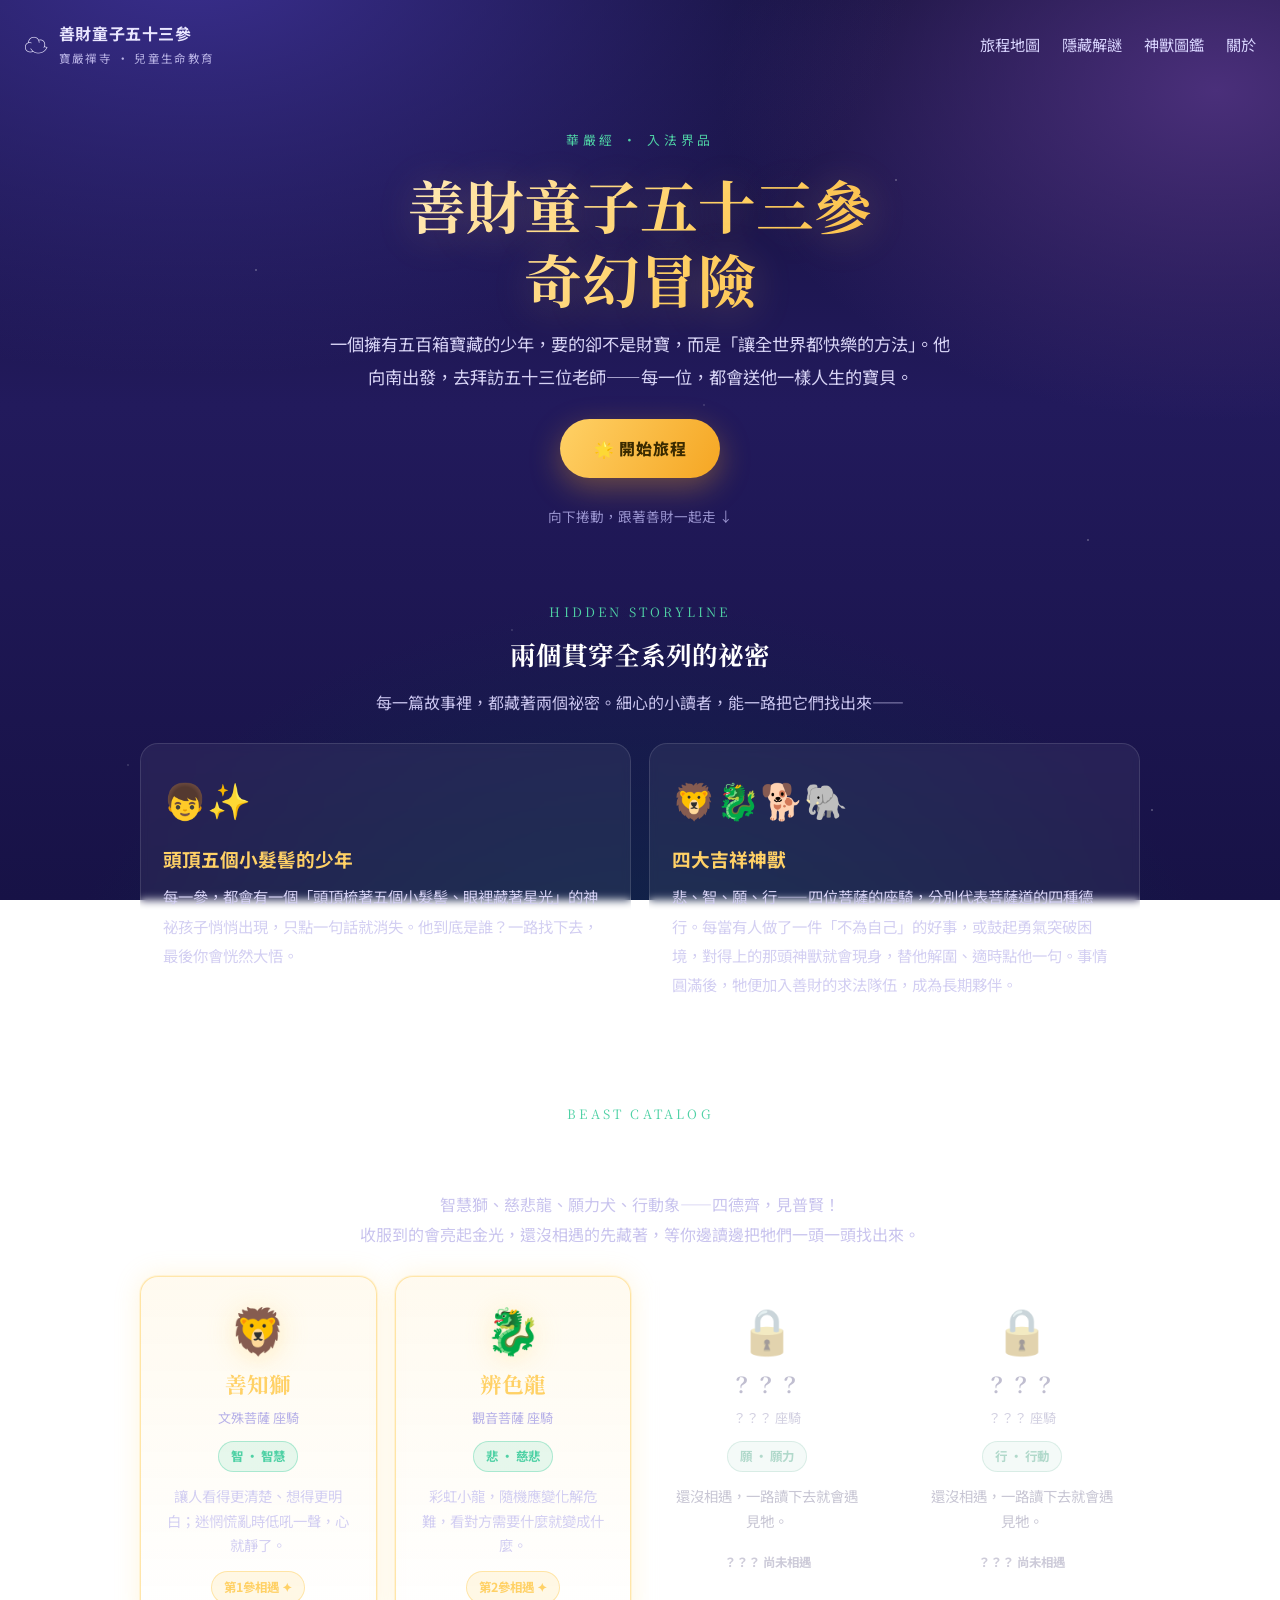
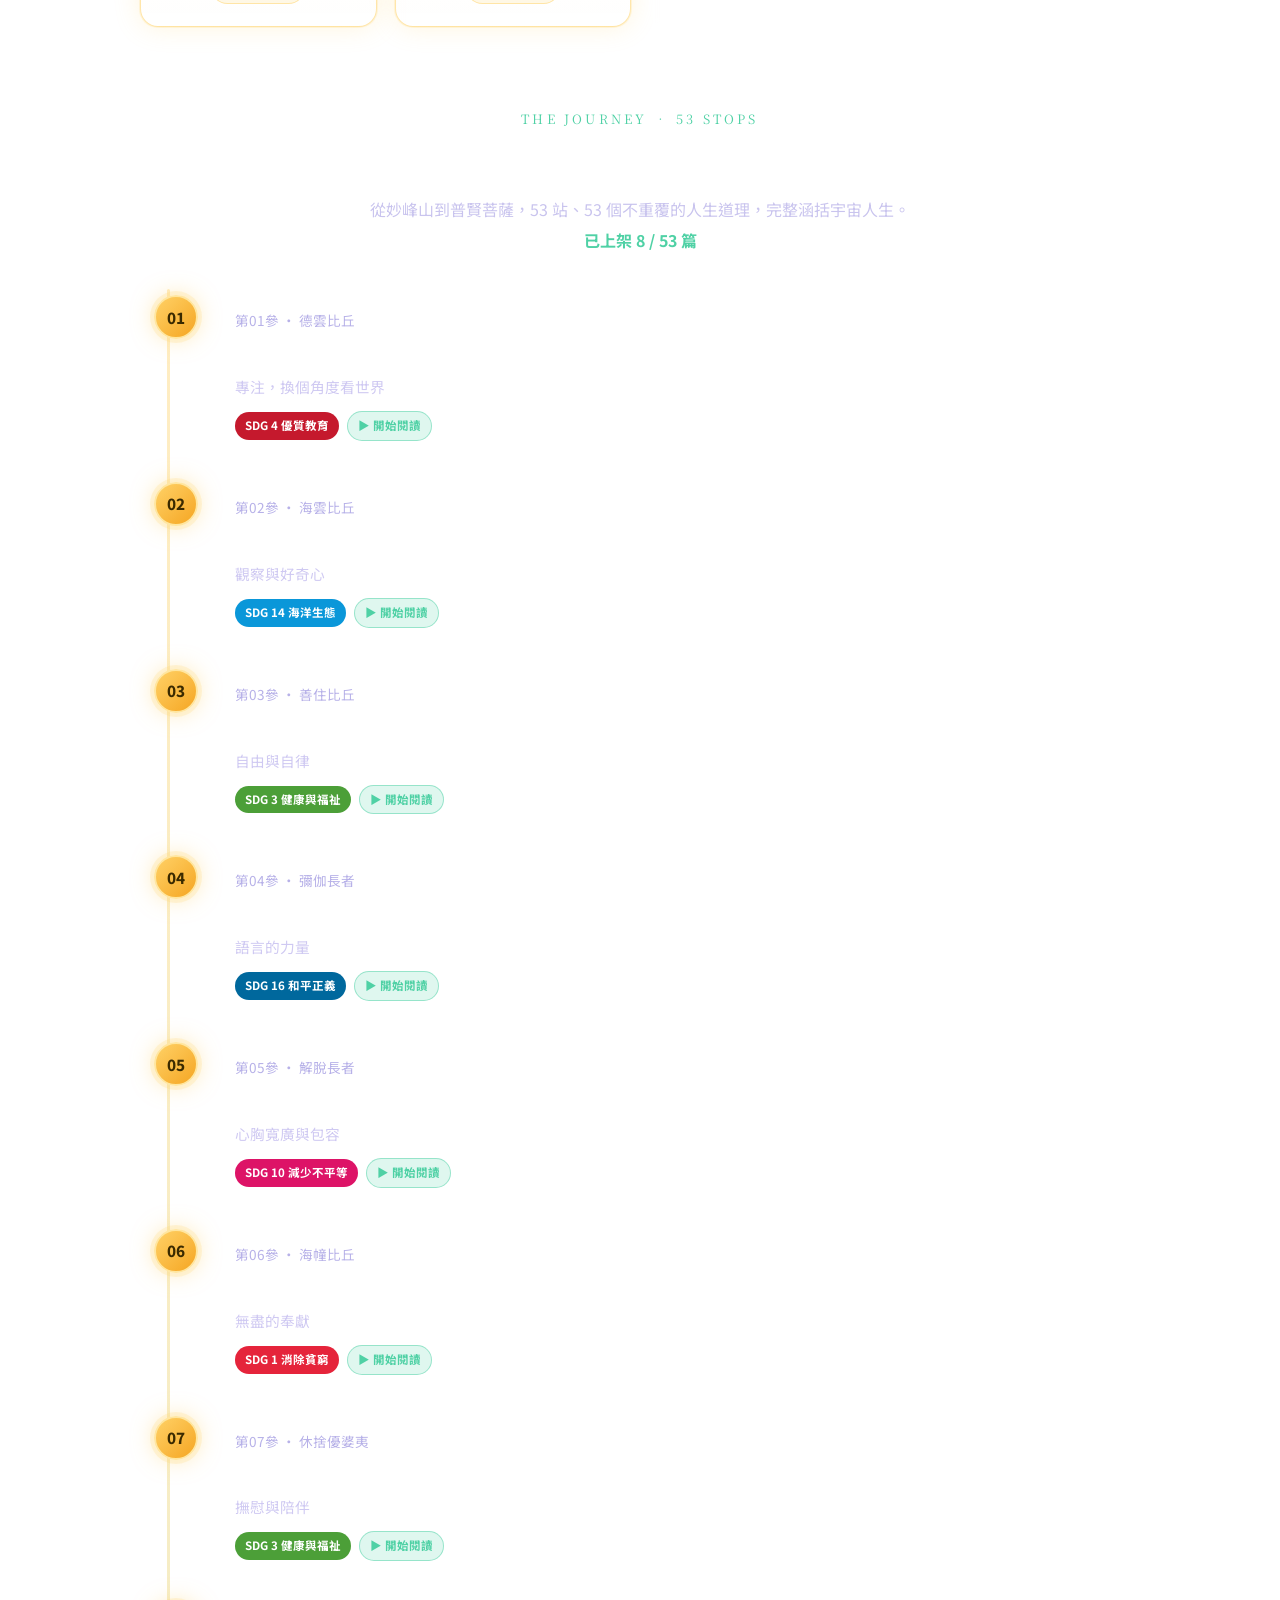
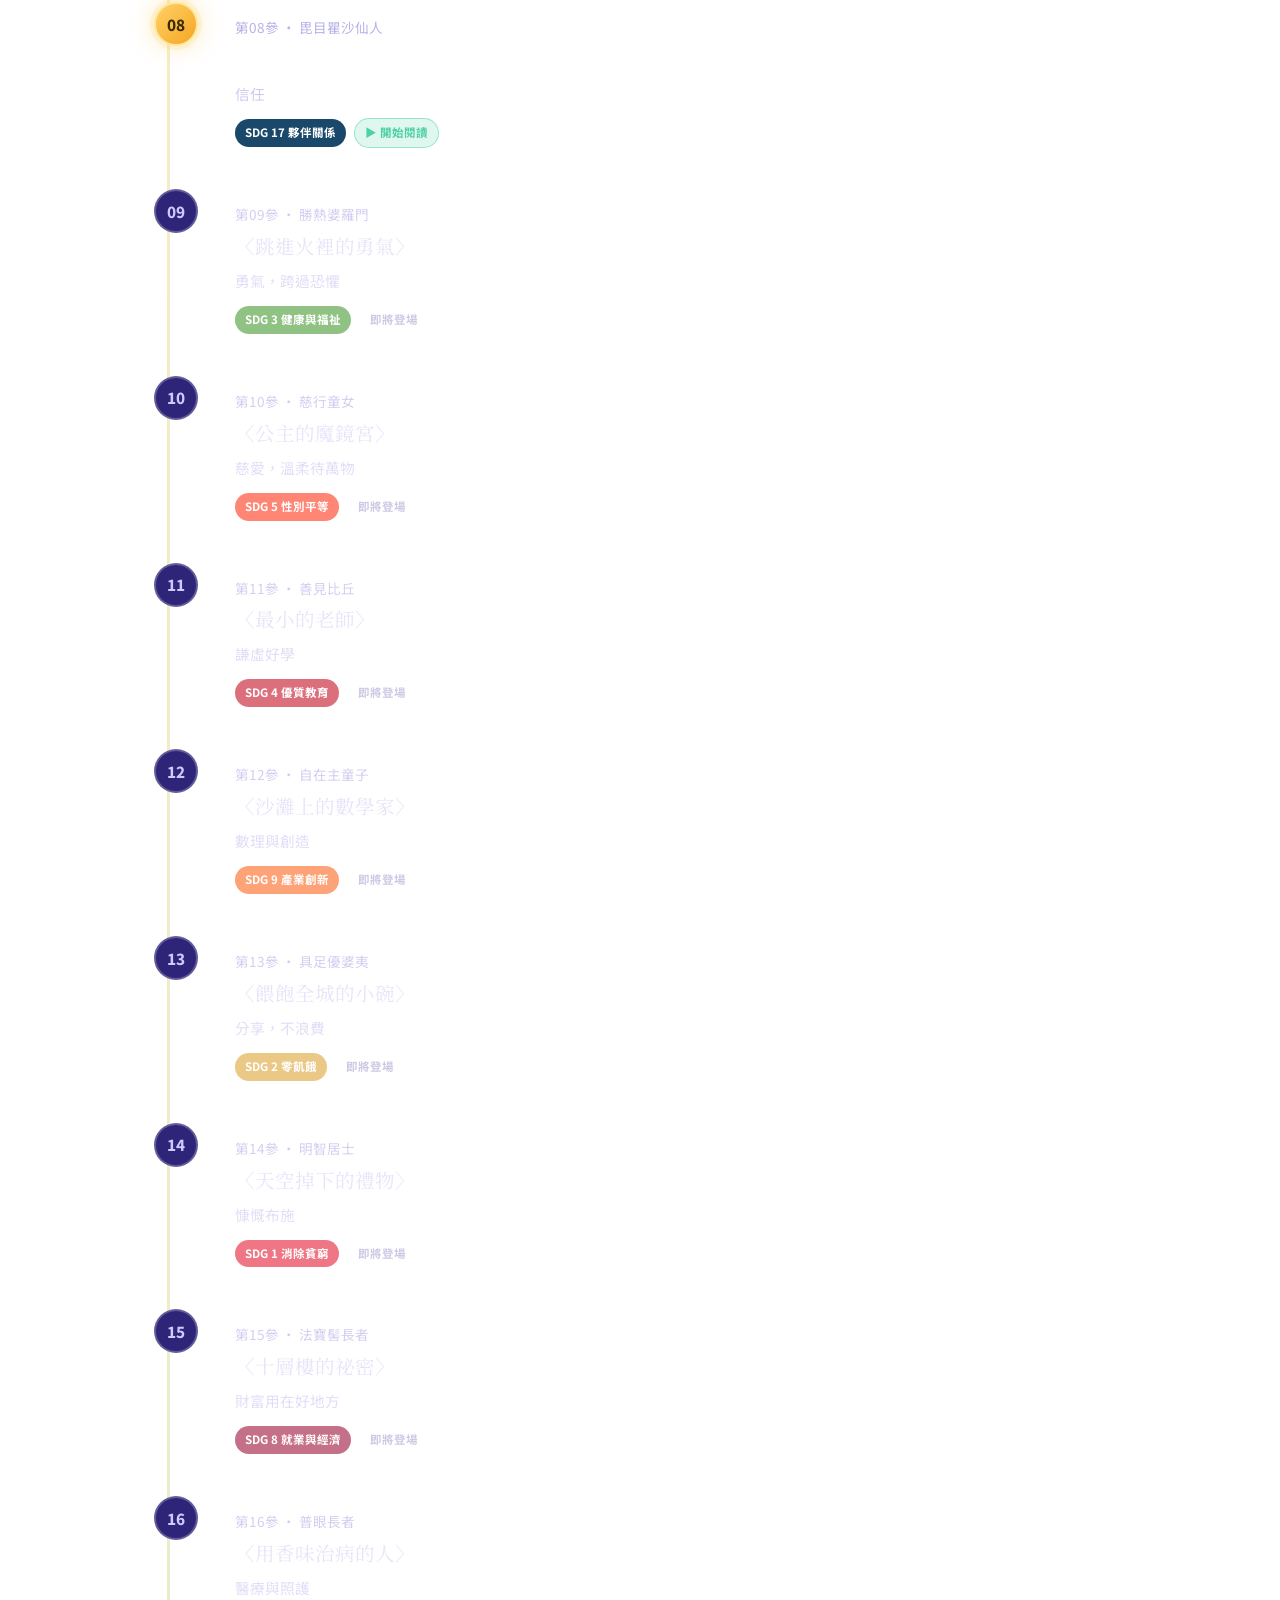
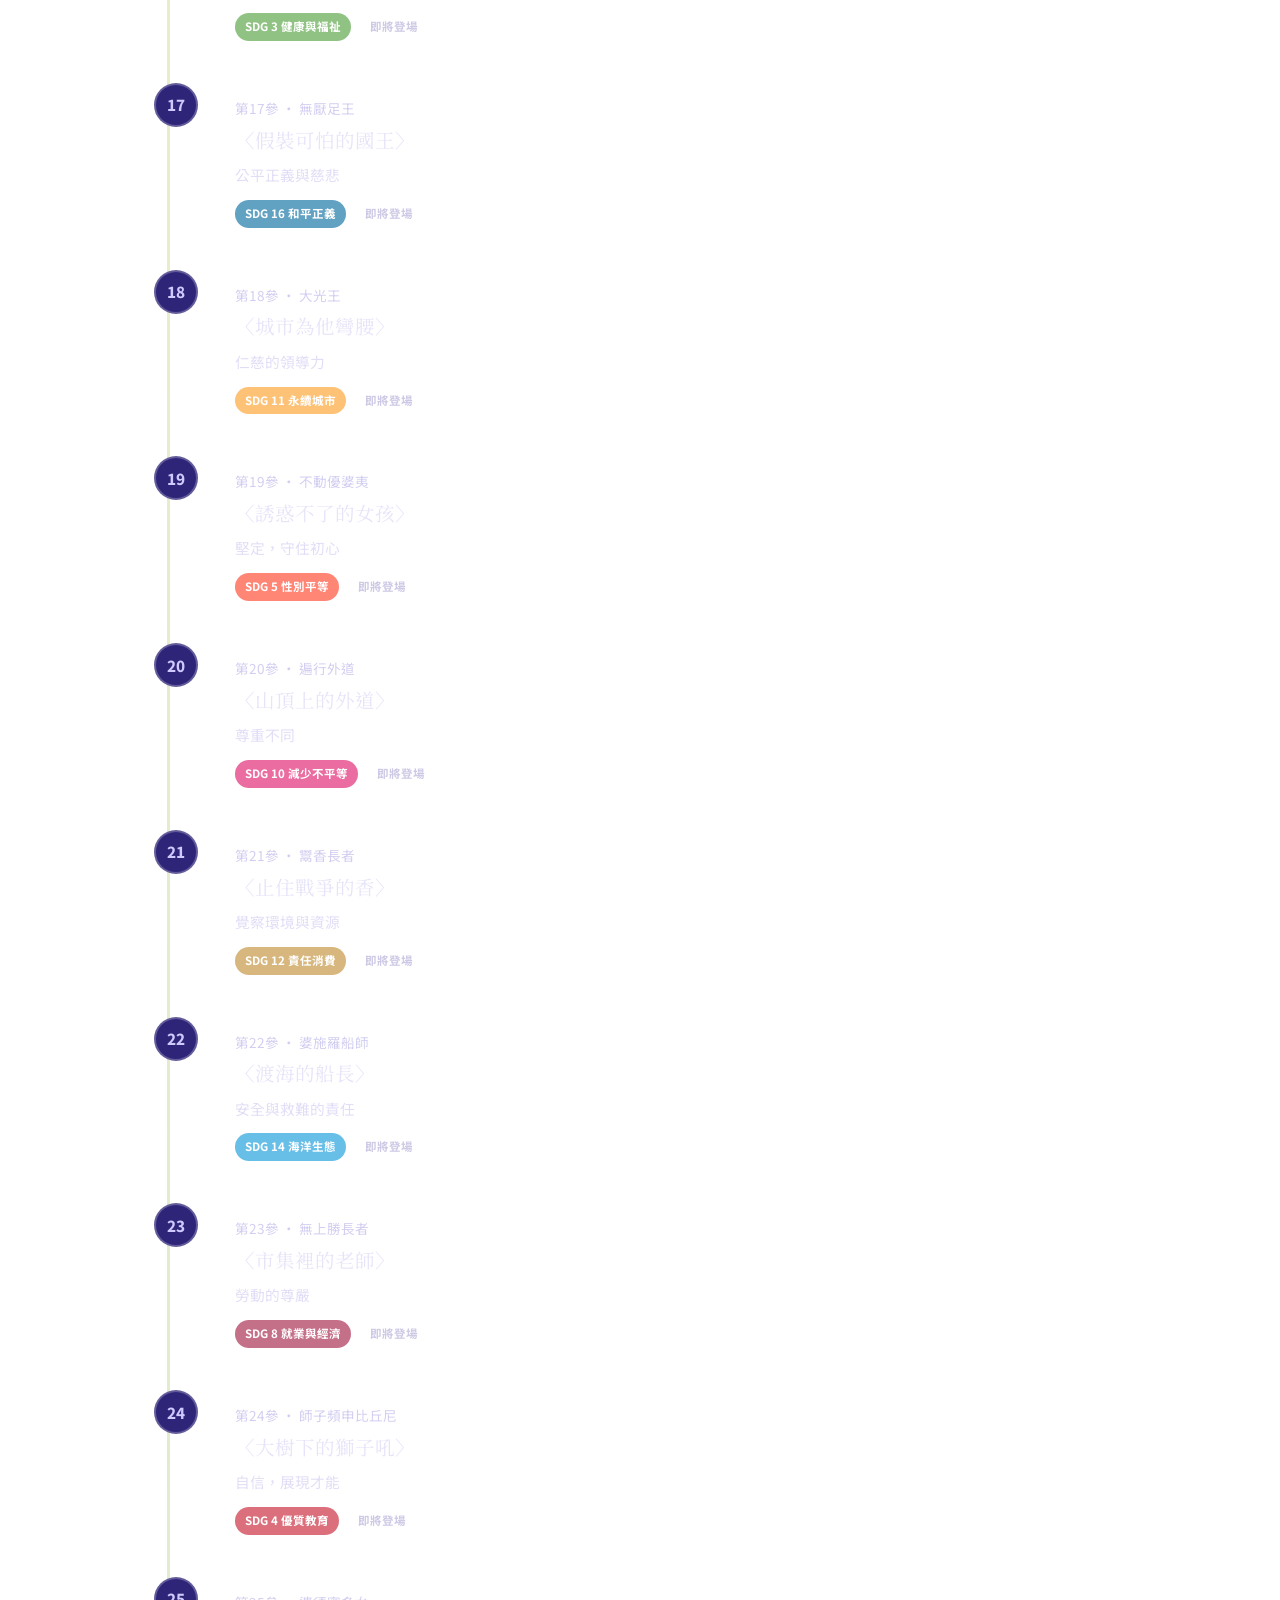
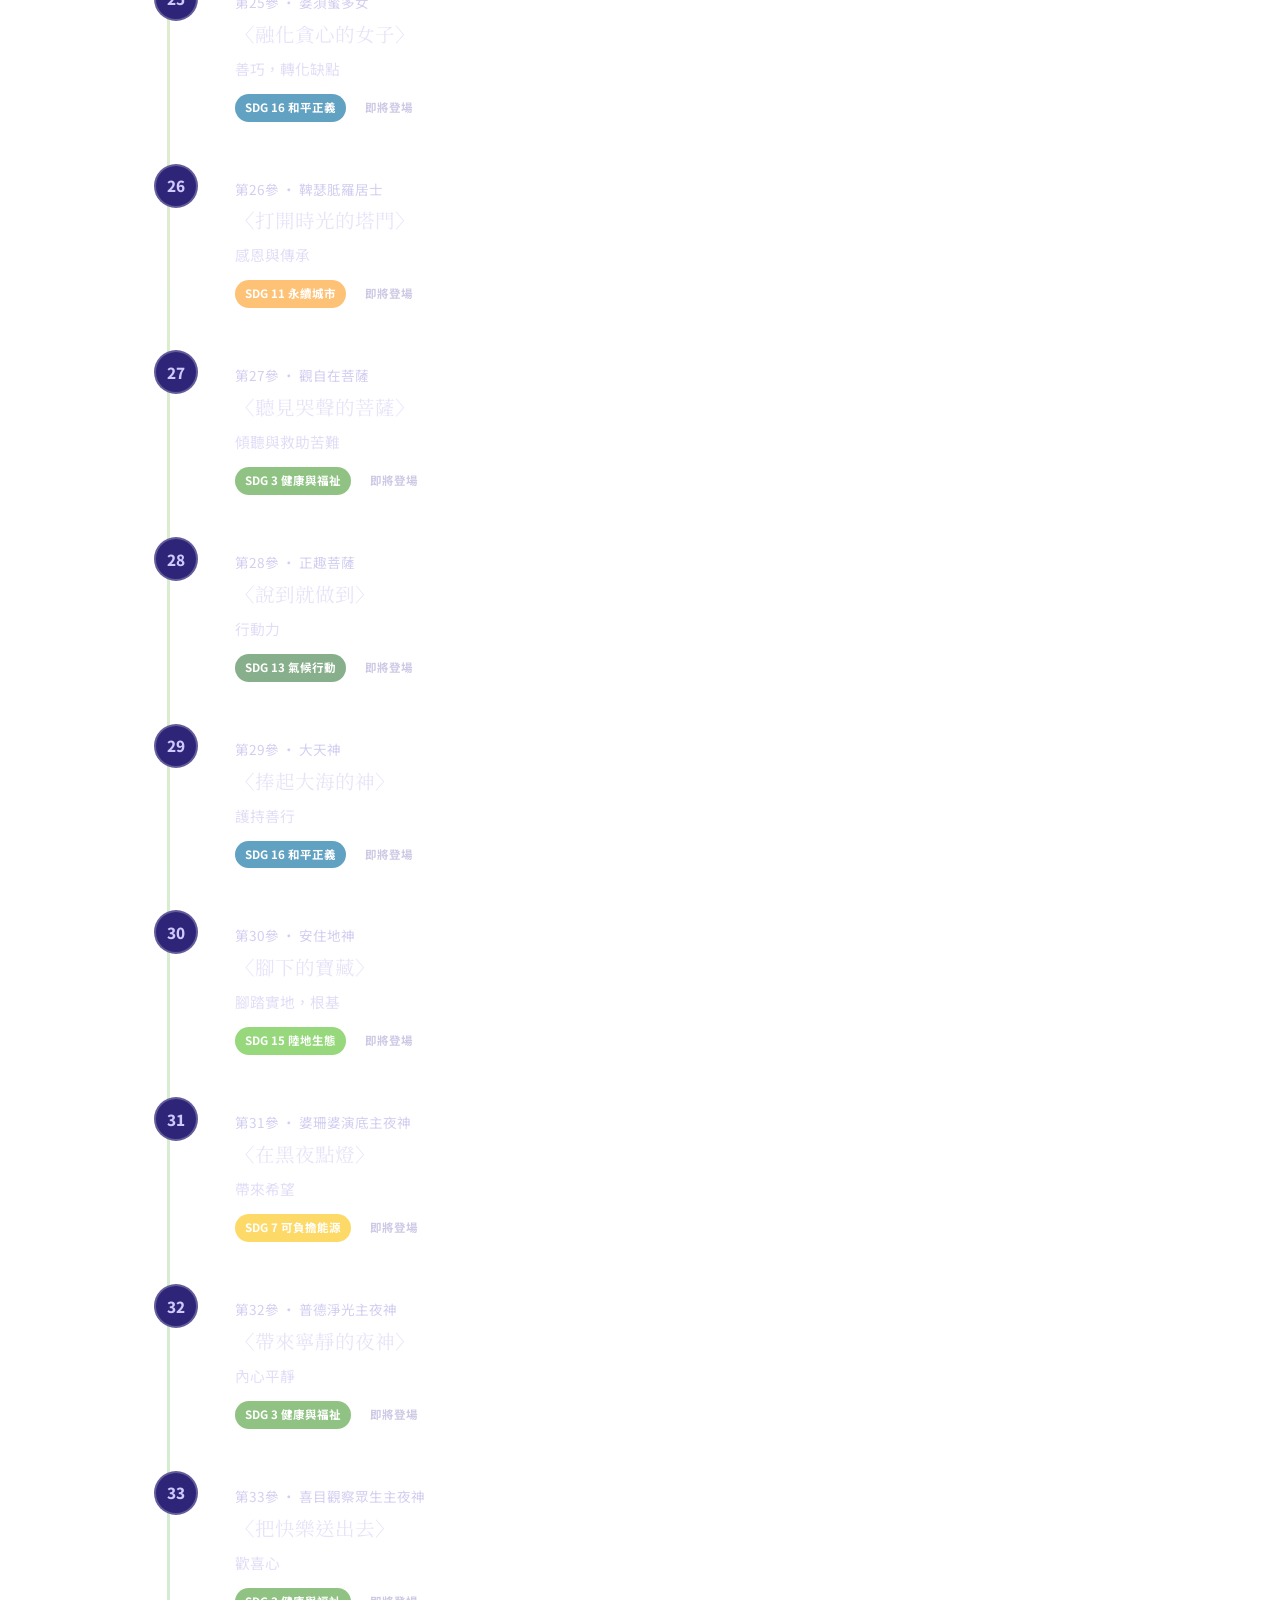
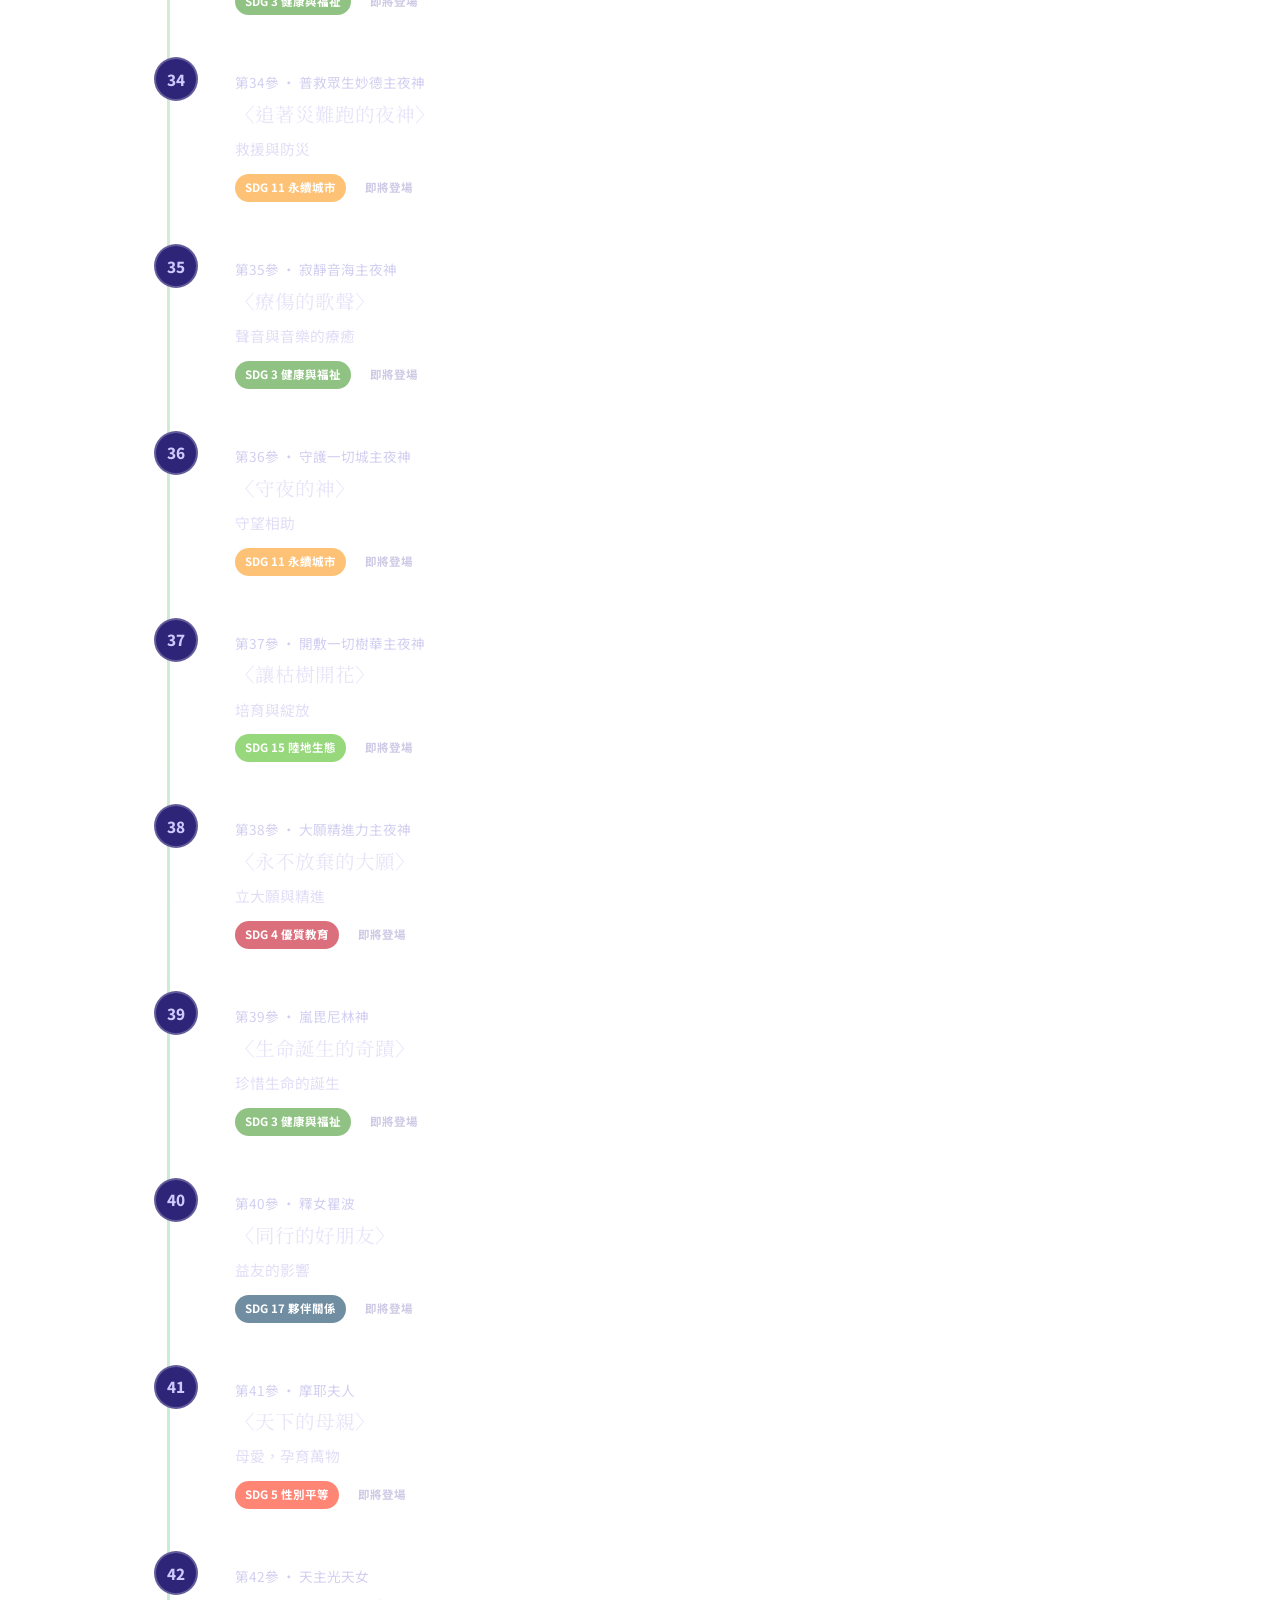
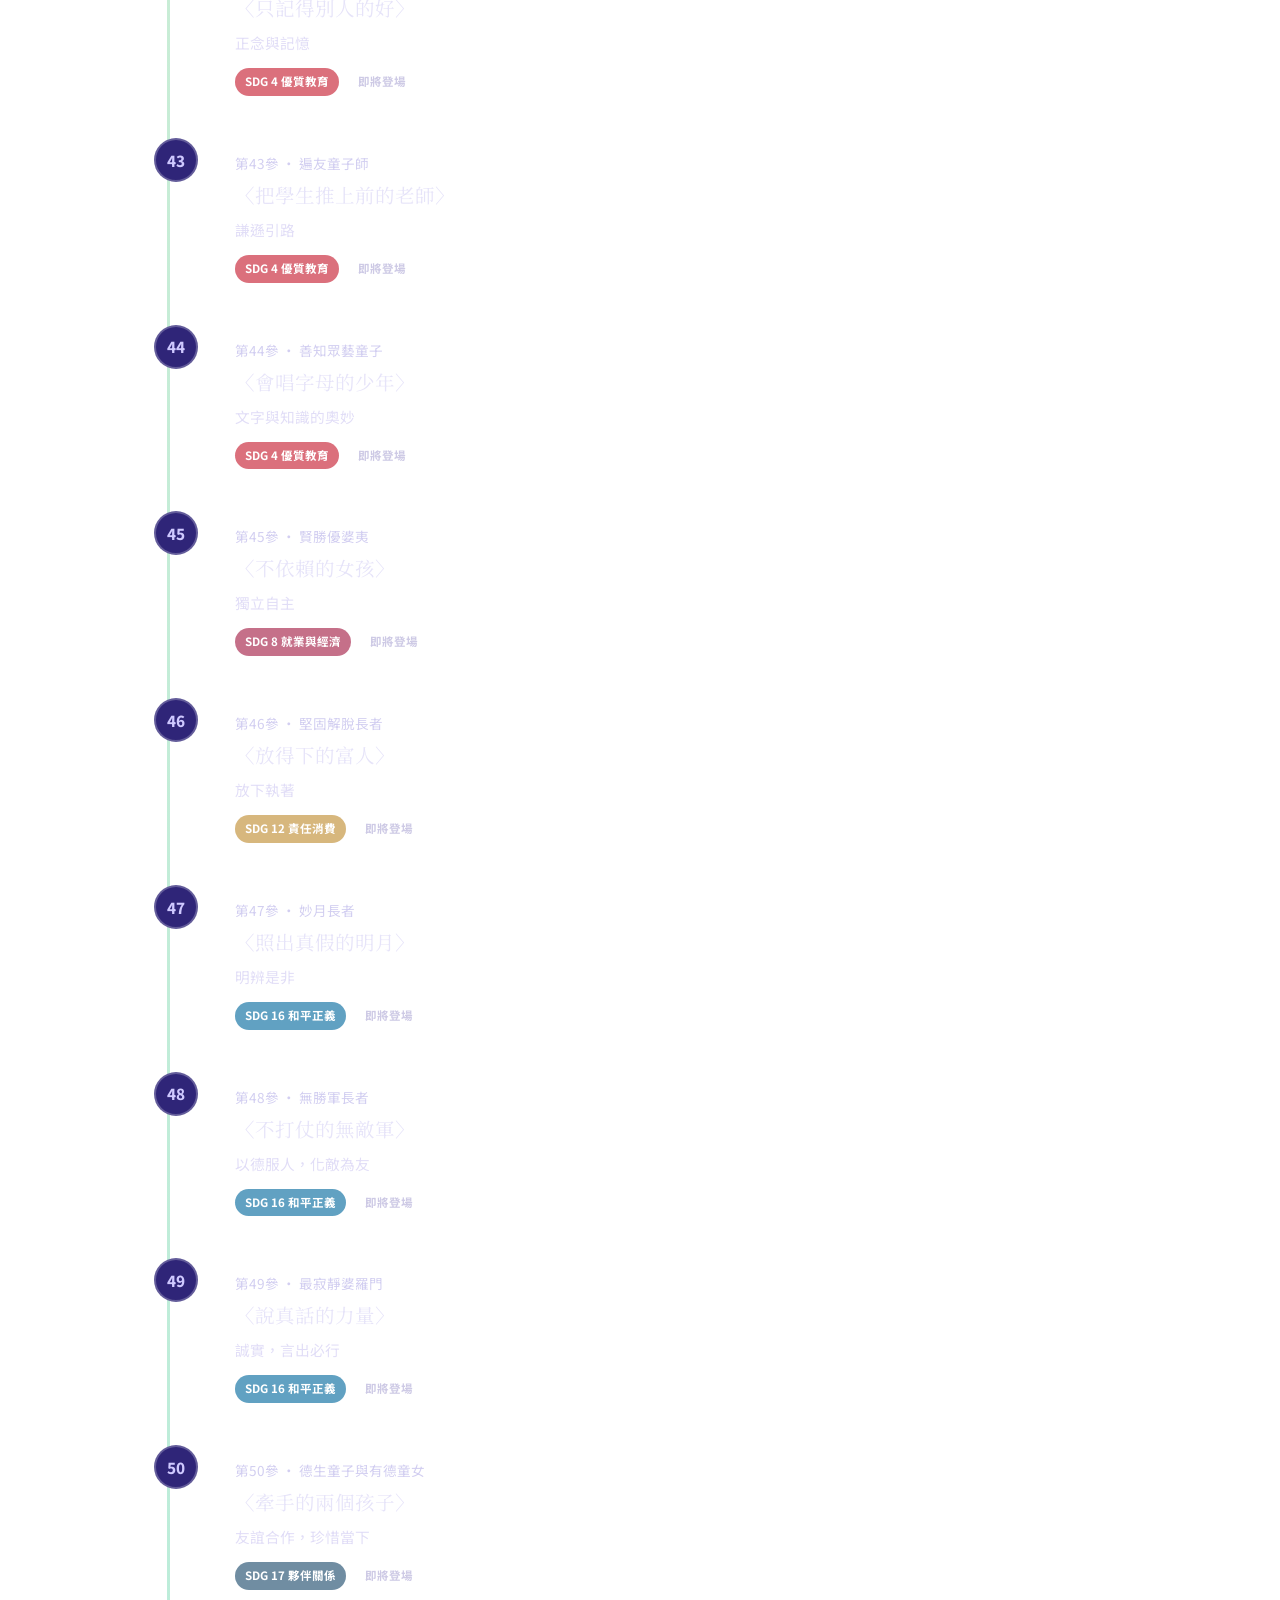
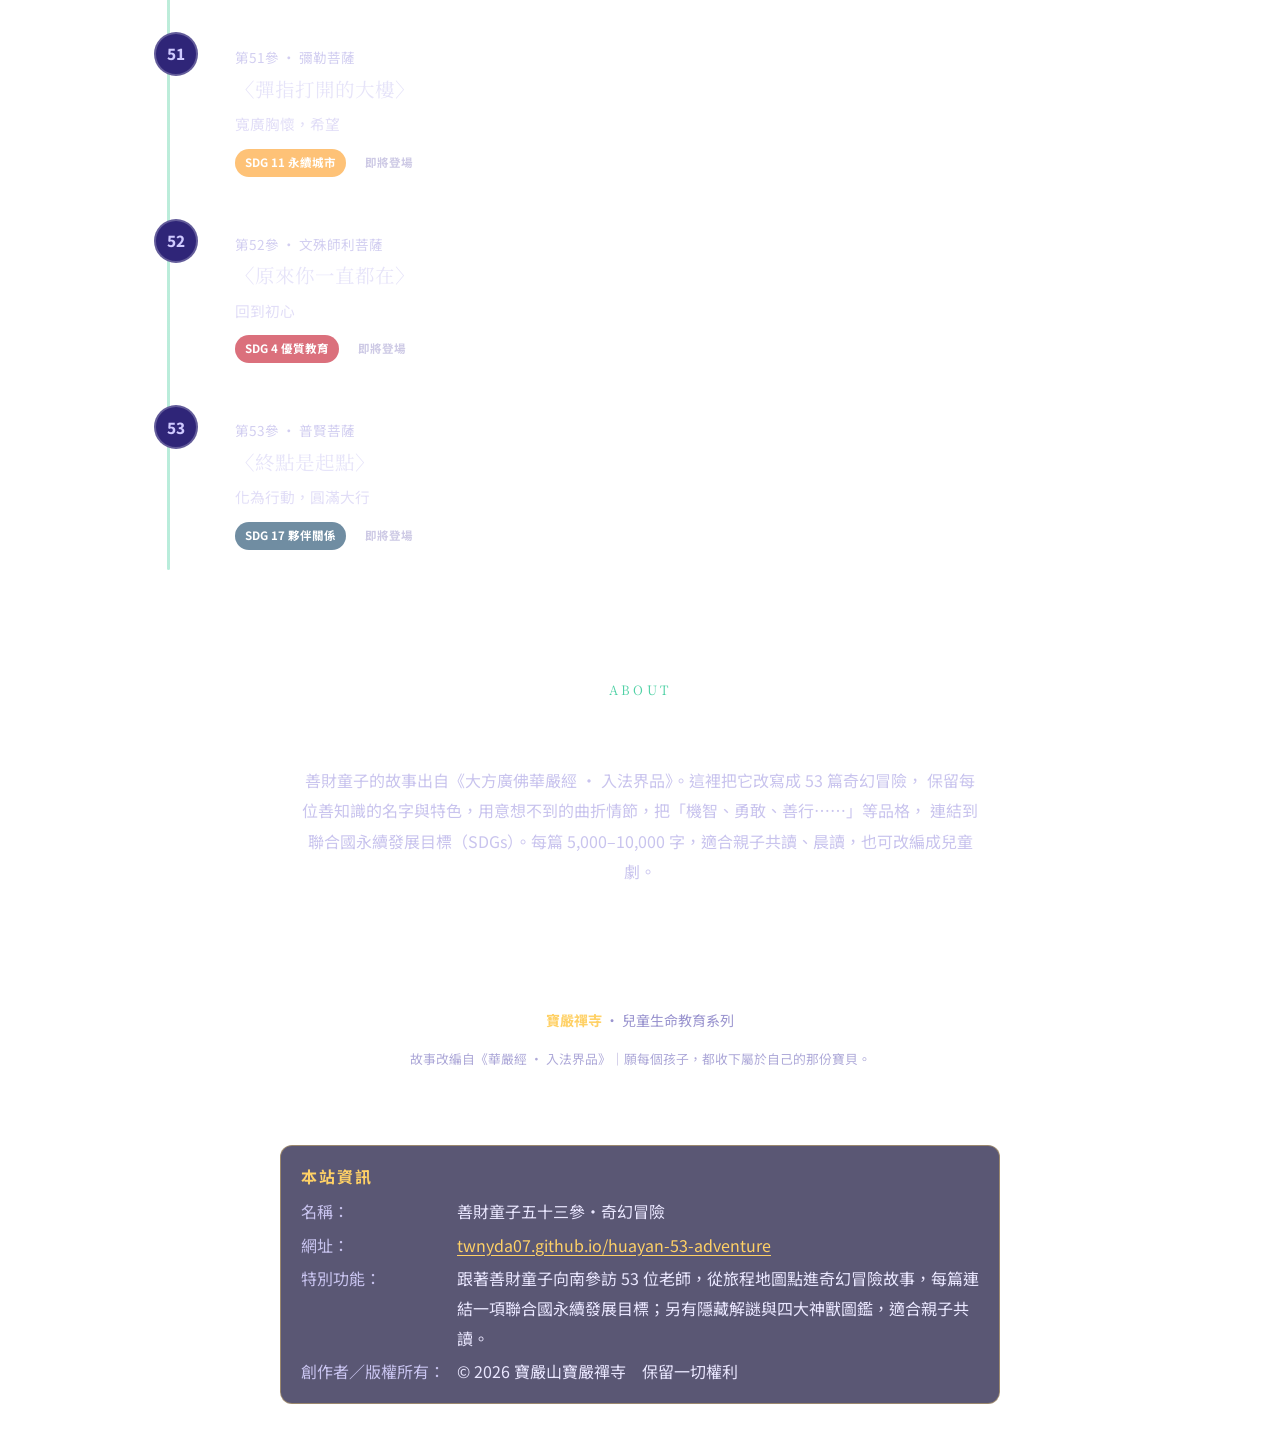
<file: index.html>
<!DOCTYPE html>
<html lang="zh-Hant">
<head>
  <meta charset="UTF-8" />
  <meta name="viewport" content="width=device-width, initial-scale=1.0" />
  <title>善財童子五十三參 ‧ 奇幻冒險 ｜ 寶嚴禪寺兒童生命教育</title>
  <meta name="description" content="把《華嚴經》善財童子五十三參，改編成 53 篇適合小學生的奇幻冒險故事。跟著善財童子向南參訪 53 位老師，收下 53 份人生的禮物。" />
  <link rel="preconnect" href="https://fonts.googleapis.com" />
  <link rel="preconnect" href="https://fonts.gstatic.com" crossorigin />
  <link href="https://fonts.googleapis.com/css2?family=Noto+Sans+TC:wght@400;500;700;900&family=Noto+Serif+TC:wght@600;700;900&display=swap" rel="stylesheet" />
  <link rel="stylesheet" href="assets/style.css" />
<style>
  /* 本站資訊（寶嚴禪寺所有開發一律附） */
  .siteinfo{position:relative; z-index:1; margin:0 auto 50px; width:calc(100% - 32px); max-width:720px; text-align:left; font-size:16px; line-height:1.85;
    color:#eae7ff; background:rgba(20,16,58,.7); border:1px solid rgba(255,209,102,.4); border-radius:12px; padding:16px 20px;}
  .siteinfo .si-h{color:var(--gold); font-weight:700; letter-spacing:.12em; margin-bottom:6px;}
  .siteinfo dl{display:grid; grid-template-columns:max-content 1fr; gap:4px 12px; margin:0;}
  .siteinfo dt{color:#c9c4f0; white-space:nowrap;}
  .siteinfo dd{margin:0; word-break:break-word;}
  .siteinfo a{color:var(--gold); text-decoration:underline; text-underline-offset:3px; display:inline-block; padding:6px 0; margin:-6px 0;}
  @media(max-width:420px){ .siteinfo dl{grid-template-columns:1fr; gap:0;} .siteinfo dd{margin-bottom:6px;} }
</style>
</head>
<body>
  <header class="site-header">
    <div class="brand">
      <span class="logo">☁️</span>
      <span>善財童子五十三參<small>寶嚴禪寺 ‧ 兒童生命教育</small></span>
    </div>
    <nav>
      <a href="#journey-section">旅程地圖</a>
      <a href="#secret">隱藏解謎</a>
      <a href="#beasts-section">神獸圖鑑</a>
      <a href="#about">關於</a>
    </nav>
  </header>

  <main class="wrap">
    <!-- Hero -->
    <section class="hero">
      <div class="kicker">華嚴經 ‧ 入法界品</div>
      <h1>善財童子五十三參<br />奇幻冒險</h1>
      <p class="lead">一個擁有五百箱寶藏的少年，要的卻不是財寶，而是「讓全世界都快樂的方法」。他向南出發，去拜訪五十三位老師——每一位，都會送他一樣人生的寶貝。</p>
      <a class="cta" href="#journey-section">🌟 開始旅程</a>
      <div class="scroll-hint">向下捲動，跟著善財一起走 ↓</div>
    </section>

    <!-- 隱藏解謎 -->
    <section class="block" id="secret">
      <h2 class="section-title"><span class="zh-sub">HIDDEN STORYLINE</span>兩個貫穿全系列的祕密</h2>
      <p class="section-lead">每一篇故事裡，都藏著兩個祕密。細心的小讀者，能一路把它們找出來——</p>
      <div class="secret-grid">
        <div class="secret-card">
          <div class="emoji">👦✨</div>
          <h3>頭頂五個小髮髻的少年</h3>
          <p>每一參，都會有一個「頭頂梳著五個小髮髻、眼裡藏著星光」的神祕孩子悄悄出現，只點一句話就消失。他到底是誰？一路找下去，最後你會恍然大悟。</p>
        </div>
        <div class="secret-card">
          <div class="emoji">🦁🐉🐕🐘</div>
          <h3>四大吉祥神獸</h3>
          <p>悲、智、願、行——四位菩薩的座騎，分別代表菩薩道的四種德行。每當有人做了一件「不為自己」的好事，或鼓起勇氣突破困境，對得上的那頭神獸就會現身，替他解圍、適時點他一句。事情圓滿後，牠便加入善財的求法隊伍，成為長期夥伴。</p>
        </div>
      </div>
    </section>

    <!-- 神獸圖鑑 -->
    <section class="block" id="beasts-section">
      <h2 class="section-title"><span class="zh-sub">BEAST CATALOG</span>四大神獸圖鑑</h2>
      <p class="section-lead">智慧獅、慈悲龍、願力犬、行動象——四德齊，見普賢！<br />收服到的會亮起金光，還沒相遇的先藏著，等你邊讀邊把牠們一頭一頭找出來。</p>
      <div class="beast-grid" id="beasts"><!-- 由 app.js 依 catalog.js 產生 --></div>
    </section>

    <!-- 旅程地圖 -->
    <section class="block" id="journey-section">
      <h2 class="section-title"><span class="zh-sub">THE JOURNEY ‧ 53 STOPS</span>向南的旅程地圖</h2>
      <p class="section-lead">從妙峰山到普賢菩薩，53 站、53 個不重覆的人生道理，完整涵括宇宙人生。<br /><strong id="progress" style="color:var(--jade)">已上架 8 / 53 篇</strong></p>
      <div class="journey" id="journey"><!-- 由 app.js 依 catalog.js 產生 --></div>
    </section>

    <!-- 關於 -->
    <section class="block" id="about">
      <h2 class="section-title"><span class="zh-sub">ABOUT</span>關於這個系列</h2>
      <p class="section-lead">
        善財童子的故事出自《大方廣佛華嚴經 ‧ 入法界品》。這裡把它改寫成 53 篇奇幻冒險，
        保留每位善知識的名字與特色，用意想不到的曲折情節，把「機智、勇敢、善行……」等品格，
        連結到聯合國永續發展目標（SDGs）。每篇 5,000–10,000 字，適合親子共讀、晨讀，也可改編成兒童劇。
      </p>
    </section>
  </main>

  <footer class="site-footer">
    <p><span class="temple">寶嚴禪寺</span> ‧ 兒童生命教育系列</p>
    <p style="font-size:.8rem;opacity:.8">故事改編自《華嚴經 ‧ 入法界品》｜願每個孩子，都收下屬於自己的那份寶貝。</p>
  </footer>

  <section class="siteinfo" aria-label="本站資訊">
    <div class="si-h">本站資訊</div>
    <dl>
      <dt>名稱：</dt><dd>善財童子五十三參・奇幻冒險</dd>
      <dt>網址：</dt><dd><a href="https://twnyda07.github.io/huayan-53-adventure/">twnyda07.github.io/huayan-53-adventure</a></dd>
      <dt>特別功能：</dt><dd>跟著善財童子向南參訪 53 位老師，從旅程地圖點進奇幻冒險故事，每篇連結一項聯合國永續發展目標；另有隱藏解謎與四大神獸圖鑑，適合親子共讀。</dd>
      <dt>創作者／版權所有：</dt><dd>© 2026 寶嚴山寶嚴禪寺　保留一切權利</dd>
    </dl>
  </section>

  <script src="data/catalog.js"></script>
  <script src="assets/app.js"></script>
</body>
</html>
</file>
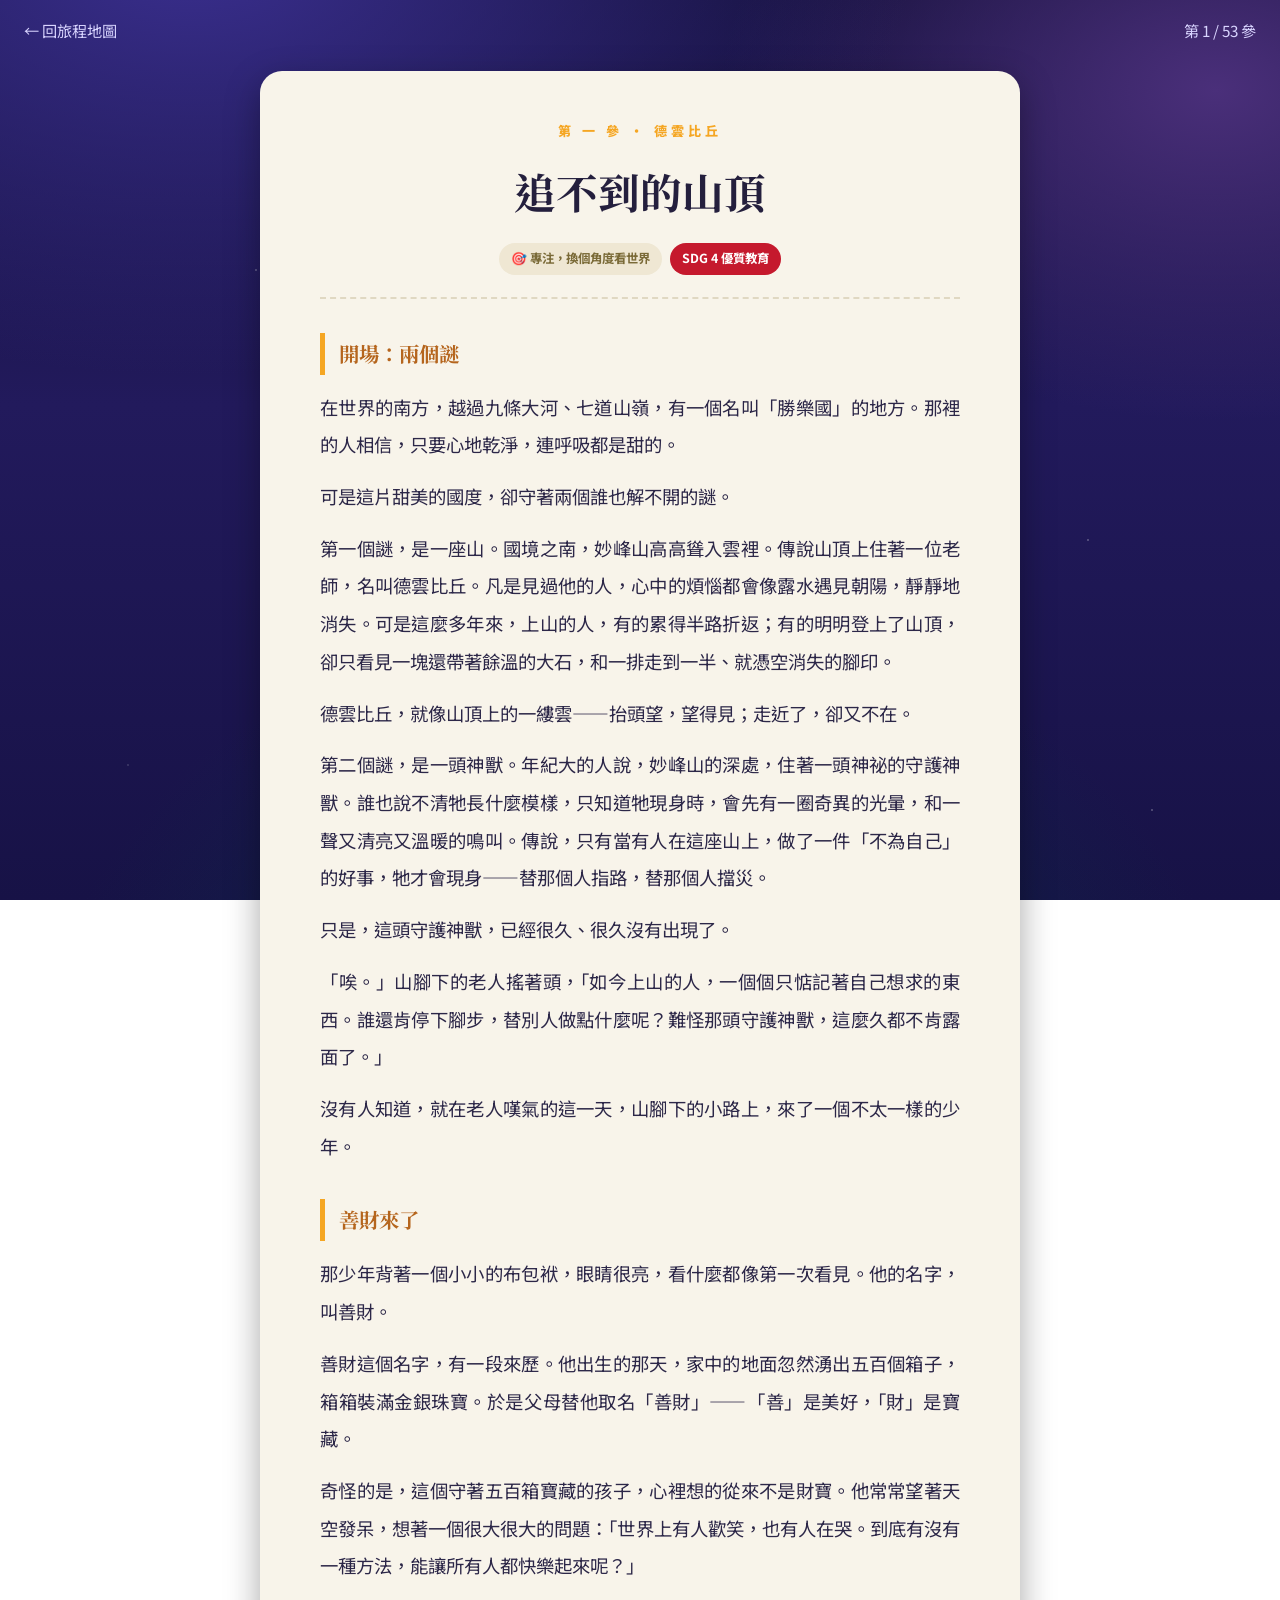
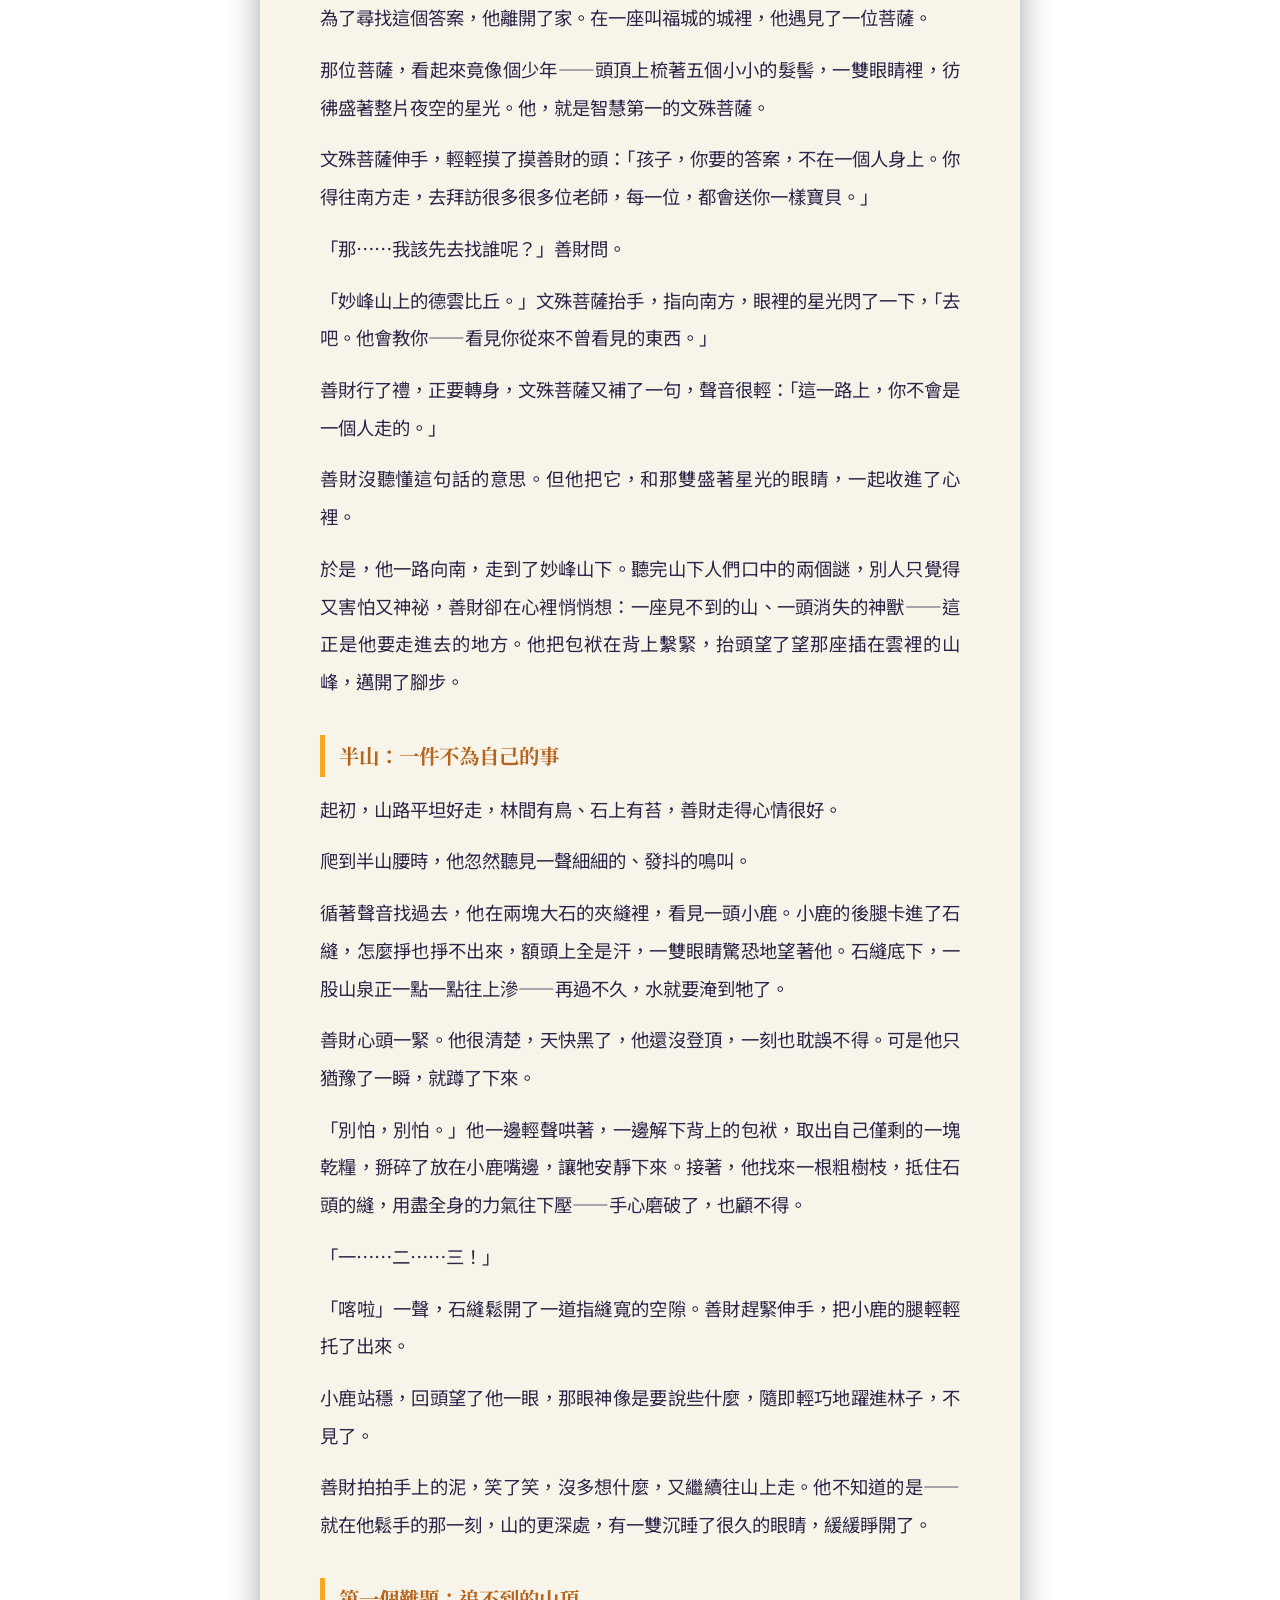
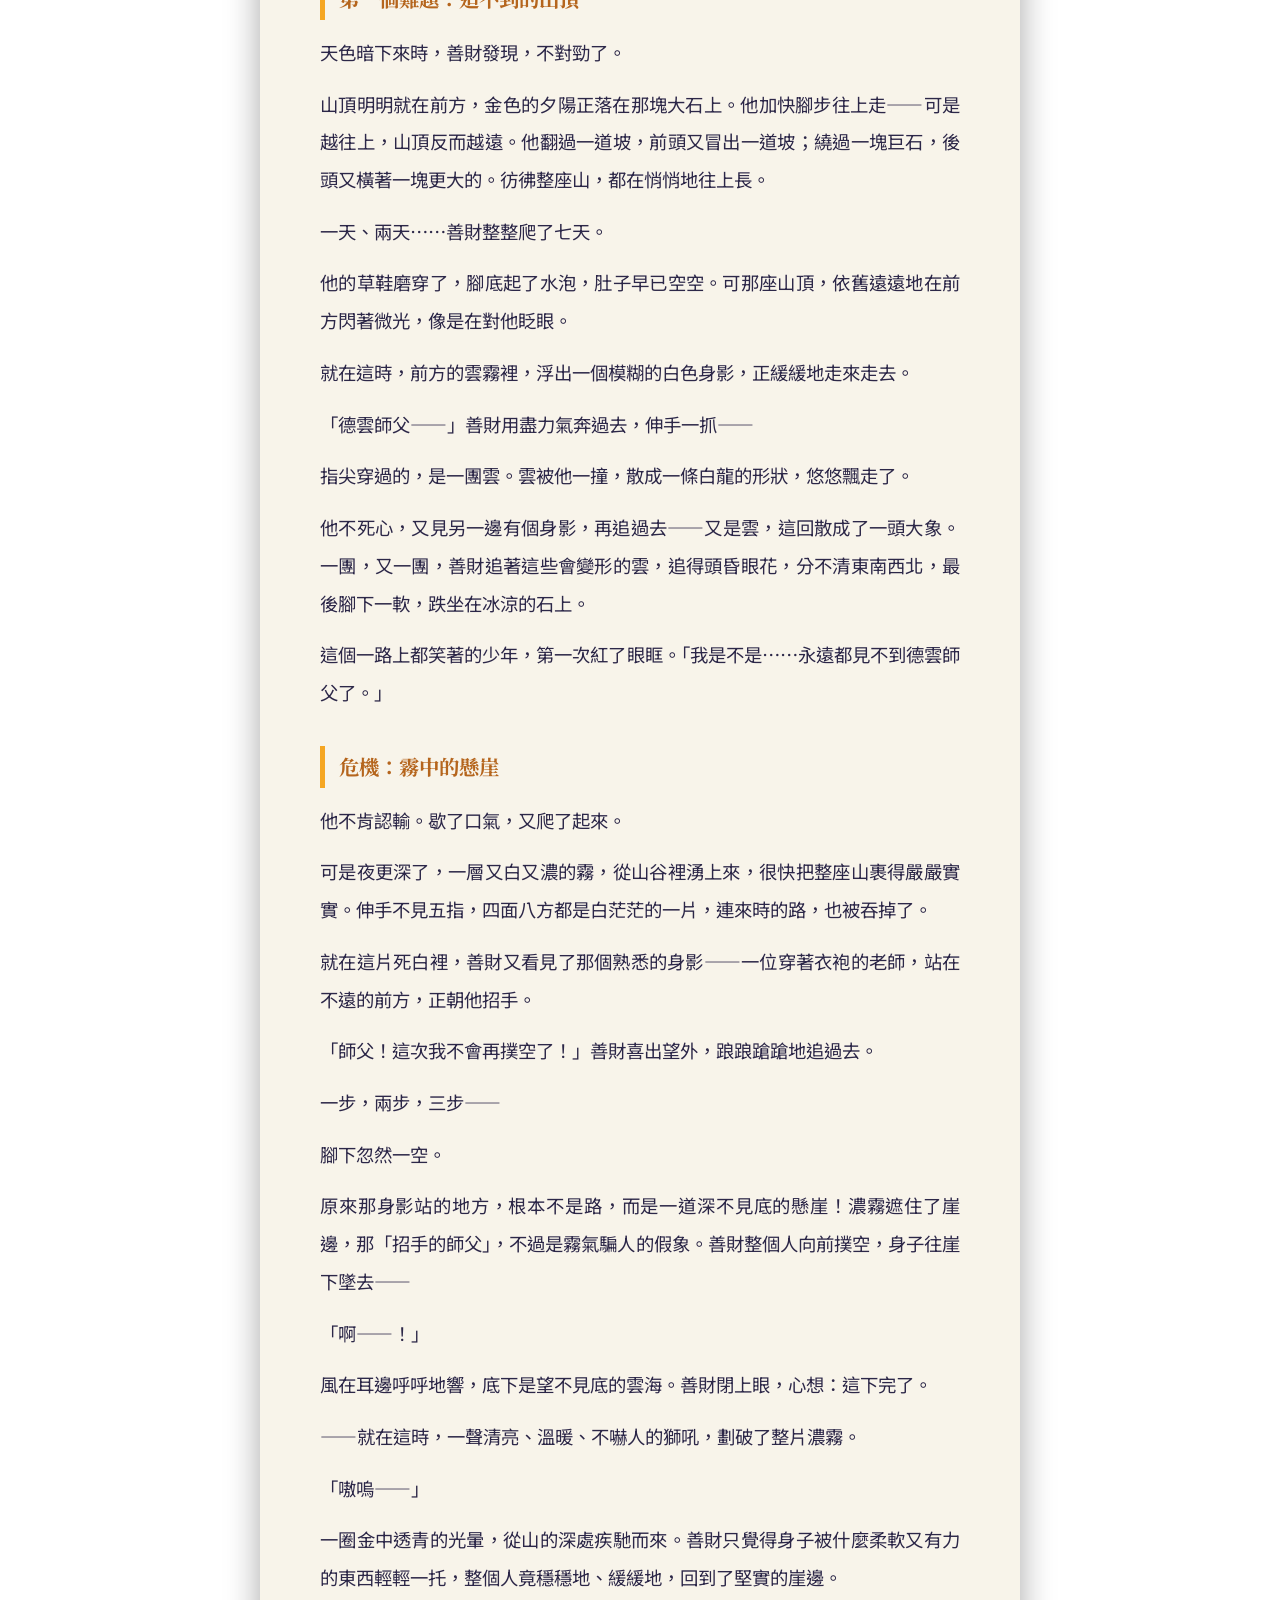
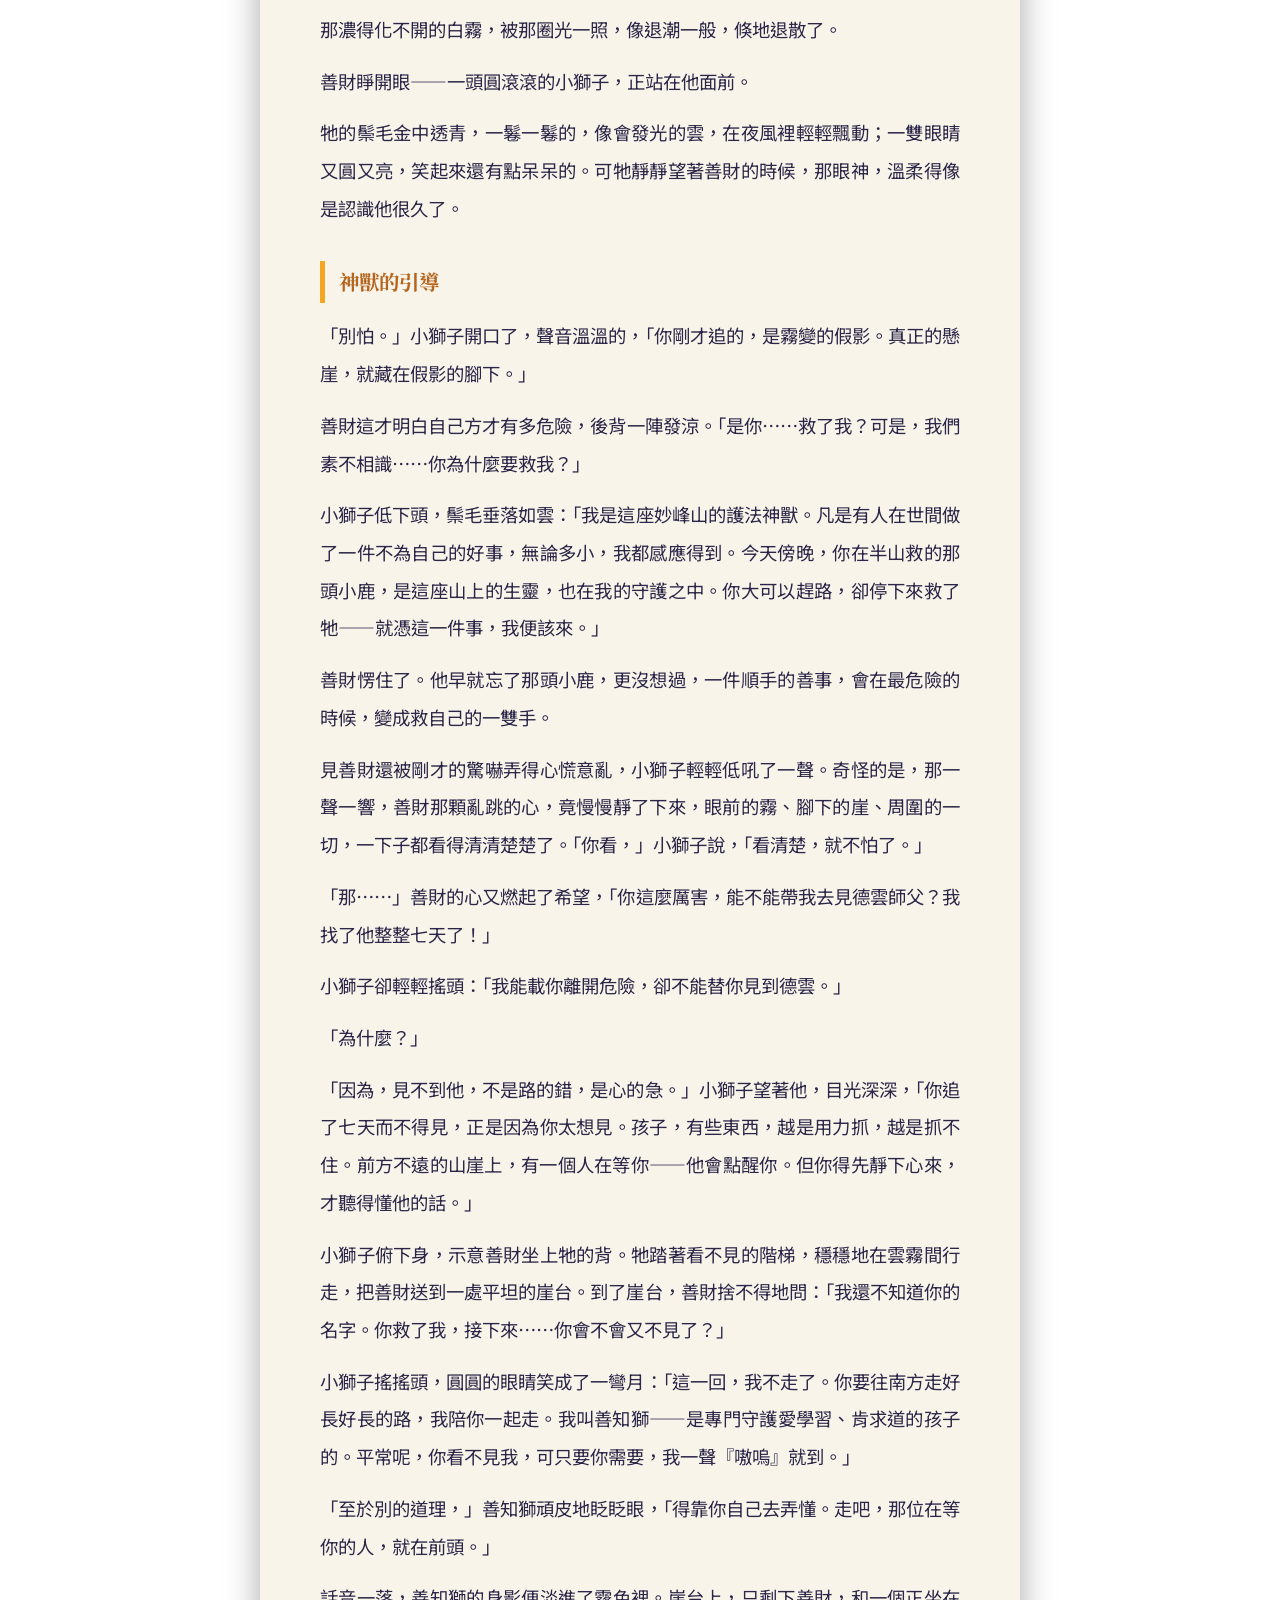
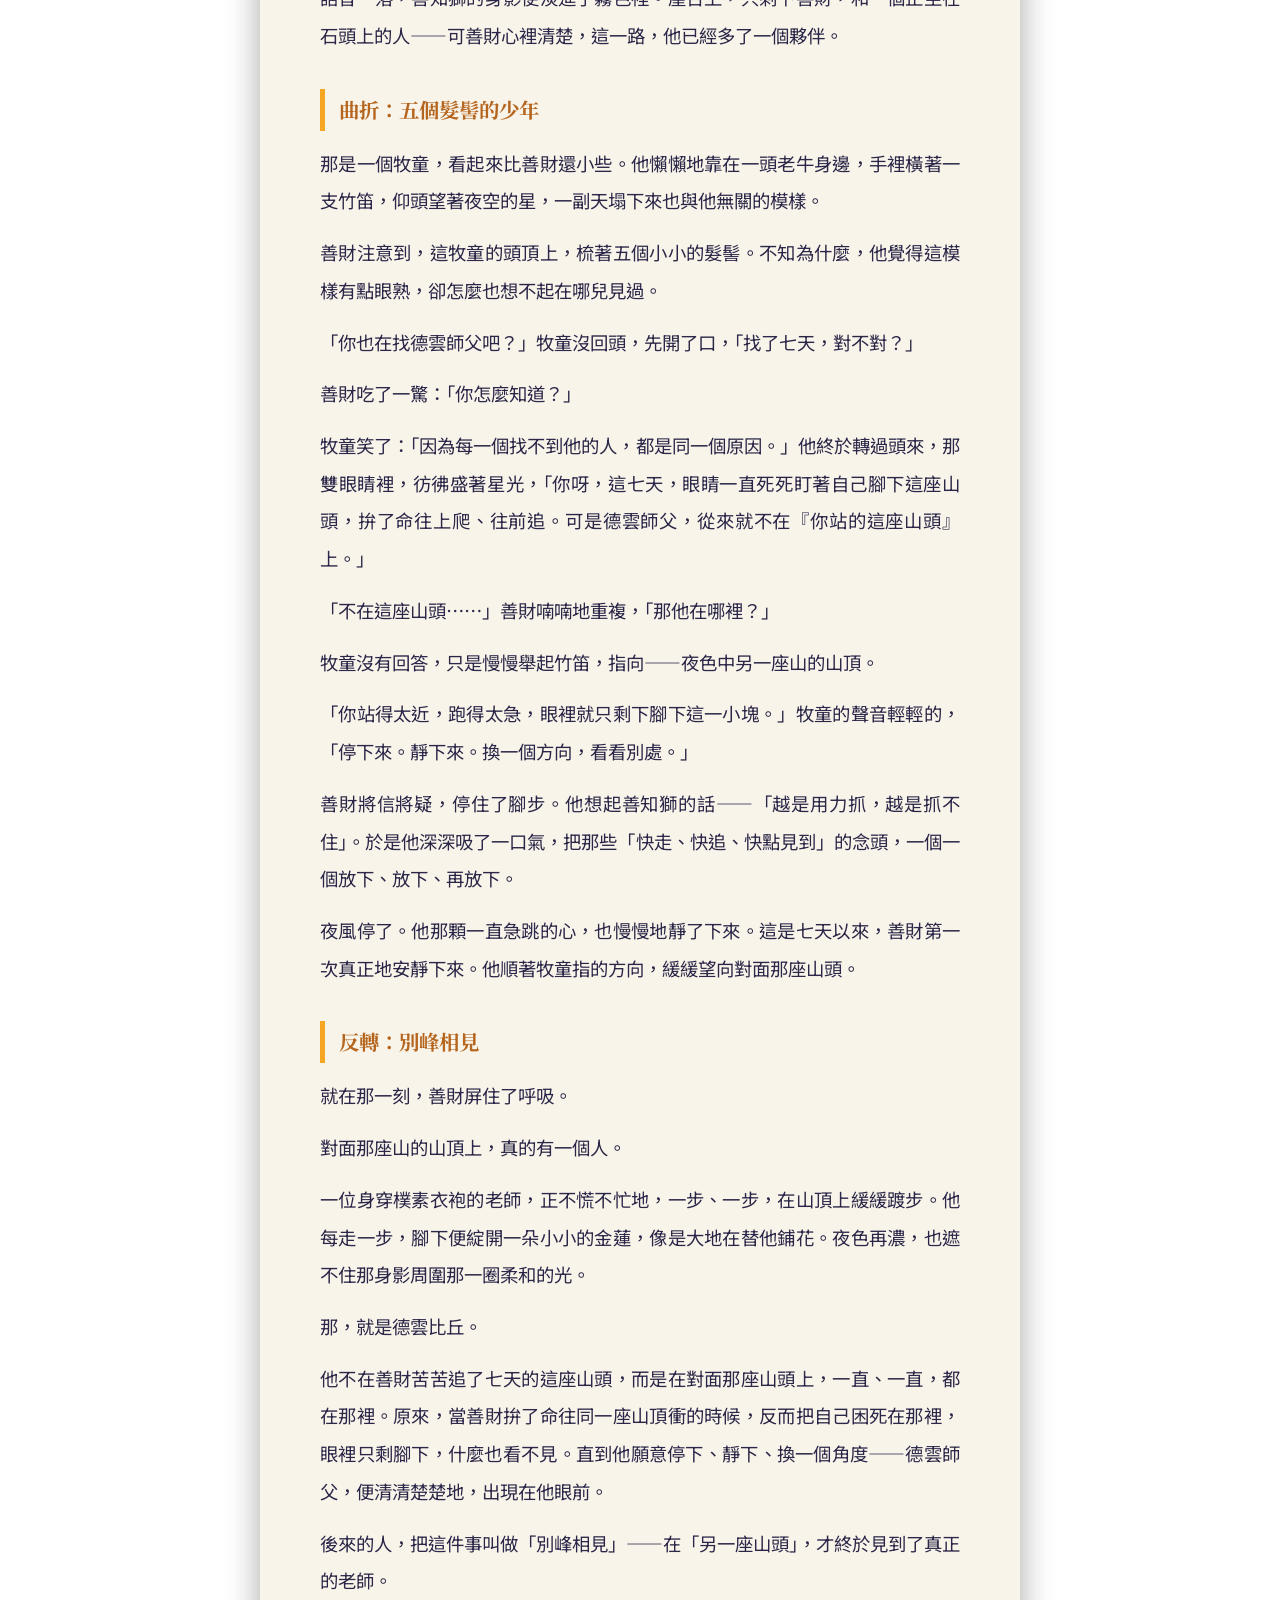
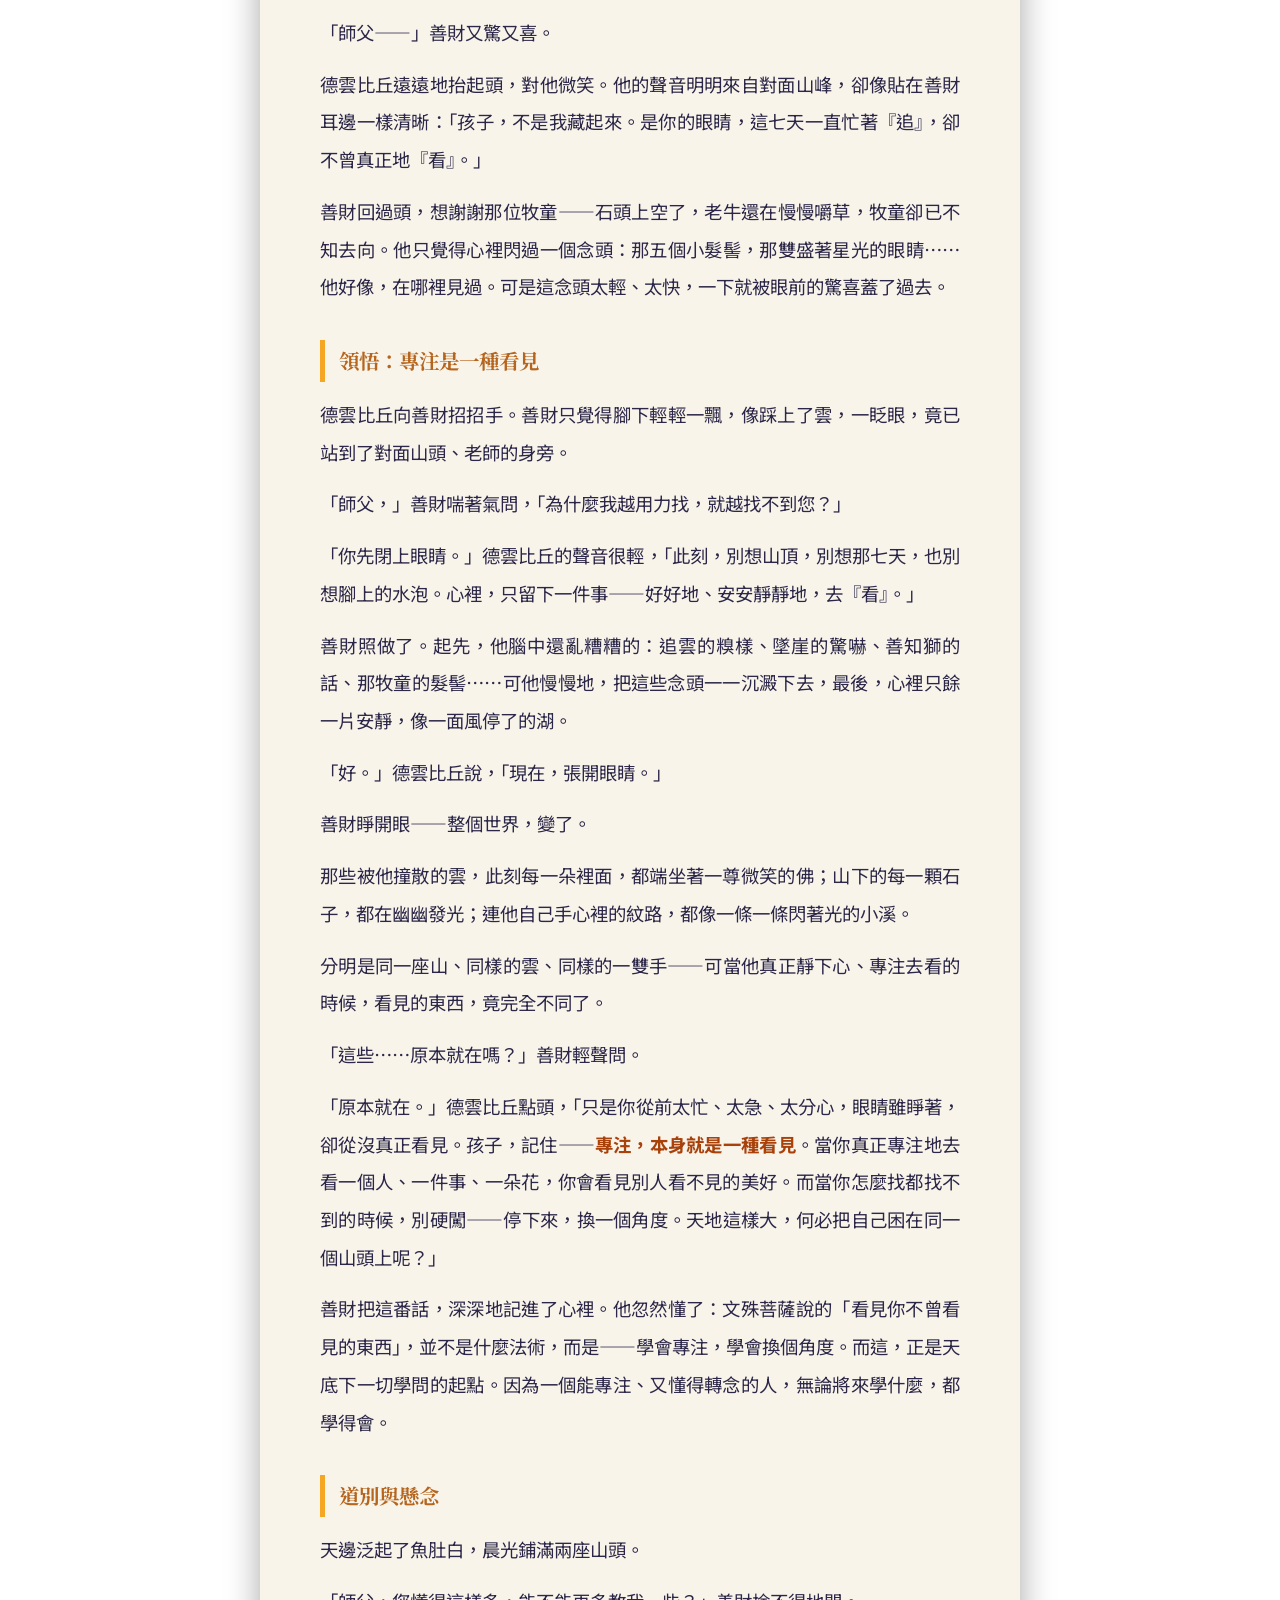
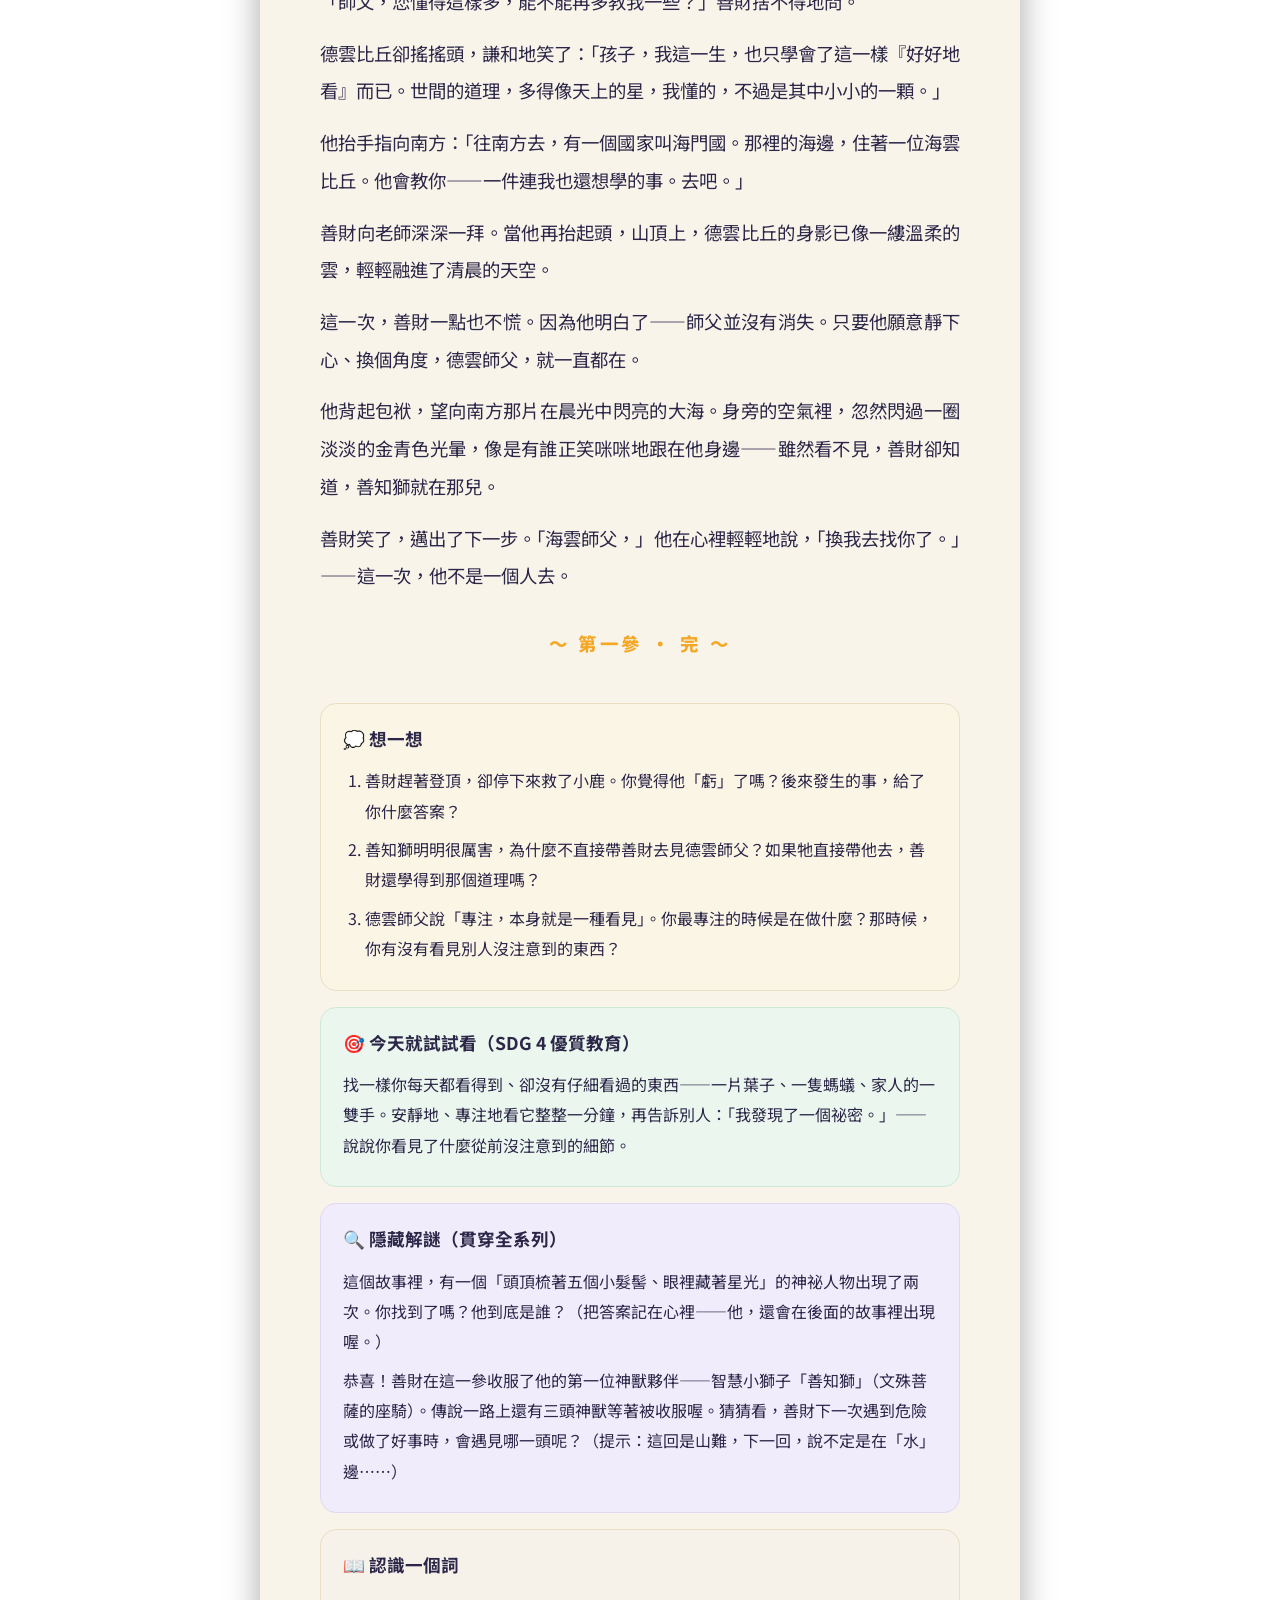
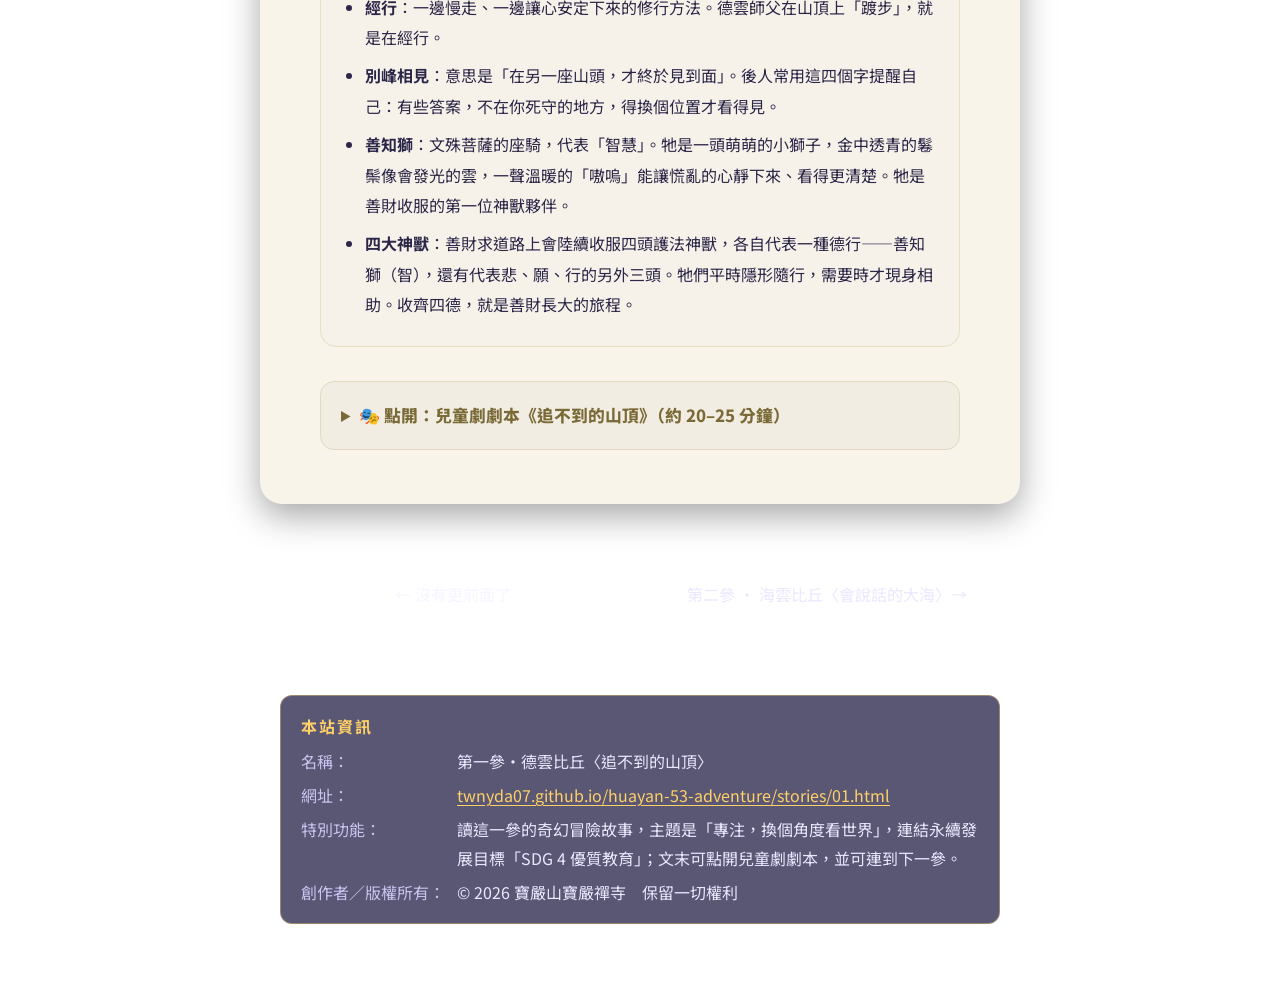
<file: stories/01.html>
<!DOCTYPE html>
<html lang="zh-Hant">
<head>
  <meta charset="UTF-8" />
  <meta name="viewport" content="width=device-width, initial-scale=1.0" />
  <title>第一參 ‧ 德雲比丘〈追不到的山頂〉</title>
  <meta name="description" content="善財童子五十三參第一參：德雲比丘〈追不到的山頂〉。主題：專注，換個角度看世界。SDG 4 優質教育。" />
  <link rel="preconnect" href="https://fonts.googleapis.com" />
  <link rel="preconnect" href="https://fonts.gstatic.com" crossorigin />
  <link href="https://fonts.googleapis.com/css2?family=Noto+Sans+TC:wght@400;500;700;900&family=Noto+Serif+TC:wght@600;700;900&display=swap" rel="stylesheet" />
  <link rel="stylesheet" href="../assets/style.css" />
<style>
  /* 本站資訊（寶嚴禪寺所有開發一律附） */
  .siteinfo{position:relative; z-index:1; margin:0 auto 70px; width:calc(100% - 32px); max-width:720px; text-align:left; font-size:16px; line-height:1.85;
    color:#eae7ff; background:rgba(20,16,58,.7); border:1px solid rgba(255,209,102,.4); border-radius:12px; padding:16px 20px;}
  .siteinfo .si-h{color:var(--gold); font-weight:700; letter-spacing:.12em; margin-bottom:6px;}
  .siteinfo dl{display:grid; grid-template-columns:max-content 1fr; gap:4px 12px; margin:0;}
  .siteinfo dt{color:#c9c4f0; white-space:nowrap;}
  .siteinfo dd{margin:0; word-break:break-word;}
  .siteinfo a{color:var(--gold); text-decoration:underline; text-underline-offset:3px; display:inline-block; padding:6px 0; margin:-6px 0;}
  @media(max-width:420px){ .siteinfo dl{grid-template-columns:1fr; gap:0;} .siteinfo dd{margin-bottom:6px;} }
</style>
</head>
<body>
  <div class="reader-top">
    <a class="back" href="../index.html">← 回旅程地圖</a>
    <span class="back">第 1 / 53 參</span>
  </div>

  <article class="paper">
    <header class="story-head">
      <div class="no">第 一 參 ‧ 德雲比丘</div>
      <h1>追不到的山頂</h1>
      <div class="chips">
        <span class="chip theme-chip">🎯 專注，換個角度看世界</span>
        <span class="chip" style="background:#C5192D;color:#fff">SDG 4 優質教育</span>
      </div>
    </header>

    <div class="story">
      <h2 class="scene">開場：兩個謎</h2>
      <p>在世界的南方，越過九條大河、七道山嶺，有一個名叫「勝樂國」的地方。那裡的人相信，只要心地乾淨，連呼吸都是甜的。</p>
      <p>可是這片甜美的國度，卻守著兩個誰也解不開的謎。</p>
      <p>第一個謎，是一座山。國境之南，妙峰山高高聳入雲裡。傳說山頂上住著一位老師，名叫德雲比丘。凡是見過他的人，心中的煩惱都會像露水遇見朝陽，靜靜地消失。可是這麼多年來，上山的人，有的累得半路折返；有的明明登上了山頂，卻只看見一塊還帶著餘溫的大石，和一排走到一半、就憑空消失的腳印。</p>
      <p>德雲比丘，就像山頂上的一縷雲——抬頭望，望得見；走近了，卻又不在。</p>
      <p>第二個謎，是一頭神獸。年紀大的人說，妙峰山的深處，住著一頭神祕的守護神獸。誰也說不清牠長什麼模樣，只知道牠現身時，會先有一圈奇異的光暈，和一聲又清亮又溫暖的鳴叫。傳說，只有當有人在這座山上，做了一件「不為自己」的好事，牠才會現身——替那個人指路，替那個人擋災。</p>
      <p>只是，這頭守護神獸，已經很久、很久沒有出現了。</p>
      <p>「唉。」山腳下的老人搖著頭，「如今上山的人，一個個只惦記著自己想求的東西。誰還肯停下腳步，替別人做點什麼呢？難怪那頭守護神獸，這麼久都不肯露面了。」</p>
      <p>沒有人知道，就在老人嘆氣的這一天，山腳下的小路上，來了一個不太一樣的少年。</p>

      <h2 class="scene">善財來了</h2>
      <p>那少年背著一個小小的布包袱，眼睛很亮，看什麼都像第一次看見。他的名字，叫善財。</p>
      <p>善財這個名字，有一段來歷。他出生的那天，家中的地面忽然湧出五百個箱子，箱箱裝滿金銀珠寶。於是父母替他取名「善財」——「善」是美好，「財」是寶藏。</p>
      <p>奇怪的是，這個守著五百箱寶藏的孩子，心裡想的從來不是財寶。他常常望著天空發呆，想著一個很大很大的問題：「世界上有人歡笑，也有人在哭。到底有沒有一種方法，能讓所有人都快樂起來呢？」</p>
      <p>為了尋找這個答案，他離開了家。在一座叫福城的城裡，他遇見了一位菩薩。</p>
      <p>那位菩薩，看起來竟像個少年——頭頂上梳著五個小小的髮髻，一雙眼睛裡，彷彿盛著整片夜空的星光。他，就是智慧第一的文殊菩薩。</p>
      <p>文殊菩薩伸手，輕輕摸了摸善財的頭：「孩子，你要的答案，不在一個人身上。你得往南方走，去拜訪很多很多位老師，每一位，都會送你一樣寶貝。」</p>
      <p>「那……我該先去找誰呢？」善財問。</p>
      <p>「妙峰山上的德雲比丘。」文殊菩薩抬手，指向南方，眼裡的星光閃了一下，「去吧。他會教你——看見你從來不曾看見的東西。」</p>
      <p>善財行了禮，正要轉身，文殊菩薩又補了一句，聲音很輕：「這一路上，你不會是一個人走的。」</p>
      <p>善財沒聽懂這句話的意思。但他把它，和那雙盛著星光的眼睛，一起收進了心裡。</p>
      <p>於是，他一路向南，走到了妙峰山下。聽完山下人們口中的兩個謎，別人只覺得又害怕又神祕，善財卻在心裡悄悄想：一座見不到的山、一頭消失的神獸——這正是他要走進去的地方。他把包袱在背上繫緊，抬頭望了望那座插在雲裡的山峰，邁開了腳步。</p>

      <h2 class="scene">半山：一件不為自己的事</h2>
      <p>起初，山路平坦好走，林間有鳥、石上有苔，善財走得心情很好。</p>
      <p>爬到半山腰時，他忽然聽見一聲細細的、發抖的鳴叫。</p>
      <p>循著聲音找過去，他在兩塊大石的夾縫裡，看見一頭小鹿。小鹿的後腿卡進了石縫，怎麼掙也掙不出來，額頭上全是汗，一雙眼睛驚恐地望著他。石縫底下，一股山泉正一點一點往上滲——再過不久，水就要淹到牠了。</p>
      <p>善財心頭一緊。他很清楚，天快黑了，他還沒登頂，一刻也耽誤不得。可是他只猶豫了一瞬，就蹲了下來。</p>
      <p>「別怕，別怕。」他一邊輕聲哄著，一邊解下背上的包袱，取出自己僅剩的一塊乾糧，掰碎了放在小鹿嘴邊，讓牠安靜下來。接著，他找來一根粗樹枝，抵住石頭的縫，用盡全身的力氣往下壓——手心磨破了，也顧不得。</p>
      <p>「一……二……三！」</p>
      <p>「喀啦」一聲，石縫鬆開了一道指縫寬的空隙。善財趕緊伸手，把小鹿的腿輕輕托了出來。</p>
      <p>小鹿站穩，回頭望了他一眼，那眼神像是要說些什麼，隨即輕巧地躍進林子，不見了。</p>
      <p>善財拍拍手上的泥，笑了笑，沒多想什麼，又繼續往山上走。他不知道的是——就在他鬆手的那一刻，山的更深處，有一雙沉睡了很久的眼睛，緩緩睜開了。</p>

      <h2 class="scene">第一個難題：追不到的山頂</h2>
      <p>天色暗下來時，善財發現，不對勁了。</p>
      <p>山頂明明就在前方，金色的夕陽正落在那塊大石上。他加快腳步往上走——可是越往上，山頂反而越遠。他翻過一道坡，前頭又冒出一道坡；繞過一塊巨石，後頭又橫著一塊更大的。彷彿整座山，都在悄悄地往上長。</p>
      <p>一天、兩天……善財整整爬了七天。</p>
      <p>他的草鞋磨穿了，腳底起了水泡，肚子早已空空。可那座山頂，依舊遠遠地在前方閃著微光，像是在對他眨眼。</p>
      <p>就在這時，前方的雲霧裡，浮出一個模糊的白色身影，正緩緩地走來走去。</p>
      <p>「德雲師父——」善財用盡力氣奔過去，伸手一抓——</p>
      <p>指尖穿過的，是一團雲。雲被他一撞，散成一條白龍的形狀，悠悠飄走了。</p>
      <p>他不死心，又見另一邊有個身影，再追過去——又是雲，這回散成了一頭大象。一團，又一團，善財追著這些會變形的雲，追得頭昏眼花，分不清東南西北，最後腳下一軟，跌坐在冰涼的石上。</p>
      <p>這個一路上都笑著的少年，第一次紅了眼眶。「我是不是……永遠都見不到德雲師父了。」</p>

      <h2 class="scene">危機：霧中的懸崖</h2>
      <p>他不肯認輸。歇了口氣，又爬了起來。</p>
      <p>可是夜更深了，一層又白又濃的霧，從山谷裡湧上來，很快把整座山裹得嚴嚴實實。伸手不見五指，四面八方都是白茫茫的一片，連來時的路，也被吞掉了。</p>
      <p>就在這片死白裡，善財又看見了那個熟悉的身影——一位穿著衣袍的老師，站在不遠的前方，正朝他招手。</p>
      <p>「師父！這次我不會再撲空了！」善財喜出望外，踉踉蹌蹌地追過去。</p>
      <p>一步，兩步，三步——</p>
      <p>腳下忽然一空。</p>
      <p>原來那身影站的地方，根本不是路，而是一道深不見底的懸崖！濃霧遮住了崖邊，那「招手的師父」，不過是霧氣騙人的假象。善財整個人向前撲空，身子往崖下墜去——</p>
      <p>「啊——！」</p>
      <p>風在耳邊呼呼地響，底下是望不見底的雲海。善財閉上眼，心想：這下完了。</p>
      <p>——就在這時，一聲清亮、溫暖、不嚇人的獅吼，劃破了整片濃霧。</p>
      <p>「嗷嗚——」</p>
      <p>一圈金中透青的光暈，從山的深處疾馳而來。善財只覺得身子被什麼柔軟又有力的東西輕輕一托，整個人竟穩穩地、緩緩地，回到了堅實的崖邊。</p>
      <p>那濃得化不開的白霧，被那圈光一照，像退潮一般，倏地退散了。</p>
      <p>善財睜開眼——一頭圓滾滾的小獅子，正站在他面前。</p>
      <p>牠的鬃毛金中透青，一鬈一鬈的，像會發光的雲，在夜風裡輕輕飄動；一雙眼睛又圓又亮，笑起來還有點呆呆的。可牠靜靜望著善財的時候，那眼神，溫柔得像是認識他很久了。</p>

      <h2 class="scene">神獸的引導</h2>
      <p>「別怕。」小獅子開口了，聲音溫溫的，「你剛才追的，是霧變的假影。真正的懸崖，就藏在假影的腳下。」</p>
      <p>善財這才明白自己方才有多危險，後背一陣發涼。「是你……救了我？可是，我們素不相識……你為什麼要救我？」</p>
      <p>小獅子低下頭，鬃毛垂落如雲：「我是這座妙峰山的護法神獸。凡是有人在世間做了一件不為自己的好事，無論多小，我都感應得到。今天傍晚，你在半山救的那頭小鹿，是這座山上的生靈，也在我的守護之中。你大可以趕路，卻停下來救了牠——就憑這一件事，我便該來。」</p>
      <p>善財愣住了。他早就忘了那頭小鹿，更沒想過，一件順手的善事，會在最危險的時候，變成救自己的一雙手。</p>
      <p>見善財還被剛才的驚嚇弄得心慌意亂，小獅子輕輕低吼了一聲。奇怪的是，那一聲一響，善財那顆亂跳的心，竟慢慢靜了下來，眼前的霧、腳下的崖、周圍的一切，一下子都看得清清楚楚了。「你看，」小獅子說，「看清楚，就不怕了。」</p>
      <p>「那……」善財的心又燃起了希望，「你這麼厲害，能不能帶我去見德雲師父？我找了他整整七天了！」</p>
      <p>小獅子卻輕輕搖頭：「我能載你離開危險，卻不能替你見到德雲。」</p>
      <p>「為什麼？」</p>
      <p>「因為，見不到他，不是路的錯，是心的急。」小獅子望著他，目光深深，「你追了七天而不得見，正是因為你太想見。孩子，有些東西，越是用力抓，越是抓不住。前方不遠的山崖上，有一個人在等你——他會點醒你。但你得先靜下心來，才聽得懂他的話。」</p>
      <p>小獅子俯下身，示意善財坐上牠的背。牠踏著看不見的階梯，穩穩地在雲霧間行走，把善財送到一處平坦的崖台。到了崖台，善財捨不得地問：「我還不知道你的名字。你救了我，接下來……你會不會又不見了？」</p>
      <p>小獅子搖搖頭，圓圓的眼睛笑成了一彎月：「這一回，我不走了。你要往南方走好長好長的路，我陪你一起走。我叫善知獅——是專門守護愛學習、肯求道的孩子的。平常呢，你看不見我，可只要你需要，我一聲『嗷嗚』就到。」</p>
      <p>「至於別的道理，」善知獅頑皮地眨眨眼，「得靠你自己去弄懂。走吧，那位在等你的人，就在前頭。」</p>
      <p>話音一落，善知獅的身影便淡進了霧色裡。崖台上，只剩下善財，和一個正坐在石頭上的人——可善財心裡清楚，這一路，他已經多了一個夥伴。</p>

      <h2 class="scene">曲折：五個髮髻的少年</h2>
      <p>那是一個牧童，看起來比善財還小些。他懶懶地靠在一頭老牛身邊，手裡橫著一支竹笛，仰頭望著夜空的星，一副天塌下來也與他無關的模樣。</p>
      <p>善財注意到，這牧童的頭頂上，梳著五個小小的髮髻。不知為什麼，他覺得這模樣有點眼熟，卻怎麼也想不起在哪兒見過。</p>
      <p>「你也在找德雲師父吧？」牧童沒回頭，先開了口，「找了七天，對不對？」</p>
      <p>善財吃了一驚：「你怎麼知道？」</p>
      <p>牧童笑了：「因為每一個找不到他的人，都是同一個原因。」他終於轉過頭來，那雙眼睛裡，彷彿盛著星光，「你呀，這七天，眼睛一直死死盯著自己腳下這座山頭，拚了命往上爬、往前追。可是德雲師父，從來就不在『你站的這座山頭』上。」</p>
      <p>「不在這座山頭……」善財喃喃地重複，「那他在哪裡？」</p>
      <p>牧童沒有回答，只是慢慢舉起竹笛，指向——夜色中另一座山的山頂。</p>
      <p>「你站得太近，跑得太急，眼裡就只剩下腳下這一小塊。」牧童的聲音輕輕的，「停下來。靜下來。換一個方向，看看別處。」</p>
      <p>善財將信將疑，停住了腳步。他想起善知獅的話——「越是用力抓，越是抓不住」。於是他深深吸了一口氣，把那些「快走、快追、快點見到」的念頭，一個一個放下、放下、再放下。</p>
      <p>夜風停了。他那顆一直急跳的心，也慢慢地靜了下來。這是七天以來，善財第一次真正地安靜下來。他順著牧童指的方向，緩緩望向對面那座山頭。</p>

      <h2 class="scene">反轉：別峰相見</h2>
      <p>就在那一刻，善財屏住了呼吸。</p>
      <p>對面那座山的山頂上，真的有一個人。</p>
      <p>一位身穿樸素衣袍的老師，正不慌不忙地，一步、一步，在山頂上緩緩踱步。他每走一步，腳下便綻開一朵小小的金蓮，像是大地在替他鋪花。夜色再濃，也遮不住那身影周圍那一圈柔和的光。</p>
      <p>那，就是德雲比丘。</p>
      <p>他不在善財苦苦追了七天的這座山頭，而是在對面那座山頭上，一直、一直，都在那裡。原來，當善財拚了命往同一座山頂衝的時候，反而把自己困死在那裡，眼裡只剩腳下，什麼也看不見。直到他願意停下、靜下、換一個角度——德雲師父，便清清楚楚地，出現在他眼前。</p>
      <p>後來的人，把這件事叫做「別峰相見」——在「另一座山頭」，才終於見到了真正的老師。</p>
      <p>「師父——」善財又驚又喜。</p>
      <p>德雲比丘遠遠地抬起頭，對他微笑。他的聲音明明來自對面山峰，卻像貼在善財耳邊一樣清晰：「孩子，不是我藏起來。是你的眼睛，這七天一直忙著『追』，卻不曾真正地『看』。」</p>
      <p>善財回過頭，想謝謝那位牧童——石頭上空了，老牛還在慢慢嚼草，牧童卻已不知去向。他只覺得心裡閃過一個念頭：那五個小髮髻，那雙盛著星光的眼睛……他好像，在哪裡見過。可是這念頭太輕、太快，一下就被眼前的驚喜蓋了過去。</p>

      <h2 class="scene">領悟：專注是一種看見</h2>
      <p>德雲比丘向善財招招手。善財只覺得腳下輕輕一飄，像踩上了雲，一眨眼，竟已站到了對面山頭、老師的身旁。</p>
      <p>「師父，」善財喘著氣問，「為什麼我越用力找，就越找不到您？」</p>
      <p>「你先閉上眼睛。」德雲比丘的聲音很輕，「此刻，別想山頂，別想那七天，也別想腳上的水泡。心裡，只留下一件事——好好地、安安靜靜地，去『看』。」</p>
      <p>善財照做了。起先，他腦中還亂糟糟的：追雲的糗樣、墜崖的驚嚇、善知獅的話、那牧童的髮髻……可他慢慢地，把這些念頭一一沉澱下去，最後，心裡只餘一片安靜，像一面風停了的湖。</p>
      <p>「好。」德雲比丘說，「現在，張開眼睛。」</p>
      <p>善財睜開眼——整個世界，變了。</p>
      <p>那些被他撞散的雲，此刻每一朵裡面，都端坐著一尊微笑的佛；山下的每一顆石子，都在幽幽發光；連他自己手心裡的紋路，都像一條一條閃著光的小溪。</p>
      <p>分明是同一座山、同樣的雲、同樣的一雙手——可當他真正靜下心、專注去看的時候，看見的東西，竟完全不同了。</p>
      <p>「這些……原本就在嗎？」善財輕聲問。</p>
      <p>「原本就在。」德雲比丘點頭，「只是你從前太忙、太急、太分心，眼睛雖睜著，卻從沒真正看見。孩子，記住——<strong>專注，本身就是一種看見</strong>。當你真正專注地去看一個人、一件事、一朵花，你會看見別人看不見的美好。而當你怎麼找都找不到的時候，別硬闖——停下來，換一個角度。天地這樣大，何必把自己困在同一個山頭上呢？」</p>
      <p>善財把這番話，深深地記進了心裡。他忽然懂了：文殊菩薩說的「看見你不曾看見的東西」，並不是什麼法術，而是——學會專注，學會換個角度。而這，正是天底下一切學問的起點。因為一個能專注、又懂得轉念的人，無論將來學什麼，都學得會。</p>

      <h2 class="scene">道別與懸念</h2>
      <p>天邊泛起了魚肚白，晨光鋪滿兩座山頭。</p>
      <p>「師父，您懂得這樣多，能不能再多教我一些？」善財捨不得地問。</p>
      <p>德雲比丘卻搖搖頭，謙和地笑了：「孩子，我這一生，也只學會了這一樣『好好地看』而已。世間的道理，多得像天上的星，我懂的，不過是其中小小的一顆。」</p>
      <p>他抬手指向南方：「往南方去，有一個國家叫海門國。那裡的海邊，住著一位海雲比丘。他會教你——一件連我也還想學的事。去吧。」</p>
      <p>善財向老師深深一拜。當他再抬起頭，山頂上，德雲比丘的身影已像一縷溫柔的雲，輕輕融進了清晨的天空。</p>
      <p>這一次，善財一點也不慌。因為他明白了——師父並沒有消失。只要他願意靜下心、換個角度，德雲師父，就一直都在。</p>
      <p>他背起包袱，望向南方那片在晨光中閃亮的大海。身旁的空氣裡，忽然閃過一圈淡淡的金青色光暈，像是有誰正笑咪咪地跟在他身邊——雖然看不見，善財卻知道，善知獅就在那兒。</p>
      <p>善財笑了，邁出了下一步。「海雲師父，」他在心裡輕輕地說，「換我去找你了。」——這一次，他不是一個人去。</p>

      <p class="end-mark">～ 第一參 ‧ 完 ～</p>
    </div>

    <!-- 尾聲小卡 -->
    <div class="endcard">
      <div class="card think">
        <h3>💭 想一想</h3>
        <ol>
          <li>善財趕著登頂，卻停下來救了小鹿。你覺得他「虧」了嗎？後來發生的事，給了你什麼答案？</li>
          <li>善知獅明明很厲害，為什麼不直接帶善財去見德雲師父？如果牠直接帶他去，善財還學得到那個道理嗎？</li>
          <li>德雲師父說「專注，本身就是一種看見」。你最專注的時候是在做什麼？那時候，你有沒有看見別人沒注意到的東西？</li>
        </ol>
      </div>
      <div class="card action">
        <h3>🎯 今天就試試看（SDG 4 優質教育）</h3>
        <p>找一樣你每天都看得到、卻沒有仔細看過的東西——一片葉子、一隻螞蟻、家人的一雙手。安靜地、專注地看它整整一分鐘，再告訴別人：「我發現了一個祕密。」——說說你看見了什麼從前沒注意到的細節。</p>
      </div>
      <div class="card secret">
        <h3>🔍 隱藏解謎（貫穿全系列）</h3>
        <p>這個故事裡，有一個「頭頂梳著五個小髮髻、眼裡藏著星光」的神祕人物出現了兩次。你找到了嗎？他到底是誰？（把答案記在心裡——他，還會在後面的故事裡出現喔。）</p>
        <p>恭喜！善財在這一參收服了他的第一位神獸夥伴——智慧小獅子「善知獅」（文殊菩薩的座騎）。傳說一路上還有三頭神獸等著被收服喔。猜猜看，善財下一次遇到危險或做了好事時，會遇見哪一頭呢？（提示：這回是山難，下一回，說不定是在「水」邊……）</p>
      </div>
      <div class="card words">
        <h3>📖 認識一個詞</h3>
        <ul>
          <li><strong>經行</strong>：一邊慢走、一邊讓心安定下來的修行方法。德雲師父在山頂上「踱步」，就是在經行。</li>
          <li><strong>別峰相見</strong>：意思是「在另一座山頭，才終於見到面」。後人常用這四個字提醒自己：有些答案，不在你死守的地方，得換個位置才看得見。</li>
          <li><strong>善知獅</strong>：文殊菩薩的座騎，代表「智慧」。牠是一頭萌萌的小獅子，金中透青的鬈鬃像會發光的雲，一聲溫暖的「嗷嗚」能讓慌亂的心靜下來、看得更清楚。牠是善財收服的第一位神獸夥伴。</li>
          <li><strong>四大神獸</strong>：善財求道路上會陸續收服四頭護法神獸，各自代表一種德行——善知獅（智），還有代表悲、願、行的另外三頭。牠們平時隱形隨行，需要時才現身相助。收齊四德，就是善財長大的旅程。</li>
        </ul>
      </div>
    </div>

    <!-- 劇本 -->
    <details class="drama">
      <summary>🎭 點開：兒童劇劇本《追不到的山頂》（約 20–25 分鐘）</summary>
      <h4>角色</h4>
      <p>說書人、善財、文殊菩薩（五髻少年相）、山下老人與村民、小鹿、善知獅（護法神獸，萌萌的小獅子）、牧童（五髻，與文殊「神似」，全劇最大伏筆）、德雲比丘、雲群（持白紗）。</p>
      <h4>舞台與道具</h4>
      <p>分區：左低台＝山下與半山，右邊兩個高矮不同的台子＝兩座山頭，中間留出「懸崖／雲海」區。道具：藍布（山與海）、白紗（雲霧）、金青色鬈鬃披風（善知獅）、竹笛、布包袱、乾糧、樹枝、黃綠光的燈（金青色光暈）、獅吼音效（「嗷嗚——」）。象徵手法：墜崖用慢動作＋白紗翻捲；善知獅現身用「獅吼＋金青色燈亮＋披風舞動」；領悟奇觀用「燈暗三秒→再亮＋滿場光點＋群演舉小佛剪影」。</p>
      <h4>分場</h4>
      <p><strong>第一幕｜兩個謎</strong>：村民與老人道出「見不到的老師」與「久未現身的神祕守護神獸」，點出神獸只在有人行善時出現（先不點名是什麼獸，保留神祕）。</p>
      <p><strong>第二幕｜啟程</strong>：福城，文殊（五髻少年相）摸善財的頭、指向南方，並輕聲說「這一路，你不會是一個人走的」。</p>
      <p><strong>第三幕｜救小鹿</strong>：半山，善財聽見鹿鳴，掙扎於「趕路 vs. 救援」，最後蹲下、用乾糧與樹枝救出小鹿。（山深處一雙眼睛悄悄睜開——燈光暗示。）</p>
      <p><strong>第四幕｜追不到的山頂</strong>：善財繞台爬山，雲群持白紗飄過、變龍變象，善財屢屢撲空、跌坐、紅了眼眶。💡互動：說書人問觀眾「善財為什麼追不到？是不是太急了？」</p>
      <p><strong>第五幕｜霧中懸崖 &amp; 善知獅現身入隊</strong>：白紗湧上（濃霧），假身影誘善財走向「懸崖」，善財墜落——獅吼「嗷嗚——」響、金青色燈大亮、善知獅（披風舞者）躍出托住他。善知獅道出「你救的小鹿在我守護之中」，一聲低吼讓善財靜心看清（「看清楚，就不怕」），載他到崖台。臨別善財問名字，善知獅報上名號、並說「這一回我不走了，我陪你一起走」——正式加入求法隊伍，成為第一位夥伴（平時隱形、需要時現身）。💡互動：說書人向觀眾宣布「叮咚！善財收服了第一頭神獸夥伴——智慧小獅『善知獅』！」</p>
      <p><strong>第六幕｜五髻牧童</strong>：牧童（五髻）點醒善財：停下、靜下、換方向看對面山頭。💡互動：牧童帶全場「深呼吸，把急急忙忙的心放下，數到三，一起看向那邊！」</p>
      <p><strong>第七幕｜別峰相見 &amp; 領悟</strong>：對面高台燈亮，德雲踏金蓮而行。善財回頭，牧童已消失（只餘老牛）。善財「飄」到德雲身邊，閉眼、睜眼見奇觀，領悟「專注，本身就是一種看見」。</p>
      <p><strong>第八幕｜道別</strong>：德雲指向海門國、海雲比丘後化入雲中。善財望向大海，身旁閃過一圈金青色光暈（善知獅隱形隨行、與他同行）。全體與觀眾齊唱主題口訣。</p>
      <h4>主題口訣（謝幕齊唱）</h4>
      <p>🎵「靜一靜，看一看，換個角度天地寬；專心就是超能力，行善自有貴人來！」</p>
    </details>
  </article>

  <nav class="pager">
    <span class="disabled">← 沒有更前面了</span>
    <a href="02.html">第二參 ‧ 海雲比丘〈會說話的大海〉→</a>
  </nav>

  <section class="siteinfo" aria-label="本站資訊">
    <div class="si-h">本站資訊</div>
    <dl>
      <dt>名稱：</dt><dd>第一參・德雲比丘〈追不到的山頂〉</dd>
      <dt>網址：</dt><dd><a href="https://twnyda07.github.io/huayan-53-adventure/stories/01.html">twnyda07.github.io/huayan-53-adventure/stories/01.html</a></dd>
      <dt>特別功能：</dt><dd>讀這一參的奇幻冒險故事，主題是「專注，換個角度看世界」，連結永續發展目標「SDG 4 優質教育」；文末可點開兒童劇劇本，並可連到下一參。</dd>
      <dt>創作者／版權所有：</dt><dd>© 2026 寶嚴山寶嚴禪寺　保留一切權利</dd>
    </dl>
  </section>

  <button class="to-top" id="toTop" aria-label="回到頂端">↑</button>
  <script>
    var btn = document.getElementById('toTop');
    window.addEventListener('scroll', function () {
      btn.classList.toggle('show', window.scrollY > 500);
    });
    btn.addEventListener('click', function () { window.scrollTo({ top: 0, behavior: 'smooth' }); });
  </script>
</body>
</html>
</file>
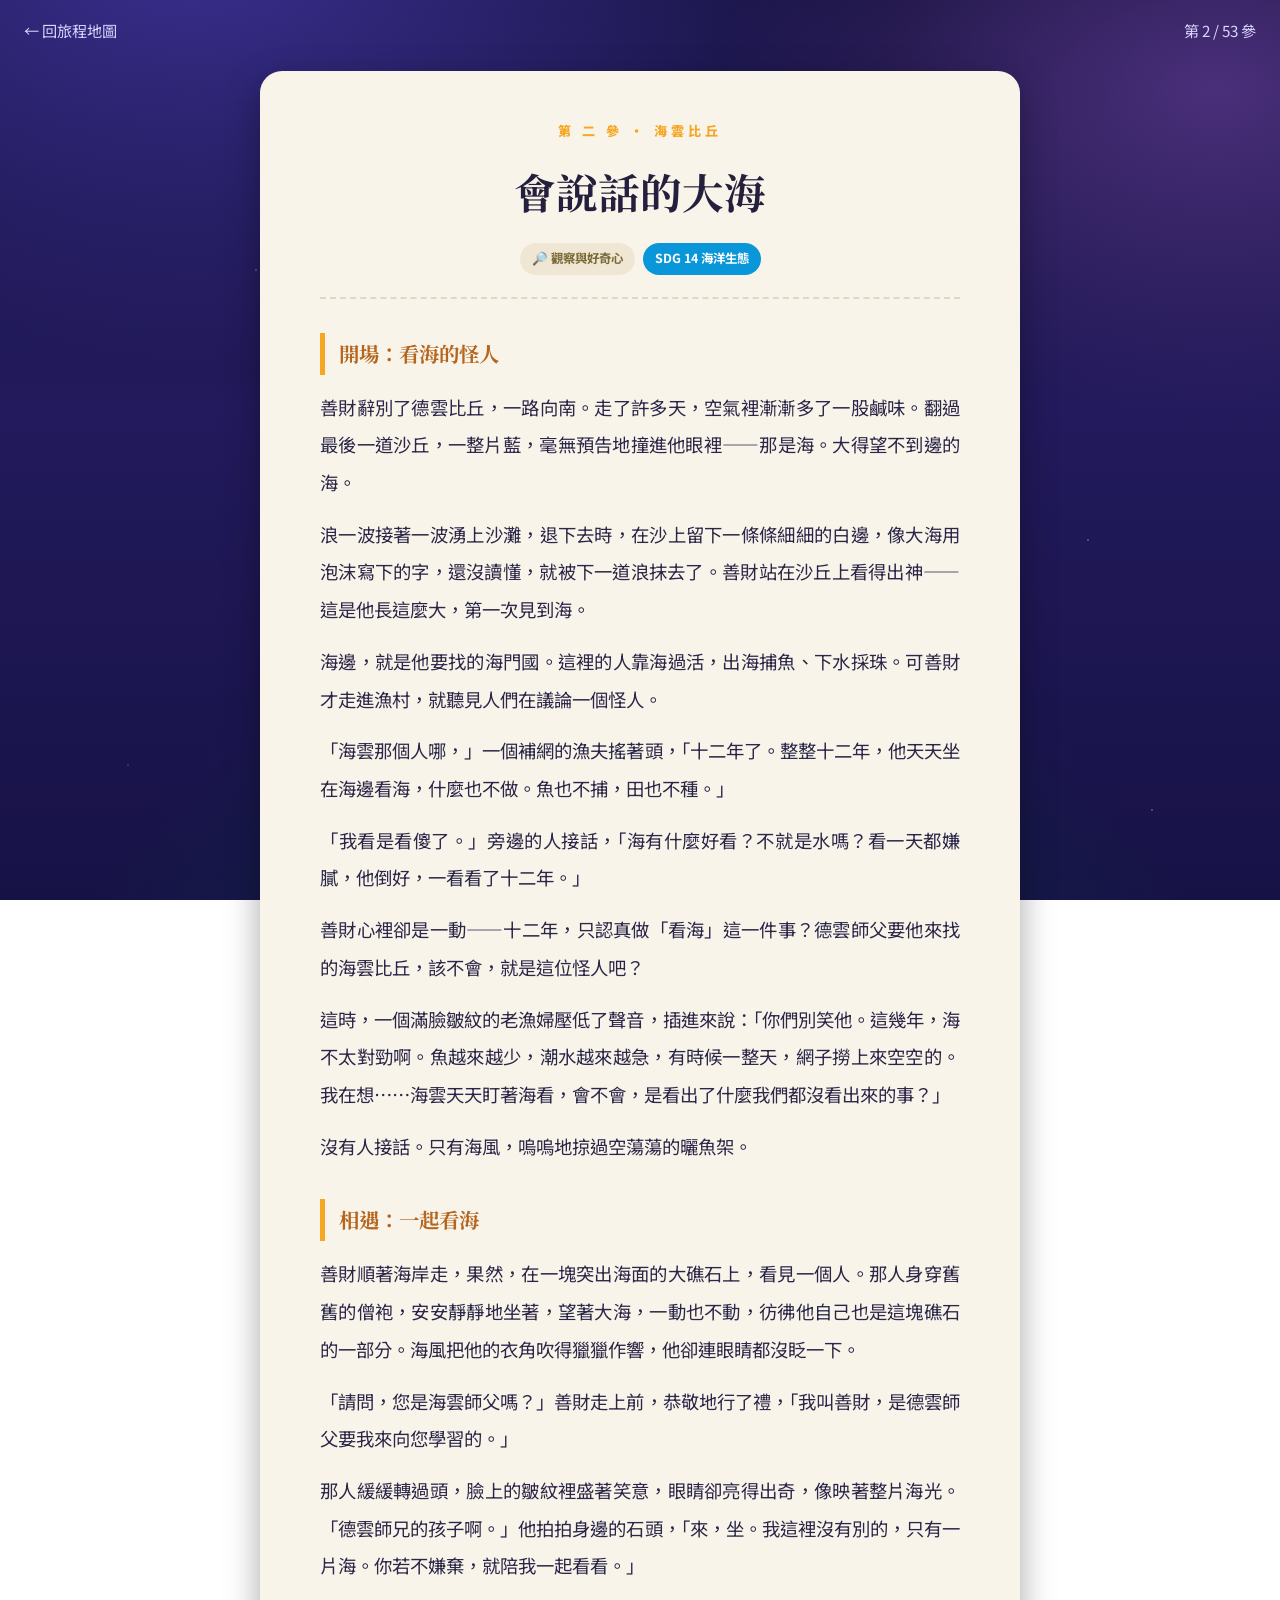
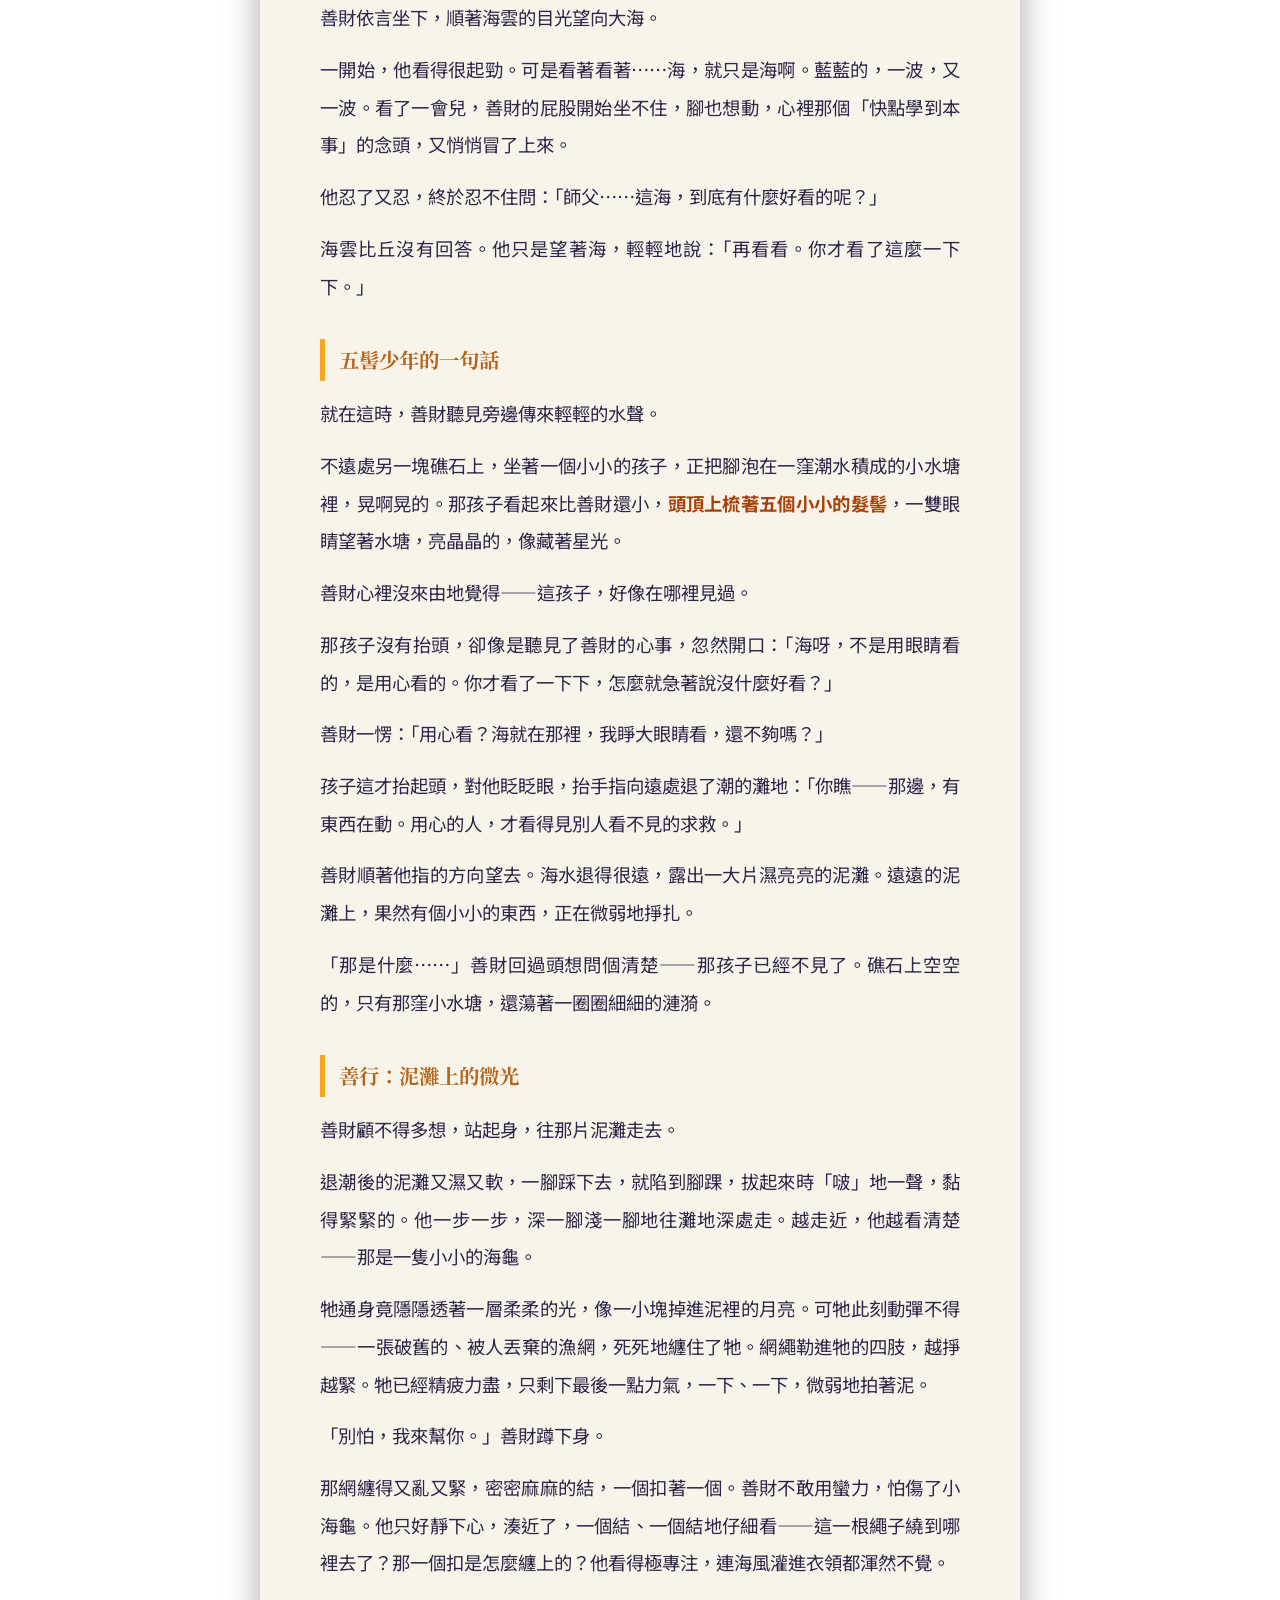
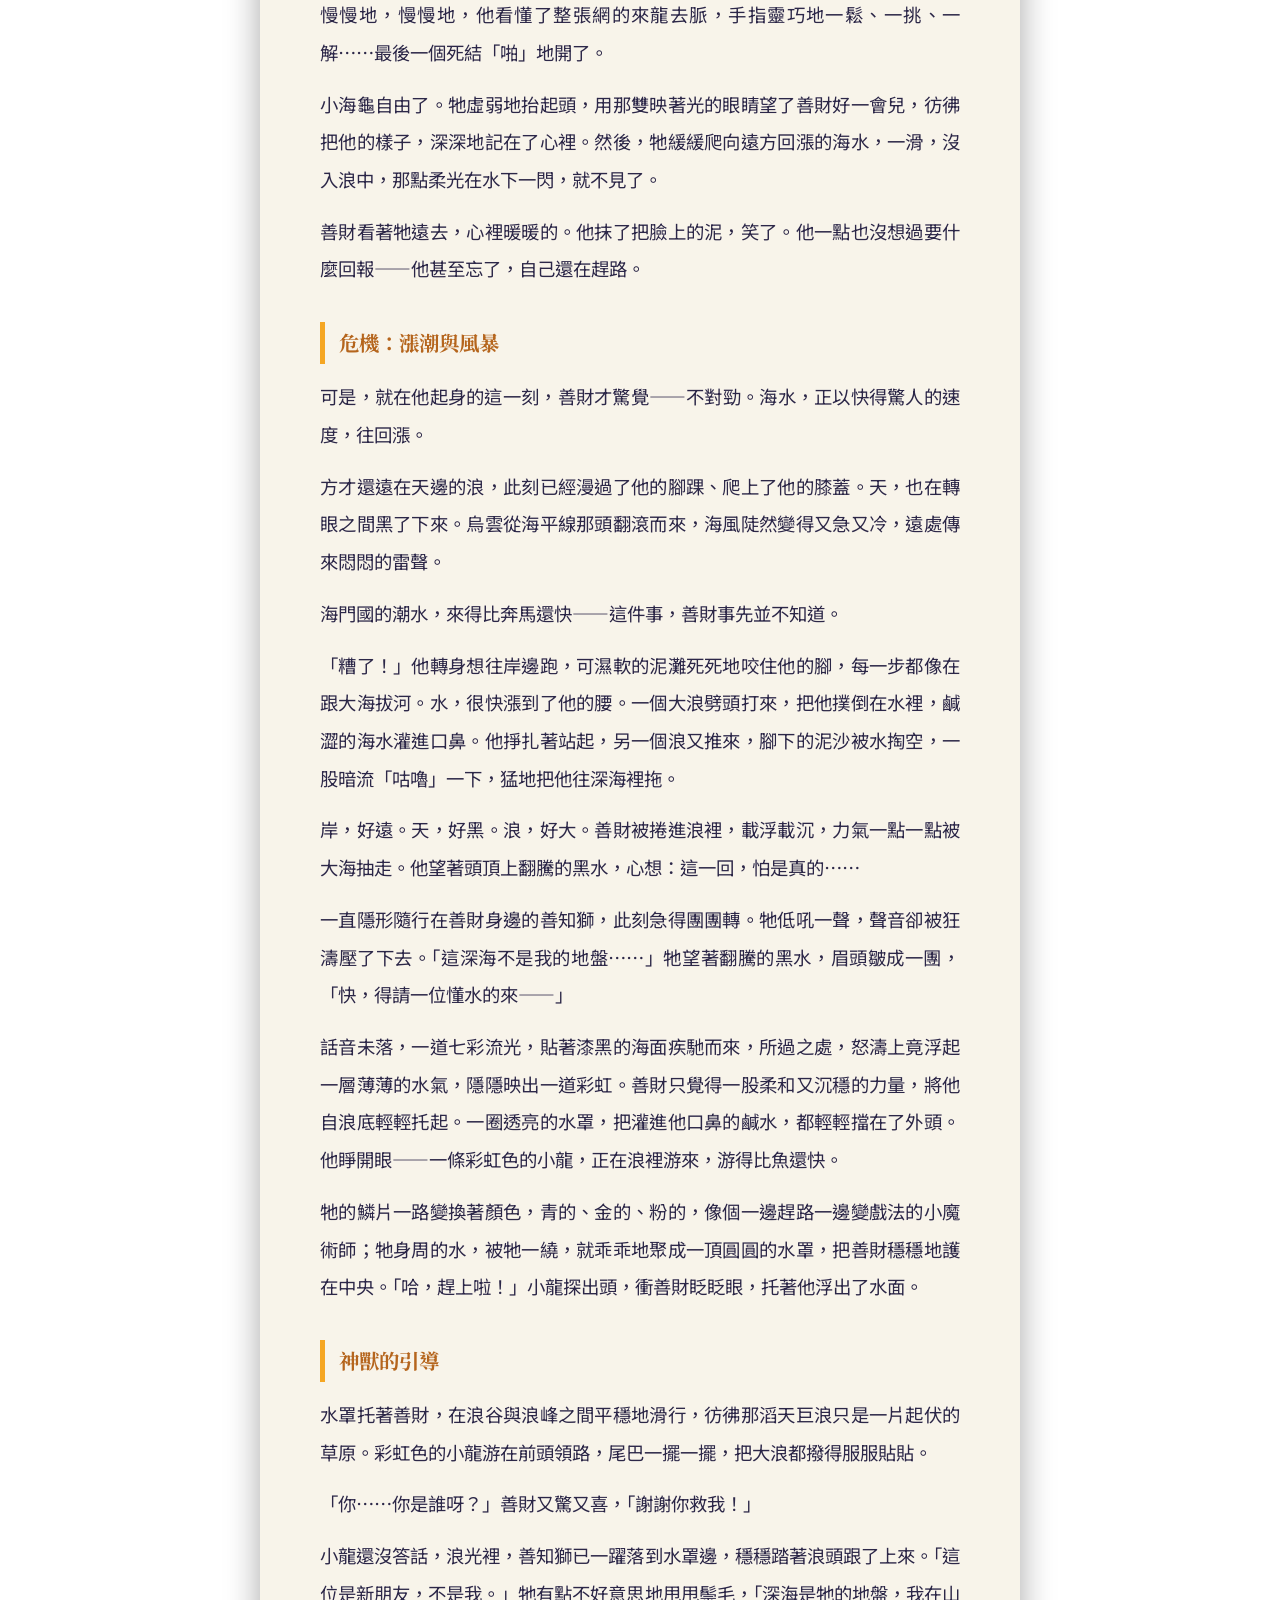
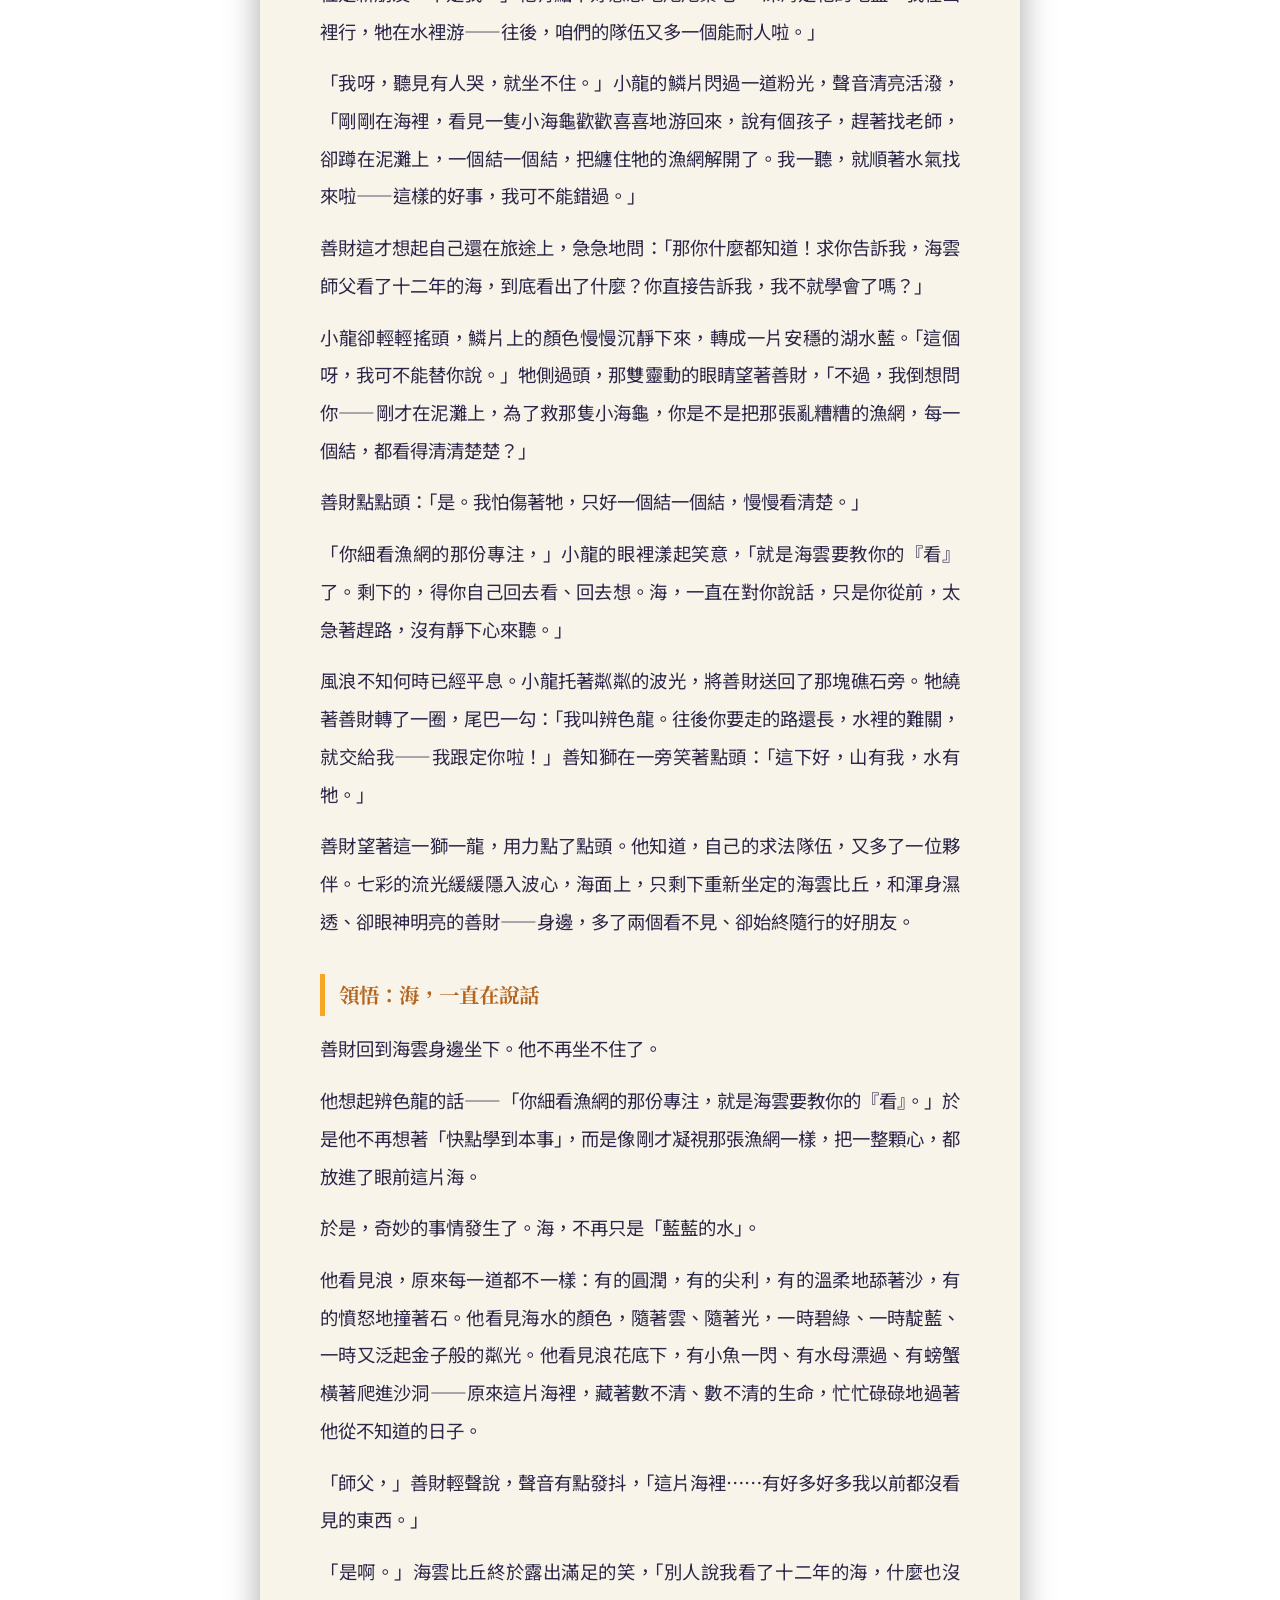
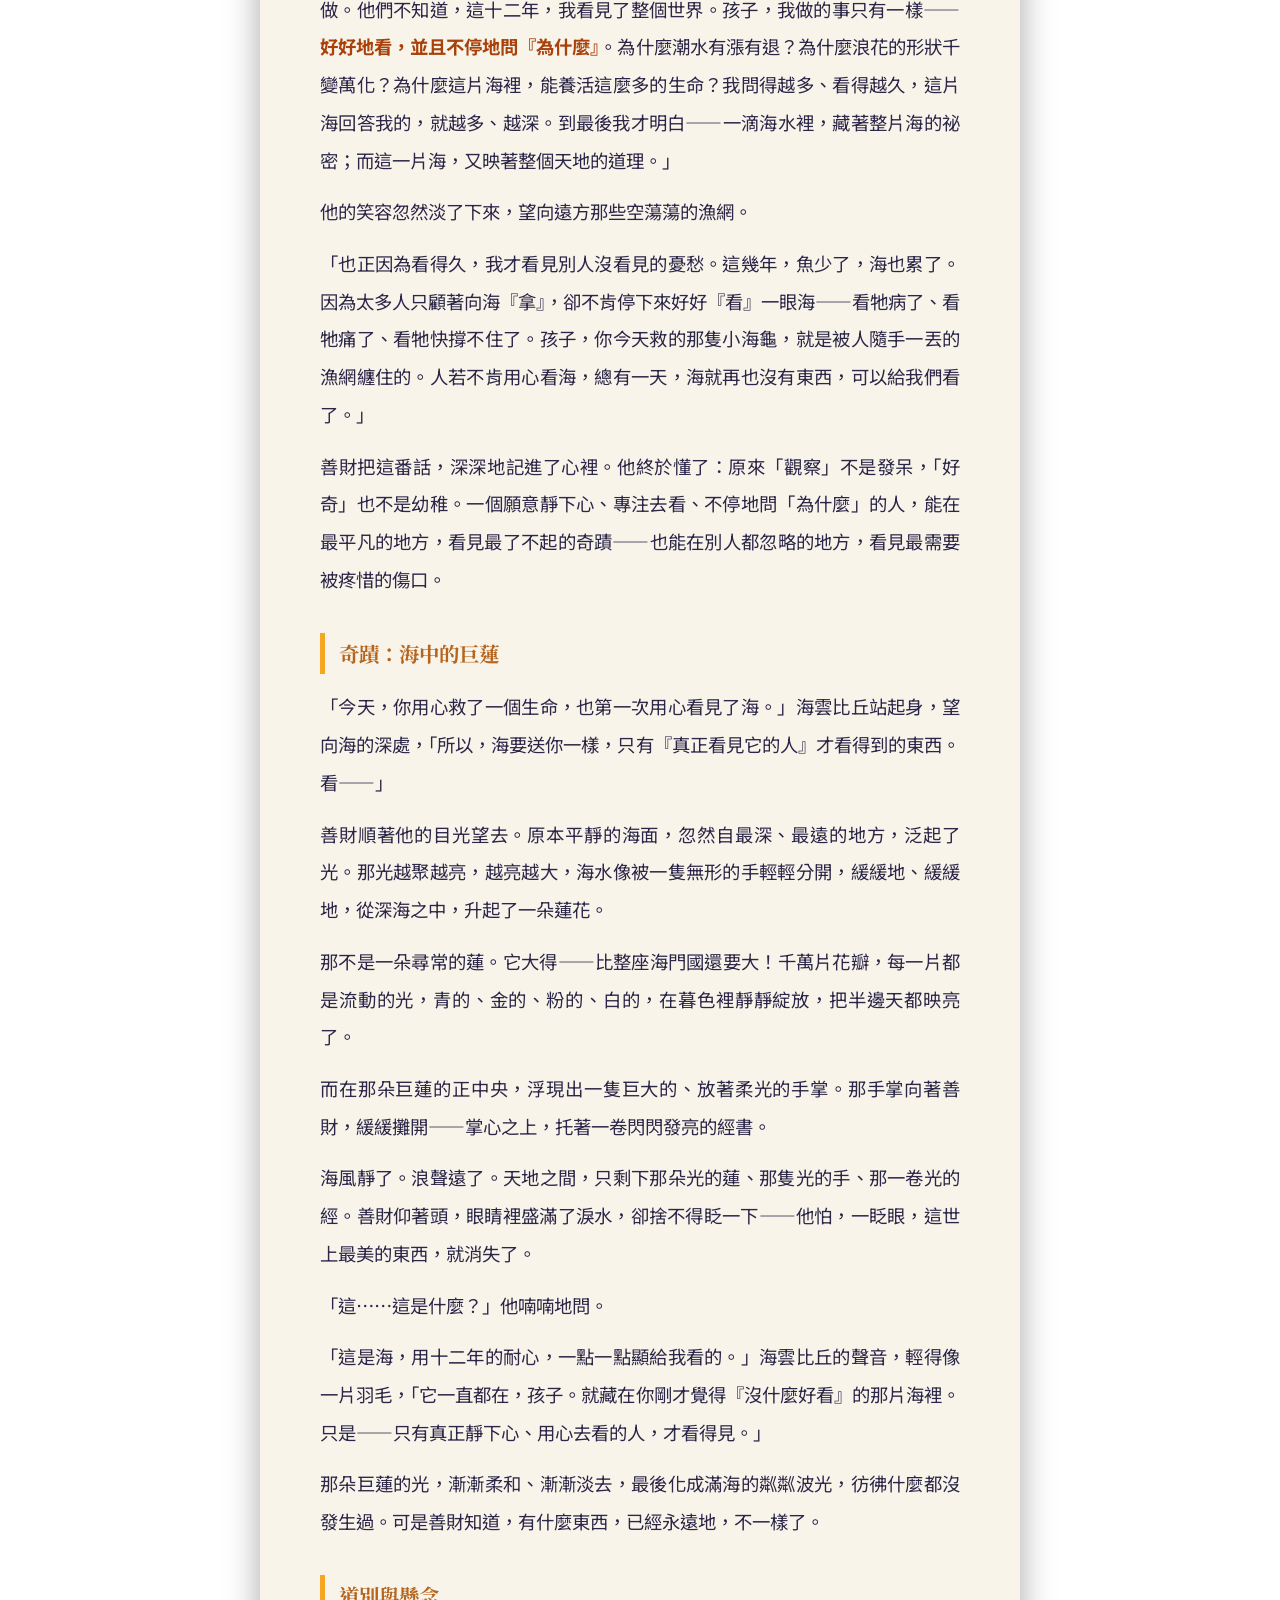
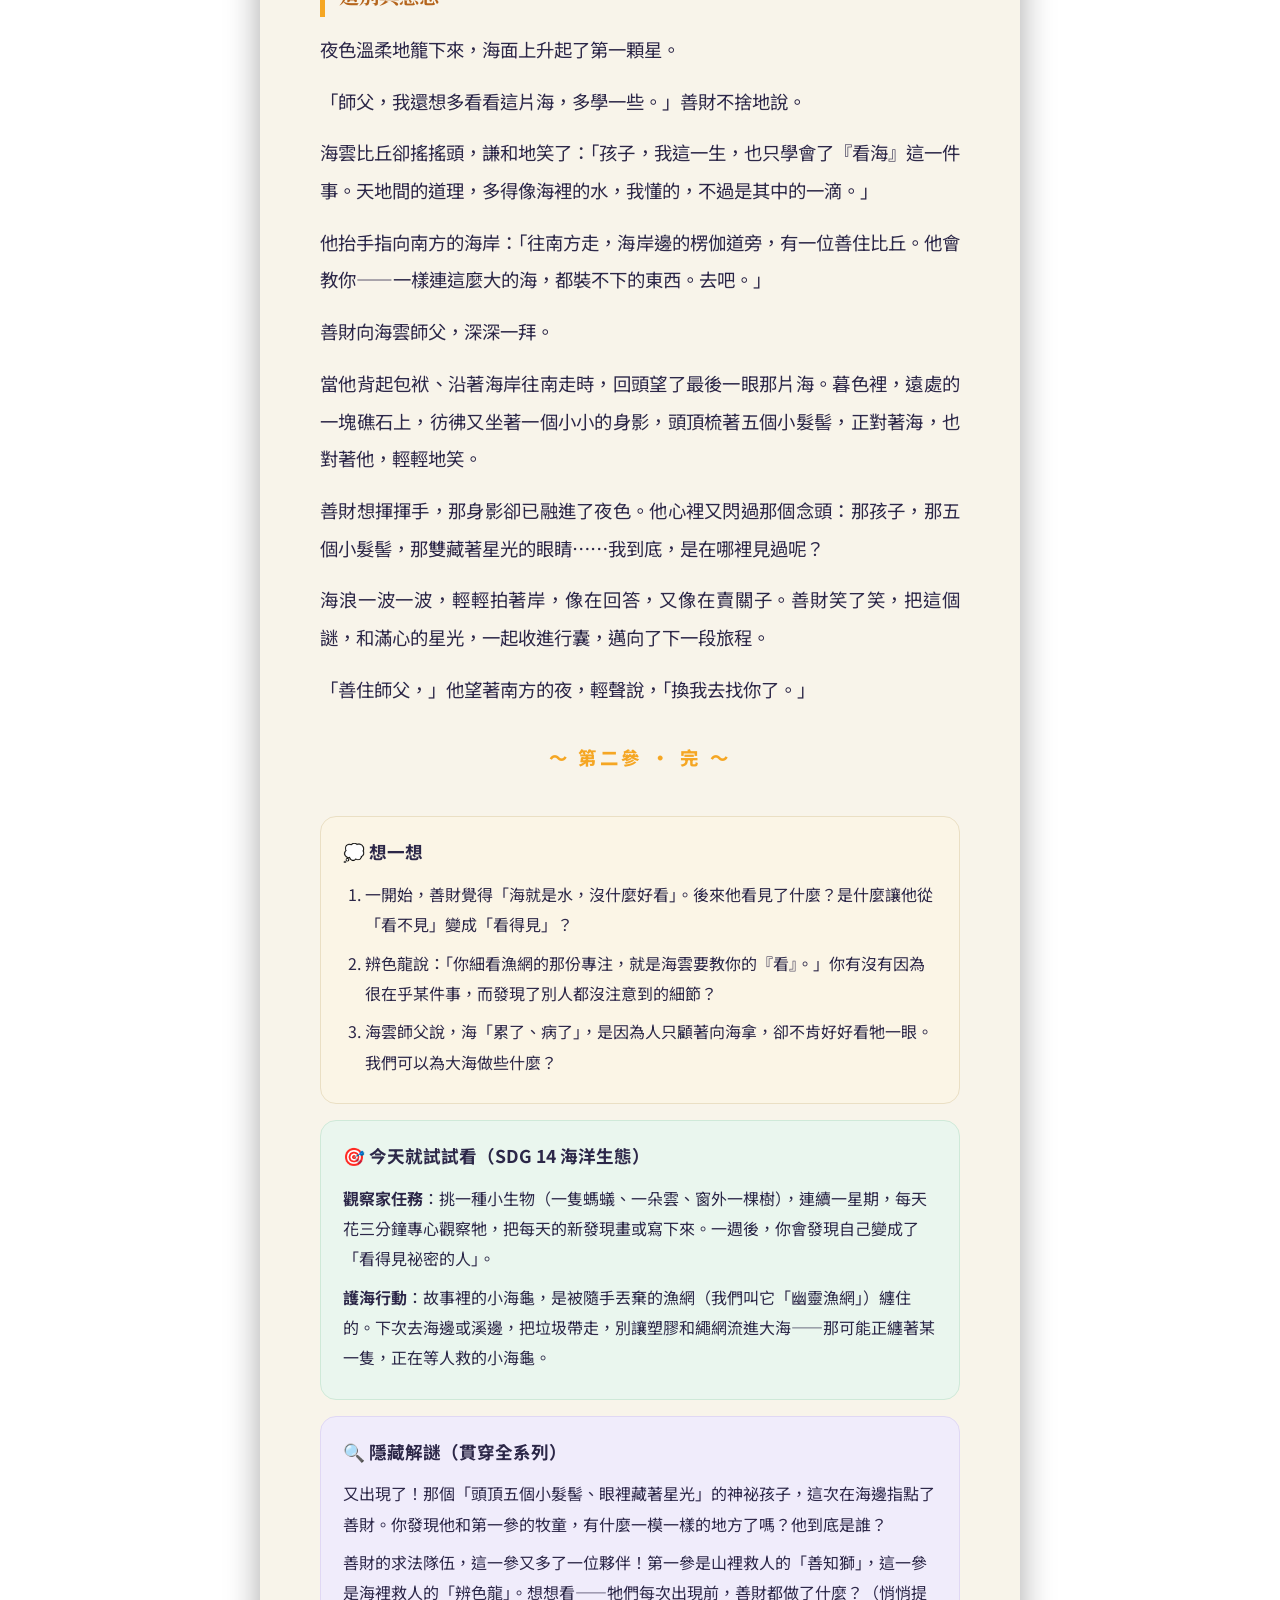
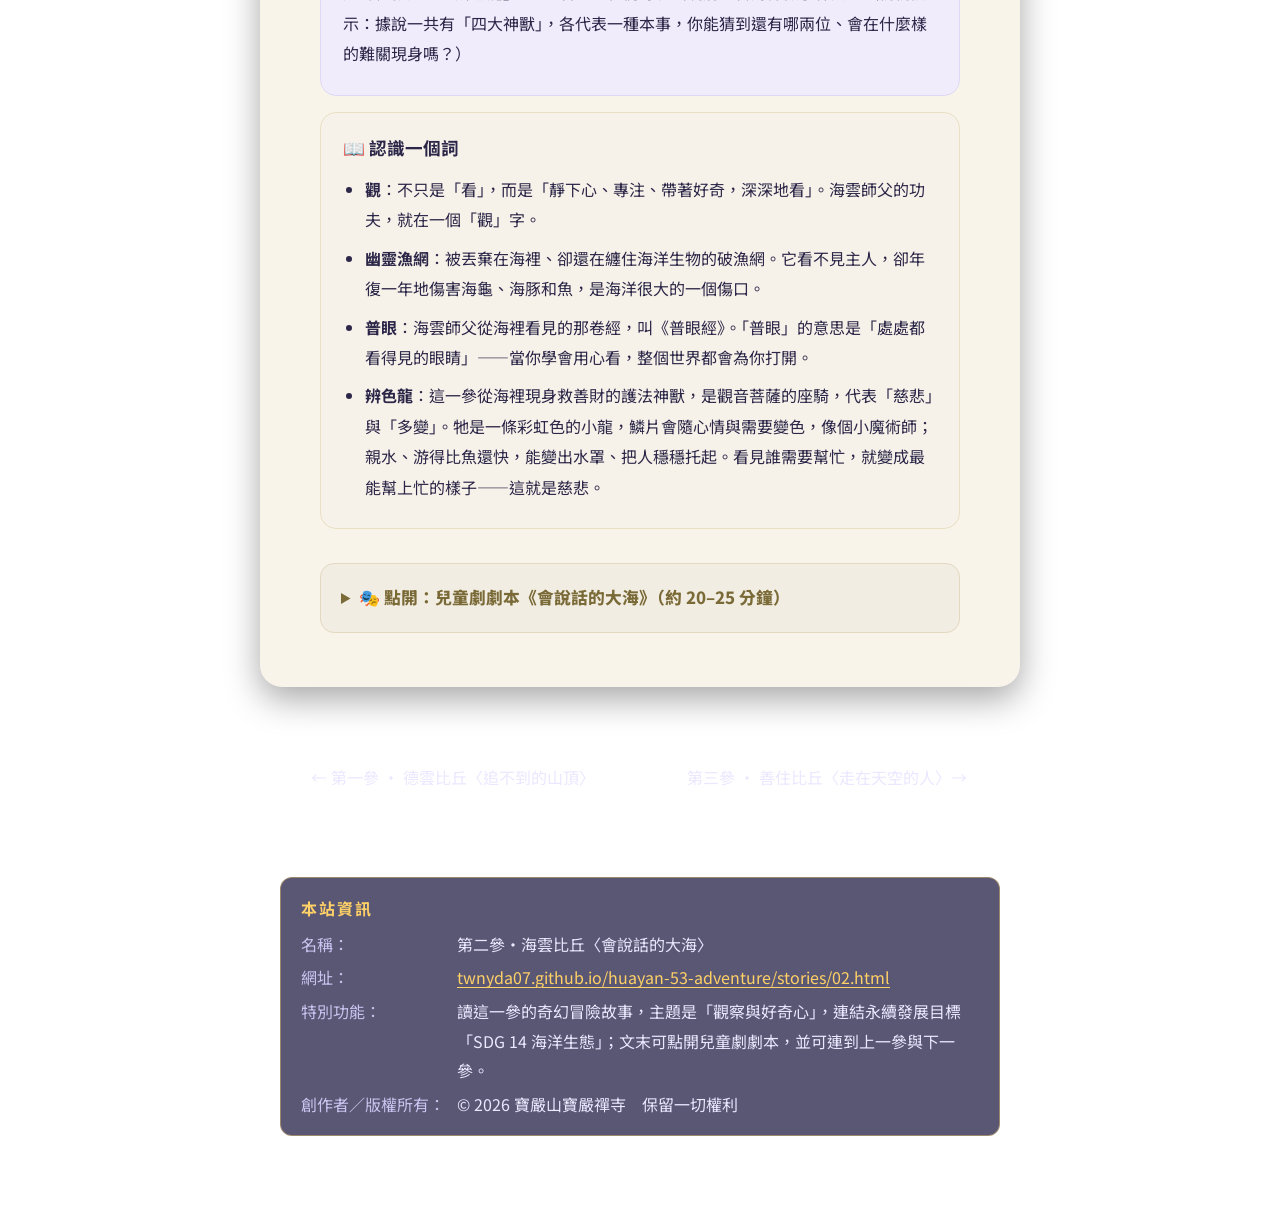
<file: stories/02.html>
<!DOCTYPE html>
<html lang="zh-Hant">
<head>
  <meta charset="UTF-8" />
  <meta name="viewport" content="width=device-width, initial-scale=1.0" />
  <title>第二參 ‧ 海雲比丘〈會說話的大海〉</title>
  <meta name="description" content="善財童子五十三參第二參：海雲比丘〈會說話的大海〉。主題：觀察與好奇心。SDG 14 海洋生態。" />
  <link rel="preconnect" href="https://fonts.googleapis.com" />
  <link rel="preconnect" href="https://fonts.gstatic.com" crossorigin />
  <link href="https://fonts.googleapis.com/css2?family=Noto+Sans+TC:wght@400;500;700;900&family=Noto+Serif+TC:wght@600;700;900&display=swap" rel="stylesheet" />
  <link rel="stylesheet" href="../assets/style.css" />
<style>
  /* 本站資訊（寶嚴禪寺所有開發一律附） */
  .siteinfo{position:relative; z-index:1; margin:0 auto 70px; width:calc(100% - 32px); max-width:720px; text-align:left; font-size:16px; line-height:1.85;
    color:#eae7ff; background:rgba(20,16,58,.7); border:1px solid rgba(255,209,102,.4); border-radius:12px; padding:16px 20px;}
  .siteinfo .si-h{color:var(--gold); font-weight:700; letter-spacing:.12em; margin-bottom:6px;}
  .siteinfo dl{display:grid; grid-template-columns:max-content 1fr; gap:4px 12px; margin:0;}
  .siteinfo dt{color:#c9c4f0; white-space:nowrap;}
  .siteinfo dd{margin:0; word-break:break-word;}
  .siteinfo a{color:var(--gold); text-decoration:underline; text-underline-offset:3px; display:inline-block; padding:6px 0; margin:-6px 0;}
  @media(max-width:420px){ .siteinfo dl{grid-template-columns:1fr; gap:0;} .siteinfo dd{margin-bottom:6px;} }
</style>
</head>
<body>
  <div class="reader-top">
    <a class="back" href="../index.html">← 回旅程地圖</a>
    <span class="back">第 2 / 53 參</span>
  </div>

  <article class="paper">
    <header class="story-head">
      <div class="no">第 二 參 ‧ 海雲比丘</div>
      <h1>會說話的大海</h1>
      <div class="chips">
        <span class="chip theme-chip">🔎 觀察與好奇心</span>
        <span class="chip" style="background:#0A97D9;color:#fff">SDG 14 海洋生態</span>
      </div>
    </header>

    <div class="story">
      <h2 class="scene">開場：看海的怪人</h2>
      <p>善財辭別了德雲比丘，一路向南。走了許多天，空氣裡漸漸多了一股鹹味。翻過最後一道沙丘，一整片藍，毫無預告地撞進他眼裡——那是海。大得望不到邊的海。</p>
      <p>浪一波接著一波湧上沙灘，退下去時，在沙上留下一條條細細的白邊，像大海用泡沫寫下的字，還沒讀懂，就被下一道浪抹去了。善財站在沙丘上看得出神——這是他長這麼大，第一次見到海。</p>
      <p>海邊，就是他要找的海門國。這裡的人靠海過活，出海捕魚、下水採珠。可善財才走進漁村，就聽見人們在議論一個怪人。</p>
      <p>「海雲那個人哪，」一個補網的漁夫搖著頭，「十二年了。整整十二年，他天天坐在海邊看海，什麼也不做。魚也不捕，田也不種。」</p>
      <p>「我看是看傻了。」旁邊的人接話，「海有什麼好看？不就是水嗎？看一天都嫌膩，他倒好，一看看了十二年。」</p>
      <p>善財心裡卻是一動——十二年，只認真做「看海」這一件事？德雲師父要他來找的海雲比丘，該不會，就是這位怪人吧？</p>
      <p>這時，一個滿臉皺紋的老漁婦壓低了聲音，插進來說：「你們別笑他。這幾年，海不太對勁啊。魚越來越少，潮水越來越急，有時候一整天，網子撈上來空空的。我在想……海雲天天盯著海看，會不會，是看出了什麼我們都沒看出來的事？」</p>
      <p>沒有人接話。只有海風，嗚嗚地掠過空蕩蕩的曬魚架。</p>

      <h2 class="scene">相遇：一起看海</h2>
      <p>善財順著海岸走，果然，在一塊突出海面的大礁石上，看見一個人。那人身穿舊舊的僧袍，安安靜靜地坐著，望著大海，一動也不動，彷彿他自己也是這塊礁石的一部分。海風把他的衣角吹得獵獵作響，他卻連眼睛都沒眨一下。</p>
      <p>「請問，您是海雲師父嗎？」善財走上前，恭敬地行了禮，「我叫善財，是德雲師父要我來向您學習的。」</p>
      <p>那人緩緩轉過頭，臉上的皺紋裡盛著笑意，眼睛卻亮得出奇，像映著整片海光。「德雲師兄的孩子啊。」他拍拍身邊的石頭，「來，坐。我這裡沒有別的，只有一片海。你若不嫌棄，就陪我一起看看。」</p>
      <p>善財依言坐下，順著海雲的目光望向大海。</p>
      <p>一開始，他看得很起勁。可是看著看著……海，就只是海啊。藍藍的，一波，又一波。看了一會兒，善財的屁股開始坐不住，腳也想動，心裡那個「快點學到本事」的念頭，又悄悄冒了上來。</p>
      <p>他忍了又忍，終於忍不住問：「師父……這海，到底有什麼好看的呢？」</p>
      <p>海雲比丘沒有回答。他只是望著海，輕輕地說：「再看看。你才看了這麼一下下。」</p>

      <h2 class="scene">五髻少年的一句話</h2>
      <p>就在這時，善財聽見旁邊傳來輕輕的水聲。</p>
      <p>不遠處另一塊礁石上，坐著一個小小的孩子，正把腳泡在一窪潮水積成的小水塘裡，晃啊晃的。那孩子看起來比善財還小，<strong>頭頂上梳著五個小小的髮髻</strong>，一雙眼睛望著水塘，亮晶晶的，像藏著星光。</p>
      <p>善財心裡沒來由地覺得——這孩子，好像在哪裡見過。</p>
      <p>那孩子沒有抬頭，卻像是聽見了善財的心事，忽然開口：「海呀，不是用眼睛看的，是用心看的。你才看了一下下，怎麼就急著說沒什麼好看？」</p>
      <p>善財一愣：「用心看？海就在那裡，我睜大眼睛看，還不夠嗎？」</p>
      <p>孩子這才抬起頭，對他眨眨眼，抬手指向遠處退了潮的灘地：「你瞧——那邊，有東西在動。用心的人，才看得見別人看不見的求救。」</p>
      <p>善財順著他指的方向望去。海水退得很遠，露出一大片濕亮亮的泥灘。遠遠的泥灘上，果然有個小小的東西，正在微弱地掙扎。</p>
      <p>「那是什麼……」善財回過頭想問個清楚——那孩子已經不見了。礁石上空空的，只有那窪小水塘，還蕩著一圈圈細細的漣漪。</p>

      <h2 class="scene">善行：泥灘上的微光</h2>
      <p>善財顧不得多想，站起身，往那片泥灘走去。</p>
      <p>退潮後的泥灘又濕又軟，一腳踩下去，就陷到腳踝，拔起來時「啵」地一聲，黏得緊緊的。他一步一步，深一腳淺一腳地往灘地深處走。越走近，他越看清楚——那是一隻小小的海龜。</p>
      <p>牠通身竟隱隱透著一層柔柔的光，像一小塊掉進泥裡的月亮。可牠此刻動彈不得——一張破舊的、被人丟棄的漁網，死死地纏住了牠。網繩勒進牠的四肢，越掙越緊。牠已經精疲力盡，只剩下最後一點力氣，一下、一下，微弱地拍著泥。</p>
      <p>「別怕，我來幫你。」善財蹲下身。</p>
      <p>那網纏得又亂又緊，密密麻麻的結，一個扣著一個。善財不敢用蠻力，怕傷了小海龜。他只好靜下心，湊近了，一個結、一個結地仔細看——這一根繩子繞到哪裡去了？那一個扣是怎麼纏上的？他看得極專注，連海風灌進衣領都渾然不覺。</p>
      <p>慢慢地，慢慢地，他看懂了整張網的來龍去脈，手指靈巧地一鬆、一挑、一解……最後一個死結「啪」地開了。</p>
      <p>小海龜自由了。牠虛弱地抬起頭，用那雙映著光的眼睛望了善財好一會兒，彷彿把他的樣子，深深地記在了心裡。然後，牠緩緩爬向遠方回漲的海水，一滑，沒入浪中，那點柔光在水下一閃，就不見了。</p>
      <p>善財看著牠遠去，心裡暖暖的。他抹了把臉上的泥，笑了。他一點也沒想過要什麼回報——他甚至忘了，自己還在趕路。</p>

      <h2 class="scene">危機：漲潮與風暴</h2>
      <p>可是，就在他起身的這一刻，善財才驚覺——不對勁。海水，正以快得驚人的速度，往回漲。</p>
      <p>方才還遠在天邊的浪，此刻已經漫過了他的腳踝、爬上了他的膝蓋。天，也在轉眼之間黑了下來。烏雲從海平線那頭翻滾而來，海風陡然變得又急又冷，遠處傳來悶悶的雷聲。</p>
      <p>海門國的潮水，來得比奔馬還快——這件事，善財事先並不知道。</p>
      <p>「糟了！」他轉身想往岸邊跑，可濕軟的泥灘死死地咬住他的腳，每一步都像在跟大海拔河。水，很快漲到了他的腰。一個大浪劈頭打來，把他撲倒在水裡，鹹澀的海水灌進口鼻。他掙扎著站起，另一個浪又推來，腳下的泥沙被水掏空，一股暗流「咕嚕」一下，猛地把他往深海裡拖。</p>
      <p>岸，好遠。天，好黑。浪，好大。善財被捲進浪裡，載浮載沉，力氣一點一點被大海抽走。他望著頭頂上翻騰的黑水，心想：這一回，怕是真的……</p>
      <p>一直隱形隨行在善財身邊的善知獅，此刻急得團團轉。牠低吼一聲，聲音卻被狂濤壓了下去。「這深海不是我的地盤……」牠望著翻騰的黑水，眉頭皺成一團，「快，得請一位懂水的來——」</p>
      <p>話音未落，一道七彩流光，貼著漆黑的海面疾馳而來，所過之處，怒濤上竟浮起一層薄薄的水氣，隱隱映出一道彩虹。善財只覺得一股柔和又沉穩的力量，將他自浪底輕輕托起。一圈透亮的水罩，把灌進他口鼻的鹹水，都輕輕擋在了外頭。他睜開眼——一條彩虹色的小龍，正在浪裡游來，游得比魚還快。</p>
      <p>牠的鱗片一路變換著顏色，青的、金的、粉的，像個一邊趕路一邊變戲法的小魔術師；牠身周的水，被牠一繞，就乖乖地聚成一頂圓圓的水罩，把善財穩穩地護在中央。「哈，趕上啦！」小龍探出頭，衝善財眨眨眼，托著他浮出了水面。</p>

      <h2 class="scene">神獸的引導</h2>
      <p>水罩托著善財，在浪谷與浪峰之間平穩地滑行，彷彿那滔天巨浪只是一片起伏的草原。彩虹色的小龍游在前頭領路，尾巴一擺一擺，把大浪都撥得服服貼貼。</p>
      <p>「你……你是誰呀？」善財又驚又喜，「謝謝你救我！」</p>
      <p>小龍還沒答話，浪光裡，善知獅已一躍落到水罩邊，穩穩踏著浪頭跟了上來。「這位是新朋友，不是我。」牠有點不好意思地甩甩鬃毛，「深海是牠的地盤，我在山裡行，牠在水裡游——往後，咱們的隊伍又多一個能耐人啦。」</p>
      <p>「我呀，聽見有人哭，就坐不住。」小龍的鱗片閃過一道粉光，聲音清亮活潑，「剛剛在海裡，看見一隻小海龜歡歡喜喜地游回來，說有個孩子，趕著找老師，卻蹲在泥灘上，一個結一個結，把纏住牠的漁網解開了。我一聽，就順著水氣找來啦——這樣的好事，我可不能錯過。」</p>
      <p>善財這才想起自己還在旅途上，急急地問：「那你什麼都知道！求你告訴我，海雲師父看了十二年的海，到底看出了什麼？你直接告訴我，我不就學會了嗎？」</p>
      <p>小龍卻輕輕搖頭，鱗片上的顏色慢慢沉靜下來，轉成一片安穩的湖水藍。「這個呀，我可不能替你說。」牠側過頭，那雙靈動的眼睛望著善財，「不過，我倒想問你——剛才在泥灘上，為了救那隻小海龜，你是不是把那張亂糟糟的漁網，每一個結，都看得清清楚楚？」</p>
      <p>善財點點頭：「是。我怕傷著牠，只好一個結一個結，慢慢看清楚。」</p>
      <p>「你細看漁網的那份專注，」小龍的眼裡漾起笑意，「就是海雲要教你的『看』了。剩下的，得你自己回去看、回去想。海，一直在對你說話，只是你從前，太急著趕路，沒有靜下心來聽。」</p>
      <p>風浪不知何時已經平息。小龍托著粼粼的波光，將善財送回了那塊礁石旁。牠繞著善財轉了一圈，尾巴一勾：「我叫辨色龍。往後你要走的路還長，水裡的難關，就交給我——我跟定你啦！」善知獅在一旁笑著點頭：「這下好，山有我，水有牠。」</p>
      <p>善財望著這一獅一龍，用力點了點頭。他知道，自己的求法隊伍，又多了一位夥伴。七彩的流光緩緩隱入波心，海面上，只剩下重新坐定的海雲比丘，和渾身濕透、卻眼神明亮的善財——身邊，多了兩個看不見、卻始終隨行的好朋友。</p>

      <h2 class="scene">領悟：海，一直在說話</h2>
      <p>善財回到海雲身邊坐下。他不再坐不住了。</p>
      <p>他想起辨色龍的話——「你細看漁網的那份專注，就是海雲要教你的『看』。」於是他不再想著「快點學到本事」，而是像剛才凝視那張漁網一樣，把一整顆心，都放進了眼前這片海。</p>
      <p>於是，奇妙的事情發生了。海，不再只是「藍藍的水」。</p>
      <p>他看見浪，原來每一道都不一樣：有的圓潤，有的尖利，有的溫柔地舔著沙，有的憤怒地撞著石。他看見海水的顏色，隨著雲、隨著光，一時碧綠、一時靛藍、一時又泛起金子般的粼光。他看見浪花底下，有小魚一閃、有水母漂過、有螃蟹橫著爬進沙洞——原來這片海裡，藏著數不清、數不清的生命，忙忙碌碌地過著他從不知道的日子。</p>
      <p>「師父，」善財輕聲說，聲音有點發抖，「這片海裡……有好多好多我以前都沒看見的東西。」</p>
      <p>「是啊。」海雲比丘終於露出滿足的笑，「別人說我看了十二年的海，什麼也沒做。他們不知道，這十二年，我看見了整個世界。孩子，我做的事只有一樣——<strong>好好地看，並且不停地問『為什麼』</strong>。為什麼潮水有漲有退？為什麼浪花的形狀千變萬化？為什麼這片海裡，能養活這麼多的生命？我問得越多、看得越久，這片海回答我的，就越多、越深。到最後我才明白——一滴海水裡，藏著整片海的祕密；而這一片海，又映著整個天地的道理。」</p>
      <p>他的笑容忽然淡了下來，望向遠方那些空蕩蕩的漁網。</p>
      <p>「也正因為看得久，我才看見別人沒看見的憂愁。這幾年，魚少了，海也累了。因為太多人只顧著向海『拿』，卻不肯停下來好好『看』一眼海——看牠病了、看牠痛了、看牠快撐不住了。孩子，你今天救的那隻小海龜，就是被人隨手一丟的漁網纏住的。人若不肯用心看海，總有一天，海就再也沒有東西，可以給我們看了。」</p>
      <p>善財把這番話，深深地記進了心裡。他終於懂了：原來「觀察」不是發呆，「好奇」也不是幼稚。一個願意靜下心、專注去看、不停地問「為什麼」的人，能在最平凡的地方，看見最了不起的奇蹟——也能在別人都忽略的地方，看見最需要被疼惜的傷口。</p>

      <h2 class="scene">奇蹟：海中的巨蓮</h2>
      <p>「今天，你用心救了一個生命，也第一次用心看見了海。」海雲比丘站起身，望向海的深處，「所以，海要送你一樣，只有『真正看見它的人』才看得到的東西。看——」</p>
      <p>善財順著他的目光望去。原本平靜的海面，忽然自最深、最遠的地方，泛起了光。那光越聚越亮，越亮越大，海水像被一隻無形的手輕輕分開，緩緩地、緩緩地，從深海之中，升起了一朵蓮花。</p>
      <p>那不是一朵尋常的蓮。它大得——比整座海門國還要大！千萬片花瓣，每一片都是流動的光，青的、金的、粉的、白的，在暮色裡靜靜綻放，把半邊天都映亮了。</p>
      <p>而在那朵巨蓮的正中央，浮現出一隻巨大的、放著柔光的手掌。那手掌向著善財，緩緩攤開——掌心之上，托著一卷閃閃發亮的經書。</p>
      <p>海風靜了。浪聲遠了。天地之間，只剩下那朵光的蓮、那隻光的手、那一卷光的經。善財仰著頭，眼睛裡盛滿了淚水，卻捨不得眨一下——他怕，一眨眼，這世上最美的東西，就消失了。</p>
      <p>「這……這是什麼？」他喃喃地問。</p>
      <p>「這是海，用十二年的耐心，一點一點顯給我看的。」海雲比丘的聲音，輕得像一片羽毛，「它一直都在，孩子。就藏在你剛才覺得『沒什麼好看』的那片海裡。只是——只有真正靜下心、用心去看的人，才看得見。」</p>
      <p>那朵巨蓮的光，漸漸柔和、漸漸淡去，最後化成滿海的粼粼波光，彷彿什麼都沒發生過。可是善財知道，有什麼東西，已經永遠地，不一樣了。</p>

      <h2 class="scene">道別與懸念</h2>
      <p>夜色溫柔地籠下來，海面上升起了第一顆星。</p>
      <p>「師父，我還想多看看這片海，多學一些。」善財不捨地說。</p>
      <p>海雲比丘卻搖搖頭，謙和地笑了：「孩子，我這一生，也只學會了『看海』這一件事。天地間的道理，多得像海裡的水，我懂的，不過是其中的一滴。」</p>
      <p>他抬手指向南方的海岸：「往南方走，海岸邊的楞伽道旁，有一位善住比丘。他會教你——一樣連這麼大的海，都裝不下的東西。去吧。」</p>
      <p>善財向海雲師父，深深一拜。</p>
      <p>當他背起包袱、沿著海岸往南走時，回頭望了最後一眼那片海。暮色裡，遠處的一塊礁石上，彷彿又坐著一個小小的身影，頭頂梳著五個小髮髻，正對著海，也對著他，輕輕地笑。</p>
      <p>善財想揮揮手，那身影卻已融進了夜色。他心裡又閃過那個念頭：那孩子，那五個小髮髻，那雙藏著星光的眼睛……我到底，是在哪裡見過呢？</p>
      <p>海浪一波一波，輕輕拍著岸，像在回答，又像在賣關子。善財笑了笑，把這個謎，和滿心的星光，一起收進行囊，邁向了下一段旅程。</p>
      <p>「善住師父，」他望著南方的夜，輕聲說，「換我去找你了。」</p>

      <p class="end-mark">～ 第二參 ‧ 完 ～</p>
    </div>

    <!-- 尾聲小卡 -->
    <div class="endcard">
      <div class="card think">
        <h3>💭 想一想</h3>
        <ol>
          <li>一開始，善財覺得「海就是水，沒什麼好看」。後來他看見了什麼？是什麼讓他從「看不見」變成「看得見」？</li>
          <li>辨色龍說：「你細看漁網的那份專注，就是海雲要教你的『看』。」你有沒有因為很在乎某件事，而發現了別人都沒注意到的細節？</li>
          <li>海雲師父說，海「累了、病了」，是因為人只顧著向海拿，卻不肯好好看牠一眼。我們可以為大海做些什麼？</li>
        </ol>
      </div>
      <div class="card action">
        <h3>🎯 今天就試試看（SDG 14 海洋生態）</h3>
        <p><strong>觀察家任務</strong>：挑一種小生物（一隻螞蟻、一朵雲、窗外一棵樹），連續一星期，每天花三分鐘專心觀察牠，把每天的新發現畫或寫下來。一週後，你會發現自己變成了「看得見祕密的人」。</p>
        <p><strong>護海行動</strong>：故事裡的小海龜，是被隨手丟棄的漁網（我們叫它「幽靈漁網」）纏住的。下次去海邊或溪邊，把垃圾帶走，別讓塑膠和繩網流進大海——那可能正纏著某一隻，正在等人救的小海龜。</p>
      </div>
      <div class="card secret">
        <h3>🔍 隱藏解謎（貫穿全系列）</h3>
        <p>又出現了！那個「頭頂五個小髮髻、眼裡藏著星光」的神祕孩子，這次在海邊指點了善財。你發現他和第一參的牧童，有什麼一模一樣的地方了嗎？他到底是誰？</p>
        <p>善財的求法隊伍，這一參又多了一位夥伴！第一參是山裡救人的「善知獅」，這一參是海裡救人的「辨色龍」。想想看——牠們每次出現前，善財都做了什麼？（悄悄提示：據說一共有「四大神獸」，各代表一種本事，你能猜到還有哪兩位、會在什麼樣的難關現身嗎？）</p>
      </div>
      <div class="card words">
        <h3>📖 認識一個詞</h3>
        <ul>
          <li><strong>觀</strong>：不只是「看」，而是「靜下心、專注、帶著好奇，深深地看」。海雲師父的功夫，就在一個「觀」字。</li>
          <li><strong>幽靈漁網</strong>：被丟棄在海裡、卻還在纏住海洋生物的破漁網。它看不見主人，卻年復一年地傷害海龜、海豚和魚，是海洋很大的一個傷口。</li>
          <li><strong>普眼</strong>：海雲師父從海裡看見的那卷經，叫《普眼經》。「普眼」的意思是「處處都看得見的眼睛」——當你學會用心看，整個世界都會為你打開。</li>
          <li><strong>辨色龍</strong>：這一參從海裡現身救善財的護法神獸，是觀音菩薩的座騎，代表「慈悲」與「多變」。牠是一條彩虹色的小龍，鱗片會隨心情與需要變色，像個小魔術師；親水、游得比魚還快，能變出水罩、把人穩穩托起。看見誰需要幫忙，就變成最能幫上忙的樣子——這就是慈悲。</li>
        </ul>
      </div>
    </div>

    <!-- 劇本 -->
    <details class="drama">
      <summary>🎭 點開：兒童劇劇本《會說話的大海》（約 20–25 分鐘）</summary>
      <h4>角色</h4>
      <p>說書人、善財、漁夫與漁婦與村民、海雲比丘、五髻少年（與第一參牧童「同一個人」的伏筆）、小海龜（發微光，纏在漁網中）、善知獅（第一參已入隊的夥伴，隱形隨行，引出新夥伴）、辨色龍（觀音座騎，彩虹色小龍，這次「破浪游來」相救並入隊）。</p>
      <h4>舞台與道具</h4>
      <p>分區：左＝漁村，中＝礁石與海（藍布），右前方＝退潮泥灘。道具：大片藍布／藍紗（海與浪，多位群演抖動製造漲潮）、破漁網、發光小海龜偶、竹笛、七彩流蘇／彩色長綢（辨色龍身形）、透明呼拉圈或圓紗（辨色龍變出的水罩）、水藍與彩虹燈光、一大片「花瓣光布」或投影（巨蓮）。關鍵手法：漲潮＝群演持藍紗由遠而近越抖越高；辨色龍破浪＝善知獅先現身急請援手→彩虹燈亮＋七彩長綢自藍紗間游出＋舞者以圓紗（水罩）罩住善財托起；海中巨蓮＝全場燈暗→中央花瓣光布升起→巨大手掌剪影托經現身。</p>
      <h4>分場</h4>
      <p><strong>第一幕｜看海的怪人</strong>：漁村，村民笑海雲「看海十二年什麼也沒做」；老漁婦點出「這幾年海不對勁、魚變少了」。</p>
      <p><strong>第二幕｜一起看海</strong>：礁石上，善財求教，海雲邀他一起看海；善財坐不住、嫌「海沒什麼好看」。</p>
      <p><strong>第三幕｜五髻少年</strong>：五髻少年泡腳於潮池，一句「海要用心看」，並指向泥灘「有東西在求救」，隨即消失。💡互動：少年問觀眾「你們幫善財看看——泥灘上那個在動的，是什麼？」</p>
      <p><strong>第四幕｜救小海龜</strong>：善財涉泥灘，發現纏在幽靈漁網裡的發光小海龜，靜心細看、一結一結解開，救牠回海。</p>
      <p><strong>第五幕｜漲潮與風暴</strong>：潮水暴漲（藍紗進逼），善財被浪捲入深海——善知獅現身卻嘆「深海非我地盤」急請援手；彩虹燈亮、七彩長綢破浪游出，辨色龍變出水罩、把善財托起救出。</p>
      <p><strong>第六幕｜神獸的引導 &amp; 入隊</strong>：辨色龍自報家門，說因善財救小海龜的善行而來；點出「你細看漁網的專注，就是海雲要教你的『看』」，但把「海雲究竟看出了什麼」留給善財自己領悟；送他回岸後說「水裡的難關交給我——我跟定你啦」，正式入隊，成為善財第二位夥伴（善知獅笑道「山有我、水有牠」）。</p>
      <p><strong>第七幕｜海，一直在說話</strong>：善財重新用心看海，看見浪的千變萬化與海中無數生命；海雲道出「觀察與好奇」，以及「海累了、我們要看顧牠」。💡互動：說書人請觀眾閉眼三秒，「用心聽——海在對你說什麼？」</p>
      <p><strong>第八幕｜海中巨蓮 &amp; 道別</strong>：巨蓮升起、光手托經的奇蹟；海雲指向善住比丘後，善財離去，回望又見五髻少年淺笑消失。全體與觀眾齊唱主題口訣。</p>
      <h4>主題口訣（謝幕齊唱）</h4>
      <p>🎵「靜下心，用心看，一滴海水藏著大世界；多問一句『為什麼』，處處都有新發現！海會累，海會痛，你我一起來看顧——行善自有貴人來，五髻少年在雲後笑！」</p>
    </details>
  </article>

  <nav class="pager">
    <a href="01.html">← 第一參 ‧ 德雲比丘〈追不到的山頂〉</a>
    <a href="03.html">第三參 ‧ 善住比丘〈走在天空的人〉→</a>
  </nav>

  <section class="siteinfo" aria-label="本站資訊">
    <div class="si-h">本站資訊</div>
    <dl>
      <dt>名稱：</dt><dd>第二參・海雲比丘〈會說話的大海〉</dd>
      <dt>網址：</dt><dd><a href="https://twnyda07.github.io/huayan-53-adventure/stories/02.html">twnyda07.github.io/huayan-53-adventure/stories/02.html</a></dd>
      <dt>特別功能：</dt><dd>讀這一參的奇幻冒險故事，主題是「觀察與好奇心」，連結永續發展目標「SDG 14 海洋生態」；文末可點開兒童劇劇本，並可連到上一參與下一參。</dd>
      <dt>創作者／版權所有：</dt><dd>© 2026 寶嚴山寶嚴禪寺　保留一切權利</dd>
    </dl>
  </section>

  <button class="to-top" id="toTop" aria-label="回到頂端">↑</button>
  <script>
    var btn = document.getElementById('toTop');
    window.addEventListener('scroll', function () {
      btn.classList.toggle('show', window.scrollY > 500);
    });
    btn.addEventListener('click', function () { window.scrollTo({ top: 0, behavior: 'smooth' }); });
  </script>
</body>
</html>
</file>
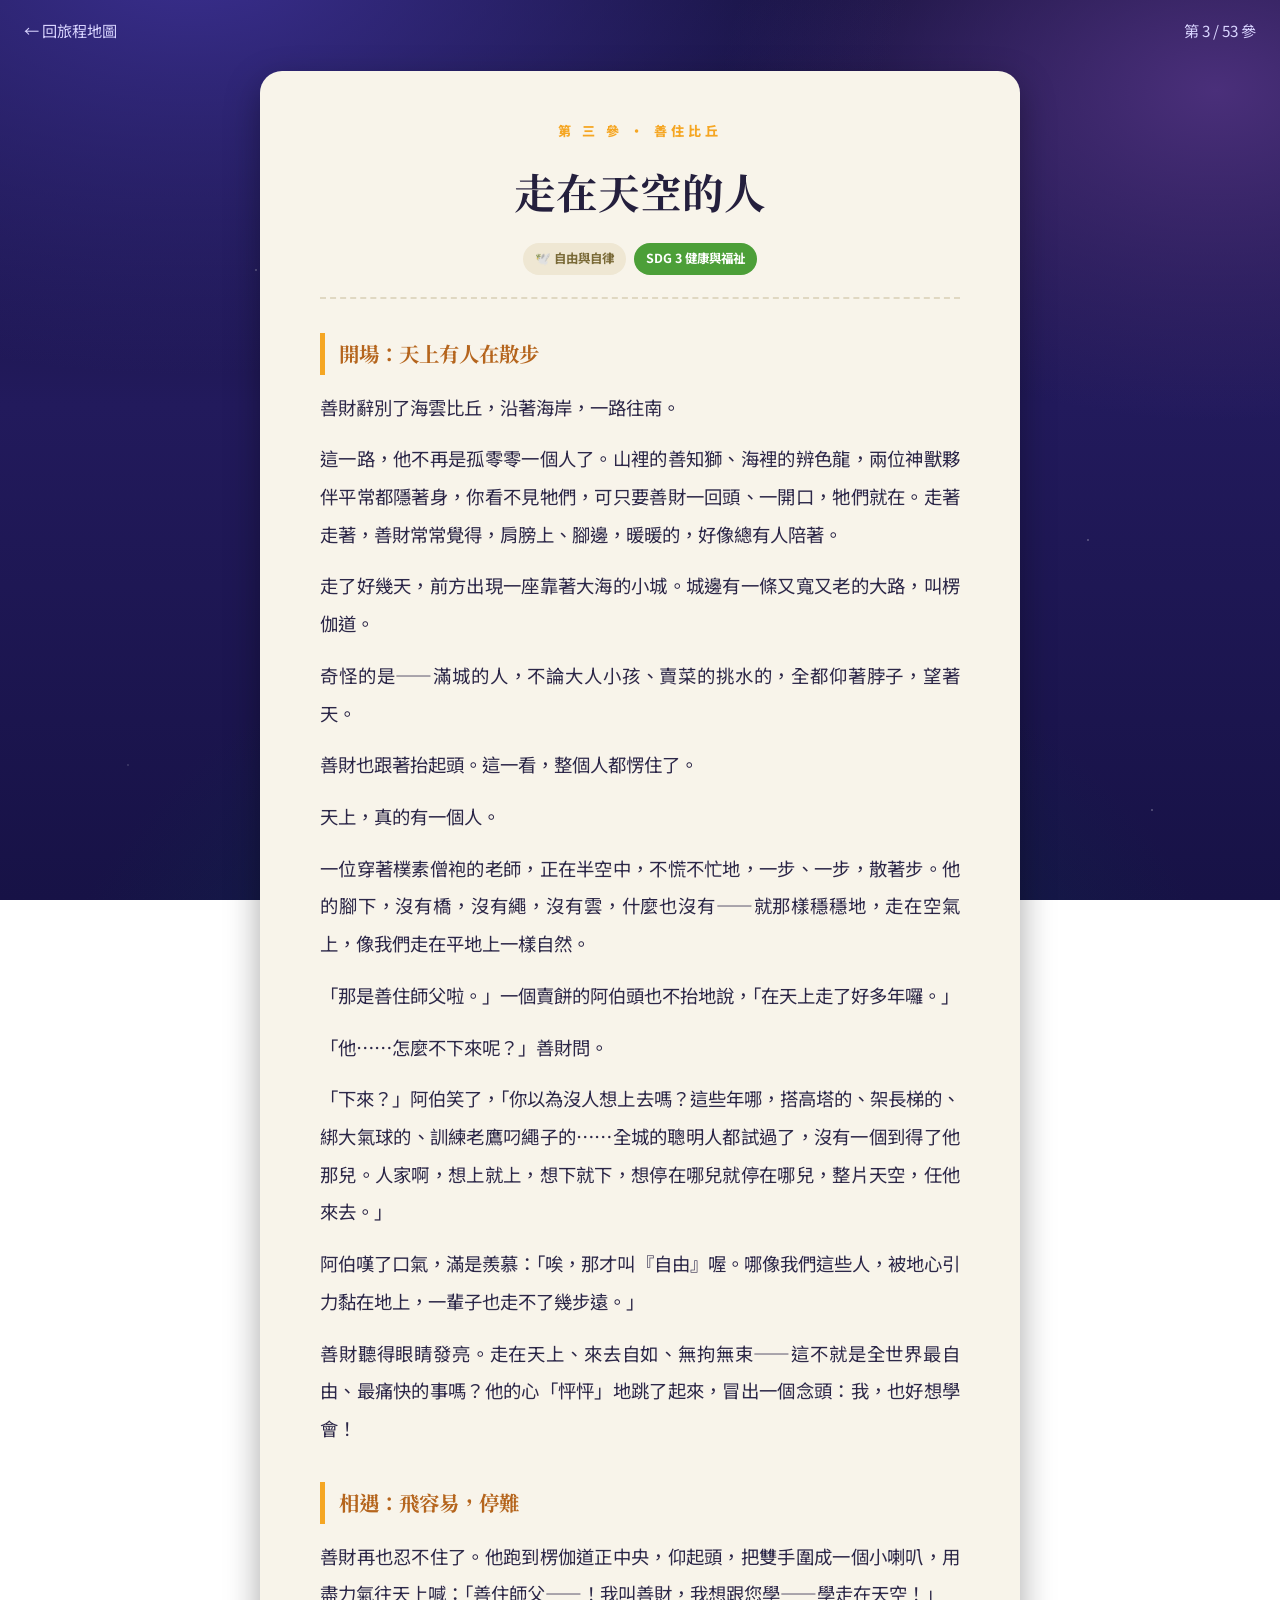
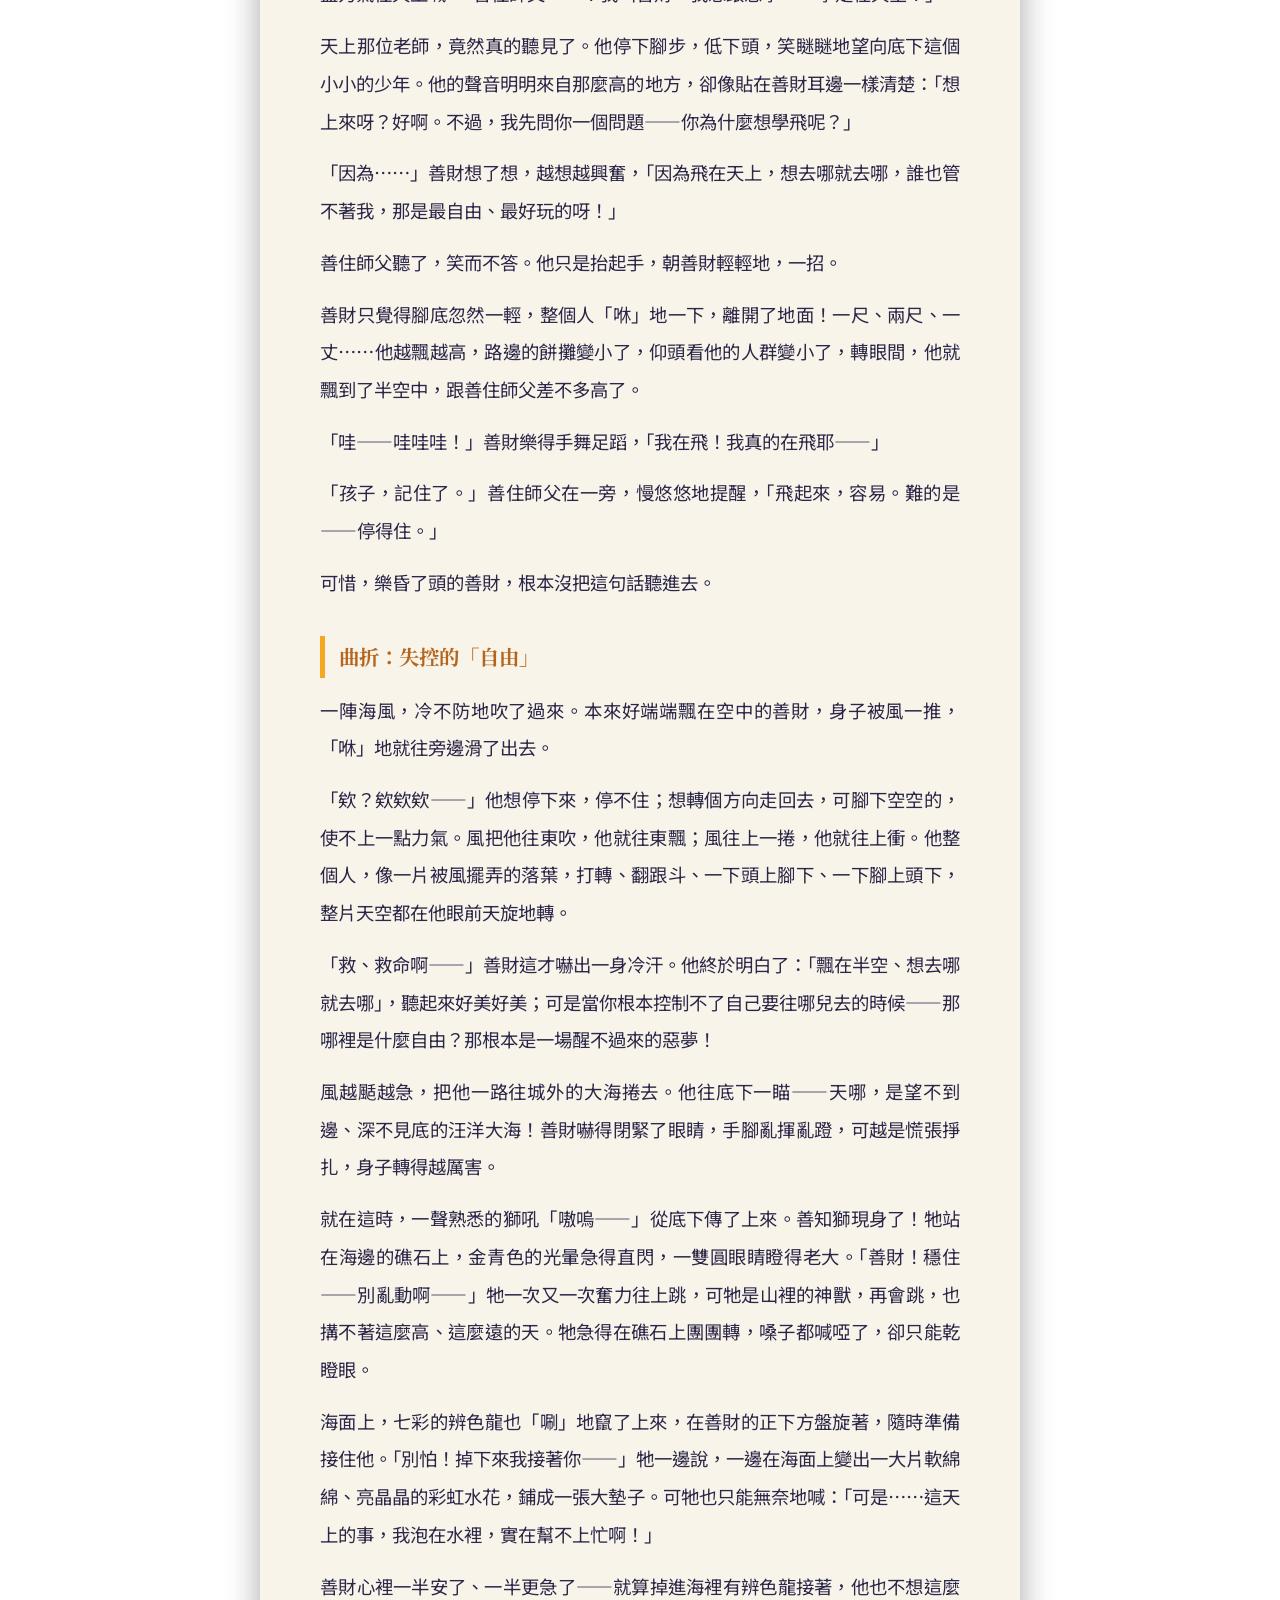
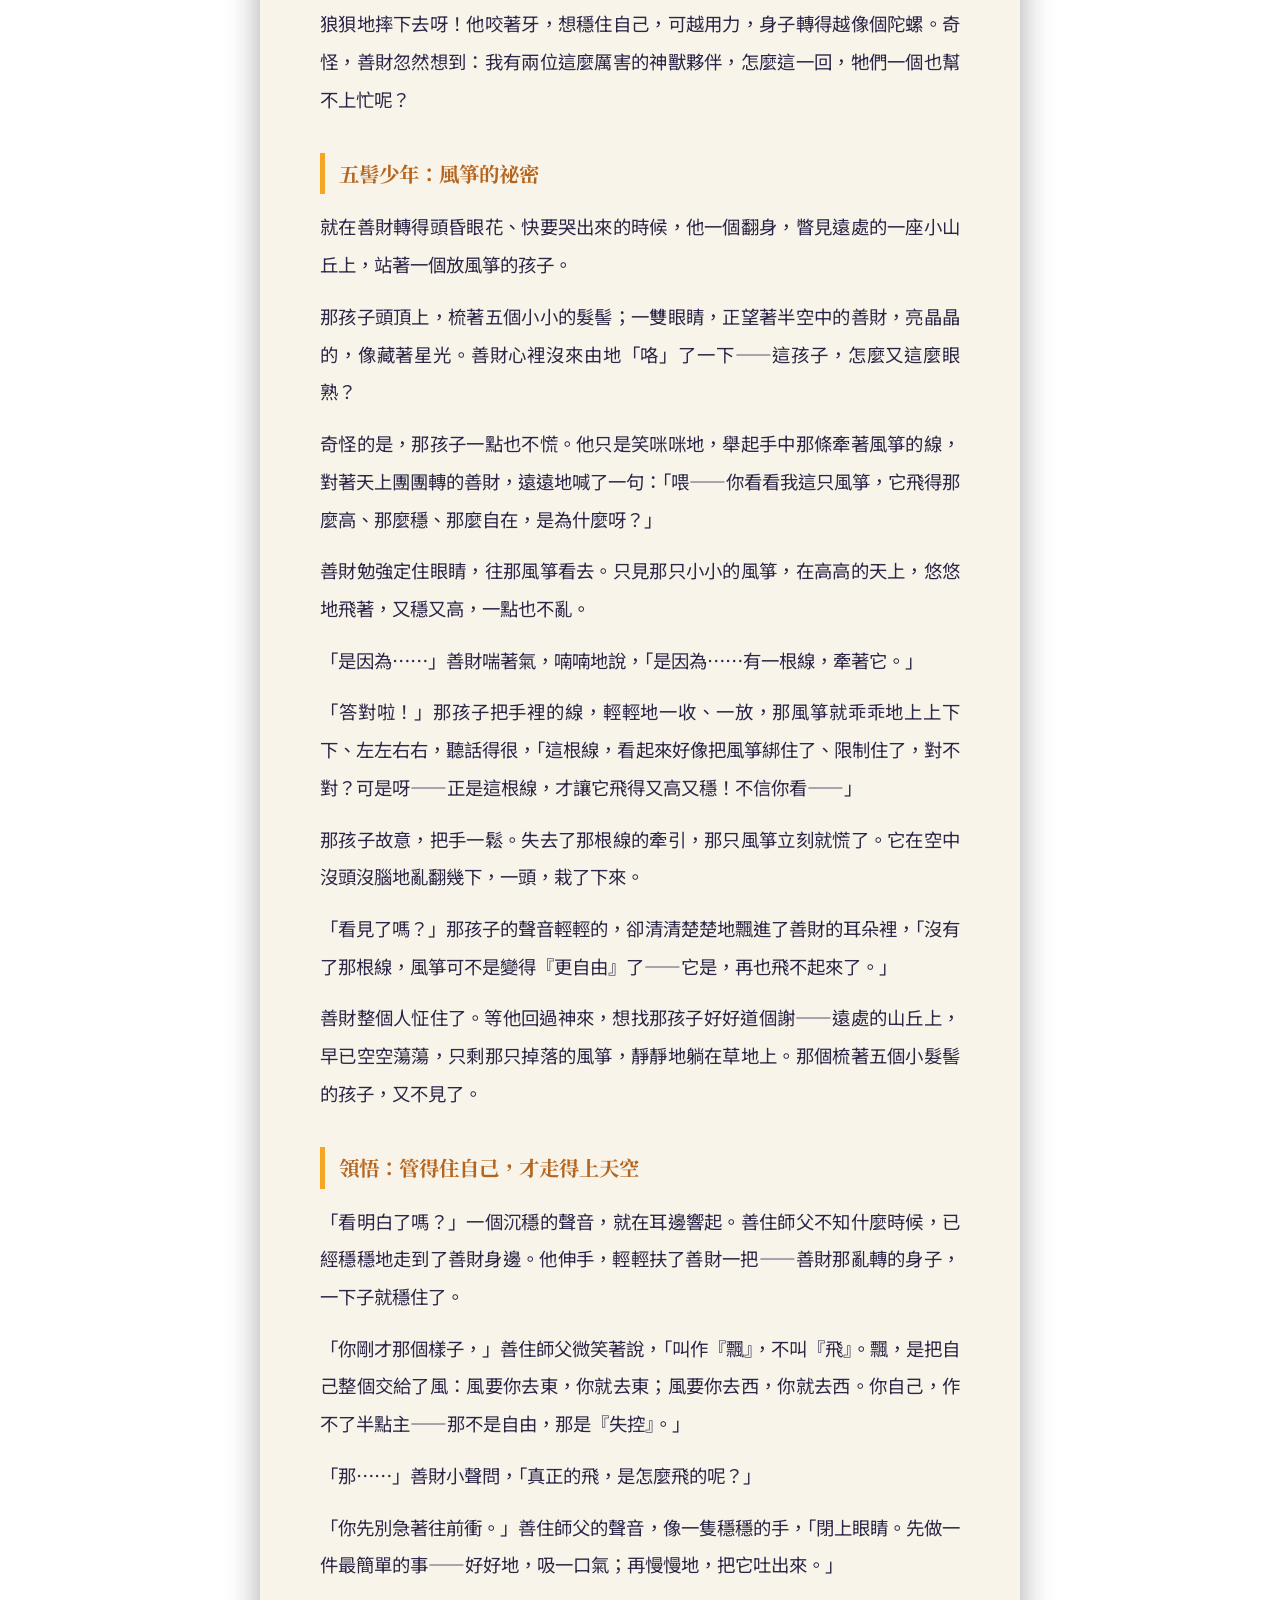
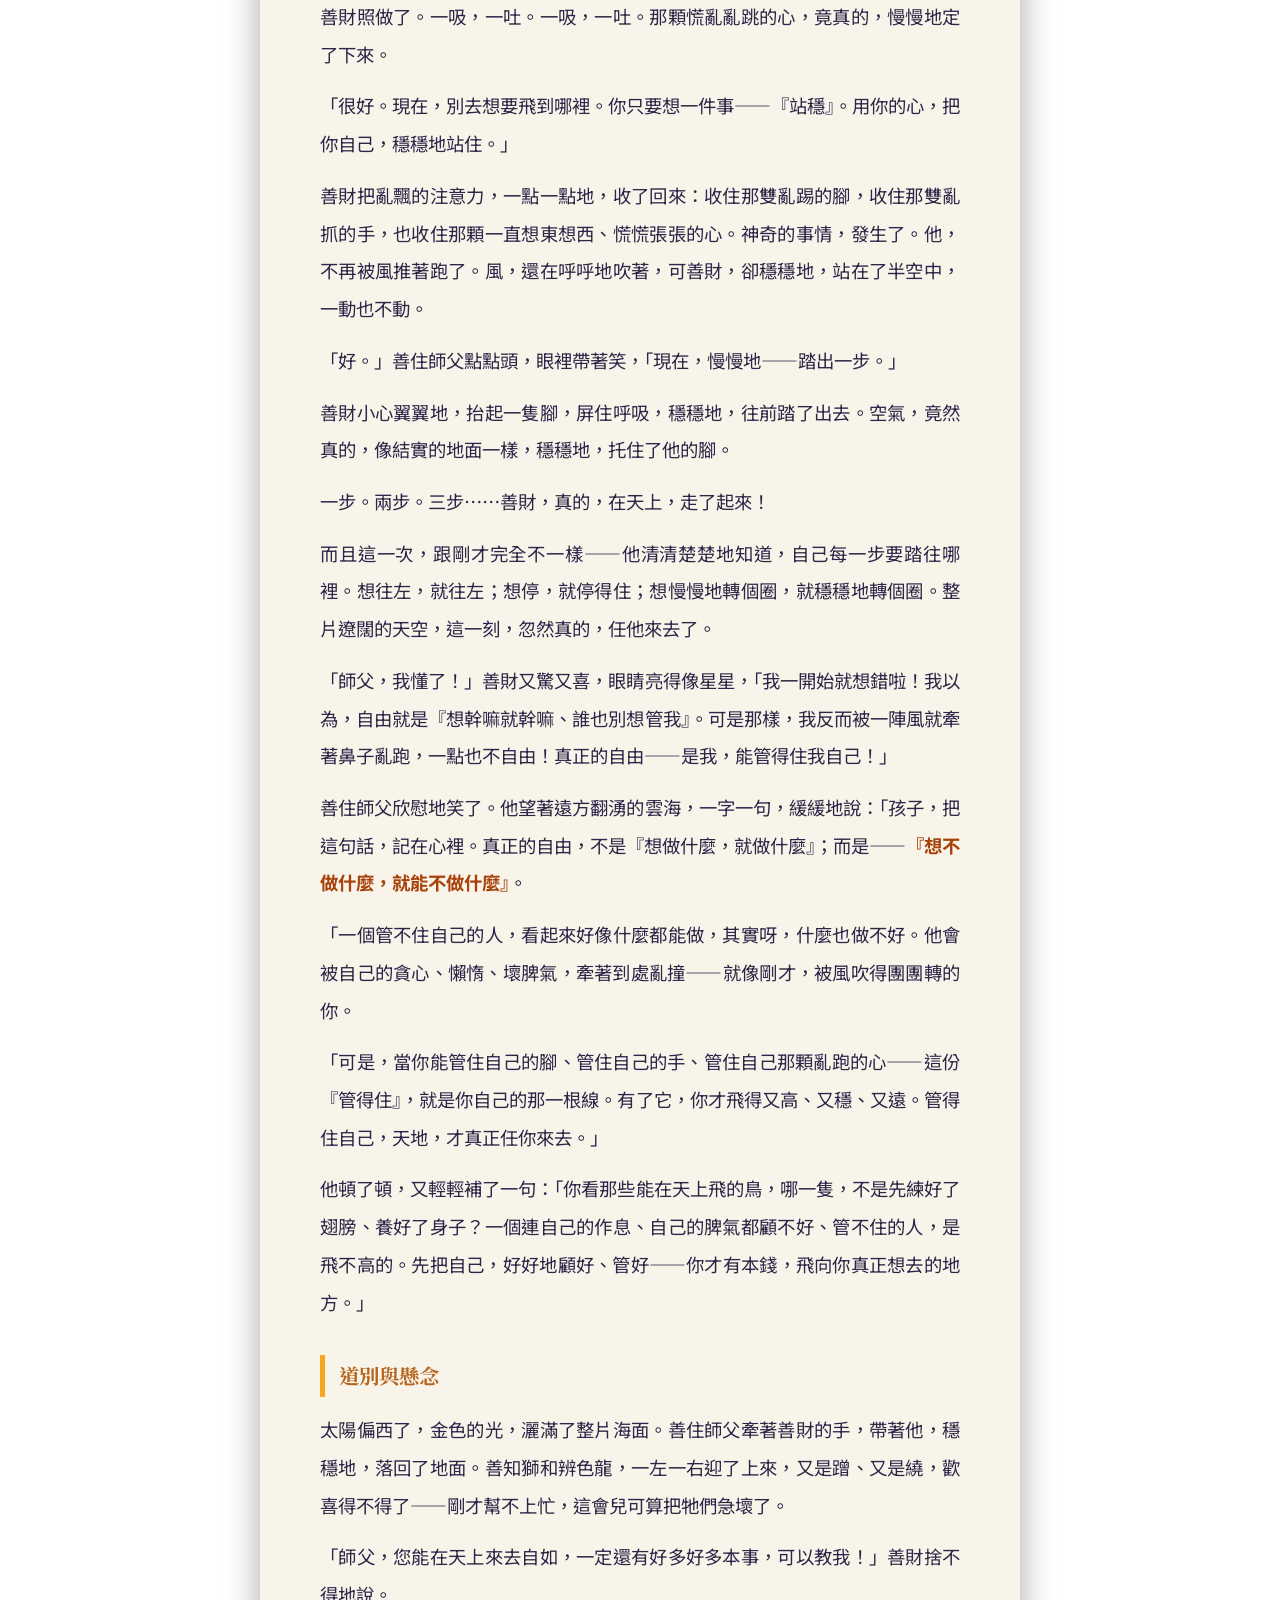
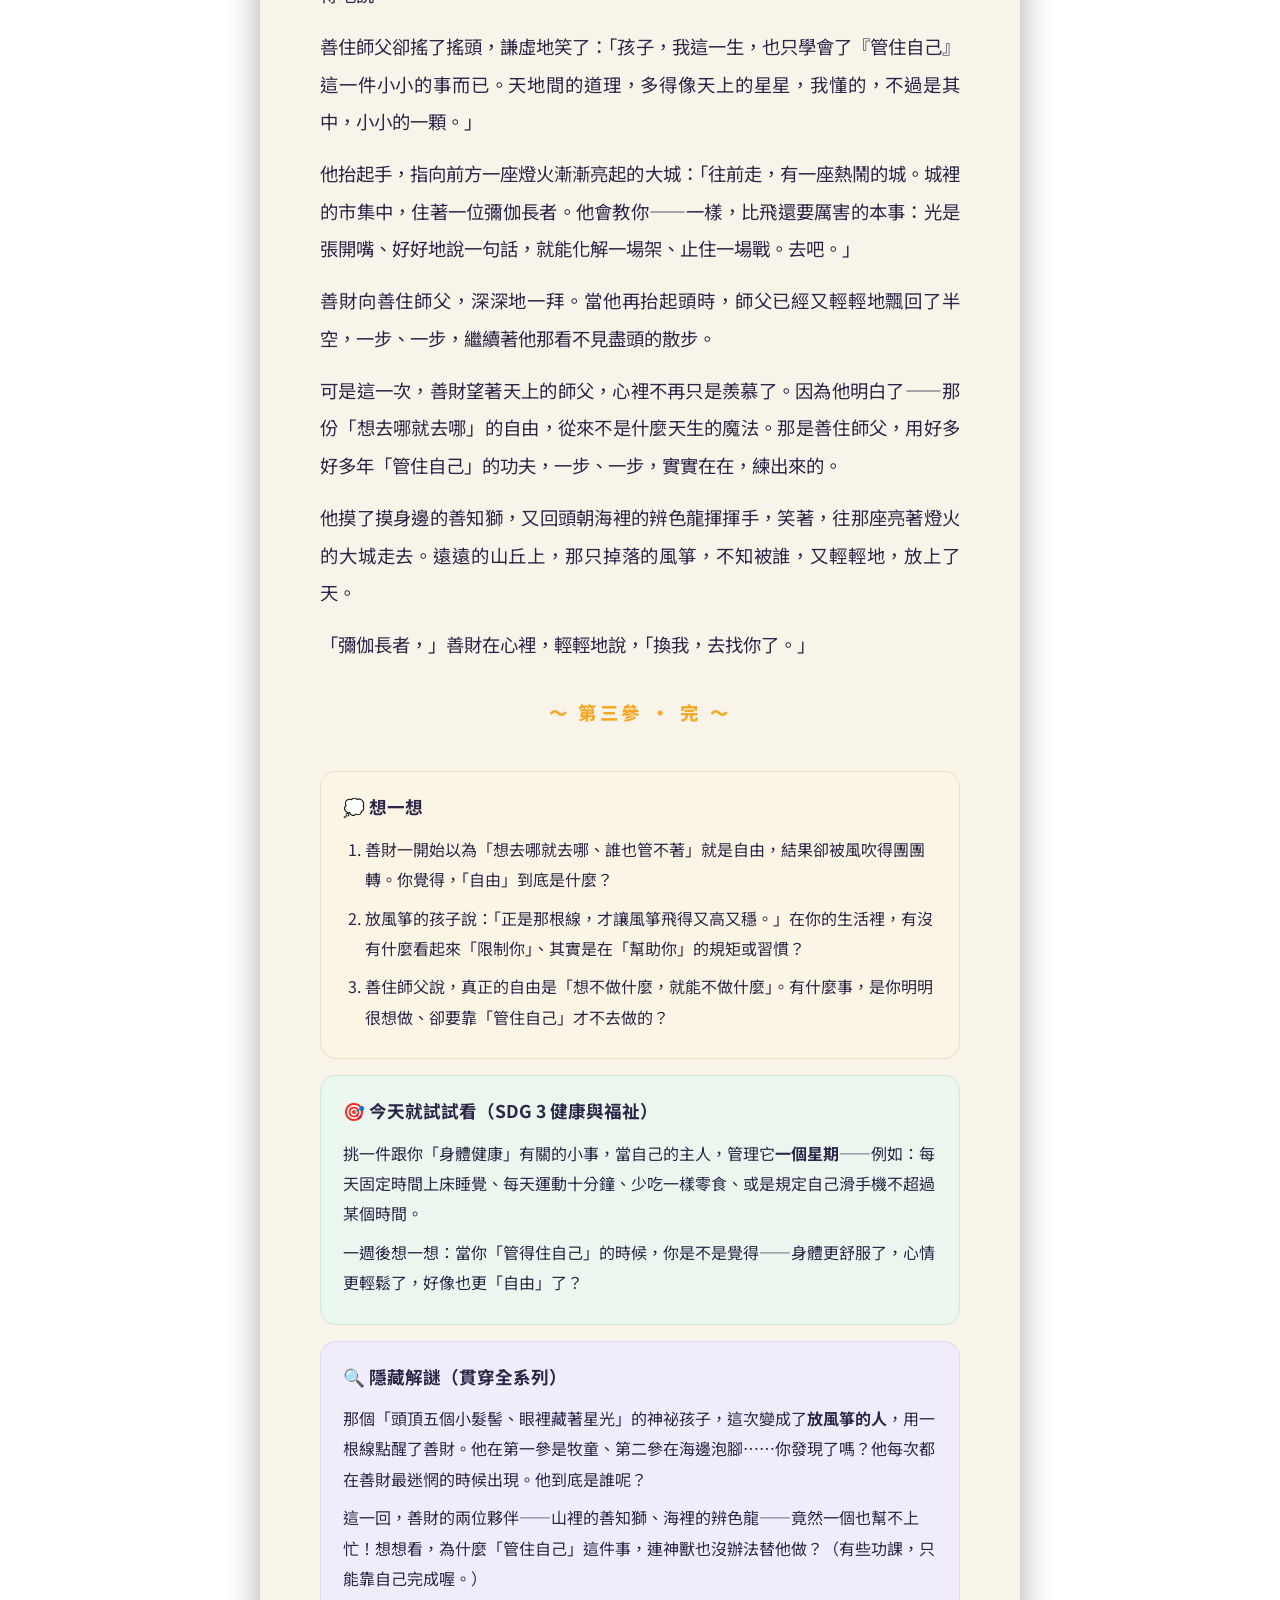
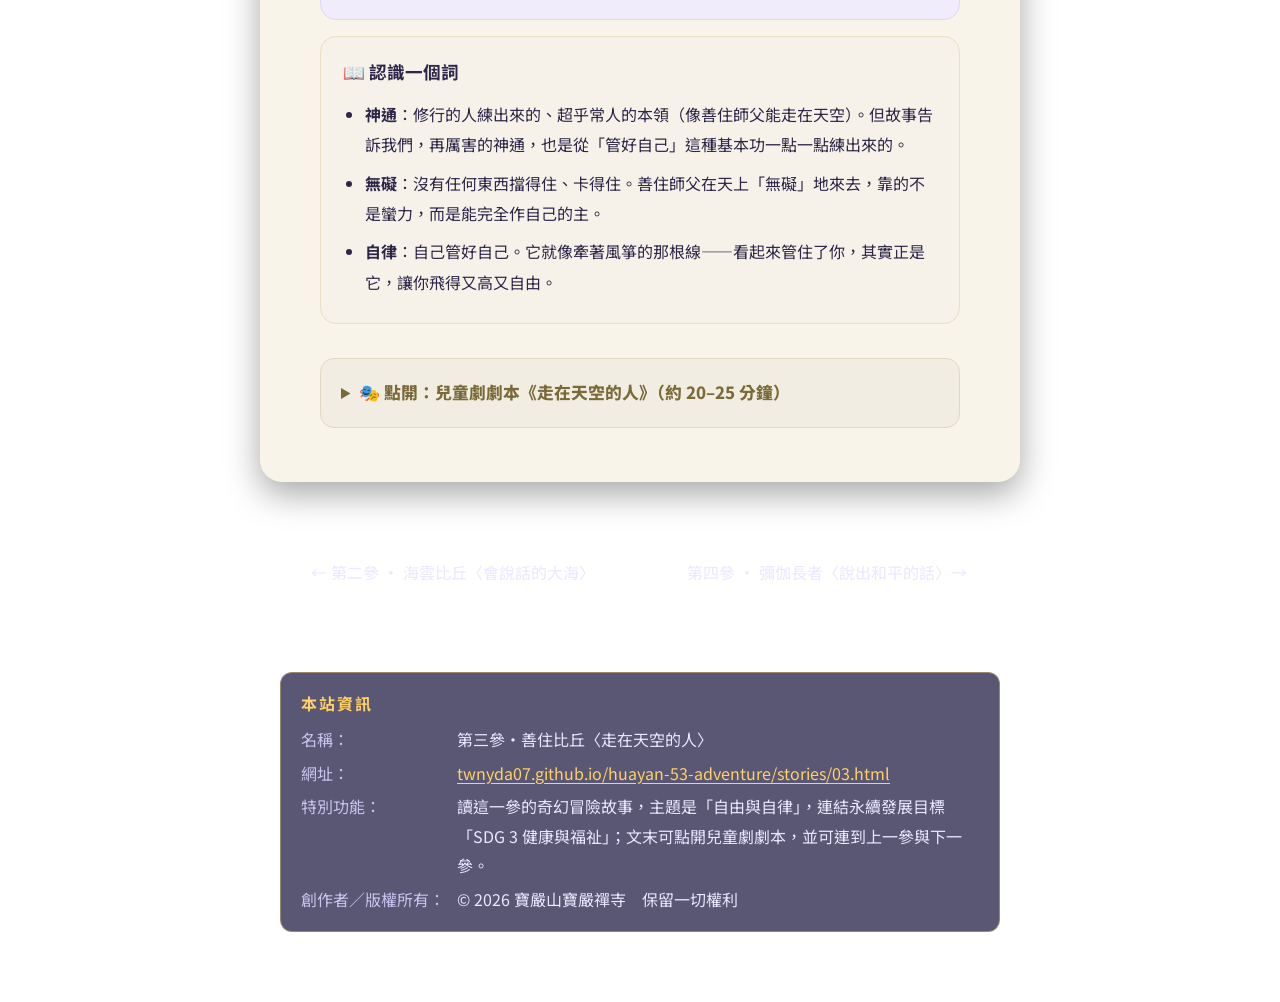
<file: stories/03.html>
<!DOCTYPE html>
<html lang="zh-Hant">
<head>
  <meta charset="UTF-8" />
  <meta name="viewport" content="width=device-width, initial-scale=1.0" />
  <title>第三參 ‧ 善住比丘〈走在天空的人〉</title>
  <meta name="description" content="善財童子五十三參第三參：善住比丘〈走在天空的人〉。主題：自由與自律。SDG 3 健康與福祉。" />
  <link rel="preconnect" href="https://fonts.googleapis.com" />
  <link rel="preconnect" href="https://fonts.gstatic.com" crossorigin />
  <link href="https://fonts.googleapis.com/css2?family=Noto+Sans+TC:wght@400;500;700;900&family=Noto+Serif+TC:wght@600;700;900&display=swap" rel="stylesheet" />
  <link rel="stylesheet" href="../assets/style.css" />
<style>
  /* 本站資訊（寶嚴禪寺所有開發一律附） */
  .siteinfo{position:relative; z-index:1; margin:0 auto 70px; width:calc(100% - 32px); max-width:720px; text-align:left; font-size:16px; line-height:1.85;
    color:#eae7ff; background:rgba(20,16,58,.7); border:1px solid rgba(255,209,102,.4); border-radius:12px; padding:16px 20px;}
  .siteinfo .si-h{color:var(--gold); font-weight:700; letter-spacing:.12em; margin-bottom:6px;}
  .siteinfo dl{display:grid; grid-template-columns:max-content 1fr; gap:4px 12px; margin:0;}
  .siteinfo dt{color:#c9c4f0; white-space:nowrap;}
  .siteinfo dd{margin:0; word-break:break-word;}
  .siteinfo a{color:var(--gold); text-decoration:underline; text-underline-offset:3px; display:inline-block; padding:6px 0; margin:-6px 0;}
  @media(max-width:420px){ .siteinfo dl{grid-template-columns:1fr; gap:0;} .siteinfo dd{margin-bottom:6px;} }
</style>
</head>
<body>
  <div class="reader-top">
    <a class="back" href="../index.html">← 回旅程地圖</a>
    <span class="back">第 3 / 53 參</span>
  </div>

  <article class="paper">
    <header class="story-head">
      <div class="no">第 三 參 ‧ 善住比丘</div>
      <h1>走在天空的人</h1>
      <div class="chips">
        <span class="chip theme-chip">🕊️ 自由與自律</span>
        <span class="chip" style="background:#4C9F38;color:#fff">SDG 3 健康與福祉</span>
      </div>
    </header>

    <div class="story">
      <h2 class="scene">開場：天上有人在散步</h2>
      <p>善財辭別了海雲比丘，沿著海岸，一路往南。</p>
      <p>這一路，他不再是孤零零一個人了。山裡的善知獅、海裡的辨色龍，兩位神獸夥伴平常都隱著身，你看不見牠們，可只要善財一回頭、一開口，牠們就在。走著走著，善財常常覺得，肩膀上、腳邊，暖暖的，好像總有人陪著。</p>
      <p>走了好幾天，前方出現一座靠著大海的小城。城邊有一條又寬又老的大路，叫楞伽道。</p>
      <p>奇怪的是——滿城的人，不論大人小孩、賣菜的挑水的，全都仰著脖子，望著天。</p>
      <p>善財也跟著抬起頭。這一看，整個人都愣住了。</p>
      <p>天上，真的有一個人。</p>
      <p>一位穿著樸素僧袍的老師，正在半空中，不慌不忙地，一步、一步，散著步。他的腳下，沒有橋，沒有繩，沒有雲，什麼也沒有——就那樣穩穩地，走在空氣上，像我們走在平地上一樣自然。</p>
      <p>「那是善住師父啦。」一個賣餅的阿伯頭也不抬地說，「在天上走了好多年囉。」</p>
      <p>「他……怎麼不下來呢？」善財問。</p>
      <p>「下來？」阿伯笑了，「你以為沒人想上去嗎？這些年哪，搭高塔的、架長梯的、綁大氣球的、訓練老鷹叼繩子的……全城的聰明人都試過了，沒有一個到得了他那兒。人家啊，想上就上，想下就下，想停在哪兒就停在哪兒，整片天空，任他來去。」</p>
      <p>阿伯嘆了口氣，滿是羨慕：「唉，那才叫『自由』喔。哪像我們這些人，被地心引力黏在地上，一輩子也走不了幾步遠。」</p>
      <p>善財聽得眼睛發亮。走在天上、來去自如、無拘無束——這不就是全世界最自由、最痛快的事嗎？他的心「怦怦」地跳了起來，冒出一個念頭：我，也好想學會！</p>

      <h2 class="scene">相遇：飛容易，停難</h2>
      <p>善財再也忍不住了。他跑到楞伽道正中央，仰起頭，把雙手圍成一個小喇叭，用盡力氣往天上喊：「善住師父——！我叫善財，我想跟您學——學走在天空！」</p>
      <p>天上那位老師，竟然真的聽見了。他停下腳步，低下頭，笑瞇瞇地望向底下這個小小的少年。他的聲音明明來自那麼高的地方，卻像貼在善財耳邊一樣清楚：「想上來呀？好啊。不過，我先問你一個問題——你為什麼想學飛呢？」</p>
      <p>「因為……」善財想了想，越想越興奮，「因為飛在天上，想去哪就去哪，誰也管不著我，那是最自由、最好玩的呀！」</p>
      <p>善住師父聽了，笑而不答。他只是抬起手，朝善財輕輕地，一招。</p>
      <p>善財只覺得腳底忽然一輕，整個人「咻」地一下，離開了地面！一尺、兩尺、一丈……他越飄越高，路邊的餅攤變小了，仰頭看他的人群變小了，轉眼間，他就飄到了半空中，跟善住師父差不多高了。</p>
      <p>「哇——哇哇哇！」善財樂得手舞足蹈，「我在飛！我真的在飛耶——」</p>
      <p>「孩子，記住了。」善住師父在一旁，慢悠悠地提醒，「飛起來，容易。難的是——停得住。」</p>
      <p>可惜，樂昏了頭的善財，根本沒把這句話聽進去。</p>

      <h2 class="scene">曲折：失控的「自由」</h2>
      <p>一陣海風，冷不防地吹了過來。本來好端端飄在空中的善財，身子被風一推，「咻」地就往旁邊滑了出去。</p>
      <p>「欸？欸欸欸——」他想停下來，停不住；想轉個方向走回去，可腳下空空的，使不上一點力氣。風把他往東吹，他就往東飄；風往上一捲，他就往上衝。他整個人，像一片被風擺弄的落葉，打轉、翻跟斗、一下頭上腳下、一下腳上頭下，整片天空都在他眼前天旋地轉。</p>
      <p>「救、救命啊——」善財這才嚇出一身冷汗。他終於明白了：「飄在半空、想去哪就去哪」，聽起來好美好美；可是當你根本控制不了自己要往哪兒去的時候——那哪裡是什麼自由？那根本是一場醒不過來的惡夢！</p>
      <p>風越颳越急，把他一路往城外的大海捲去。他往底下一瞄——天哪，是望不到邊、深不見底的汪洋大海！善財嚇得閉緊了眼睛，手腳亂揮亂蹬，可越是慌張掙扎，身子轉得越厲害。</p>
      <p>就在這時，一聲熟悉的獅吼「嗷嗚——」從底下傳了上來。善知獅現身了！牠站在海邊的礁石上，金青色的光暈急得直閃，一雙圓眼睛瞪得老大。「善財！穩住——別亂動啊——」牠一次又一次奮力往上跳，可牠是山裡的神獸，再會跳，也搆不著這麼高、這麼遠的天。牠急得在礁石上團團轉，嗓子都喊啞了，卻只能乾瞪眼。</p>
      <p>海面上，七彩的辨色龍也「唰」地竄了上來，在善財的正下方盤旋著，隨時準備接住他。「別怕！掉下來我接著你——」牠一邊說，一邊在海面上變出一大片軟綿綿、亮晶晶的彩虹水花，鋪成一張大墊子。可牠也只能無奈地喊：「可是……這天上的事，我泡在水裡，實在幫不上忙啊！」</p>
      <p>善財心裡一半安了、一半更急了——就算掉進海裡有辨色龍接著，他也不想這麼狼狽地摔下去呀！他咬著牙，想穩住自己，可越用力，身子轉得越像個陀螺。奇怪，善財忽然想到：我有兩位這麼厲害的神獸夥伴，怎麼這一回，牠們一個也幫不上忙呢？</p>

      <h2 class="scene">五髻少年：風箏的祕密</h2>
      <p>就在善財轉得頭昏眼花、快要哭出來的時候，他一個翻身，瞥見遠處的一座小山丘上，站著一個放風箏的孩子。</p>
      <p>那孩子頭頂上，梳著五個小小的髮髻；一雙眼睛，正望著半空中的善財，亮晶晶的，像藏著星光。善財心裡沒來由地「咯」了一下——這孩子，怎麼又這麼眼熟？</p>
      <p>奇怪的是，那孩子一點也不慌。他只是笑咪咪地，舉起手中那條牽著風箏的線，對著天上團團轉的善財，遠遠地喊了一句：「喂——你看看我這只風箏，它飛得那麼高、那麼穩、那麼自在，是為什麼呀？」</p>
      <p>善財勉強定住眼睛，往那風箏看去。只見那只小小的風箏，在高高的天上，悠悠地飛著，又穩又高，一點也不亂。</p>
      <p>「是因為……」善財喘著氣，喃喃地說，「是因為……有一根線，牽著它。」</p>
      <p>「答對啦！」那孩子把手裡的線，輕輕地一收、一放，那風箏就乖乖地上上下下、左左右右，聽話得很，「這根線，看起來好像把風箏綁住了、限制住了，對不對？可是呀——正是這根線，才讓它飛得又高又穩！不信你看——」</p>
      <p>那孩子故意，把手一鬆。失去了那根線的牽引，那只風箏立刻就慌了。它在空中沒頭沒腦地亂翻幾下，一頭，栽了下來。</p>
      <p>「看見了嗎？」那孩子的聲音輕輕的，卻清清楚楚地飄進了善財的耳朵裡，「沒有了那根線，風箏可不是變得『更自由』了——它是，再也飛不起來了。」</p>
      <p>善財整個人怔住了。等他回過神來，想找那孩子好好道個謝——遠處的山丘上，早已空空蕩蕩，只剩那只掉落的風箏，靜靜地躺在草地上。那個梳著五個小髮髻的孩子，又不見了。</p>

      <h2 class="scene">領悟：管得住自己，才走得上天空</h2>
      <p>「看明白了嗎？」一個沉穩的聲音，就在耳邊響起。善住師父不知什麼時候，已經穩穩地走到了善財身邊。他伸手，輕輕扶了善財一把——善財那亂轉的身子，一下子就穩住了。</p>
      <p>「你剛才那個樣子，」善住師父微笑著說，「叫作『飄』，不叫『飛』。飄，是把自己整個交給了風：風要你去東，你就去東；風要你去西，你就去西。你自己，作不了半點主——那不是自由，那是『失控』。」</p>
      <p>「那……」善財小聲問，「真正的飛，是怎麼飛的呢？」</p>
      <p>「你先別急著往前衝。」善住師父的聲音，像一隻穩穩的手，「閉上眼睛。先做一件最簡單的事——好好地，吸一口氣；再慢慢地，把它吐出來。」</p>
      <p>善財照做了。一吸，一吐。一吸，一吐。那顆慌亂亂跳的心，竟真的，慢慢地定了下來。</p>
      <p>「很好。現在，別去想要飛到哪裡。你只要想一件事——『站穩』。用你的心，把你自己，穩穩地站住。」</p>
      <p>善財把亂飄的注意力，一點一點地，收了回來：收住那雙亂踢的腳，收住那雙亂抓的手，也收住那顆一直想東想西、慌慌張張的心。神奇的事情，發生了。他，不再被風推著跑了。風，還在呼呼地吹著，可善財，卻穩穩地，站在了半空中，一動也不動。</p>
      <p>「好。」善住師父點點頭，眼裡帶著笑，「現在，慢慢地——踏出一步。」</p>
      <p>善財小心翼翼地，抬起一隻腳，屏住呼吸，穩穩地，往前踏了出去。空氣，竟然真的，像結實的地面一樣，穩穩地，托住了他的腳。</p>
      <p>一步。兩步。三步……善財，真的，在天上，走了起來！</p>
      <p>而且這一次，跟剛才完全不一樣——他清清楚楚地知道，自己每一步要踏往哪裡。想往左，就往左；想停，就停得住；想慢慢地轉個圈，就穩穩地轉個圈。整片遼闊的天空，這一刻，忽然真的，任他來去了。</p>
      <p>「師父，我懂了！」善財又驚又喜，眼睛亮得像星星，「我一開始就想錯啦！我以為，自由就是『想幹嘛就幹嘛、誰也別想管我』。可是那樣，我反而被一陣風就牽著鼻子亂跑，一點也不自由！真正的自由——是我，能管得住我自己！」</p>
      <p>善住師父欣慰地笑了。他望著遠方翻湧的雲海，一字一句，緩緩地說：「孩子，把這句話，記在心裡。真正的自由，不是『想做什麼，就做什麼』；而是——<strong>『想不做什麼，就能不做什麼』</strong>。</p>
      <p>「一個管不住自己的人，看起來好像什麼都能做，其實呀，什麼也做不好。他會被自己的貪心、懶惰、壞脾氣，牽著到處亂撞——就像剛才，被風吹得團團轉的你。</p>
      <p>「可是，當你能管住自己的腳、管住自己的手、管住自己那顆亂跑的心——這份『管得住』，就是你自己的那一根線。有了它，你才飛得又高、又穩、又遠。管得住自己，天地，才真正任你來去。」</p>
      <p>他頓了頓，又輕輕補了一句：「你看那些能在天上飛的鳥，哪一隻，不是先練好了翅膀、養好了身子？一個連自己的作息、自己的脾氣都顧不好、管不住的人，是飛不高的。先把自己，好好地顧好、管好——你才有本錢，飛向你真正想去的地方。」</p>

      <h2 class="scene">道別與懸念</h2>
      <p>太陽偏西了，金色的光，灑滿了整片海面。善住師父牽著善財的手，帶著他，穩穩地，落回了地面。善知獅和辨色龍，一左一右迎了上來，又是蹭、又是繞，歡喜得不得了——剛才幫不上忙，這會兒可算把牠們急壞了。</p>
      <p>「師父，您能在天上來去自如，一定還有好多好多本事，可以教我！」善財捨不得地說。</p>
      <p>善住師父卻搖了搖頭，謙虛地笑了：「孩子，我這一生，也只學會了『管住自己』這一件小小的事而已。天地間的道理，多得像天上的星星，我懂的，不過是其中，小小的一顆。」</p>
      <p>他抬起手，指向前方一座燈火漸漸亮起的大城：「往前走，有一座熱鬧的城。城裡的市集中，住著一位彌伽長者。他會教你——一樣，比飛還要厲害的本事：光是張開嘴、好好地說一句話，就能化解一場架、止住一場戰。去吧。」</p>
      <p>善財向善住師父，深深地一拜。當他再抬起頭時，師父已經又輕輕地飄回了半空，一步、一步，繼續著他那看不見盡頭的散步。</p>
      <p>可是這一次，善財望著天上的師父，心裡不再只是羨慕了。因為他明白了——那份「想去哪就去哪」的自由，從來不是什麼天生的魔法。那是善住師父，用好多好多年「管住自己」的功夫，一步、一步，實實在在，練出來的。</p>
      <p>他摸了摸身邊的善知獅，又回頭朝海裡的辨色龍揮揮手，笑著，往那座亮著燈火的大城走去。遠遠的山丘上，那只掉落的風箏，不知被誰，又輕輕地，放上了天。</p>
      <p>「彌伽長者，」善財在心裡，輕輕地說，「換我，去找你了。」</p>

      <p class="end-mark">～ 第三參 ‧ 完 ～</p>
    </div>

    <!-- 尾聲小卡 -->
    <div class="endcard">
      <div class="card think">
        <h3>💭 想一想</h3>
        <ol>
          <li>善財一開始以為「想去哪就去哪、誰也管不著」就是自由，結果卻被風吹得團團轉。你覺得，「自由」到底是什麼？</li>
          <li>放風箏的孩子說：「正是那根線，才讓風箏飛得又高又穩。」在你的生活裡，有沒有什麼看起來「限制你」、其實是在「幫助你」的規矩或習慣？</li>
          <li>善住師父說，真正的自由是「想不做什麼，就能不做什麼」。有什麼事，是你明明很想做、卻要靠「管住自己」才不去做的？</li>
        </ol>
      </div>
      <div class="card action">
        <h3>🎯 今天就試試看（SDG 3 健康與福祉）</h3>
        <p>挑一件跟你「身體健康」有關的小事，當自己的主人，管理它<strong>一個星期</strong>——例如：每天固定時間上床睡覺、每天運動十分鐘、少吃一樣零食、或是規定自己滑手機不超過某個時間。</p>
        <p>一週後想一想：當你「管得住自己」的時候，你是不是覺得——身體更舒服了，心情更輕鬆了，好像也更「自由」了？</p>
      </div>
      <div class="card secret">
        <h3>🔍 隱藏解謎（貫穿全系列）</h3>
        <p>那個「頭頂五個小髮髻、眼裡藏著星光」的神祕孩子，這次變成了<strong>放風箏的人</strong>，用一根線點醒了善財。他在第一參是牧童、第二參在海邊泡腳……你發現了嗎？他每次都在善財最迷惘的時候出現。他到底是誰呢？</p>
        <p>這一回，善財的兩位夥伴——山裡的善知獅、海裡的辨色龍——竟然一個也幫不上忙！想想看，為什麼「管住自己」這件事，連神獸也沒辦法替他做？（有些功課，只能靠自己完成喔。）</p>
      </div>
      <div class="card words">
        <h3>📖 認識一個詞</h3>
        <ul>
          <li><strong>神通</strong>：修行的人練出來的、超乎常人的本領（像善住師父能走在天空）。但故事告訴我們，再厲害的神通，也是從「管好自己」這種基本功一點一點練出來的。</li>
          <li><strong>無礙</strong>：沒有任何東西擋得住、卡得住。善住師父在天上「無礙」地來去，靠的不是蠻力，而是能完全作自己的主。</li>
          <li><strong>自律</strong>：自己管好自己。它就像牽著風箏的那根線——看起來管住了你，其實正是它，讓你飛得又高又自由。</li>
        </ul>
      </div>
    </div>

    <!-- 劇本 -->
    <details class="drama">
      <summary>🎭 點開：兒童劇劇本《走在天空的人》（約 20–25 分鐘）</summary>
      <h4>角色</h4>
      <p>說書人、善財、善住比丘（在天上散步的老師）、賣餅阿伯與城裡民眾、善知獅（跳再高也搆不著天、急得團團轉，喜劇擔當）、辨色龍（海面備好彩虹墊當安全網，卻幫不上天上的忙）、五髻少年（這次化身放風箏的孩子，一根線點醒善財）。</p>
      <h4>舞台與道具</h4>
      <p>分區：地面（城與楞伽道）＋「高空區」（高台／吊索／藍色天幕象徵）。道具：一只風箏＋長線、藍布／藍紗（大海與安全網）、金青色燈（善知獅）、七彩綢（辨色龍）、可讓善財「飄移」的簡單機關。關鍵手法：善住走天空＝走隱形階梯、動作極慢極穩；善財失控＝3–4 位群演架著他左右前後亂晃轉圈（配風聲）；風箏祕密＝放線穩飛、鬆手墜落；學會飛＝深呼吸後群演鬆手、善財自己站穩再踏步，前後對比要明顯。</p>
      <h4>分場</h4>
      <p><strong>第一幕｜天上有人在散步</strong>：全城仰頭看天；阿伯道出「善住在天上走了好多年，誰也上不去，那才叫自由」。善財看得心動。</p>
      <p><strong>第二幕｜飛起來了</strong>：善財求教；善住問「你為什麼想學飛？」善財答「想去哪就去哪、誰也管不著」；善住升他上空，提醒「飛容易，停難」。💡互動：說書人問觀眾「你們覺得，善財這樣飛，會順利嗎？」</p>
      <p><strong>第三幕｜失控的自由</strong>：海風吹得善財團團轉、往大海飄；善知獅跳不上、辨色龍鋪好安全網卻幫不上忙，善財大喊救命。</p>
      <p><strong>第四幕｜風箏的祕密</strong>：五髻少年一收一放風箏、再鬆手讓它墜落，點醒善財「沒有線，風箏不是更自由，是再也飛不起來」。少年隨即消失。</p>
      <p><strong>第五幕｜管得住自己，才走得上天空</strong>：善住扶住善財，教他深呼吸、先「站穩」再「踏一步」；善財從失控到自如。善住說出「真正的自由，是想不做什麼，就能不做什麼」。💡互動：帶全場一起「吸一口氣……吐出來……先站穩，再往前一步」。</p>
      <p><strong>第六幕｜道別</strong>：善住指向下一站彌伽長者。善財落地與兩獸會合、往大城走去；遠處風箏又被放上天。全體與觀眾齊唱主題口訣。</p>
      <h4>主題口訣（謝幕齊唱）</h4>
      <p>🎵「想去哪、想停下，全靠自己作主張；管得住，這雙手、這顆心——自律是線，天空任你飛翔！」</p>
    </details>
  </article>

  <nav class="pager">
    <a href="02.html">← 第二參 ‧ 海雲比丘〈會說話的大海〉</a>
    <a href="04.html">第四參 ‧ 彌伽長者〈說出和平的話〉→</a>
  </nav>

  <section class="siteinfo" aria-label="本站資訊">
    <div class="si-h">本站資訊</div>
    <dl>
      <dt>名稱：</dt><dd>第三參・善住比丘〈走在天空的人〉</dd>
      <dt>網址：</dt><dd><a href="https://twnyda07.github.io/huayan-53-adventure/stories/03.html">twnyda07.github.io/huayan-53-adventure/stories/03.html</a></dd>
      <dt>特別功能：</dt><dd>讀這一參的奇幻冒險故事，主題是「自由與自律」，連結永續發展目標「SDG 3 健康與福祉」；文末可點開兒童劇劇本，並可連到上一參與下一參。</dd>
      <dt>創作者／版權所有：</dt><dd>© 2026 寶嚴山寶嚴禪寺　保留一切權利</dd>
    </dl>
  </section>

  <button class="to-top" id="toTop" aria-label="回到頂端">↑</button>
  <script>
    var btn = document.getElementById('toTop');
    window.addEventListener('scroll', function () {
      btn.classList.toggle('show', window.scrollY > 500);
    });
    btn.addEventListener('click', function () { window.scrollTo({ top: 0, behavior: 'smooth' }); });
  </script>
</body>
</html>
</file>
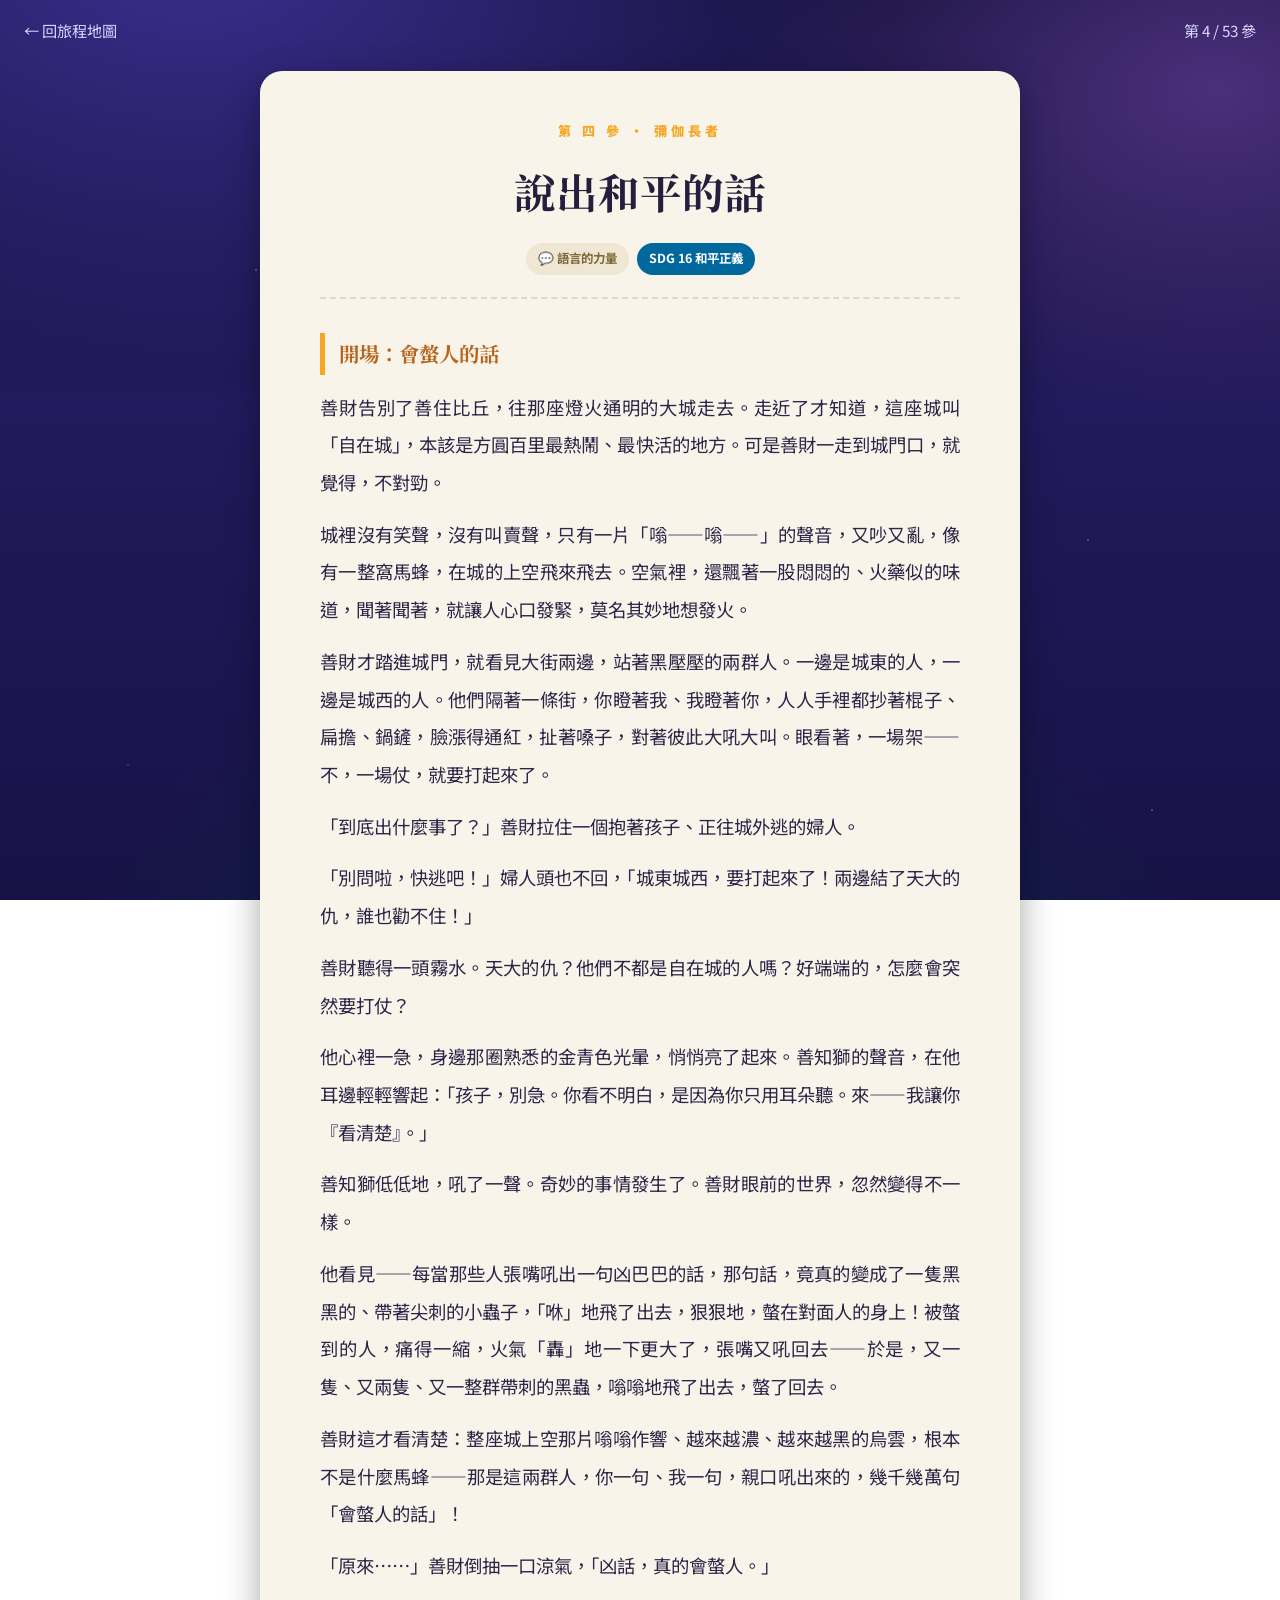
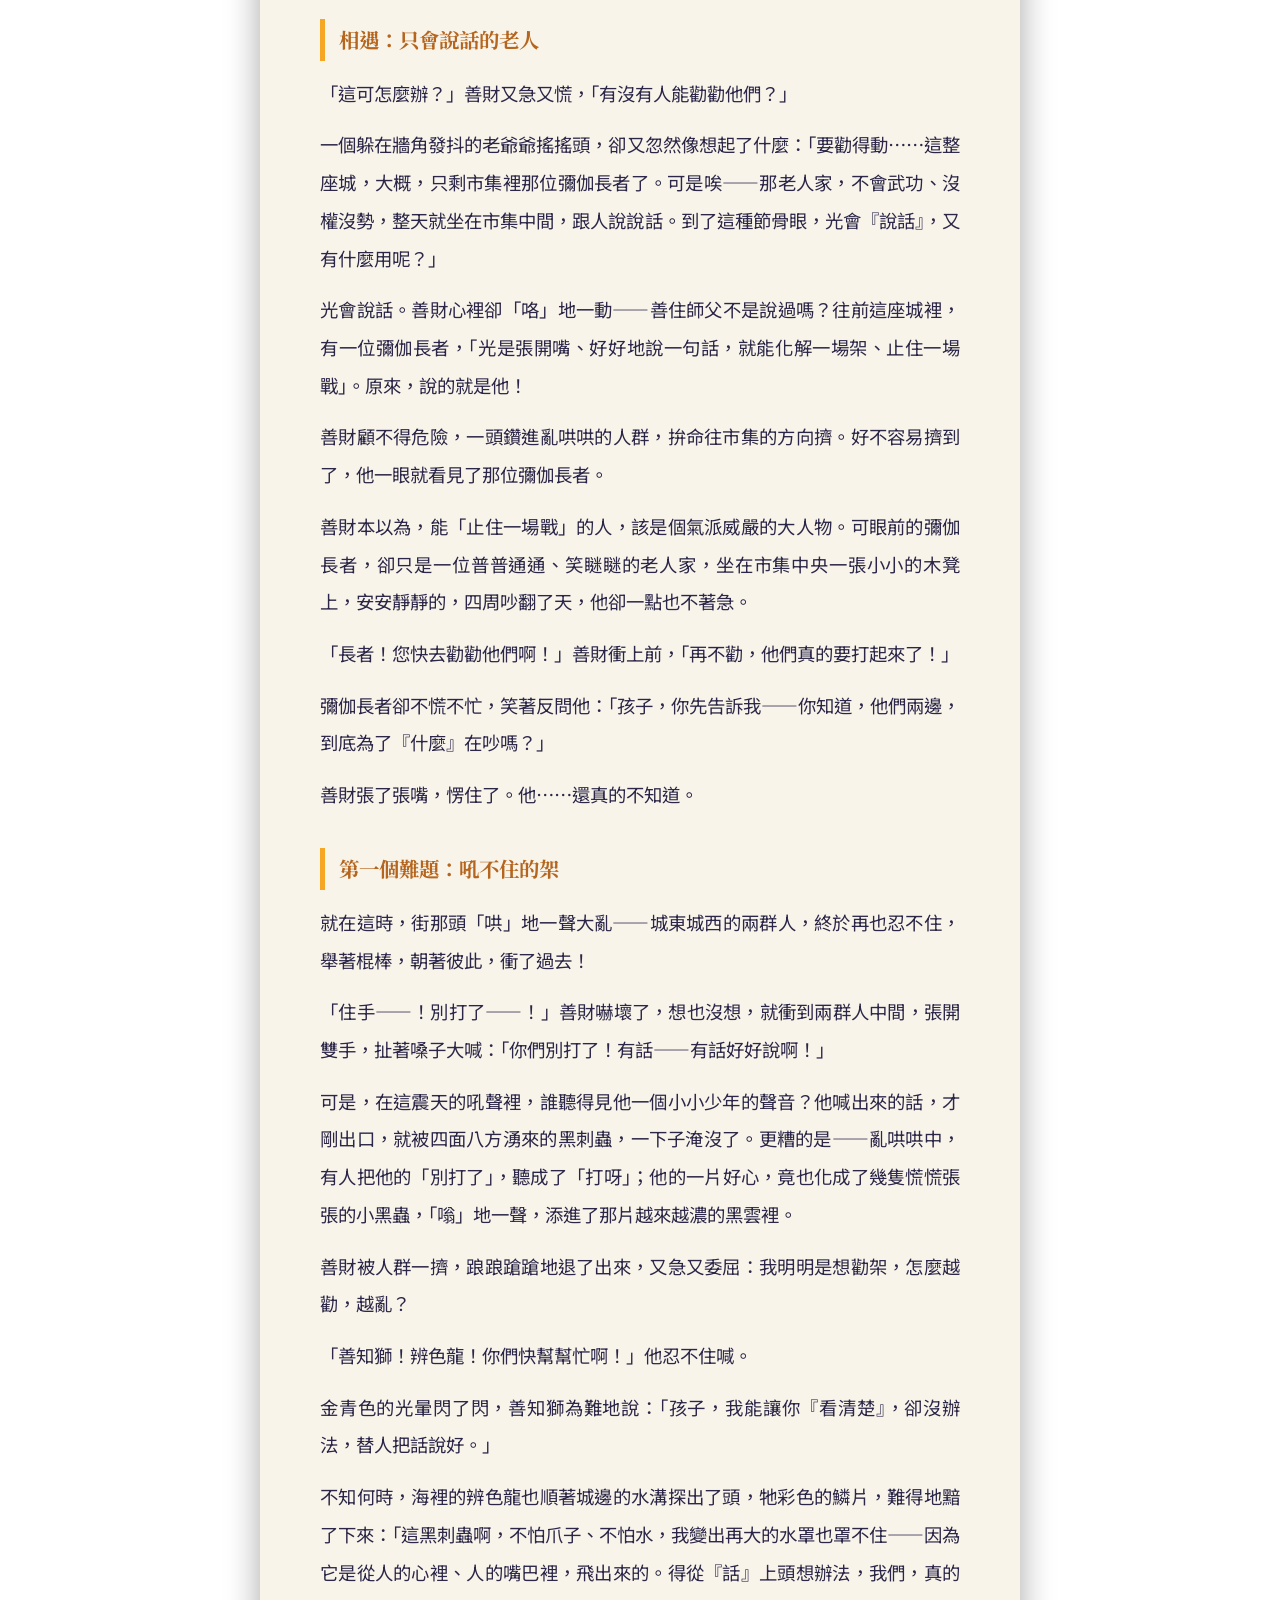
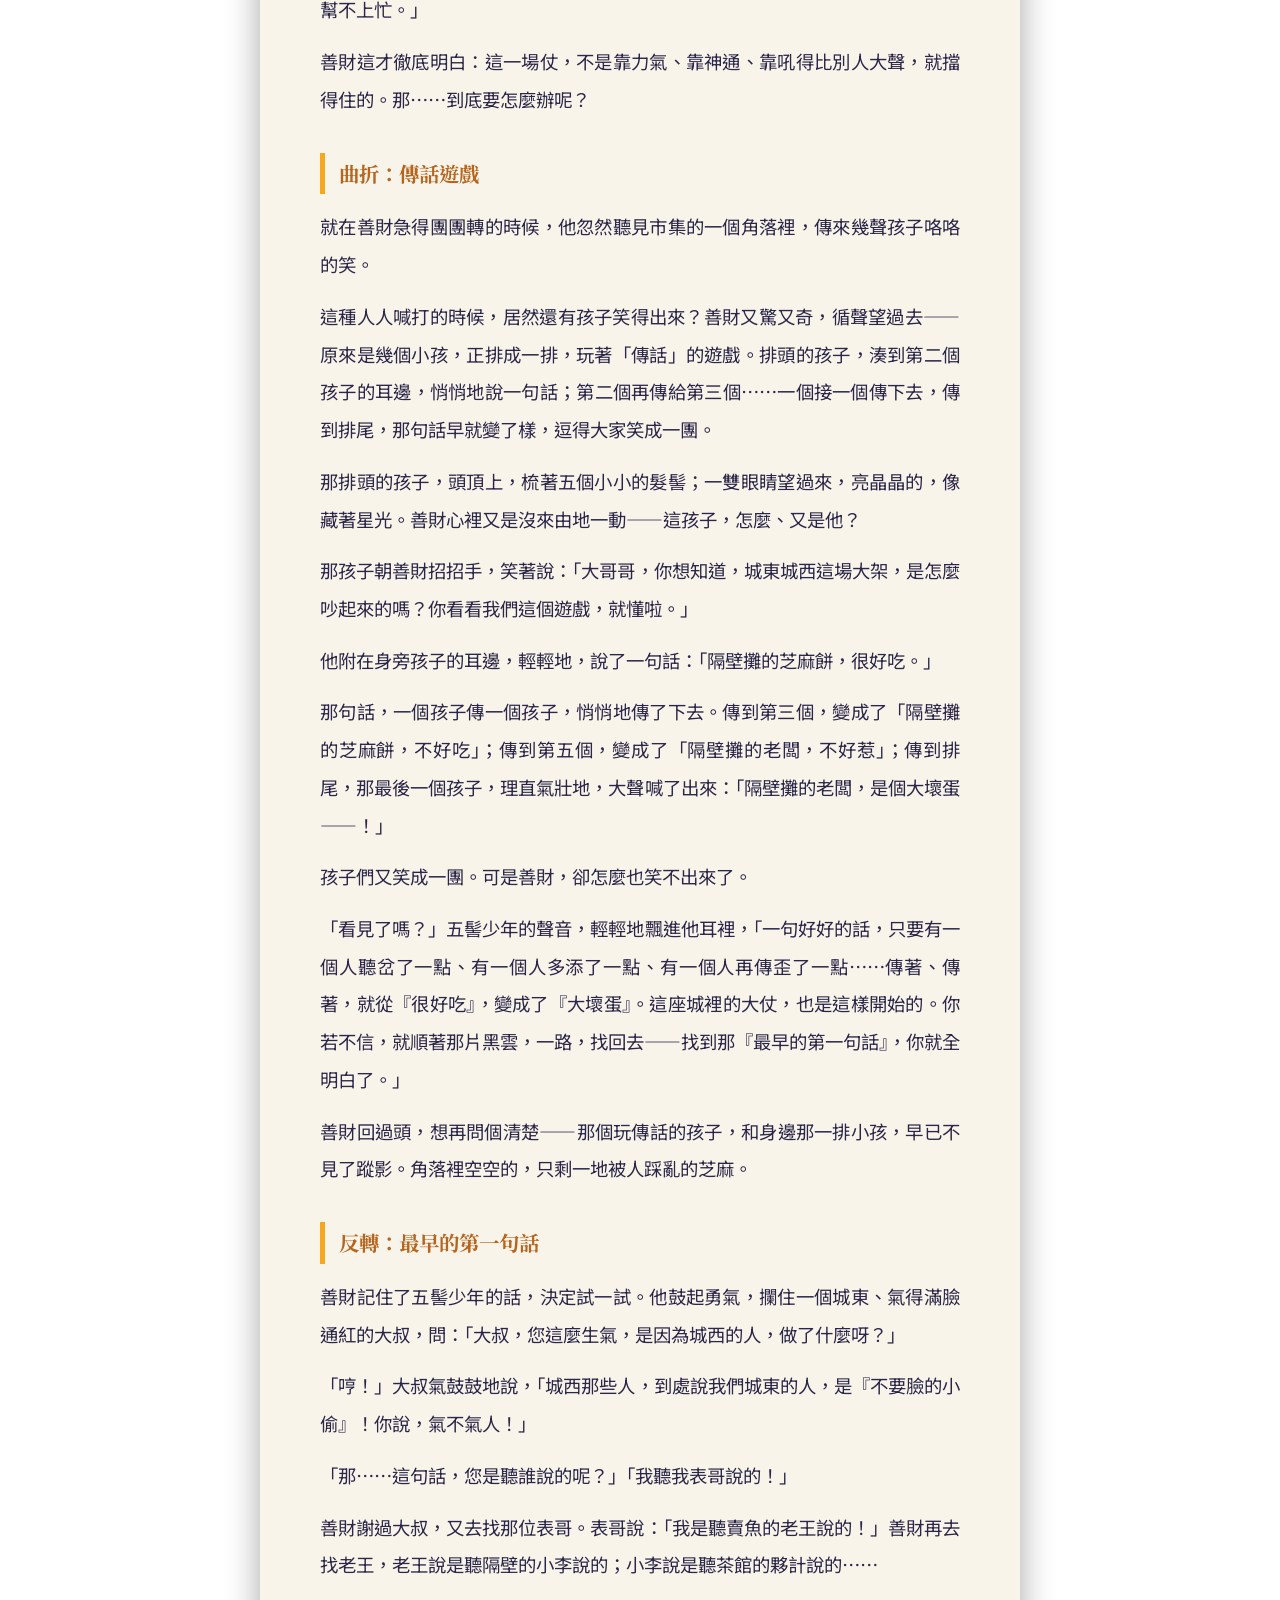
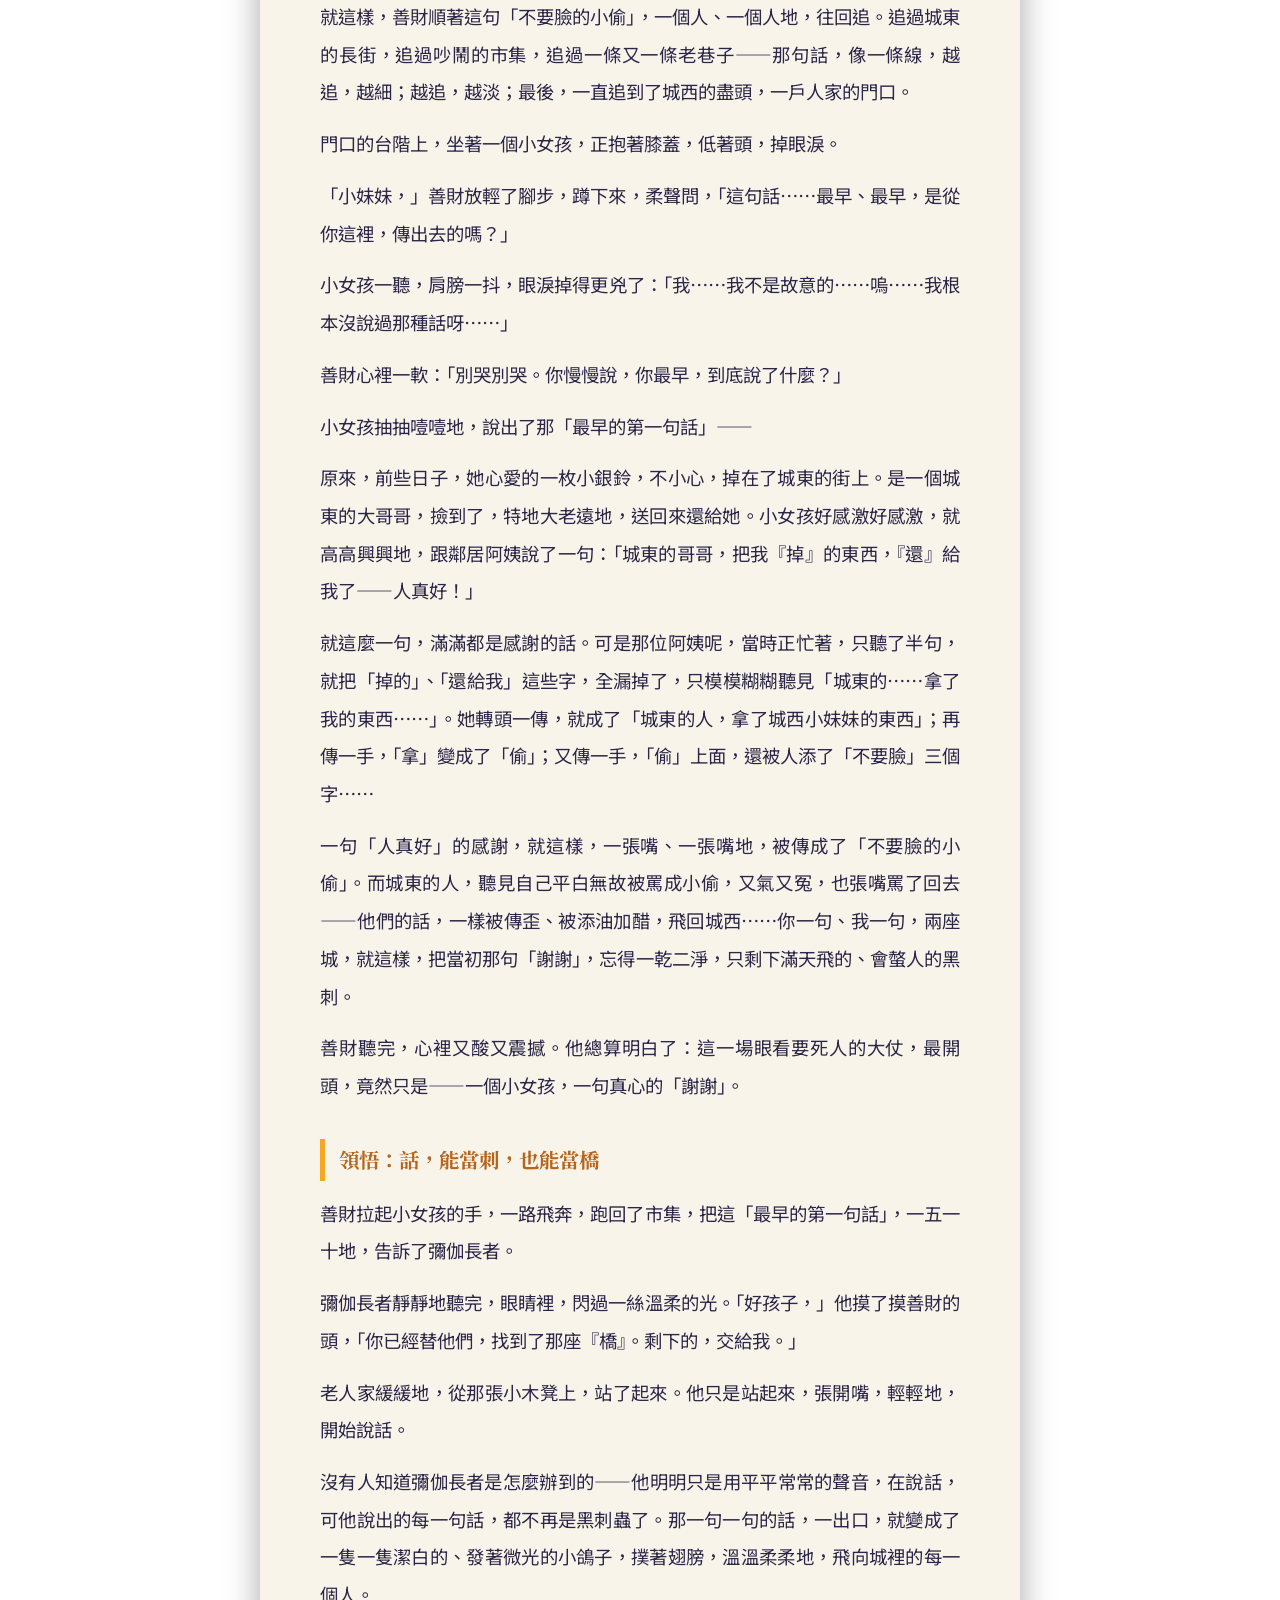
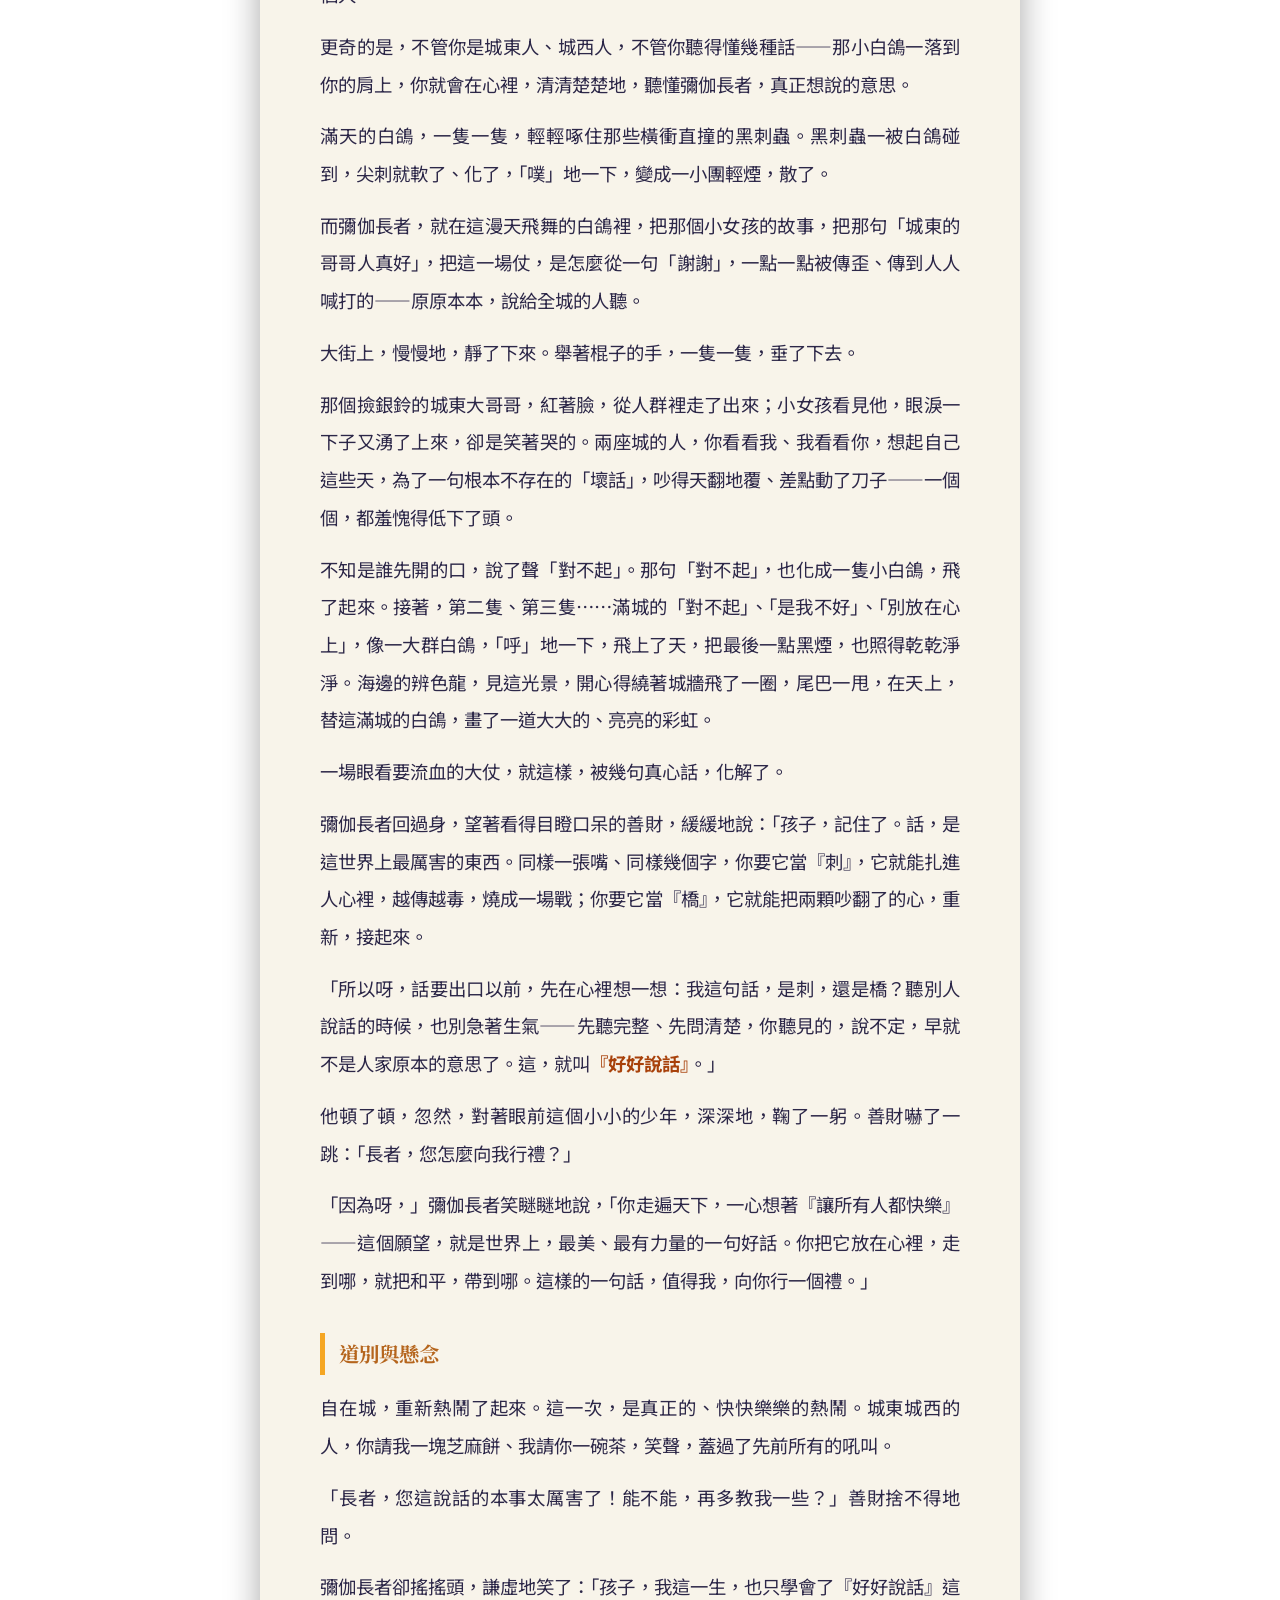
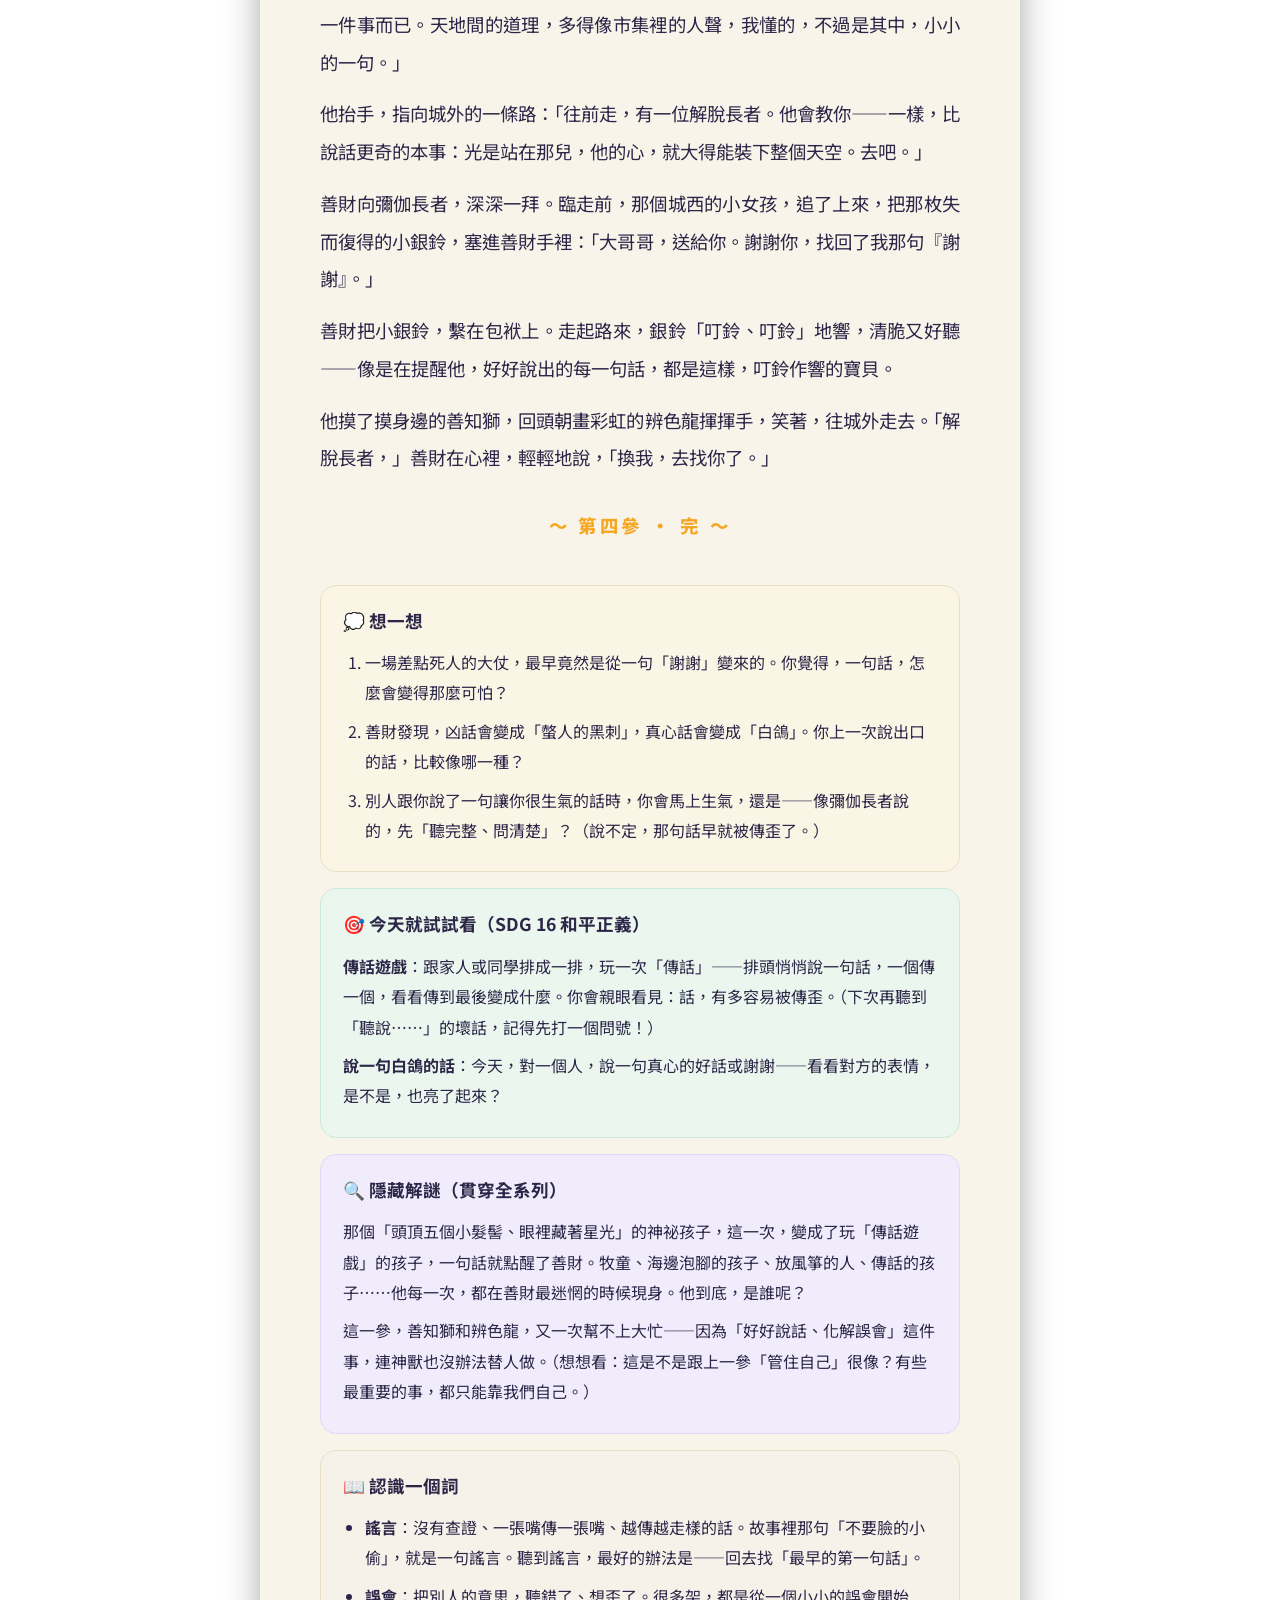
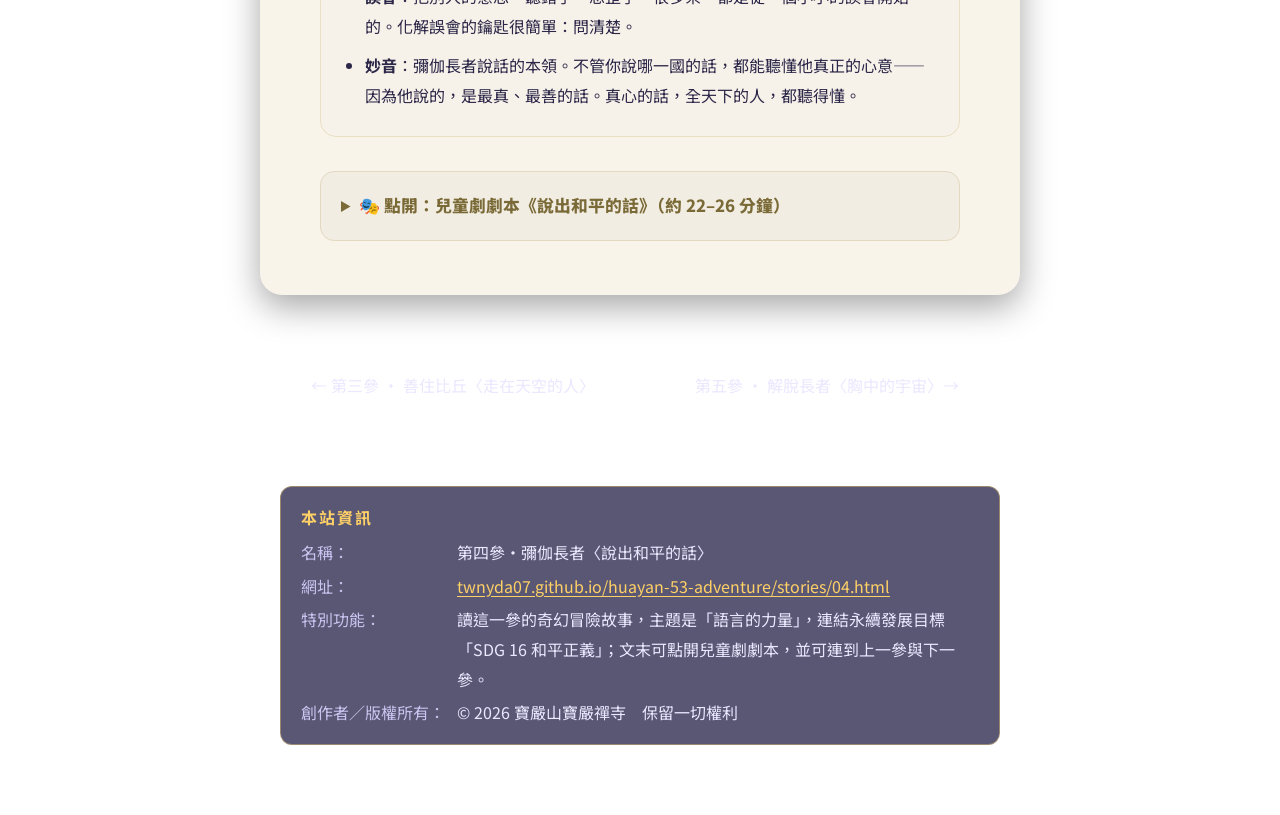
<file: stories/04.html>
<!DOCTYPE html>
<html lang="zh-Hant">
<head>
  <meta charset="UTF-8" />
  <meta name="viewport" content="width=device-width, initial-scale=1.0" />
  <title>第四參 ‧ 彌伽長者〈說出和平的話〉</title>
  <meta name="description" content="善財童子五十三參第四參：彌伽長者〈說出和平的話〉。主題：語言的力量。SDG 16 和平正義。" />
  <link rel="preconnect" href="https://fonts.googleapis.com" />
  <link rel="preconnect" href="https://fonts.gstatic.com" crossorigin />
  <link href="https://fonts.googleapis.com/css2?family=Noto+Sans+TC:wght@400;500;700;900&family=Noto+Serif+TC:wght@600;700;900&display=swap" rel="stylesheet" />
  <link rel="stylesheet" href="../assets/style.css" />
<style>
  /* 本站資訊（寶嚴禪寺所有開發一律附） */
  .siteinfo{position:relative; z-index:1; margin:0 auto 70px; width:calc(100% - 32px); max-width:720px; text-align:left; font-size:16px; line-height:1.85;
    color:#eae7ff; background:rgba(20,16,58,.7); border:1px solid rgba(255,209,102,.4); border-radius:12px; padding:16px 20px;}
  .siteinfo .si-h{color:var(--gold); font-weight:700; letter-spacing:.12em; margin-bottom:6px;}
  .siteinfo dl{display:grid; grid-template-columns:max-content 1fr; gap:4px 12px; margin:0;}
  .siteinfo dt{color:#c9c4f0; white-space:nowrap;}
  .siteinfo dd{margin:0; word-break:break-word;}
  .siteinfo a{color:var(--gold); text-decoration:underline; text-underline-offset:3px; display:inline-block; padding:6px 0; margin:-6px 0;}
  @media(max-width:420px){ .siteinfo dl{grid-template-columns:1fr; gap:0;} .siteinfo dd{margin-bottom:6px;} }
</style>
</head>
<body>
  <div class="reader-top">
    <a class="back" href="../index.html">← 回旅程地圖</a>
    <span class="back">第 4 / 53 參</span>
  </div>

  <article class="paper">
    <header class="story-head">
      <div class="no">第 四 參 ‧ 彌伽長者</div>
      <h1>說出和平的話</h1>
      <div class="chips">
        <span class="chip theme-chip">💬 語言的力量</span>
        <span class="chip" style="background:#00689D;color:#fff">SDG 16 和平正義</span>
      </div>
    </header>

    <div class="story">
      <h2 class="scene">開場：會螫人的話</h2>
      <p>善財告別了善住比丘，往那座燈火通明的大城走去。走近了才知道，這座城叫「自在城」，本該是方圓百里最熱鬧、最快活的地方。可是善財一走到城門口，就覺得，不對勁。</p>
      <p>城裡沒有笑聲，沒有叫賣聲，只有一片「嗡——嗡——」的聲音，又吵又亂，像有一整窩馬蜂，在城的上空飛來飛去。空氣裡，還飄著一股悶悶的、火藥似的味道，聞著聞著，就讓人心口發緊，莫名其妙地想發火。</p>
      <p>善財才踏進城門，就看見大街兩邊，站著黑壓壓的兩群人。一邊是城東的人，一邊是城西的人。他們隔著一條街，你瞪著我、我瞪著你，人人手裡都抄著棍子、扁擔、鍋鏟，臉漲得通紅，扯著嗓子，對著彼此大吼大叫。眼看著，一場架——不，一場仗，就要打起來了。</p>
      <p>「到底出什麼事了？」善財拉住一個抱著孩子、正往城外逃的婦人。</p>
      <p>「別問啦，快逃吧！」婦人頭也不回，「城東城西，要打起來了！兩邊結了天大的仇，誰也勸不住！」</p>
      <p>善財聽得一頭霧水。天大的仇？他們不都是自在城的人嗎？好端端的，怎麼會突然要打仗？</p>
      <p>他心裡一急，身邊那圈熟悉的金青色光暈，悄悄亮了起來。善知獅的聲音，在他耳邊輕輕響起：「孩子，別急。你看不明白，是因為你只用耳朵聽。來——我讓你『看清楚』。」</p>
      <p>善知獅低低地，吼了一聲。奇妙的事情發生了。善財眼前的世界，忽然變得不一樣。</p>
      <p>他看見——每當那些人張嘴吼出一句凶巴巴的話，那句話，竟真的變成了一隻黑黑的、帶著尖刺的小蟲子，「咻」地飛了出去，狠狠地，螫在對面人的身上！被螫到的人，痛得一縮，火氣「轟」地一下更大了，張嘴又吼回去——於是，又一隻、又兩隻、又一整群帶刺的黑蟲，嗡嗡地飛了出去，螫了回去。</p>
      <p>善財這才看清楚：整座城上空那片嗡嗡作響、越來越濃、越來越黑的烏雲，根本不是什麼馬蜂——那是這兩群人，你一句、我一句，親口吼出來的，幾千幾萬句「會螫人的話」！</p>
      <p>「原來……」善財倒抽一口涼氣，「凶話，真的會螫人。」</p>

      <h2 class="scene">相遇：只會說話的老人</h2>
      <p>「這可怎麼辦？」善財又急又慌，「有沒有人能勸勸他們？」</p>
      <p>一個躲在牆角發抖的老爺爺搖搖頭，卻又忽然像想起了什麼：「要勸得動……這整座城，大概，只剩市集裡那位彌伽長者了。可是唉——那老人家，不會武功、沒權沒勢，整天就坐在市集中間，跟人說說話。到了這種節骨眼，光會『說話』，又有什麼用呢？」</p>
      <p>光會說話。善財心裡卻「咯」地一動——善住師父不是說過嗎？往前這座城裡，有一位彌伽長者，「光是張開嘴、好好地說一句話，就能化解一場架、止住一場戰」。原來，說的就是他！</p>
      <p>善財顧不得危險，一頭鑽進亂哄哄的人群，拚命往市集的方向擠。好不容易擠到了，他一眼就看見了那位彌伽長者。</p>
      <p>善財本以為，能「止住一場戰」的人，該是個氣派威嚴的大人物。可眼前的彌伽長者，卻只是一位普普通通、笑瞇瞇的老人家，坐在市集中央一張小小的木凳上，安安靜靜的，四周吵翻了天，他卻一點也不著急。</p>
      <p>「長者！您快去勸勸他們啊！」善財衝上前，「再不勸，他們真的要打起來了！」</p>
      <p>彌伽長者卻不慌不忙，笑著反問他：「孩子，你先告訴我——你知道，他們兩邊，到底為了『什麼』在吵嗎？」</p>
      <p>善財張了張嘴，愣住了。他……還真的不知道。</p>

      <h2 class="scene">第一個難題：吼不住的架</h2>
      <p>就在這時，街那頭「哄」地一聲大亂——城東城西的兩群人，終於再也忍不住，舉著棍棒，朝著彼此，衝了過去！</p>
      <p>「住手——！別打了——！」善財嚇壞了，想也沒想，就衝到兩群人中間，張開雙手，扯著嗓子大喊：「你們別打了！有話——有話好好說啊！」</p>
      <p>可是，在這震天的吼聲裡，誰聽得見他一個小小少年的聲音？他喊出來的話，才剛出口，就被四面八方湧來的黑刺蟲，一下子淹沒了。更糟的是——亂哄哄中，有人把他的「別打了」，聽成了「打呀」；他的一片好心，竟也化成了幾隻慌慌張張的小黑蟲，「嗡」地一聲，添進了那片越來越濃的黑雲裡。</p>
      <p>善財被人群一擠，踉踉蹌蹌地退了出來，又急又委屈：我明明是想勸架，怎麼越勸，越亂？</p>
      <p>「善知獅！辨色龍！你們快幫幫忙啊！」他忍不住喊。</p>
      <p>金青色的光暈閃了閃，善知獅為難地說：「孩子，我能讓你『看清楚』，卻沒辦法，替人把話說好。」</p>
      <p>不知何時，海裡的辨色龍也順著城邊的水溝探出了頭，牠彩色的鱗片，難得地黯了下來：「這黑刺蟲啊，不怕爪子、不怕水，我變出再大的水罩也罩不住——因為它是從人的心裡、人的嘴巴裡，飛出來的。得從『話』上頭想辦法，我們，真的幫不上忙。」</p>
      <p>善財這才徹底明白：這一場仗，不是靠力氣、靠神通、靠吼得比別人大聲，就擋得住的。那……到底要怎麼辦呢？</p>

      <h2 class="scene">曲折：傳話遊戲</h2>
      <p>就在善財急得團團轉的時候，他忽然聽見市集的一個角落裡，傳來幾聲孩子咯咯的笑。</p>
      <p>這種人人喊打的時候，居然還有孩子笑得出來？善財又驚又奇，循聲望過去——原來是幾個小孩，正排成一排，玩著「傳話」的遊戲。排頭的孩子，湊到第二個孩子的耳邊，悄悄地說一句話；第二個再傳給第三個……一個接一個傳下去，傳到排尾，那句話早就變了樣，逗得大家笑成一團。</p>
      <p>那排頭的孩子，頭頂上，梳著五個小小的髮髻；一雙眼睛望過來，亮晶晶的，像藏著星光。善財心裡又是沒來由地一動——這孩子，怎麼、又是他？</p>
      <p>那孩子朝善財招招手，笑著說：「大哥哥，你想知道，城東城西這場大架，是怎麼吵起來的嗎？你看看我們這個遊戲，就懂啦。」</p>
      <p>他附在身旁孩子的耳邊，輕輕地，說了一句話：「隔壁攤的芝麻餅，很好吃。」</p>
      <p>那句話，一個孩子傳一個孩子，悄悄地傳了下去。傳到第三個，變成了「隔壁攤的芝麻餅，不好吃」；傳到第五個，變成了「隔壁攤的老闆，不好惹」；傳到排尾，那最後一個孩子，理直氣壯地，大聲喊了出來：「隔壁攤的老闆，是個大壞蛋——！」</p>
      <p>孩子們又笑成一團。可是善財，卻怎麼也笑不出來了。</p>
      <p>「看見了嗎？」五髻少年的聲音，輕輕地飄進他耳裡，「一句好好的話，只要有一個人聽岔了一點、有一個人多添了一點、有一個人再傳歪了一點……傳著、傳著，就從『很好吃』，變成了『大壞蛋』。這座城裡的大仗，也是這樣開始的。你若不信，就順著那片黑雲，一路，找回去——找到那『最早的第一句話』，你就全明白了。」</p>
      <p>善財回過頭，想再問個清楚——那個玩傳話的孩子，和身邊那一排小孩，早已不見了蹤影。角落裡空空的，只剩一地被人踩亂的芝麻。</p>

      <h2 class="scene">反轉：最早的第一句話</h2>
      <p>善財記住了五髻少年的話，決定試一試。他鼓起勇氣，攔住一個城東、氣得滿臉通紅的大叔，問：「大叔，您這麼生氣，是因為城西的人，做了什麼呀？」</p>
      <p>「哼！」大叔氣鼓鼓地說，「城西那些人，到處說我們城東的人，是『不要臉的小偷』！你說，氣不氣人！」</p>
      <p>「那……這句話，您是聽誰說的呢？」「我聽我表哥說的！」</p>
      <p>善財謝過大叔，又去找那位表哥。表哥說：「我是聽賣魚的老王說的！」善財再去找老王，老王說是聽隔壁的小李說的；小李說是聽茶館的夥計說的……</p>
      <p>就這樣，善財順著這句「不要臉的小偷」，一個人、一個人地，往回追。追過城東的長街，追過吵鬧的市集，追過一條又一條老巷子——那句話，像一條線，越追，越細；越追，越淡；最後，一直追到了城西的盡頭，一戶人家的門口。</p>
      <p>門口的台階上，坐著一個小女孩，正抱著膝蓋，低著頭，掉眼淚。</p>
      <p>「小妹妹，」善財放輕了腳步，蹲下來，柔聲問，「這句話……最早、最早，是從你這裡，傳出去的嗎？」</p>
      <p>小女孩一聽，肩膀一抖，眼淚掉得更兇了：「我……我不是故意的……嗚……我根本沒說過那種話呀……」</p>
      <p>善財心裡一軟：「別哭別哭。你慢慢說，你最早，到底說了什麼？」</p>
      <p>小女孩抽抽噎噎地，說出了那「最早的第一句話」——</p>
      <p>原來，前些日子，她心愛的一枚小銀鈴，不小心，掉在了城東的街上。是一個城東的大哥哥，撿到了，特地大老遠地，送回來還給她。小女孩好感激好感激，就高高興興地，跟鄰居阿姨說了一句：「城東的哥哥，把我『掉』的東西，『還』給我了——人真好！」</p>
      <p>就這麼一句，滿滿都是感謝的話。可是那位阿姨呢，當時正忙著，只聽了半句，就把「掉的」、「還給我」這些字，全漏掉了，只模模糊糊聽見「城東的……拿了我的東西……」。她轉頭一傳，就成了「城東的人，拿了城西小妹妹的東西」；再傳一手，「拿」變成了「偷」；又傳一手，「偷」上面，還被人添了「不要臉」三個字……</p>
      <p>一句「人真好」的感謝，就這樣，一張嘴、一張嘴地，被傳成了「不要臉的小偷」。而城東的人，聽見自己平白無故被罵成小偷，又氣又冤，也張嘴罵了回去——他們的話，一樣被傳歪、被添油加醋，飛回城西……你一句、我一句，兩座城，就這樣，把當初那句「謝謝」，忘得一乾二淨，只剩下滿天飛的、會螫人的黑刺。</p>
      <p>善財聽完，心裡又酸又震撼。他總算明白了：這一場眼看要死人的大仗，最開頭，竟然只是——一個小女孩，一句真心的「謝謝」。</p>

      <h2 class="scene">領悟：話，能當刺，也能當橋</h2>
      <p>善財拉起小女孩的手，一路飛奔，跑回了市集，把這「最早的第一句話」，一五一十地，告訴了彌伽長者。</p>
      <p>彌伽長者靜靜地聽完，眼睛裡，閃過一絲溫柔的光。「好孩子，」他摸了摸善財的頭，「你已經替他們，找到了那座『橋』。剩下的，交給我。」</p>
      <p>老人家緩緩地，從那張小木凳上，站了起來。他只是站起來，張開嘴，輕輕地，開始說話。</p>
      <p>沒有人知道彌伽長者是怎麼辦到的——他明明只是用平平常常的聲音，在說話，可他說出的每一句話，都不再是黑刺蟲了。那一句一句的話，一出口，就變成了一隻一隻潔白的、發著微光的小鴿子，撲著翅膀，溫溫柔柔地，飛向城裡的每一個人。</p>
      <p>更奇的是，不管你是城東人、城西人，不管你聽得懂幾種話——那小白鴿一落到你的肩上，你就會在心裡，清清楚楚地，聽懂彌伽長者，真正想說的意思。</p>
      <p>滿天的白鴿，一隻一隻，輕輕啄住那些橫衝直撞的黑刺蟲。黑刺蟲一被白鴿碰到，尖刺就軟了、化了，「噗」地一下，變成一小團輕煙，散了。</p>
      <p>而彌伽長者，就在這漫天飛舞的白鴿裡，把那個小女孩的故事，把那句「城東的哥哥人真好」，把這一場仗，是怎麼從一句「謝謝」，一點一點被傳歪、傳到人人喊打的——原原本本，說給全城的人聽。</p>
      <p>大街上，慢慢地，靜了下來。舉著棍子的手，一隻一隻，垂了下去。</p>
      <p>那個撿銀鈴的城東大哥哥，紅著臉，從人群裡走了出來；小女孩看見他，眼淚一下子又湧了上來，卻是笑著哭的。兩座城的人，你看看我、我看看你，想起自己這些天，為了一句根本不存在的「壞話」，吵得天翻地覆、差點動了刀子——一個個，都羞愧得低下了頭。</p>
      <p>不知是誰先開的口，說了聲「對不起」。那句「對不起」，也化成一隻小白鴿，飛了起來。接著，第二隻、第三隻……滿城的「對不起」、「是我不好」、「別放在心上」，像一大群白鴿，「呼」地一下，飛上了天，把最後一點黑煙，也照得乾乾淨淨。海邊的辨色龍，見這光景，開心得繞著城牆飛了一圈，尾巴一甩，在天上，替這滿城的白鴿，畫了一道大大的、亮亮的彩虹。</p>
      <p>一場眼看要流血的大仗，就這樣，被幾句真心話，化解了。</p>
      <p>彌伽長者回過身，望著看得目瞪口呆的善財，緩緩地說：「孩子，記住了。話，是這世界上最厲害的東西。同樣一張嘴、同樣幾個字，你要它當『刺』，它就能扎進人心裡，越傳越毒，燒成一場戰；你要它當『橋』，它就能把兩顆吵翻了的心，重新，接起來。</p>
      <p>「所以呀，話要出口以前，先在心裡想一想：我這句話，是刺，還是橋？聽別人說話的時候，也別急著生氣——先聽完整、先問清楚，你聽見的，說不定，早就不是人家原本的意思了。這，就叫<strong>『好好說話』</strong>。」</p>
      <p>他頓了頓，忽然，對著眼前這個小小的少年，深深地，鞠了一躬。善財嚇了一跳：「長者，您怎麼向我行禮？」</p>
      <p>「因為呀，」彌伽長者笑瞇瞇地說，「你走遍天下，一心想著『讓所有人都快樂』——這個願望，就是世界上，最美、最有力量的一句好話。你把它放在心裡，走到哪，就把和平，帶到哪。這樣的一句話，值得我，向你行一個禮。」</p>

      <h2 class="scene">道別與懸念</h2>
      <p>自在城，重新熱鬧了起來。這一次，是真正的、快快樂樂的熱鬧。城東城西的人，你請我一塊芝麻餅、我請你一碗茶，笑聲，蓋過了先前所有的吼叫。</p>
      <p>「長者，您這說話的本事太厲害了！能不能，再多教我一些？」善財捨不得地問。</p>
      <p>彌伽長者卻搖搖頭，謙虛地笑了：「孩子，我這一生，也只學會了『好好說話』這一件事而已。天地間的道理，多得像市集裡的人聲，我懂的，不過是其中，小小的一句。」</p>
      <p>他抬手，指向城外的一條路：「往前走，有一位解脫長者。他會教你——一樣，比說話更奇的本事：光是站在那兒，他的心，就大得能裝下整個天空。去吧。」</p>
      <p>善財向彌伽長者，深深一拜。臨走前，那個城西的小女孩，追了上來，把那枚失而復得的小銀鈴，塞進善財手裡：「大哥哥，送給你。謝謝你，找回了我那句『謝謝』。」</p>
      <p>善財把小銀鈴，繫在包袱上。走起路來，銀鈴「叮鈴、叮鈴」地響，清脆又好聽——像是在提醒他，好好說出的每一句話，都是這樣，叮鈴作響的寶貝。</p>
      <p>他摸了摸身邊的善知獅，回頭朝畫彩虹的辨色龍揮揮手，笑著，往城外走去。「解脫長者，」善財在心裡，輕輕地說，「換我，去找你了。」</p>

      <p class="end-mark">～ 第四參 ‧ 完 ～</p>
    </div>

    <!-- 尾聲小卡 -->
    <div class="endcard">
      <div class="card think">
        <h3>💭 想一想</h3>
        <ol>
          <li>一場差點死人的大仗，最早竟然是從一句「謝謝」變來的。你覺得，一句話，怎麼會變得那麼可怕？</li>
          <li>善財發現，凶話會變成「螫人的黑刺」，真心話會變成「白鴿」。你上一次說出口的話，比較像哪一種？</li>
          <li>別人跟你說了一句讓你很生氣的話時，你會馬上生氣，還是——像彌伽長者說的，先「聽完整、問清楚」？（說不定，那句話早就被傳歪了。）</li>
        </ol>
      </div>
      <div class="card action">
        <h3>🎯 今天就試試看（SDG 16 和平正義）</h3>
        <p><strong>傳話遊戲</strong>：跟家人或同學排成一排，玩一次「傳話」——排頭悄悄說一句話，一個傳一個，看看傳到最後變成什麼。你會親眼看見：話，有多容易被傳歪。（下次再聽到「聽說……」的壞話，記得先打一個問號！）</p>
        <p><strong>說一句白鴿的話</strong>：今天，對一個人，說一句真心的好話或謝謝——看看對方的表情，是不是，也亮了起來？</p>
      </div>
      <div class="card secret">
        <h3>🔍 隱藏解謎（貫穿全系列）</h3>
        <p>那個「頭頂五個小髮髻、眼裡藏著星光」的神祕孩子，這一次，變成了玩「傳話遊戲」的孩子，一句話就點醒了善財。牧童、海邊泡腳的孩子、放風箏的人、傳話的孩子……他每一次，都在善財最迷惘的時候現身。他到底，是誰呢？</p>
        <p>這一參，善知獅和辨色龍，又一次幫不上大忙——因為「好好說話、化解誤會」這件事，連神獸也沒辦法替人做。（想想看：這是不是跟上一參「管住自己」很像？有些最重要的事，都只能靠我們自己。）</p>
      </div>
      <div class="card words">
        <h3>📖 認識一個詞</h3>
        <ul>
          <li><strong>謠言</strong>：沒有查證、一張嘴傳一張嘴、越傳越走樣的話。故事裡那句「不要臉的小偷」，就是一句謠言。聽到謠言，最好的辦法是——回去找「最早的第一句話」。</li>
          <li><strong>誤會</strong>：把別人的意思，聽錯了、想歪了。很多架，都是從一個小小的誤會開始的。化解誤會的鑰匙很簡單：問清楚。</li>
          <li><strong>妙音</strong>：彌伽長者說話的本領。不管你說哪一國的話，都能聽懂他真正的心意——因為他說的，是最真、最善的話。真心的話，全天下的人，都聽得懂。</li>
        </ul>
      </div>
    </div>

    <!-- 劇本 -->
    <details class="drama">
      <summary>🎭 點開：兒童劇劇本《說出和平的話》（約 22–26 分鐘）</summary>
      <h4>角色</h4>
      <p>說書人、善財、彌伽長者（笑瞇瞇的市集老人，話語有神奇力量）、城東大叔／賣魚老王／鄰居阿姨等（傳話鏈上的人，可群演接力分飾）、城西小女孩（一句「謝謝」的源頭）、城東大哥哥（撿銀鈴的人）、城東與城西群眾、五髻少年（化身玩「傳話遊戲」的孩子）、善知獅／辨色龍（隱形夥伴，這回同樣幫不上忙）。</p>
      <h4>舞台與道具</h4>
      <p>分區：城門、市集（彌伽小木凳）、城東城西兩側、城西小女孩家門口。道具：黑色小旗／黑紗（會螫人的黑刺蟲）、白色手偶／白紗（白鴿）、一枚小銀鈴、軟質棍棒、彩虹綢（辨色龍）。關鍵手法：凶話一出口就從袖中「射出」黑紗飛向對面、越積越多；傳話遊戲「芝麻餅很好吃」接力耳語→排尾大喊「大壞蛋」；往回追用倒帶式燈光一站站後退；彌伽起身說話，群演放出大量白紗（白鴿）一隻隻碰掉黑紗，辨色龍在後方拉起彩虹綢。</p>
      <h4>分場</h4>
      <p><strong>第一幕｜會螫人的話</strong>：善財進城，滿城對吼；善知獅讓他「看清楚」凶話變黑刺蟲、越螫越多。</p>
      <p><strong>第二幕｜只會說話的老人</strong>：善財找到彌伽長者；長者反問「你知道他們為什麼吵嗎？」善財答不出來。</p>
      <p><strong>第三幕｜吼不住的架</strong>：兩邊衝突，善財衝進去大喊「別打了」卻被聽成「打呀」、被黑刺淹沒；喊神獸幫忙，神獸也無能為力。💡互動：說書人問觀眾「用更大聲的吼叫，能讓吵架停下來嗎？」</p>
      <p><strong>第四幕｜傳話遊戲</strong>：五髻少年帶孩子玩傳話，「很好吃」傳成「大壞蛋」，點醒善財「順著黑雲找回第一句話」，隨即消失。</p>
      <p><strong>第五幕｜最早的第一句話</strong>：善財一路往回追問，追到城西小女孩門口，揭開真相：一句「城東哥哥人真好」被傳成「不要臉的小偷」。</p>
      <p><strong>第六幕｜話，能當刺，也能當橋</strong>：善財把真相帶回；彌伽起身說話，白鴿漫天、化去黑刺，說出小女孩的故事；兩城和解、互道對不起，辨色龍拉出彩虹。彌伽向善財行禮。💡互動：帶全場一起，對身邊的人，說一句「白鴿的話」。</p>
      <p><strong>第七幕｜道別</strong>：彌伽指向下一站解脫長者；小女孩送善財小銀鈴；善財繫著叮鈴作響的銀鈴往城外走去。全體與觀眾齊唱主題口訣。</p>
      <h4>主題口訣（謝幕齊唱）</h4>
      <p>🎵「話出口，先想一想：是刺，還是橋？聽人說，先聽完、先問好——一句真心話，勝過千支箭；好好說話，天下就太平！」</p>
    </details>
  </article>

  <nav class="pager">
    <a href="03.html">← 第三參 ‧ 善住比丘〈走在天空的人〉</a>
    <a href="05.html">第五參 ‧ 解脫長者〈胸中的宇宙〉→</a>
  </nav>

  <section class="siteinfo" aria-label="本站資訊">
    <div class="si-h">本站資訊</div>
    <dl>
      <dt>名稱：</dt><dd>第四參・彌伽長者〈說出和平的話〉</dd>
      <dt>網址：</dt><dd><a href="https://twnyda07.github.io/huayan-53-adventure/stories/04.html">twnyda07.github.io/huayan-53-adventure/stories/04.html</a></dd>
      <dt>特別功能：</dt><dd>讀這一參的奇幻冒險故事，主題是「語言的力量」，連結永續發展目標「SDG 16 和平正義」；文末可點開兒童劇劇本，並可連到上一參與下一參。</dd>
      <dt>創作者／版權所有：</dt><dd>© 2026 寶嚴山寶嚴禪寺　保留一切權利</dd>
    </dl>
  </section>

  <button class="to-top" id="toTop" aria-label="回到頂端">↑</button>
  <script>
    var btn = document.getElementById('toTop');
    window.addEventListener('scroll', function () {
      btn.classList.toggle('show', window.scrollY > 500);
    });
    btn.addEventListener('click', function () { window.scrollTo({ top: 0, behavior: 'smooth' }); });
  </script>
</body>
</html>
</file>
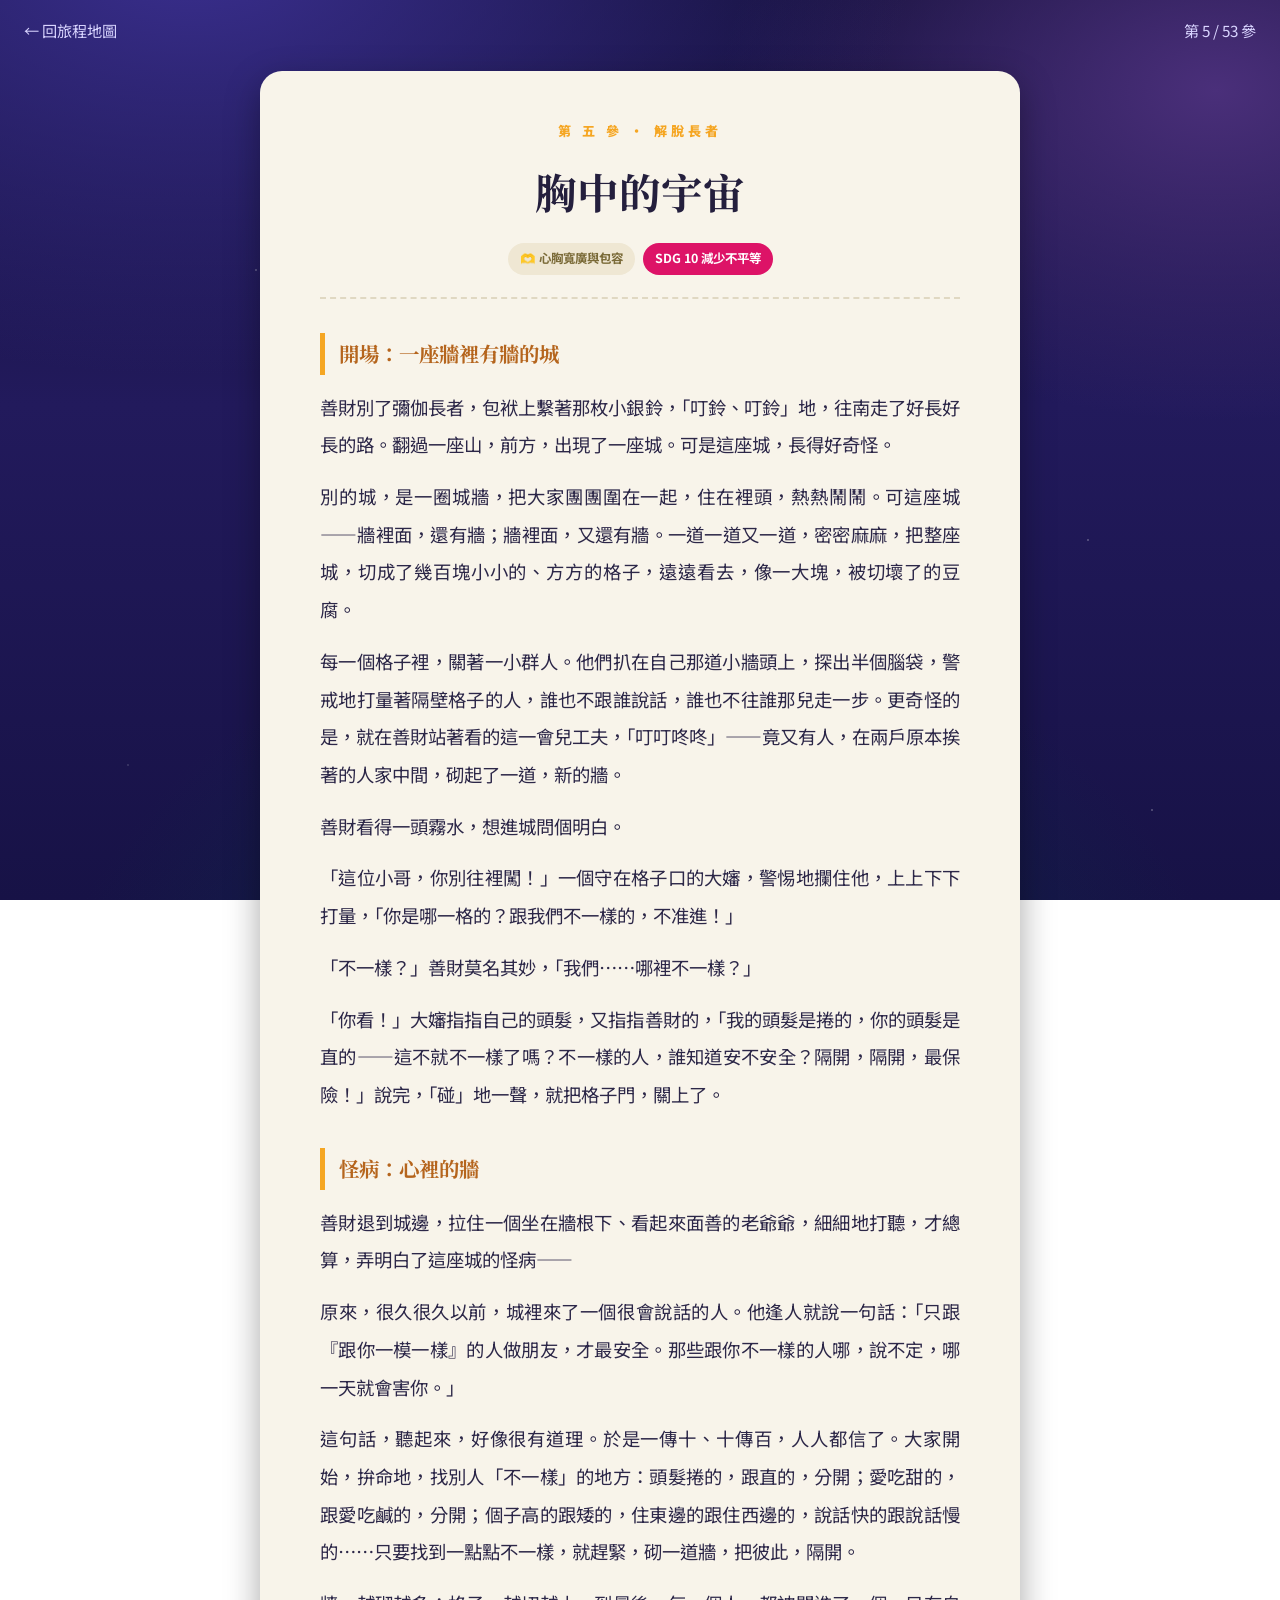
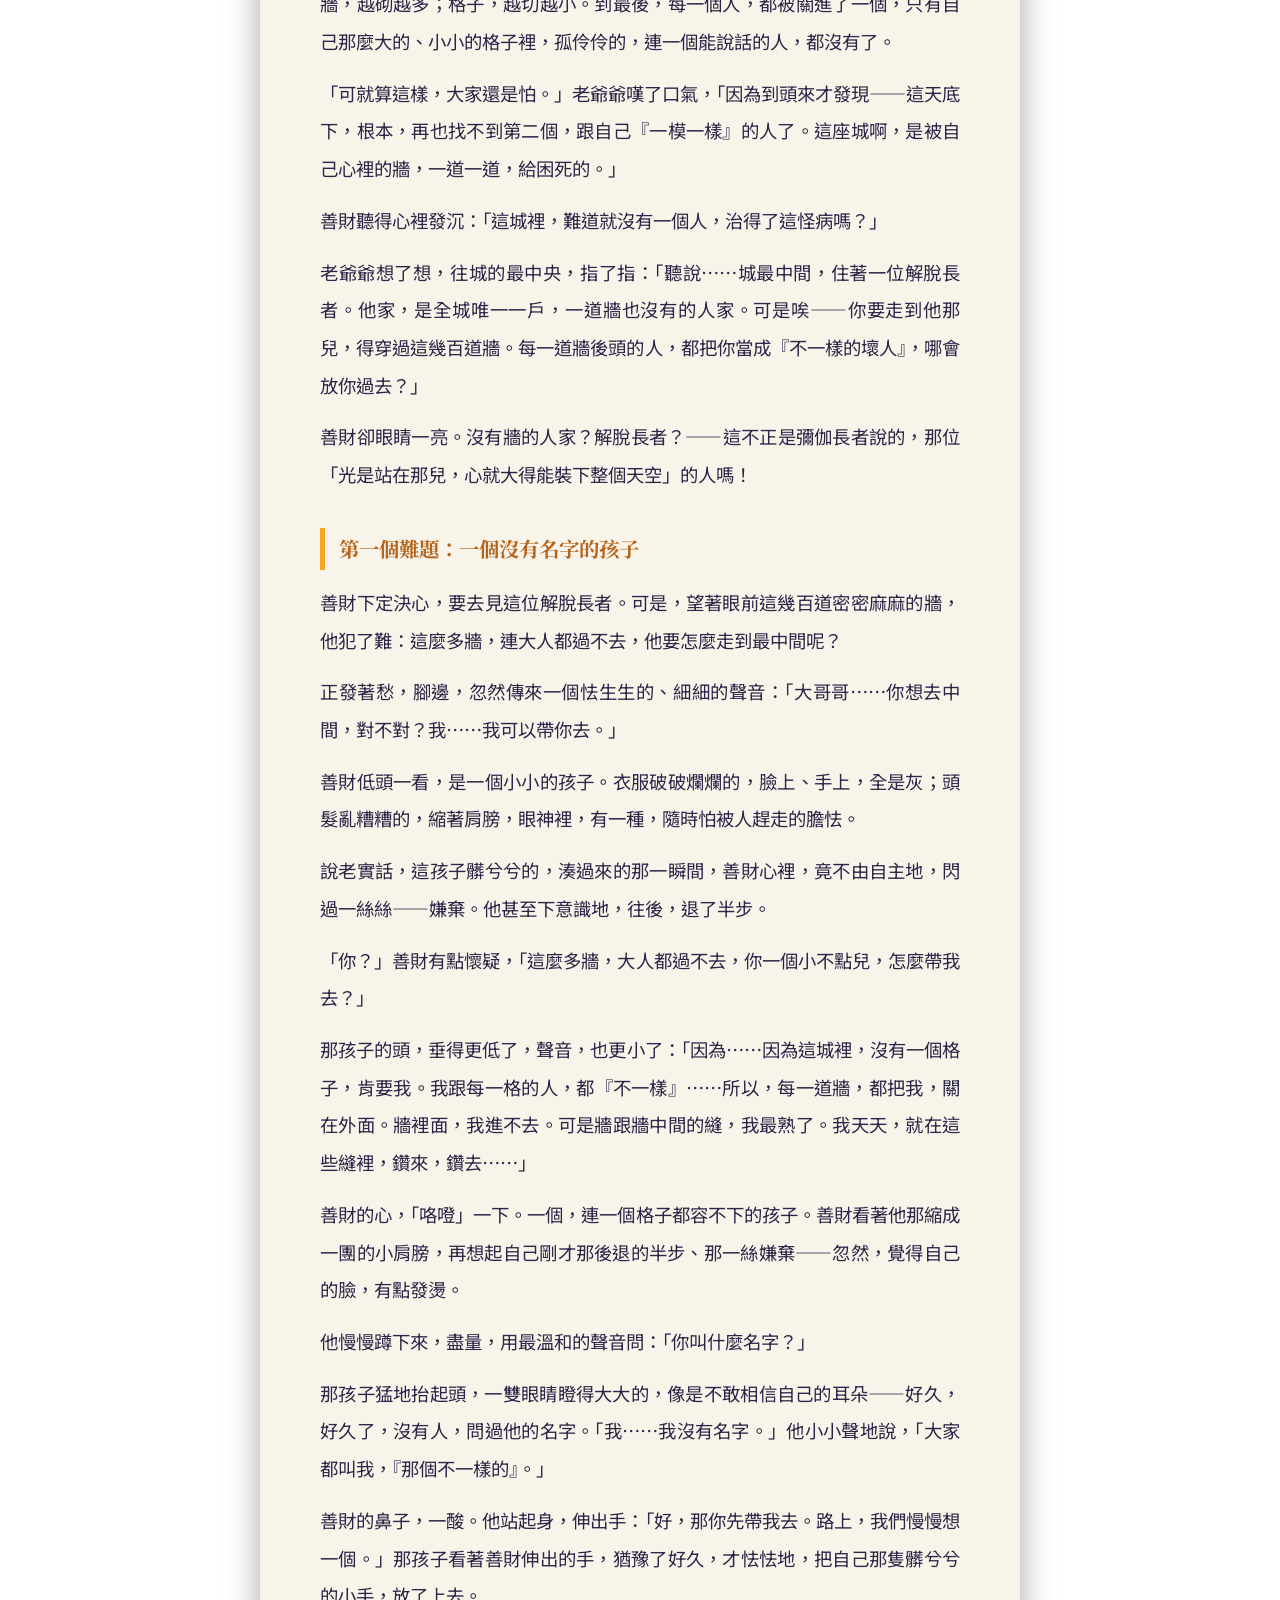
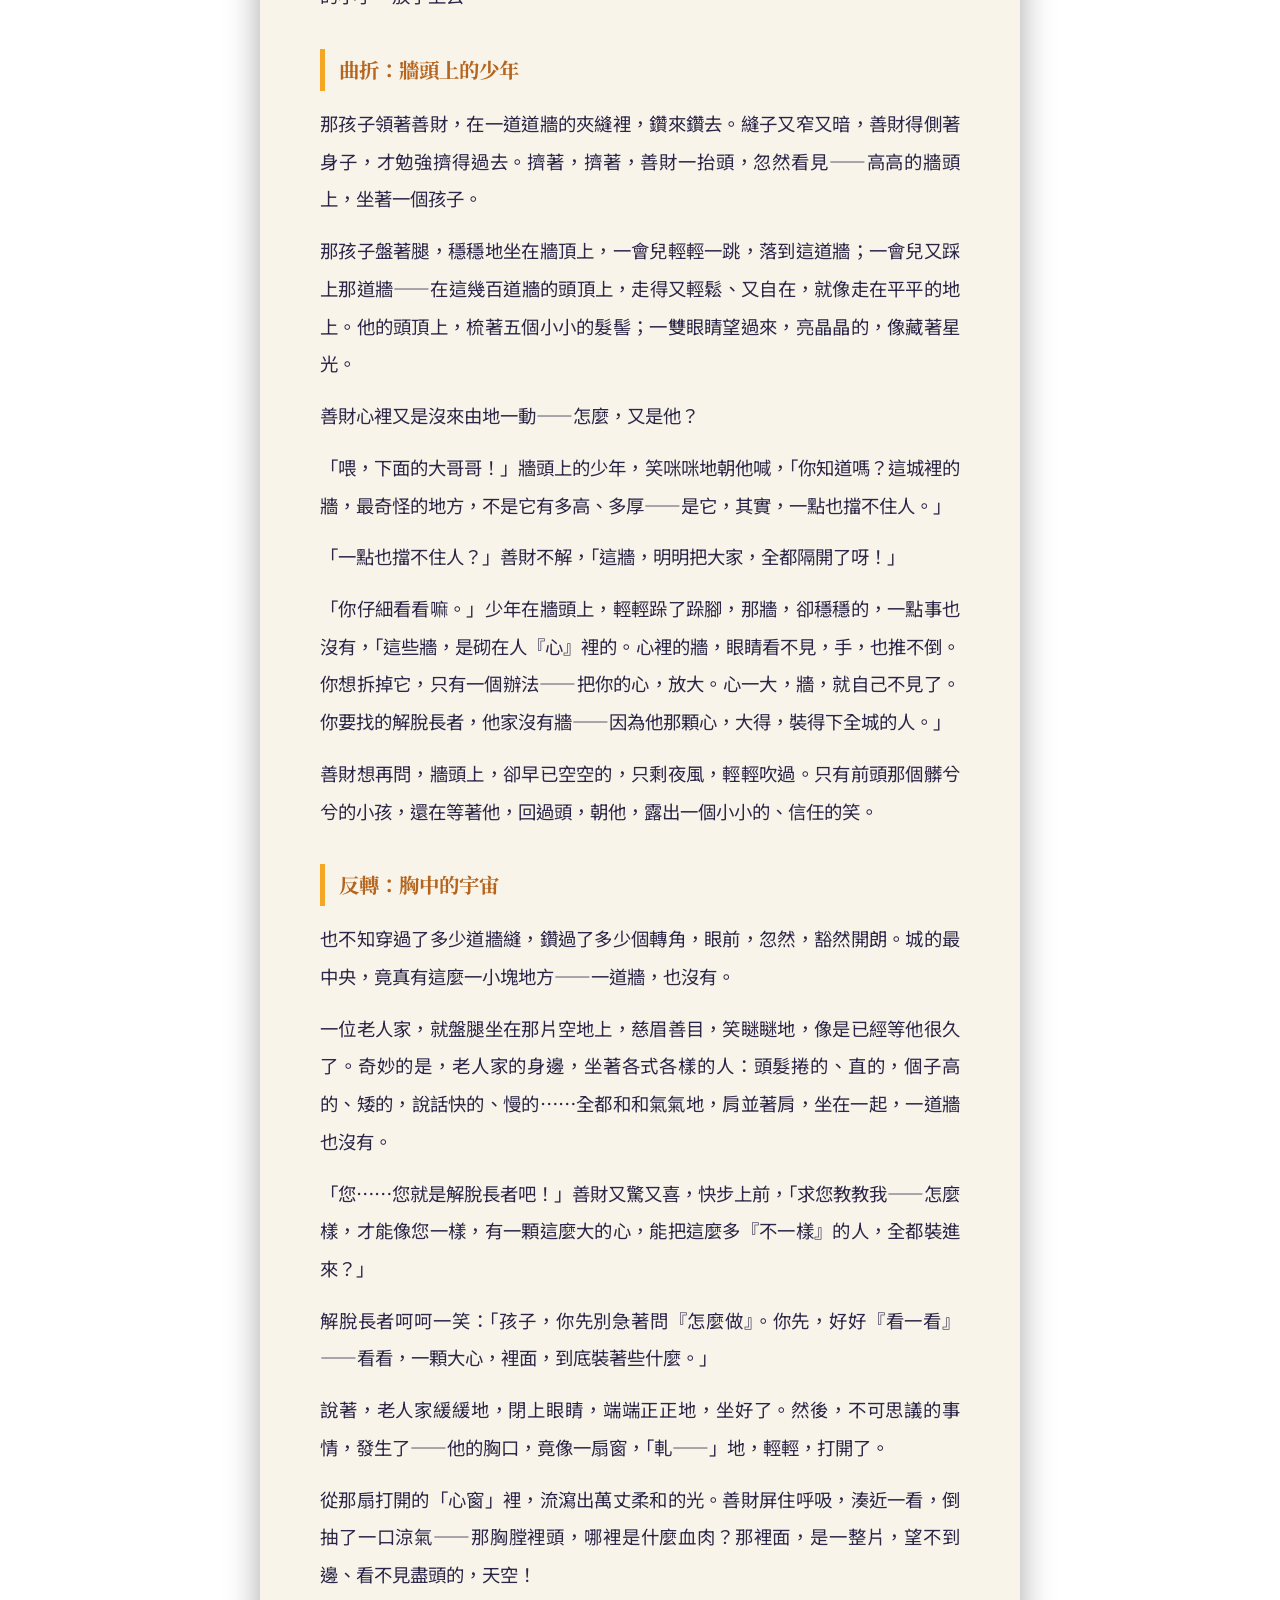
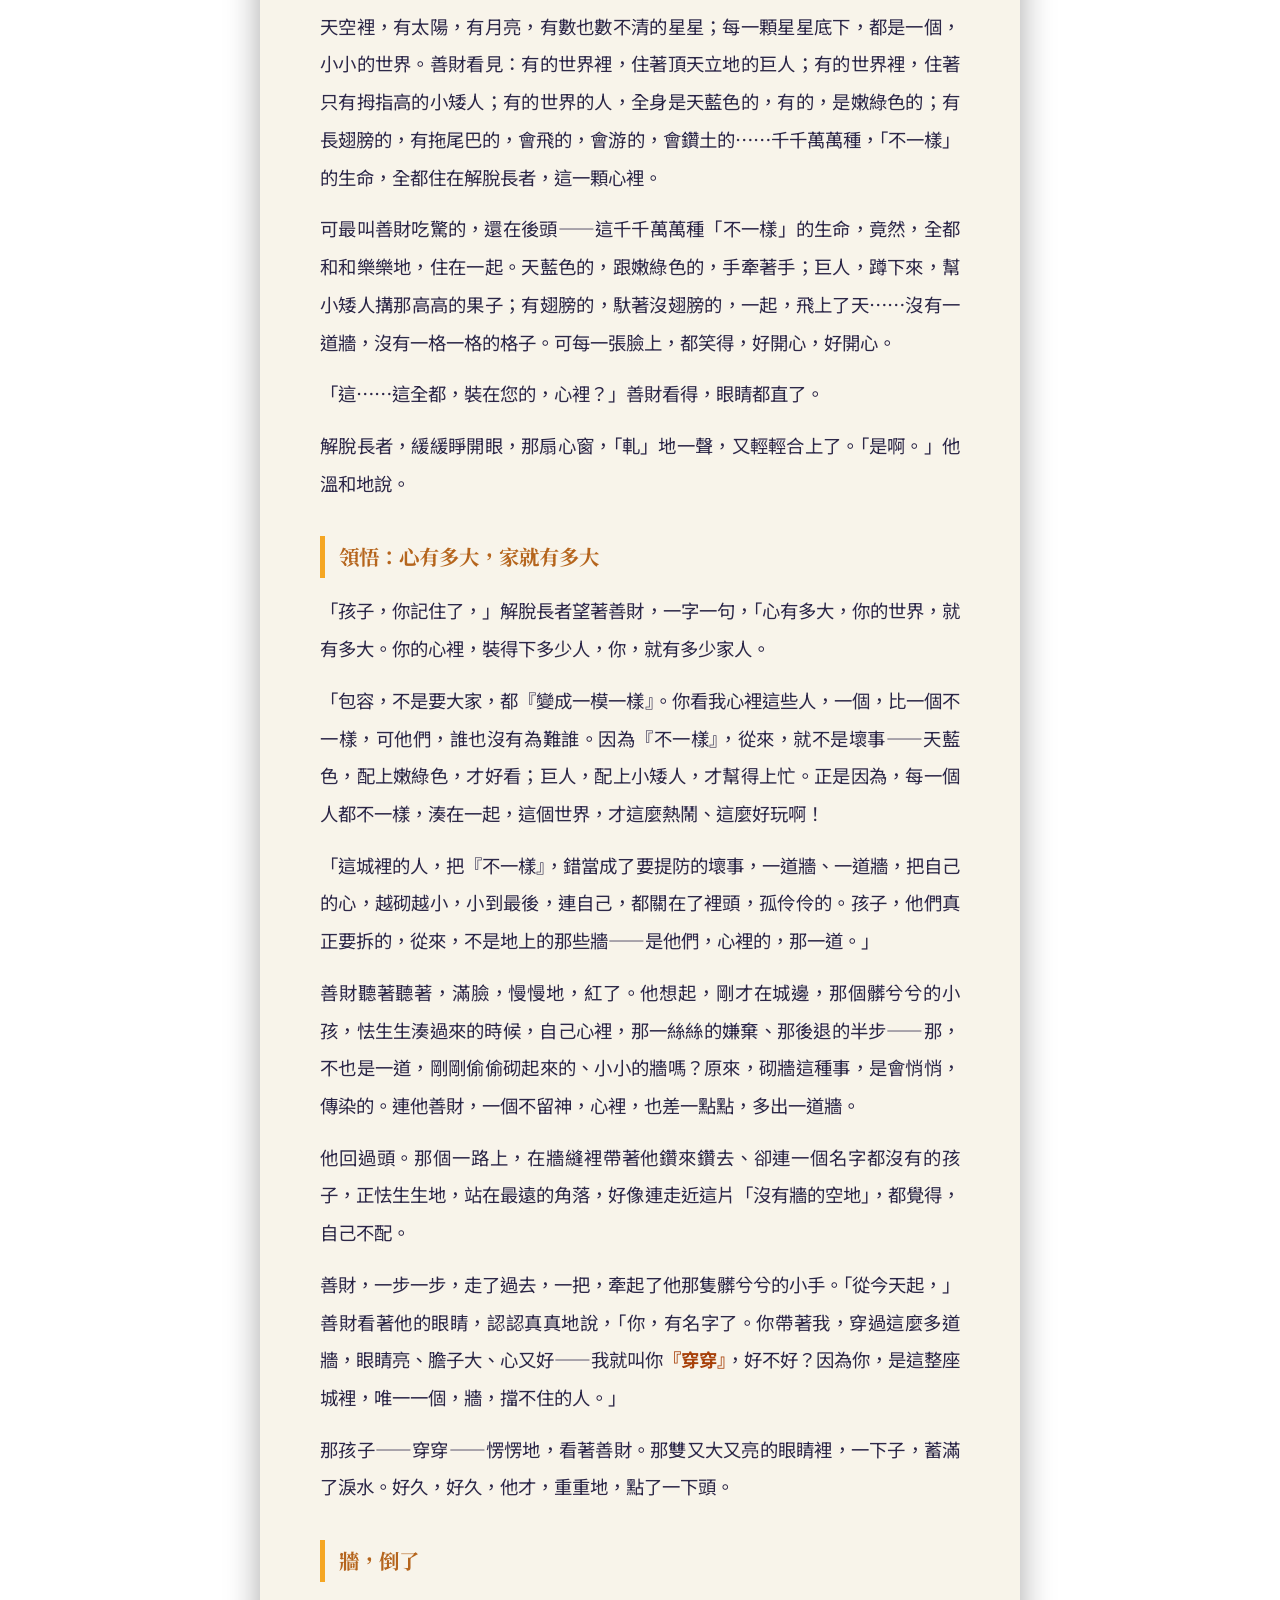
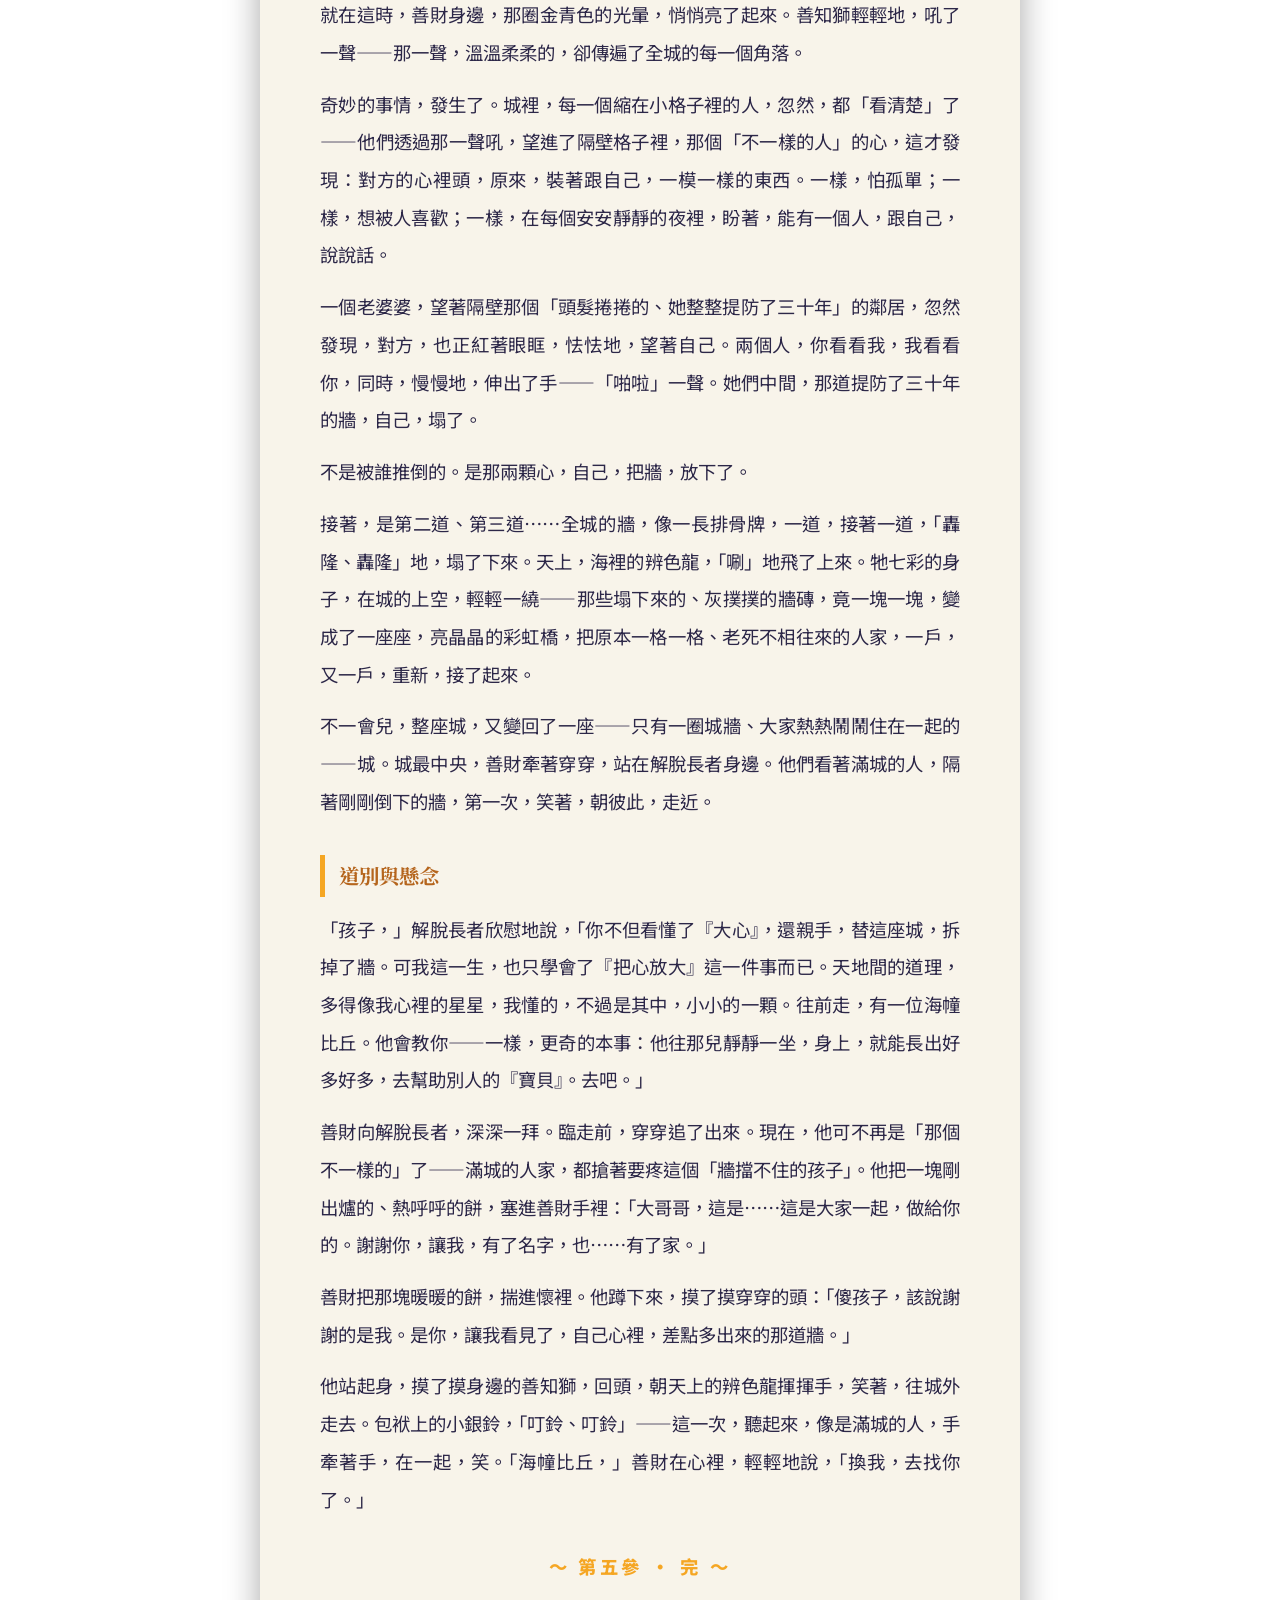
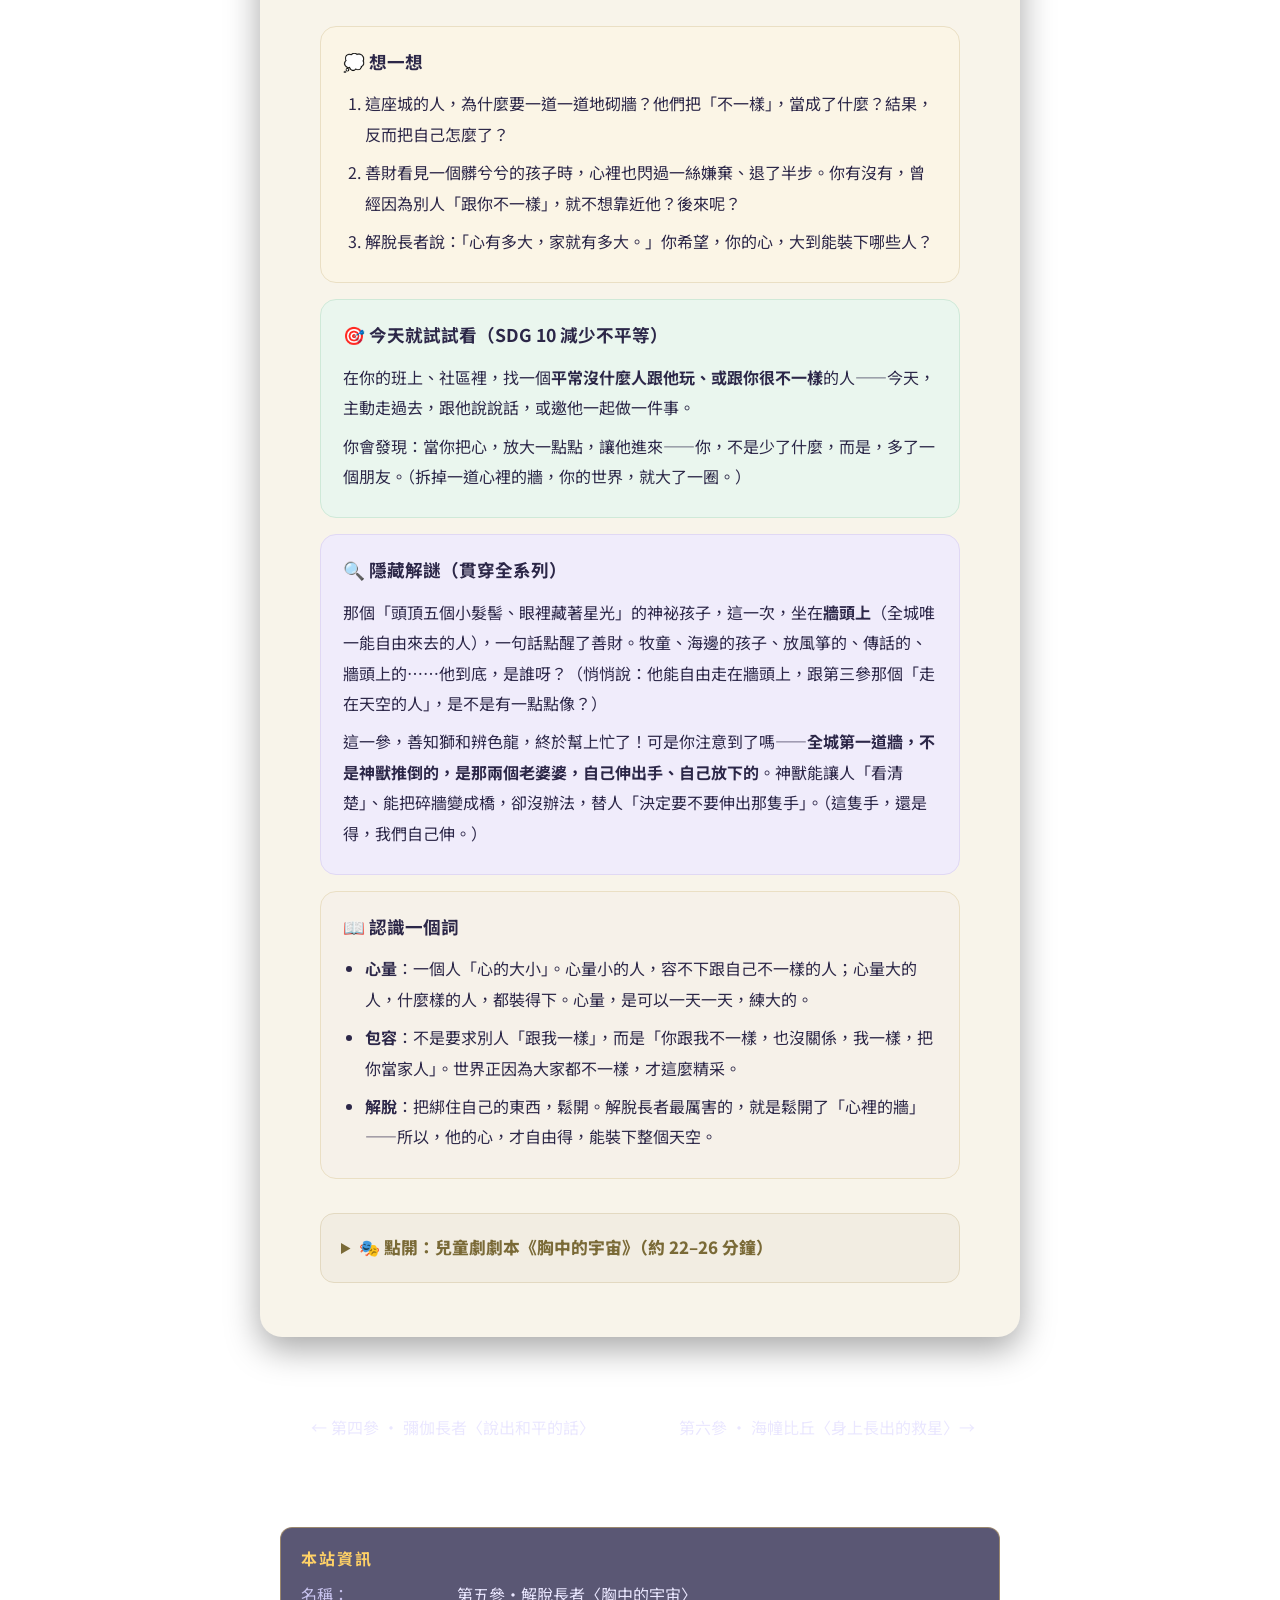
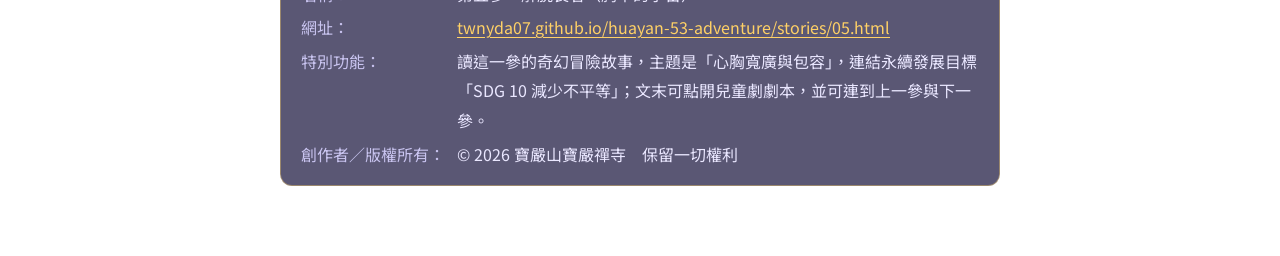
<file: stories/05.html>
<!DOCTYPE html>
<html lang="zh-Hant">
<head>
  <meta charset="UTF-8" />
  <meta name="viewport" content="width=device-width, initial-scale=1.0" />
  <title>第五參 ‧ 解脫長者〈胸中的宇宙〉</title>
  <meta name="description" content="善財童子五十三參第五參：解脫長者〈胸中的宇宙〉。主題：心胸寬廣與包容。SDG 10 減少不平等。" />
  <link rel="preconnect" href="https://fonts.googleapis.com" />
  <link rel="preconnect" href="https://fonts.gstatic.com" crossorigin />
  <link href="https://fonts.googleapis.com/css2?family=Noto+Sans+TC:wght@400;500;700;900&family=Noto+Serif+TC:wght@600;700;900&display=swap" rel="stylesheet" />
  <link rel="stylesheet" href="../assets/style.css" />
<style>
  /* 本站資訊（寶嚴禪寺所有開發一律附） */
  .siteinfo{position:relative; z-index:1; margin:0 auto 70px; width:calc(100% - 32px); max-width:720px; text-align:left; font-size:16px; line-height:1.85;
    color:#eae7ff; background:rgba(20,16,58,.7); border:1px solid rgba(255,209,102,.4); border-radius:12px; padding:16px 20px;}
  .siteinfo .si-h{color:var(--gold); font-weight:700; letter-spacing:.12em; margin-bottom:6px;}
  .siteinfo dl{display:grid; grid-template-columns:max-content 1fr; gap:4px 12px; margin:0;}
  .siteinfo dt{color:#c9c4f0; white-space:nowrap;}
  .siteinfo dd{margin:0; word-break:break-word;}
  .siteinfo a{color:var(--gold); text-decoration:underline; text-underline-offset:3px; display:inline-block; padding:6px 0; margin:-6px 0;}
  @media(max-width:420px){ .siteinfo dl{grid-template-columns:1fr; gap:0;} .siteinfo dd{margin-bottom:6px;} }
</style>
</head>
<body>
  <div class="reader-top">
    <a class="back" href="../index.html">← 回旅程地圖</a>
    <span class="back">第 5 / 53 參</span>
  </div>

  <article class="paper">
    <header class="story-head">
      <div class="no">第 五 參 ‧ 解脫長者</div>
      <h1>胸中的宇宙</h1>
      <div class="chips">
        <span class="chip theme-chip">🫶 心胸寬廣與包容</span>
        <span class="chip" style="background:#DD1367;color:#fff">SDG 10 減少不平等</span>
      </div>
    </header>

    <div class="story">
      <h2 class="scene">開場：一座牆裡有牆的城</h2>
      <p>善財別了彌伽長者，包袱上繫著那枚小銀鈴，「叮鈴、叮鈴」地，往南走了好長好長的路。翻過一座山，前方，出現了一座城。可是這座城，長得好奇怪。</p>
      <p>別的城，是一圈城牆，把大家團團圍在一起，住在裡頭，熱熱鬧鬧。可這座城——牆裡面，還有牆；牆裡面，又還有牆。一道一道又一道，密密麻麻，把整座城，切成了幾百塊小小的、方方的格子，遠遠看去，像一大塊，被切壞了的豆腐。</p>
      <p>每一個格子裡，關著一小群人。他們扒在自己那道小牆頭上，探出半個腦袋，警戒地打量著隔壁格子的人，誰也不跟誰說話，誰也不往誰那兒走一步。更奇怪的是，就在善財站著看的這一會兒工夫，「叮叮咚咚」——竟又有人，在兩戶原本挨著的人家中間，砌起了一道，新的牆。</p>
      <p>善財看得一頭霧水，想進城問個明白。</p>
      <p>「這位小哥，你別往裡闖！」一個守在格子口的大嬸，警惕地攔住他，上上下下打量，「你是哪一格的？跟我們不一樣的，不准進！」</p>
      <p>「不一樣？」善財莫名其妙，「我們……哪裡不一樣？」</p>
      <p>「你看！」大嬸指指自己的頭髮，又指指善財的，「我的頭髮是捲的，你的頭髮是直的——這不就不一樣了嗎？不一樣的人，誰知道安不安全？隔開，隔開，最保險！」說完，「碰」地一聲，就把格子門，關上了。</p>

      <h2 class="scene">怪病：心裡的牆</h2>
      <p>善財退到城邊，拉住一個坐在牆根下、看起來面善的老爺爺，細細地打聽，才總算，弄明白了這座城的怪病——</p>
      <p>原來，很久很久以前，城裡來了一個很會說話的人。他逢人就說一句話：「只跟『跟你一模一樣』的人做朋友，才最安全。那些跟你不一樣的人哪，說不定，哪一天就會害你。」</p>
      <p>這句話，聽起來，好像很有道理。於是一傳十、十傳百，人人都信了。大家開始，拚命地，找別人「不一樣」的地方：頭髮捲的，跟直的，分開；愛吃甜的，跟愛吃鹹的，分開；個子高的跟矮的，住東邊的跟住西邊的，說話快的跟說話慢的……只要找到一點點不一樣，就趕緊，砌一道牆，把彼此，隔開。</p>
      <p>牆，越砌越多；格子，越切越小。到最後，每一個人，都被關進了一個，只有自己那麼大的、小小的格子裡，孤伶伶的，連一個能說話的人，都沒有了。</p>
      <p>「可就算這樣，大家還是怕。」老爺爺嘆了口氣，「因為到頭來才發現——這天底下，根本，再也找不到第二個，跟自己『一模一樣』的人了。這座城啊，是被自己心裡的牆，一道一道，給困死的。」</p>
      <p>善財聽得心裡發沉：「這城裡，難道就沒有一個人，治得了這怪病嗎？」</p>
      <p>老爺爺想了想，往城的最中央，指了指：「聽說……城最中間，住著一位解脫長者。他家，是全城唯一一戶，一道牆也沒有的人家。可是唉——你要走到他那兒，得穿過這幾百道牆。每一道牆後頭的人，都把你當成『不一樣的壞人』，哪會放你過去？」</p>
      <p>善財卻眼睛一亮。沒有牆的人家？解脫長者？——這不正是彌伽長者說的，那位「光是站在那兒，心就大得能裝下整個天空」的人嗎！</p>

      <h2 class="scene">第一個難題：一個沒有名字的孩子</h2>
      <p>善財下定決心，要去見這位解脫長者。可是，望著眼前這幾百道密密麻麻的牆，他犯了難：這麼多牆，連大人都過不去，他要怎麼走到最中間呢？</p>
      <p>正發著愁，腳邊，忽然傳來一個怯生生的、細細的聲音：「大哥哥……你想去中間，對不對？我……我可以帶你去。」</p>
      <p>善財低頭一看，是一個小小的孩子。衣服破破爛爛的，臉上、手上，全是灰；頭髮亂糟糟的，縮著肩膀，眼神裡，有一種，隨時怕被人趕走的膽怯。</p>
      <p>說老實話，這孩子髒兮兮的，湊過來的那一瞬間，善財心裡，竟不由自主地，閃過一絲絲——嫌棄。他甚至下意識地，往後，退了半步。</p>
      <p>「你？」善財有點懷疑，「這麼多牆，大人都過不去，你一個小不點兒，怎麼帶我去？」</p>
      <p>那孩子的頭，垂得更低了，聲音，也更小了：「因為……因為這城裡，沒有一個格子，肯要我。我跟每一格的人，都『不一樣』……所以，每一道牆，都把我，關在外面。牆裡面，我進不去。可是牆跟牆中間的縫，我最熟了。我天天，就在這些縫裡，鑽來，鑽去……」</p>
      <p>善財的心，「咯噔」一下。一個，連一個格子都容不下的孩子。善財看著他那縮成一團的小肩膀，再想起自己剛才那後退的半步、那一絲嫌棄——忽然，覺得自己的臉，有點發燙。</p>
      <p>他慢慢蹲下來，盡量，用最溫和的聲音問：「你叫什麼名字？」</p>
      <p>那孩子猛地抬起頭，一雙眼睛瞪得大大的，像是不敢相信自己的耳朵——好久，好久了，沒有人，問過他的名字。「我……我沒有名字。」他小小聲地說，「大家都叫我，『那個不一樣的』。」</p>
      <p>善財的鼻子，一酸。他站起身，伸出手：「好，那你先帶我去。路上，我們慢慢想一個。」那孩子看著善財伸出的手，猶豫了好久，才怯怯地，把自己那隻髒兮兮的小手，放了上去。</p>

      <h2 class="scene">曲折：牆頭上的少年</h2>
      <p>那孩子領著善財，在一道道牆的夾縫裡，鑽來鑽去。縫子又窄又暗，善財得側著身子，才勉強擠得過去。擠著，擠著，善財一抬頭，忽然看見——高高的牆頭上，坐著一個孩子。</p>
      <p>那孩子盤著腿，穩穩地坐在牆頂上，一會兒輕輕一跳，落到這道牆；一會兒又踩上那道牆——在這幾百道牆的頭頂上，走得又輕鬆、又自在，就像走在平平的地上。他的頭頂上，梳著五個小小的髮髻；一雙眼睛望過來，亮晶晶的，像藏著星光。</p>
      <p>善財心裡又是沒來由地一動——怎麼，又是他？</p>
      <p>「喂，下面的大哥哥！」牆頭上的少年，笑咪咪地朝他喊，「你知道嗎？這城裡的牆，最奇怪的地方，不是它有多高、多厚——是它，其實，一點也擋不住人。」</p>
      <p>「一點也擋不住人？」善財不解，「這牆，明明把大家，全都隔開了呀！」</p>
      <p>「你仔細看看嘛。」少年在牆頭上，輕輕跺了跺腳，那牆，卻穩穩的，一點事也沒有，「這些牆，是砌在人『心』裡的。心裡的牆，眼睛看不見，手，也推不倒。你想拆掉它，只有一個辦法——把你的心，放大。心一大，牆，就自己不見了。你要找的解脫長者，他家沒有牆——因為他那顆心，大得，裝得下全城的人。」</p>
      <p>善財想再問，牆頭上，卻早已空空的，只剩夜風，輕輕吹過。只有前頭那個髒兮兮的小孩，還在等著他，回過頭，朝他，露出一個小小的、信任的笑。</p>

      <h2 class="scene">反轉：胸中的宇宙</h2>
      <p>也不知穿過了多少道牆縫，鑽過了多少個轉角，眼前，忽然，豁然開朗。城的最中央，竟真有這麼一小塊地方——一道牆，也沒有。</p>
      <p>一位老人家，就盤腿坐在那片空地上，慈眉善目，笑瞇瞇地，像是已經等他很久了。奇妙的是，老人家的身邊，坐著各式各樣的人：頭髮捲的、直的，個子高的、矮的，說話快的、慢的……全都和和氣氣地，肩並著肩，坐在一起，一道牆也沒有。</p>
      <p>「您……您就是解脫長者吧！」善財又驚又喜，快步上前，「求您教教我——怎麼樣，才能像您一樣，有一顆這麼大的心，能把這麼多『不一樣』的人，全都裝進來？」</p>
      <p>解脫長者呵呵一笑：「孩子，你先別急著問『怎麼做』。你先，好好『看一看』——看看，一顆大心，裡面，到底裝著些什麼。」</p>
      <p>說著，老人家緩緩地，閉上眼睛，端端正正地，坐好了。然後，不可思議的事情，發生了——他的胸口，竟像一扇窗，「軋——」地，輕輕，打開了。</p>
      <p>從那扇打開的「心窗」裡，流瀉出萬丈柔和的光。善財屏住呼吸，湊近一看，倒抽了一口涼氣——那胸膛裡頭，哪裡是什麼血肉？那裡面，是一整片，望不到邊、看不見盡頭的，天空！</p>
      <p>天空裡，有太陽，有月亮，有數也數不清的星星；每一顆星星底下，都是一個，小小的世界。善財看見：有的世界裡，住著頂天立地的巨人；有的世界裡，住著只有拇指高的小矮人；有的世界的人，全身是天藍色的，有的，是嫩綠色的；有長翅膀的，有拖尾巴的，會飛的，會游的，會鑽土的……千千萬萬種，「不一樣」的生命，全都住在解脫長者，這一顆心裡。</p>
      <p>可最叫善財吃驚的，還在後頭——這千千萬萬種「不一樣」的生命，竟然，全都和和樂樂地，住在一起。天藍色的，跟嫩綠色的，手牽著手；巨人，蹲下來，幫小矮人搆那高高的果子；有翅膀的，馱著沒翅膀的，一起，飛上了天……沒有一道牆，沒有一格一格的格子。可每一張臉上，都笑得，好開心，好開心。</p>
      <p>「這……這全都，裝在您的，心裡？」善財看得，眼睛都直了。</p>
      <p>解脫長者，緩緩睜開眼，那扇心窗，「軋」地一聲，又輕輕合上了。「是啊。」他溫和地說。</p>

      <h2 class="scene">領悟：心有多大，家就有多大</h2>
      <p>「孩子，你記住了，」解脫長者望著善財，一字一句，「心有多大，你的世界，就有多大。你的心裡，裝得下多少人，你，就有多少家人。</p>
      <p>「包容，不是要大家，都『變成一模一樣』。你看我心裡這些人，一個，比一個不一樣，可他們，誰也沒有為難誰。因為『不一樣』，從來，就不是壞事——天藍色，配上嫩綠色，才好看；巨人，配上小矮人，才幫得上忙。正是因為，每一個人都不一樣，湊在一起，這個世界，才這麼熱鬧、這麼好玩啊！</p>
      <p>「這城裡的人，把『不一樣』，錯當成了要提防的壞事，一道牆、一道牆，把自己的心，越砌越小，小到最後，連自己，都關在了裡頭，孤伶伶的。孩子，他們真正要拆的，從來，不是地上的那些牆——是他們，心裡的，那一道。」</p>
      <p>善財聽著聽著，滿臉，慢慢地，紅了。他想起，剛才在城邊，那個髒兮兮的小孩，怯生生湊過來的時候，自己心裡，那一絲絲的嫌棄、那後退的半步——那，不也是一道，剛剛偷偷砌起來的、小小的牆嗎？原來，砌牆這種事，是會悄悄，傳染的。連他善財，一個不留神，心裡，也差一點點，多出一道牆。</p>
      <p>他回過頭。那個一路上，在牆縫裡帶著他鑽來鑽去、卻連一個名字都沒有的孩子，正怯生生地，站在最遠的角落，好像連走近這片「沒有牆的空地」，都覺得，自己不配。</p>
      <p>善財，一步一步，走了過去，一把，牽起了他那隻髒兮兮的小手。「從今天起，」善財看著他的眼睛，認認真真地說，「你，有名字了。你帶著我，穿過這麼多道牆，眼睛亮、膽子大、心又好——我就叫你<strong>『穿穿』</strong>，好不好？因為你，是這整座城裡，唯一一個，牆，擋不住的人。」</p>
      <p>那孩子——穿穿——愣愣地，看著善財。那雙又大又亮的眼睛裡，一下子，蓄滿了淚水。好久，好久，他才，重重地，點了一下頭。</p>

      <h2 class="scene">牆，倒了</h2>
      <p>就在這時，善財身邊，那圈金青色的光暈，悄悄亮了起來。善知獅輕輕地，吼了一聲——那一聲，溫溫柔柔的，卻傳遍了全城的每一個角落。</p>
      <p>奇妙的事情，發生了。城裡，每一個縮在小格子裡的人，忽然，都「看清楚」了——他們透過那一聲吼，望進了隔壁格子裡，那個「不一樣的人」的心，這才發現：對方的心裡頭，原來，裝著跟自己，一模一樣的東西。一樣，怕孤單；一樣，想被人喜歡；一樣，在每個安安靜靜的夜裡，盼著，能有一個人，跟自己，說說話。</p>
      <p>一個老婆婆，望著隔壁那個「頭髮捲捲的、她整整提防了三十年」的鄰居，忽然發現，對方，也正紅著眼眶，怯怯地，望著自己。兩個人，你看看我，我看看你，同時，慢慢地，伸出了手——「啪啦」一聲。她們中間，那道提防了三十年的牆，自己，塌了。</p>
      <p>不是被誰推倒的。是那兩顆心，自己，把牆，放下了。</p>
      <p>接著，是第二道、第三道……全城的牆，像一長排骨牌，一道，接著一道，「轟隆、轟隆」地，塌了下來。天上，海裡的辨色龍，「唰」地飛了上來。牠七彩的身子，在城的上空，輕輕一繞——那些塌下來的、灰撲撲的牆磚，竟一塊一塊，變成了一座座，亮晶晶的彩虹橋，把原本一格一格、老死不相往來的人家，一戶，又一戶，重新，接了起來。</p>
      <p>不一會兒，整座城，又變回了一座——只有一圈城牆、大家熱熱鬧鬧住在一起的——城。城最中央，善財牽著穿穿，站在解脫長者身邊。他們看著滿城的人，隔著剛剛倒下的牆，第一次，笑著，朝彼此，走近。</p>

      <h2 class="scene">道別與懸念</h2>
      <p>「孩子，」解脫長者欣慰地說，「你不但看懂了『大心』，還親手，替這座城，拆掉了牆。可我這一生，也只學會了『把心放大』這一件事而已。天地間的道理，多得像我心裡的星星，我懂的，不過是其中，小小的一顆。往前走，有一位海幢比丘。他會教你——一樣，更奇的本事：他往那兒靜靜一坐，身上，就能長出好多好多，去幫助別人的『寶貝』。去吧。」</p>
      <p>善財向解脫長者，深深一拜。臨走前，穿穿追了出來。現在，他可不再是「那個不一樣的」了——滿城的人家，都搶著要疼這個「牆擋不住的孩子」。他把一塊剛出爐的、熱呼呼的餅，塞進善財手裡：「大哥哥，這是……這是大家一起，做給你的。謝謝你，讓我，有了名字，也……有了家。」</p>
      <p>善財把那塊暖暖的餅，揣進懷裡。他蹲下來，摸了摸穿穿的頭：「傻孩子，該說謝謝的是我。是你，讓我看見了，自己心裡，差點多出來的那道牆。」</p>
      <p>他站起身，摸了摸身邊的善知獅，回頭，朝天上的辨色龍揮揮手，笑著，往城外走去。包袱上的小銀鈴，「叮鈴、叮鈴」——這一次，聽起來，像是滿城的人，手牽著手，在一起，笑。「海幢比丘，」善財在心裡，輕輕地說，「換我，去找你了。」</p>

      <p class="end-mark">～ 第五參 ‧ 完 ～</p>
    </div>

    <!-- 尾聲小卡 -->
    <div class="endcard">
      <div class="card think">
        <h3>💭 想一想</h3>
        <ol>
          <li>這座城的人，為什麼要一道一道地砌牆？他們把「不一樣」，當成了什麼？結果，反而把自己怎麼了？</li>
          <li>善財看見一個髒兮兮的孩子時，心裡也閃過一絲嫌棄、退了半步。你有沒有，曾經因為別人「跟你不一樣」，就不想靠近他？後來呢？</li>
          <li>解脫長者說：「心有多大，家就有多大。」你希望，你的心，大到能裝下哪些人？</li>
        </ol>
      </div>
      <div class="card action">
        <h3>🎯 今天就試試看（SDG 10 減少不平等）</h3>
        <p>在你的班上、社區裡，找一個<strong>平常沒什麼人跟他玩、或跟你很不一樣</strong>的人——今天，主動走過去，跟他說說話，或邀他一起做一件事。</p>
        <p>你會發現：當你把心，放大一點點，讓他進來——你，不是少了什麼，而是，多了一個朋友。（拆掉一道心裡的牆，你的世界，就大了一圈。）</p>
      </div>
      <div class="card secret">
        <h3>🔍 隱藏解謎（貫穿全系列）</h3>
        <p>那個「頭頂五個小髮髻、眼裡藏著星光」的神祕孩子，這一次，坐在<strong>牆頭上</strong>（全城唯一能自由來去的人），一句話點醒了善財。牧童、海邊的孩子、放風箏的、傳話的、牆頭上的……他到底，是誰呀？（悄悄說：他能自由走在牆頭上，跟第三參那個「走在天空的人」，是不是有一點點像？）</p>
        <p>這一參，善知獅和辨色龍，終於幫上忙了！可是你注意到了嗎——<strong>全城第一道牆，不是神獸推倒的，是那兩個老婆婆，自己伸出手、自己放下的</strong>。神獸能讓人「看清楚」、能把碎牆變成橋，卻沒辦法，替人「決定要不要伸出那隻手」。（這隻手，還是得，我們自己伸。）</p>
      </div>
      <div class="card words">
        <h3>📖 認識一個詞</h3>
        <ul>
          <li><strong>心量</strong>：一個人「心的大小」。心量小的人，容不下跟自己不一樣的人；心量大的人，什麼樣的人，都裝得下。心量，是可以一天一天，練大的。</li>
          <li><strong>包容</strong>：不是要求別人「跟我一樣」，而是「你跟我不一樣，也沒關係，我一樣，把你當家人」。世界正因為大家都不一樣，才這麼精采。</li>
          <li><strong>解脫</strong>：把綁住自己的東西，鬆開。解脫長者最厲害的，就是鬆開了「心裡的牆」——所以，他的心，才自由得，能裝下整個天空。</li>
        </ul>
      </div>
    </div>

    <!-- 劇本 -->
    <details class="drama">
      <summary>🎭 點開：兒童劇劇本《胸中的宇宙》（約 22–26 分鐘）</summary>
      <h4>角色</h4>
      <p>說書人、善財、解脫長者（城中央無牆人家的主人，胸口能打開一整片宇宙）、穿穿（髒兮兮、沒名字、被所有格子排斥的孩子，只有他能在牆縫裡自由穿行）、捲髮大嬸／面善老爺爺／老婆婆與鄰居等（砌牆的人，群演分飾）、五髻少年（這次坐在牆頭上點醒善財）、善知獅／辨色龍（隱形夥伴；這回幫上忙——善知獅讓人看見彼此的心、辨色龍把碎牆變彩虹橋）。</p>
      <h4>舞台與道具</h4>
      <p>分區：城外、密密麻麻的「牆格子」（用一塊塊可推倒的積木牆／紙箱／立牌排成迷宮）、城中央無牆空地。道具：一疊可疊可倒的「牆磚」（輕質泡棉磚或紙箱）、一扇「會打開的心窗」（解脫長者胸前的道具門，門後貼滿星星／小世界剪影＋燈）、金青色燈（善知獅）、彩虹綢（辨色龍變的橋）、一塊「餅」道具、小銀鈴。關鍵手法：開場群演不斷搬磚砌新牆把舞台切成一格格；胸中宇宙＝解脫長者盤坐閉眼、胸前心窗道具門緩緩打開、門後燈亮滿是星星與各種小人偶剪影和樂共處（全場燈暗只留心窗光）；牆倒了＝善知獅一吼金青燈掃過全場、老婆婆與鄰居對望同時伸手、中間那道牆「啪」倒下、群演讓一整排牆骨牌式接連倒下、辨色龍（彩虹綢）掠過把倒下的磚鋪成彩虹橋。</p>
      <h4>分場</h4>
      <p><strong>第一幕｜牆裡有牆的城</strong>：善財進城受阻（「頭髮捲的跟直的不一樣，不准進！」）；老爺爺道出怪病由來——一句「只跟一模一樣的人做朋友最安全」，把全城砌成了牢籠。</p>
      <p><strong>第二幕｜沒有名字的孩子</strong>：善財發愁怎麼穿牆；髒兮兮的穿穿自願帶路；善財心裡閃過嫌棄、退半步，卻在聽見孩子「沒名字、沒人肯要」後慚愧、牽起他的手。</p>
      <p><strong>第三幕｜牆頭上的少年</strong>：穿牆縫時，五髻少年坐在牆頭點醒「牆砌在心裡，手推不倒；把心放大，牆就不見」，隨即消失。💡互動：說書人問觀眾「你心裡，有沒有一道，對某個人砌起來的小牆？」</p>
      <p><strong>第四幕｜胸中的宇宙</strong>：抵達無牆的中央；解脫長者打開「心窗」，露出千萬種「不一樣」的生命和樂共住的宇宙；說出「心有多大，家就有多大；包容不是變一樣」。</p>
      <p><strong>第五幕｜牆，倒了</strong>：善財慚愧於自己那半步，回頭替穿穿取名、當眾牽起他；善知獅一吼，眾人看見彼此心裡一樣的孤單，老婆婆與鄰居伸手——第一道牆自己塌下；全城牆骨牌式倒下，辨色龍把碎磚變彩虹橋。💡互動：邀兩位小觀眾上台，一起把中間那道「牆」放下、握手。</p>
      <p><strong>第六幕｜道別</strong>：解脫長者指向下一站海幢比丘；穿穿（如今全城都疼他）送善財一塊大家合做的餅；善財繫著叮鈴作響的銀鈴往城外走去。全體與觀眾齊唱主題口訣。</p>
      <h4>主題口訣（謝幕齊唱）</h4>
      <p>🎵「你不一樣，我不一樣，不一樣才好看；把心放大一點點，牆就變成一座橋——心有多大，家，就有多大！」</p>
    </details>
  </article>

  <nav class="pager">
    <a href="04.html">← 第四參 ‧ 彌伽長者〈說出和平的話〉</a>
    <a href="06.html">第六參 ‧ 海幢比丘〈身上長出的救星〉→</a>
  </nav>

  <section class="siteinfo" aria-label="本站資訊">
    <div class="si-h">本站資訊</div>
    <dl>
      <dt>名稱：</dt><dd>第五參・解脫長者〈胸中的宇宙〉</dd>
      <dt>網址：</dt><dd><a href="https://twnyda07.github.io/huayan-53-adventure/stories/05.html">twnyda07.github.io/huayan-53-adventure/stories/05.html</a></dd>
      <dt>特別功能：</dt><dd>讀這一參的奇幻冒險故事，主題是「心胸寬廣與包容」，連結永續發展目標「SDG 10 減少不平等」；文末可點開兒童劇劇本，並可連到上一參與下一參。</dd>
      <dt>創作者／版權所有：</dt><dd>© 2026 寶嚴山寶嚴禪寺　保留一切權利</dd>
    </dl>
  </section>

  <button class="to-top" id="toTop" aria-label="回到頂端">↑</button>
  <script>
    var btn = document.getElementById('toTop');
    window.addEventListener('scroll', function () {
      btn.classList.toggle('show', window.scrollY > 500);
    });
    btn.addEventListener('click', function () { window.scrollTo({ top: 0, behavior: 'smooth' }); });
  </script>
</body>
</html>
</file>
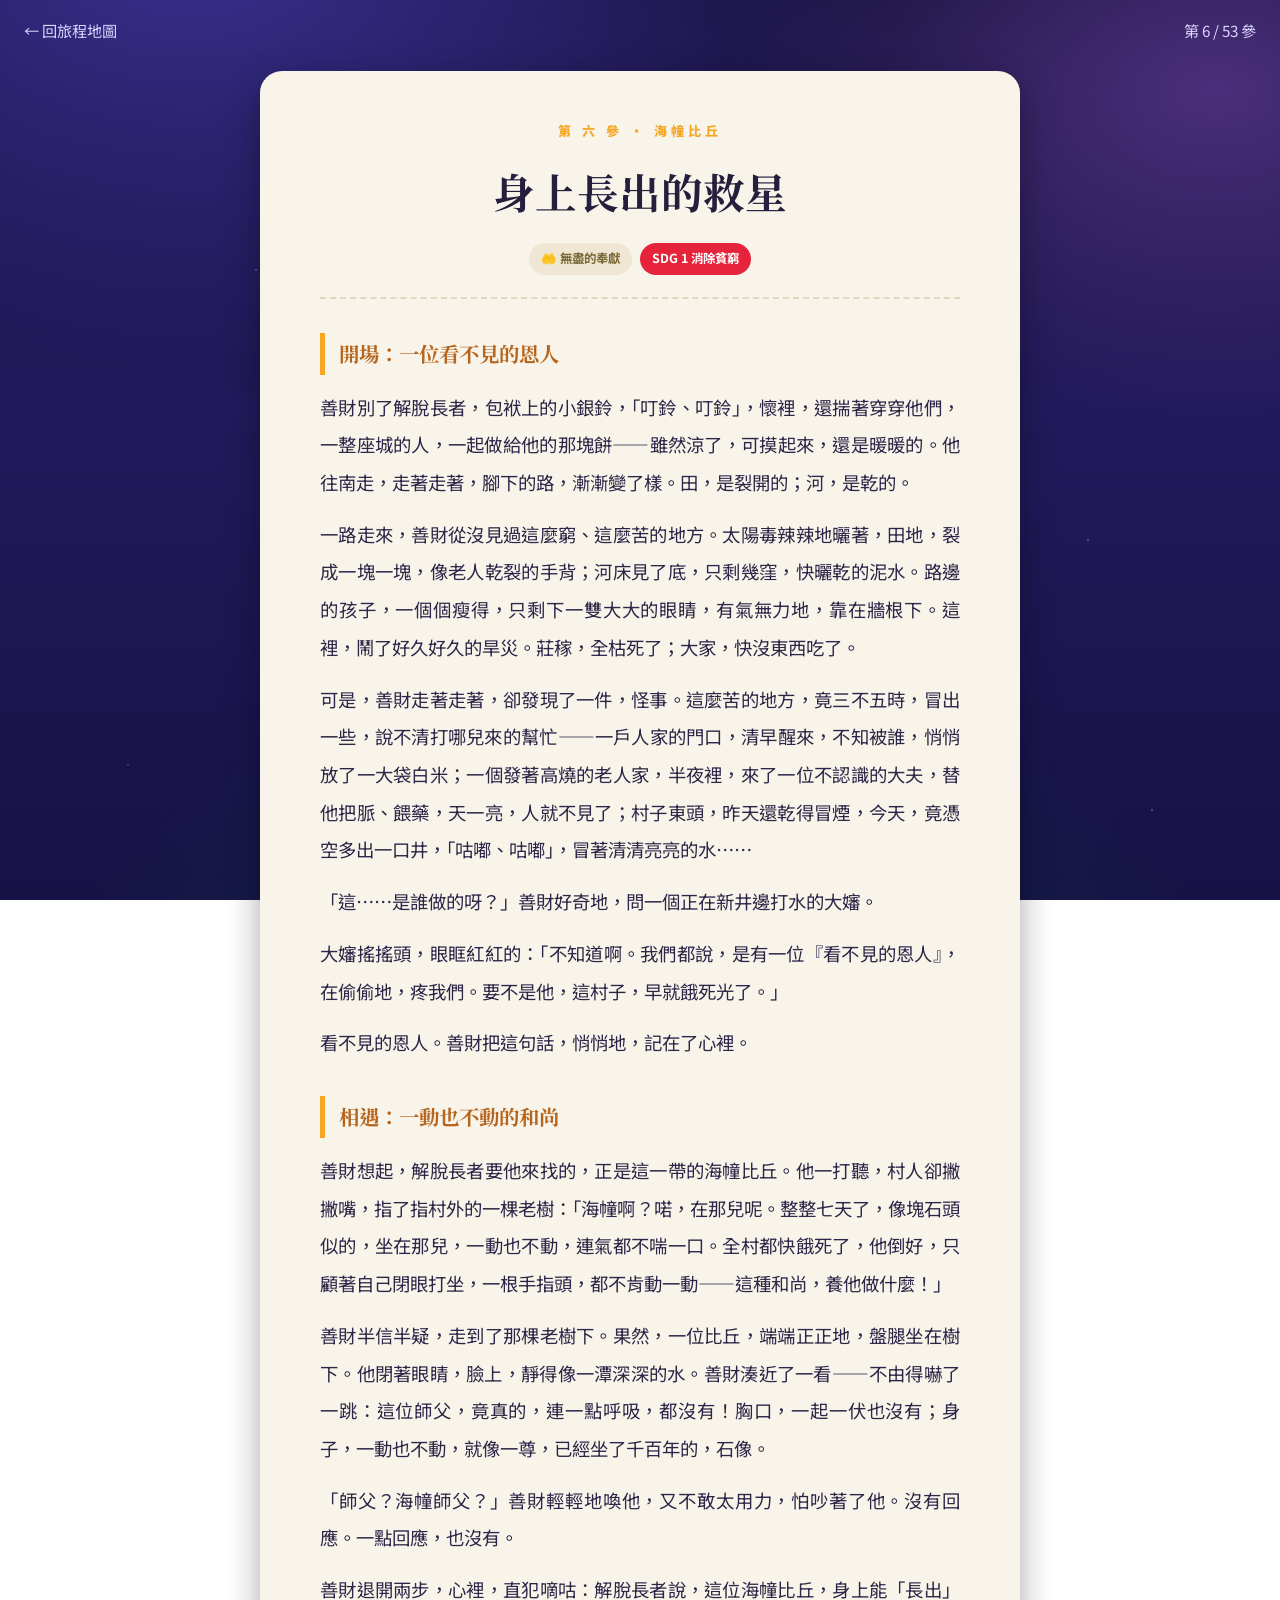
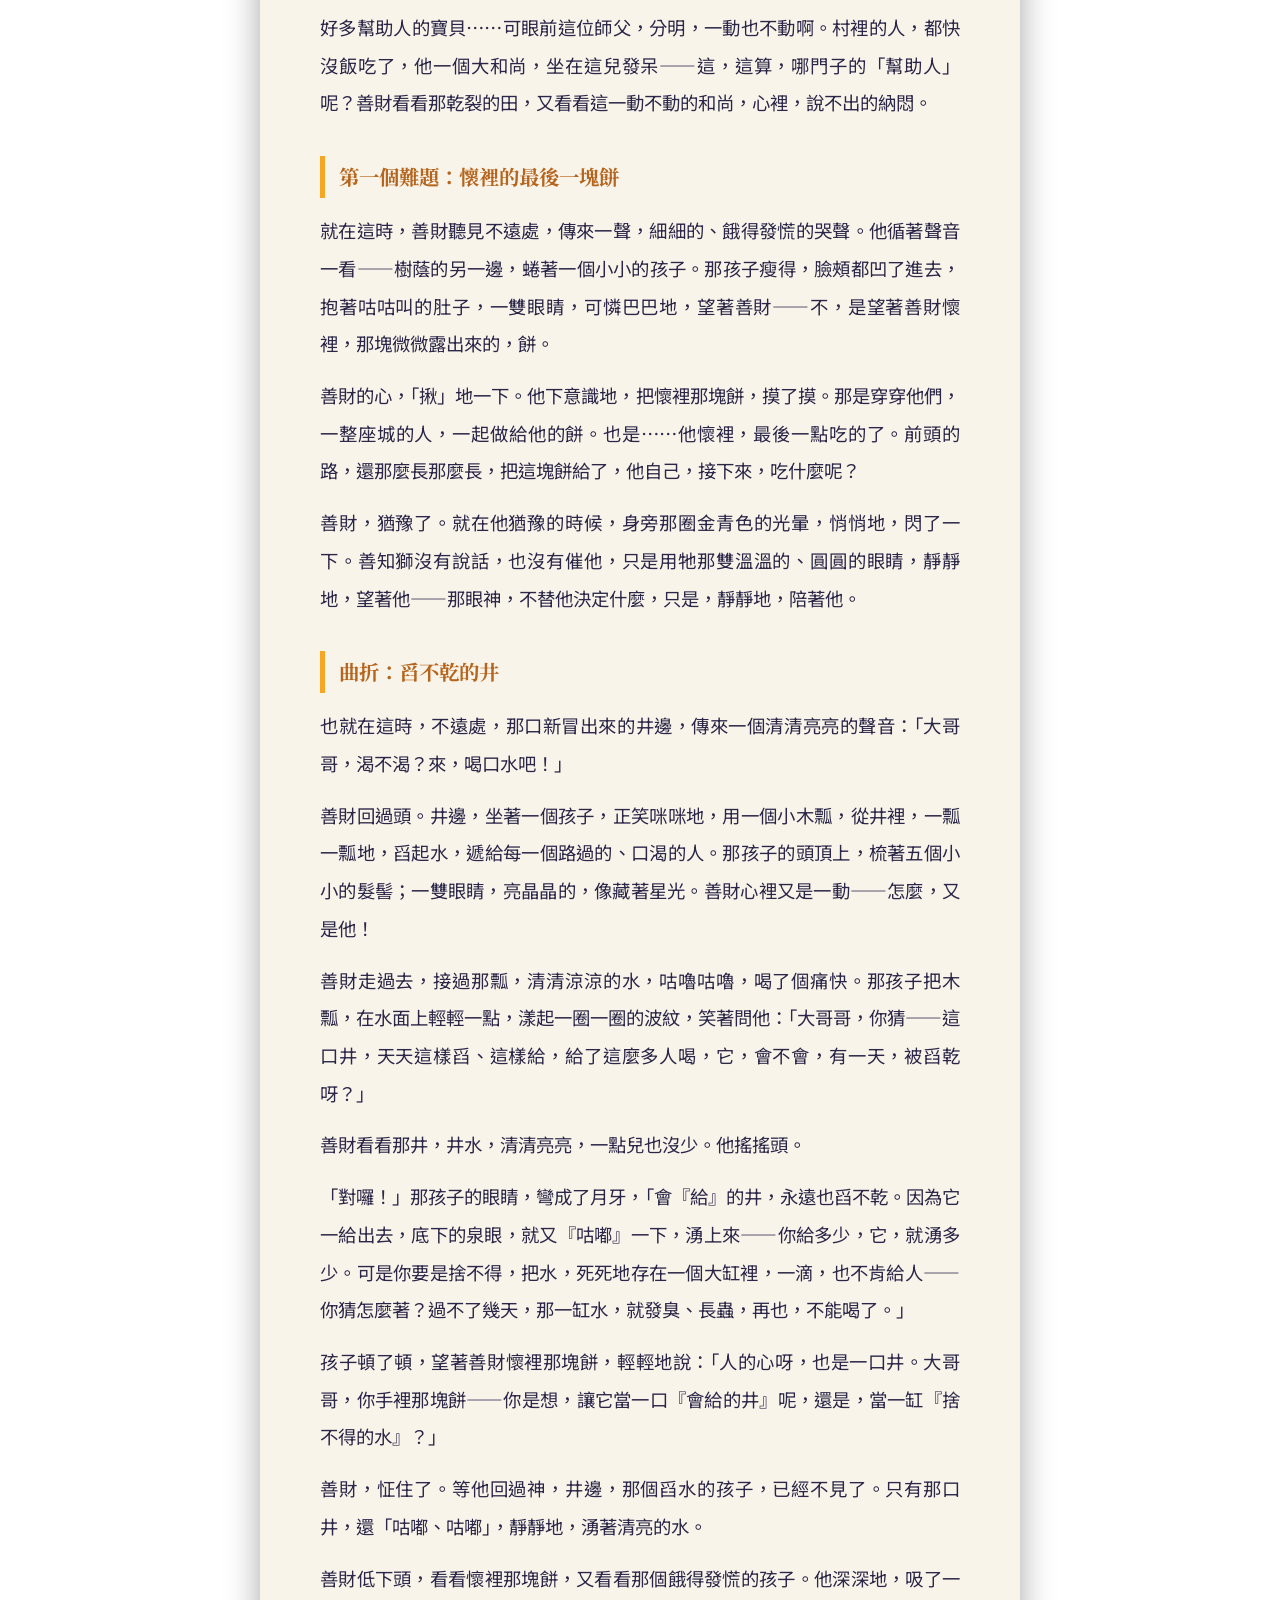
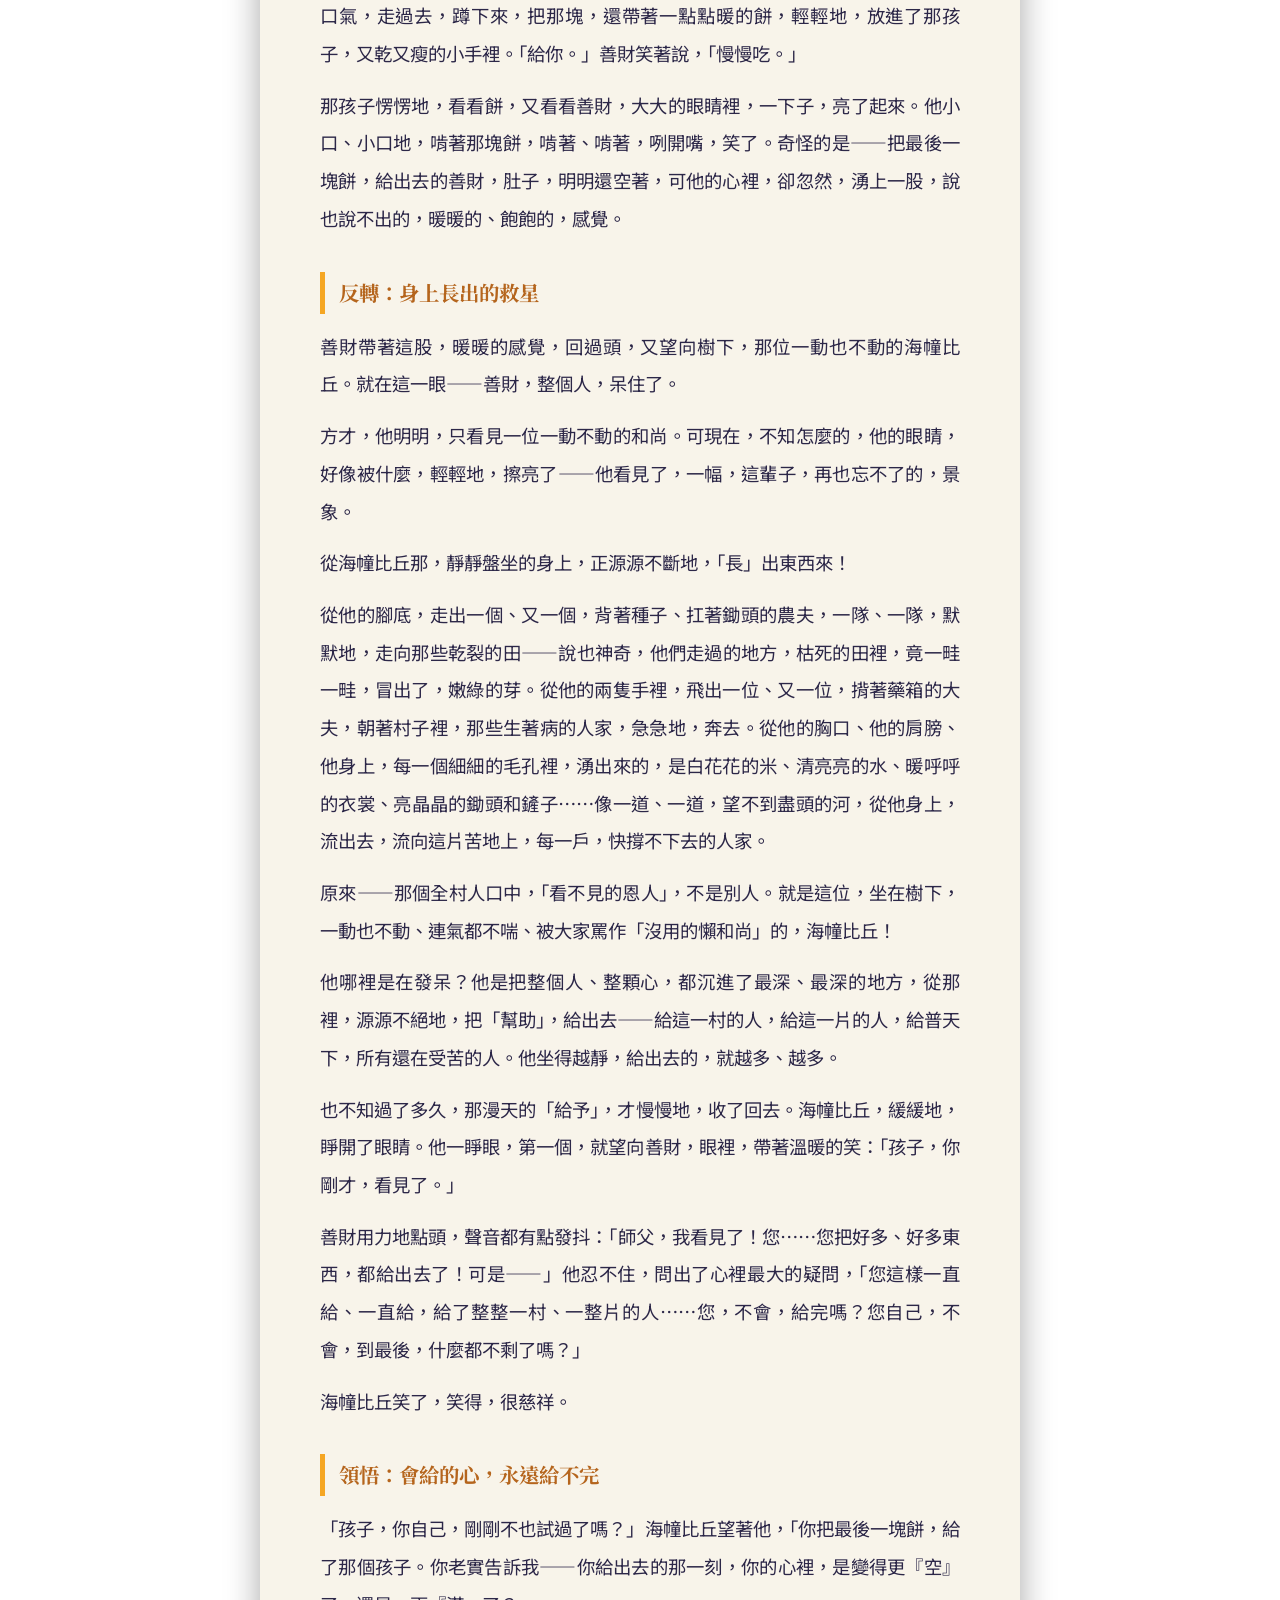
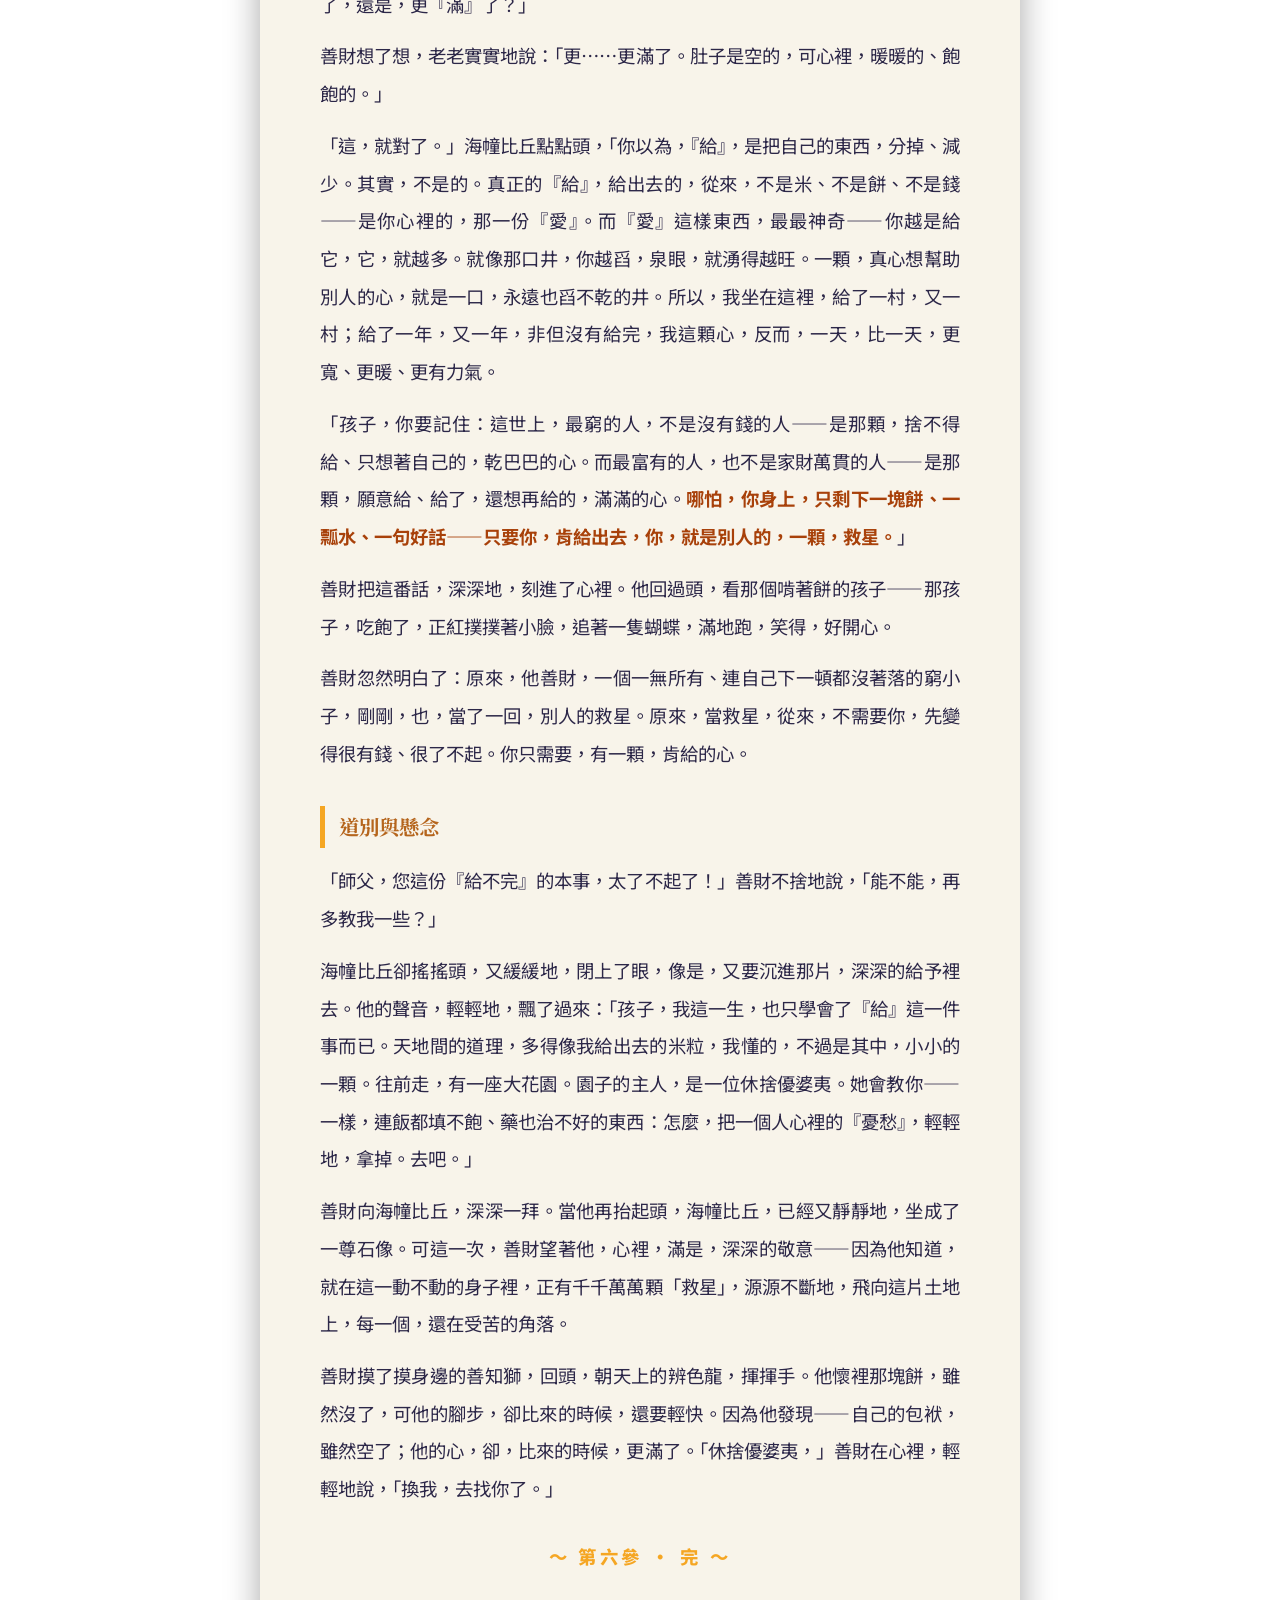
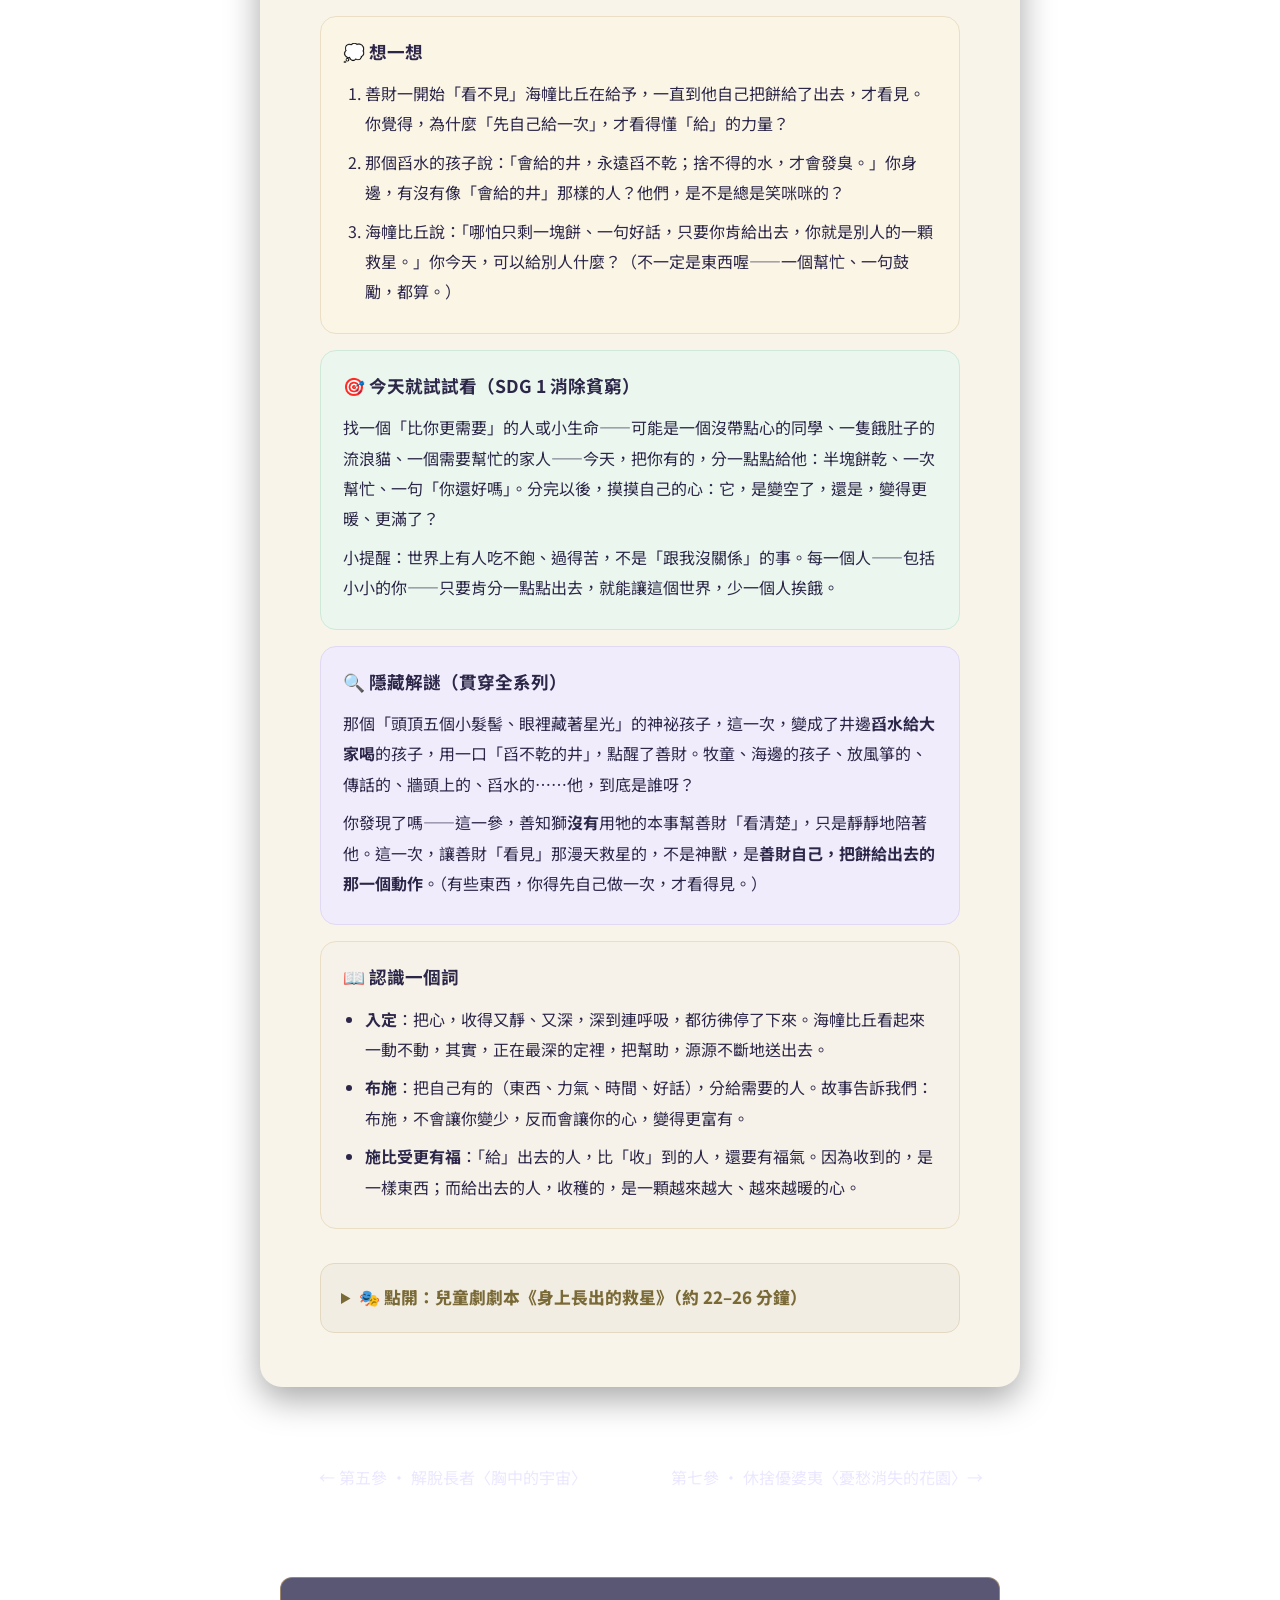
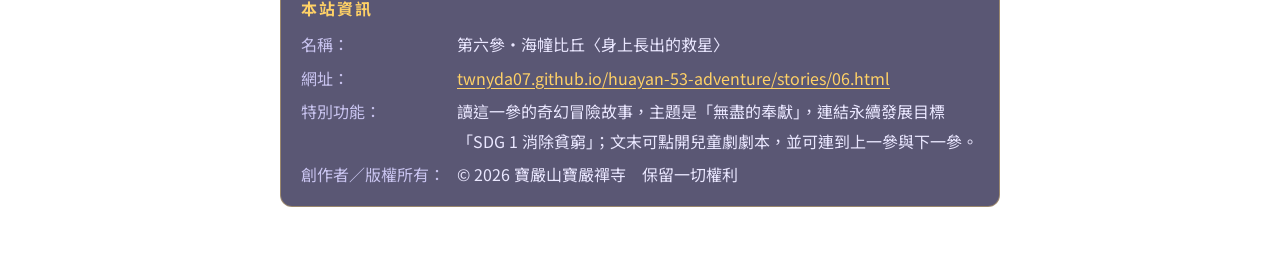
<file: stories/06.html>
<!DOCTYPE html>
<html lang="zh-Hant">
<head>
  <meta charset="UTF-8" />
  <meta name="viewport" content="width=device-width, initial-scale=1.0" />
  <title>第六參 ‧ 海幢比丘〈身上長出的救星〉</title>
  <meta name="description" content="善財童子五十三參第六參：海幢比丘〈身上長出的救星〉。主題：無盡的奉獻。SDG 1 消除貧窮。" />
  <link rel="preconnect" href="https://fonts.googleapis.com" />
  <link rel="preconnect" href="https://fonts.gstatic.com" crossorigin />
  <link href="https://fonts.googleapis.com/css2?family=Noto+Sans+TC:wght@400;500;700;900&family=Noto+Serif+TC:wght@600;700;900&display=swap" rel="stylesheet" />
  <link rel="stylesheet" href="../assets/style.css" />
<style>
  /* 本站資訊（寶嚴禪寺所有開發一律附） */
  .siteinfo{position:relative; z-index:1; margin:0 auto 70px; width:calc(100% - 32px); max-width:720px; text-align:left; font-size:16px; line-height:1.85;
    color:#eae7ff; background:rgba(20,16,58,.7); border:1px solid rgba(255,209,102,.4); border-radius:12px; padding:16px 20px;}
  .siteinfo .si-h{color:var(--gold); font-weight:700; letter-spacing:.12em; margin-bottom:6px;}
  .siteinfo dl{display:grid; grid-template-columns:max-content 1fr; gap:4px 12px; margin:0;}
  .siteinfo dt{color:#c9c4f0; white-space:nowrap;}
  .siteinfo dd{margin:0; word-break:break-word;}
  .siteinfo a{color:var(--gold); text-decoration:underline; text-underline-offset:3px; display:inline-block; padding:6px 0; margin:-6px 0;}
  @media(max-width:420px){ .siteinfo dl{grid-template-columns:1fr; gap:0;} .siteinfo dd{margin-bottom:6px;} }
</style>
</head>
<body>
  <div class="reader-top">
    <a class="back" href="../index.html">← 回旅程地圖</a>
    <span class="back">第 6 / 53 參</span>
  </div>

  <article class="paper">
    <header class="story-head">
      <div class="no">第 六 參 ‧ 海幢比丘</div>
      <h1>身上長出的救星</h1>
      <div class="chips">
        <span class="chip theme-chip">🤲 無盡的奉獻</span>
        <span class="chip" style="background:#E5243B;color:#fff">SDG 1 消除貧窮</span>
      </div>
    </header>

    <div class="story">
      <h2 class="scene">開場：一位看不見的恩人</h2>
      <p>善財別了解脫長者，包袱上的小銀鈴，「叮鈴、叮鈴」，懷裡，還揣著穿穿他們，一整座城的人，一起做給他的那塊餅——雖然涼了，可摸起來，還是暖暖的。他往南走，走著走著，腳下的路，漸漸變了樣。田，是裂開的；河，是乾的。</p>
      <p>一路走來，善財從沒見過這麼窮、這麼苦的地方。太陽毒辣辣地曬著，田地，裂成一塊一塊，像老人乾裂的手背；河床見了底，只剩幾窪，快曬乾的泥水。路邊的孩子，一個個瘦得，只剩下一雙大大的眼睛，有氣無力地，靠在牆根下。這裡，鬧了好久好久的旱災。莊稼，全枯死了；大家，快沒東西吃了。</p>
      <p>可是，善財走著走著，卻發現了一件，怪事。這麼苦的地方，竟三不五時，冒出一些，說不清打哪兒來的幫忙——一戶人家的門口，清早醒來，不知被誰，悄悄放了一大袋白米；一個發著高燒的老人家，半夜裡，來了一位不認識的大夫，替他把脈、餵藥，天一亮，人就不見了；村子東頭，昨天還乾得冒煙，今天，竟憑空多出一口井，「咕嘟、咕嘟」，冒著清清亮亮的水……</p>
      <p>「這……是誰做的呀？」善財好奇地，問一個正在新井邊打水的大嬸。</p>
      <p>大嬸搖搖頭，眼眶紅紅的：「不知道啊。我們都說，是有一位『看不見的恩人』，在偷偷地，疼我們。要不是他，這村子，早就餓死光了。」</p>
      <p>看不見的恩人。善財把這句話，悄悄地，記在了心裡。</p>

      <h2 class="scene">相遇：一動也不動的和尚</h2>
      <p>善財想起，解脫長者要他來找的，正是這一帶的海幢比丘。他一打聽，村人卻撇撇嘴，指了指村外的一棵老樹：「海幢啊？喏，在那兒呢。整整七天了，像塊石頭似的，坐在那兒，一動也不動，連氣都不喘一口。全村都快餓死了，他倒好，只顧著自己閉眼打坐，一根手指頭，都不肯動一動——這種和尚，養他做什麼！」</p>
      <p>善財半信半疑，走到了那棵老樹下。果然，一位比丘，端端正正地，盤腿坐在樹下。他閉著眼睛，臉上，靜得像一潭深深的水。善財湊近了一看——不由得嚇了一跳：這位師父，竟真的，連一點呼吸，都沒有！胸口，一起一伏也沒有；身子，一動也不動，就像一尊，已經坐了千百年的，石像。</p>
      <p>「師父？海幢師父？」善財輕輕地喚他，又不敢太用力，怕吵著了他。沒有回應。一點回應，也沒有。</p>
      <p>善財退開兩步，心裡，直犯嘀咕：解脫長者說，這位海幢比丘，身上能「長出」好多幫助人的寶貝……可眼前這位師父，分明，一動也不動啊。村裡的人，都快沒飯吃了，他一個大和尚，坐在這兒發呆——這，這算，哪門子的「幫助人」呢？善財看看那乾裂的田，又看看這一動不動的和尚，心裡，說不出的納悶。</p>

      <h2 class="scene">第一個難題：懷裡的最後一塊餅</h2>
      <p>就在這時，善財聽見不遠處，傳來一聲，細細的、餓得發慌的哭聲。他循著聲音一看——樹蔭的另一邊，蜷著一個小小的孩子。那孩子瘦得，臉頰都凹了進去，抱著咕咕叫的肚子，一雙眼睛，可憐巴巴地，望著善財——不，是望著善財懷裡，那塊微微露出來的，餅。</p>
      <p>善財的心，「揪」地一下。他下意識地，把懷裡那塊餅，摸了摸。那是穿穿他們，一整座城的人，一起做給他的餅。也是……他懷裡，最後一點吃的了。前頭的路，還那麼長那麼長，把這塊餅給了，他自己，接下來，吃什麼呢？</p>
      <p>善財，猶豫了。就在他猶豫的時候，身旁那圈金青色的光暈，悄悄地，閃了一下。善知獅沒有說話，也沒有催他，只是用牠那雙溫溫的、圓圓的眼睛，靜靜地，望著他——那眼神，不替他決定什麼，只是，靜靜地，陪著他。</p>

      <h2 class="scene">曲折：舀不乾的井</h2>
      <p>也就在這時，不遠處，那口新冒出來的井邊，傳來一個清清亮亮的聲音：「大哥哥，渴不渴？來，喝口水吧！」</p>
      <p>善財回過頭。井邊，坐著一個孩子，正笑咪咪地，用一個小木瓢，從井裡，一瓢一瓢地，舀起水，遞給每一個路過的、口渴的人。那孩子的頭頂上，梳著五個小小的髮髻；一雙眼睛，亮晶晶的，像藏著星光。善財心裡又是一動——怎麼，又是他！</p>
      <p>善財走過去，接過那瓢，清清涼涼的水，咕嚕咕嚕，喝了個痛快。那孩子把木瓢，在水面上輕輕一點，漾起一圈一圈的波紋，笑著問他：「大哥哥，你猜——這口井，天天這樣舀、這樣給，給了這麼多人喝，它，會不會，有一天，被舀乾呀？」</p>
      <p>善財看看那井，井水，清清亮亮，一點兒也沒少。他搖搖頭。</p>
      <p>「對囉！」那孩子的眼睛，彎成了月牙，「會『給』的井，永遠也舀不乾。因為它一給出去，底下的泉眼，就又『咕嘟』一下，湧上來——你給多少，它，就湧多少。可是你要是捨不得，把水，死死地存在一個大缸裡，一滴，也不肯給人——你猜怎麼著？過不了幾天，那一缸水，就發臭、長蟲，再也，不能喝了。」</p>
      <p>孩子頓了頓，望著善財懷裡那塊餅，輕輕地說：「人的心呀，也是一口井。大哥哥，你手裡那塊餅——你是想，讓它當一口『會給的井』呢，還是，當一缸『捨不得的水』？」</p>
      <p>善財，怔住了。等他回過神，井邊，那個舀水的孩子，已經不見了。只有那口井，還「咕嘟、咕嘟」，靜靜地，湧著清亮的水。</p>
      <p>善財低下頭，看看懷裡那塊餅，又看看那個餓得發慌的孩子。他深深地，吸了一口氣，走過去，蹲下來，把那塊，還帶著一點點暖的餅，輕輕地，放進了那孩子，又乾又瘦的小手裡。「給你。」善財笑著說，「慢慢吃。」</p>
      <p>那孩子愣愣地，看看餅，又看看善財，大大的眼睛裡，一下子，亮了起來。他小口、小口地，啃著那塊餅，啃著、啃著，咧開嘴，笑了。奇怪的是——把最後一塊餅，給出去的善財，肚子，明明還空著，可他的心裡，卻忽然，湧上一股，說也說不出的，暖暖的、飽飽的，感覺。</p>

      <h2 class="scene">反轉：身上長出的救星</h2>
      <p>善財帶著這股，暖暖的感覺，回過頭，又望向樹下，那位一動也不動的海幢比丘。就在這一眼——善財，整個人，呆住了。</p>
      <p>方才，他明明，只看見一位一動不動的和尚。可現在，不知怎麼的，他的眼睛，好像被什麼，輕輕地，擦亮了——他看見了，一幅，這輩子，再也忘不了的，景象。</p>
      <p>從海幢比丘那，靜靜盤坐的身上，正源源不斷地，「長」出東西來！</p>
      <p>從他的腳底，走出一個、又一個，背著種子、扛著鋤頭的農夫，一隊、一隊，默默地，走向那些乾裂的田——說也神奇，他們走過的地方，枯死的田裡，竟一畦一畦，冒出了，嫩綠的芽。從他的兩隻手裡，飛出一位、又一位，揹著藥箱的大夫，朝著村子裡，那些生著病的人家，急急地，奔去。從他的胸口、他的肩膀、他身上，每一個細細的毛孔裡，湧出來的，是白花花的米、清亮亮的水、暖呼呼的衣裳、亮晶晶的鋤頭和鏟子……像一道、一道，望不到盡頭的河，從他身上，流出去，流向這片苦地上，每一戶，快撐不下去的人家。</p>
      <p>原來——那個全村人口中，「看不見的恩人」，不是別人。就是這位，坐在樹下，一動也不動、連氣都不喘、被大家罵作「沒用的懶和尚」的，海幢比丘！</p>
      <p>他哪裡是在發呆？他是把整個人、整顆心，都沉進了最深、最深的地方，從那裡，源源不絕地，把「幫助」，給出去——給這一村的人，給這一片的人，給普天下，所有還在受苦的人。他坐得越靜，給出去的，就越多、越多。</p>
      <p>也不知過了多久，那漫天的「給予」，才慢慢地，收了回去。海幢比丘，緩緩地，睜開了眼睛。他一睜眼，第一個，就望向善財，眼裡，帶著溫暖的笑：「孩子，你剛才，看見了。」</p>
      <p>善財用力地點頭，聲音都有點發抖：「師父，我看見了！您……您把好多、好多東西，都給出去了！可是——」他忍不住，問出了心裡最大的疑問，「您這樣一直給、一直給，給了整整一村、一整片的人……您，不會，給完嗎？您自己，不會，到最後，什麼都不剩了嗎？」</p>
      <p>海幢比丘笑了，笑得，很慈祥。</p>

      <h2 class="scene">領悟：會給的心，永遠給不完</h2>
      <p>「孩子，你自己，剛剛不也試過了嗎？」海幢比丘望著他，「你把最後一塊餅，給了那個孩子。你老實告訴我——你給出去的那一刻，你的心裡，是變得更『空』了，還是，更『滿』了？」</p>
      <p>善財想了想，老老實實地說：「更……更滿了。肚子是空的，可心裡，暖暖的、飽飽的。」</p>
      <p>「這，就對了。」海幢比丘點點頭，「你以為，『給』，是把自己的東西，分掉、減少。其實，不是的。真正的『給』，給出去的，從來，不是米、不是餅、不是錢——是你心裡的，那一份『愛』。而『愛』這樣東西，最最神奇——你越是給它，它，就越多。就像那口井，你越舀，泉眼，就湧得越旺。一顆，真心想幫助別人的心，就是一口，永遠也舀不乾的井。所以，我坐在這裡，給了一村，又一村；給了一年，又一年，非但沒有給完，我這顆心，反而，一天，比一天，更寬、更暖、更有力氣。</p>
      <p>「孩子，你要記住：這世上，最窮的人，不是沒有錢的人——是那顆，捨不得給、只想著自己的，乾巴巴的心。而最富有的人，也不是家財萬貫的人——是那顆，願意給、給了，還想再給的，滿滿的心。<strong>哪怕，你身上，只剩下一塊餅、一瓢水、一句好話——只要你，肯給出去，你，就是別人的，一顆，救星。</strong>」</p>
      <p>善財把這番話，深深地，刻進了心裡。他回過頭，看那個啃著餅的孩子——那孩子，吃飽了，正紅撲撲著小臉，追著一隻蝴蝶，滿地跑，笑得，好開心。</p>
      <p>善財忽然明白了：原來，他善財，一個一無所有、連自己下一頓都沒著落的窮小子，剛剛，也，當了一回，別人的救星。原來，當救星，從來，不需要你，先變得很有錢、很了不起。你只需要，有一顆，肯給的心。</p>

      <h2 class="scene">道別與懸念</h2>
      <p>「師父，您這份『給不完』的本事，太了不起了！」善財不捨地說，「能不能，再多教我一些？」</p>
      <p>海幢比丘卻搖搖頭，又緩緩地，閉上了眼，像是，又要沉進那片，深深的給予裡去。他的聲音，輕輕地，飄了過來：「孩子，我這一生，也只學會了『給』這一件事而已。天地間的道理，多得像我給出去的米粒，我懂的，不過是其中，小小的一顆。往前走，有一座大花園。園子的主人，是一位休捨優婆夷。她會教你——一樣，連飯都填不飽、藥也治不好的東西：怎麼，把一個人心裡的『憂愁』，輕輕地，拿掉。去吧。」</p>
      <p>善財向海幢比丘，深深一拜。當他再抬起頭，海幢比丘，已經又靜靜地，坐成了一尊石像。可這一次，善財望著他，心裡，滿是，深深的敬意——因為他知道，就在這一動不動的身子裡，正有千千萬萬顆「救星」，源源不斷地，飛向這片土地上，每一個，還在受苦的角落。</p>
      <p>善財摸了摸身邊的善知獅，回頭，朝天上的辨色龍，揮揮手。他懷裡那塊餅，雖然沒了，可他的腳步，卻比來的時候，還要輕快。因為他發現——自己的包袱，雖然空了；他的心，卻，比來的時候，更滿了。「休捨優婆夷，」善財在心裡，輕輕地說，「換我，去找你了。」</p>

      <p class="end-mark">～ 第六參 ‧ 完 ～</p>
    </div>

    <!-- 尾聲小卡 -->
    <div class="endcard">
      <div class="card think">
        <h3>💭 想一想</h3>
        <ol>
          <li>善財一開始「看不見」海幢比丘在給予，一直到他自己把餅給了出去，才看見。你覺得，為什麼「先自己給一次」，才看得懂「給」的力量？</li>
          <li>那個舀水的孩子說：「會給的井，永遠舀不乾；捨不得的水，才會發臭。」你身邊，有沒有像「會給的井」那樣的人？他們，是不是總是笑咪咪的？</li>
          <li>海幢比丘說：「哪怕只剩一塊餅、一句好話，只要你肯給出去，你就是別人的一顆救星。」你今天，可以給別人什麼？（不一定是東西喔——一個幫忙、一句鼓勵，都算。）</li>
        </ol>
      </div>
      <div class="card action">
        <h3>🎯 今天就試試看（SDG 1 消除貧窮）</h3>
        <p>找一個「比你更需要」的人或小生命——可能是一個沒帶點心的同學、一隻餓肚子的流浪貓、一個需要幫忙的家人——今天，把你有的，分一點點給他：半塊餅乾、一次幫忙、一句「你還好嗎」。分完以後，摸摸自己的心：它，是變空了，還是，變得更暖、更滿了？</p>
        <p>小提醒：世界上有人吃不飽、過得苦，不是「跟我沒關係」的事。每一個人——包括小小的你——只要肯分一點點出去，就能讓這個世界，少一個人挨餓。</p>
      </div>
      <div class="card secret">
        <h3>🔍 隱藏解謎（貫穿全系列）</h3>
        <p>那個「頭頂五個小髮髻、眼裡藏著星光」的神祕孩子，這一次，變成了井邊<strong>舀水給大家喝</strong>的孩子，用一口「舀不乾的井」，點醒了善財。牧童、海邊的孩子、放風箏的、傳話的、牆頭上的、舀水的……他，到底是誰呀？</p>
        <p>你發現了嗎——這一參，善知獅<strong>沒有</strong>用牠的本事幫善財「看清楚」，只是靜靜地陪著他。這一次，讓善財「看見」那漫天救星的，不是神獸，是<strong>善財自己，把餅給出去的那一個動作</strong>。（有些東西，你得先自己做一次，才看得見。）</p>
      </div>
      <div class="card words">
        <h3>📖 認識一個詞</h3>
        <ul>
          <li><strong>入定</strong>：把心，收得又靜、又深，深到連呼吸，都彷彿停了下來。海幢比丘看起來一動不動，其實，正在最深的定裡，把幫助，源源不斷地送出去。</li>
          <li><strong>布施</strong>：把自己有的（東西、力氣、時間、好話），分給需要的人。故事告訴我們：布施，不會讓你變少，反而會讓你的心，變得更富有。</li>
          <li><strong>施比受更有福</strong>：「給」出去的人，比「收」到的人，還要有福氣。因為收到的，是一樣東西；而給出去的人，收穫的，是一顆越來越大、越來越暖的心。</li>
        </ul>
      </div>
    </div>

    <!-- 劇本 -->
    <details class="drama">
      <summary>🎭 點開：兒童劇劇本《身上長出的救星》（約 22–26 分鐘）</summary>
      <h4>角色</h4>
      <p>說書人、善財、海幢比丘（樹下入定、一動不動，身上能「長出」無數救星）、打水大嬸／抱怨的村民／飢餓的小孩、五髻少年（這次化身井邊舀水給人喝的孩子）、農夫群／大夫群／寶物們（從海幢身上長出的救星，群演扮演）、善知獅／辨色龍（隱形夥伴；這一參善知獅只是靜靜陪著、不出手，讓善財自己領悟）。</p>
      <h4>舞台與道具</h4>
      <p>分區：乾裂的田與村（土黃色調）、老樹下（海幢入定處）、一口井。道具：一塊「餅」道具（延續第五參）、木瓢與井、小銀鈴、一疊「白米／水／衣裳／工具」道具、綠芽道具（枯田冒芽）、金青色燈（善知獅，僅微光陪伴）。關鍵手法：看不見的恩人＝村民背對觀眾時黑衣人快速擺放米袋、冒井；身上長出的救星＝海幢盤坐不動，群演扮的農夫大夫寶物自他身側「長」出、走向田與村、枯田群演舉綠芽——善財第一次看什麼也沒有，等他「給了餅」之後燈光一亮，救星群才現身（強調「給了才看得見」）。</p>
      <h4>分場</h4>
      <p><strong>第一幕｜看不見的恩人</strong>：旱災窮村；門口莫名多出米、憑空冒出井；大嬸說「有一位看不見的恩人在偷偷疼我們」。</p>
      <p><strong>第二幕｜一動不動的和尚</strong>：村民罵海幢「只顧打坐、沒用」；善財見他如石像、不呼吸，滿心納悶。</p>
      <p><strong>第三幕｜最後一塊餅</strong>：善財遇見飢餓小孩，望著自己懷裡最後一塊餅，猶豫；善知獅只是靜靜陪著。</p>
      <p><strong>第四幕｜舀不乾的井</strong>：五髻少年在井邊舀水給人，問「這口井會不會舀乾？」點出「會給的井永遠不乾，捨不得的水才發臭」，隨即消失；善財把餅給了小孩，心裡反而更暖。💡互動：說書人問觀眾「善財把最後一塊餅給出去，你覺得他『虧』了嗎？」</p>
      <p><strong>第五幕｜身上長出的救星</strong>：善財回頭再看海幢——這一次，救星群從海幢身上源源長出、奔向田與村，枯田冒芽。真相揭曉：海幢就是那位「看不見的恩人」。</p>
      <p><strong>第六幕｜會給的心，永遠給不完</strong>：海幢出定，問善財「給出去，心是更空，還是更滿？」點出「給出去的是愛，愛越給越多；只剩一塊餅，你也能當別人的救星」。💡互動：邀小觀眾說一件「我今天可以給別人的東西」。</p>
      <p><strong>第七幕｜道別</strong>：海幢指向下一站休捨優婆夷；善財包袱空了、心卻更滿，往前走去。全體與觀眾齊唱主題口訣。</p>
      <h4>主題口訣（謝幕齊唱）</h4>
      <p>🎵「心是一口井，越舀越會湧；給出一塊餅，心裡滿滿的——哪怕我很小，也能當救星！」</p>
    </details>
  </article>

  <nav class="pager">
    <a href="05.html">← 第五參 ‧ 解脫長者〈胸中的宇宙〉</a>
    <a href="07.html">第七參 ‧ 休捨優婆夷〈憂愁消失的花園〉→</a>
  </nav>

  <section class="siteinfo" aria-label="本站資訊">
    <div class="si-h">本站資訊</div>
    <dl>
      <dt>名稱：</dt><dd>第六參・海幢比丘〈身上長出的救星〉</dd>
      <dt>網址：</dt><dd><a href="https://twnyda07.github.io/huayan-53-adventure/stories/06.html">twnyda07.github.io/huayan-53-adventure/stories/06.html</a></dd>
      <dt>特別功能：</dt><dd>讀這一參的奇幻冒險故事，主題是「無盡的奉獻」，連結永續發展目標「SDG 1 消除貧窮」；文末可點開兒童劇劇本，並可連到上一參與下一參。</dd>
      <dt>創作者／版權所有：</dt><dd>© 2026 寶嚴山寶嚴禪寺　保留一切權利</dd>
    </dl>
  </section>

  <button class="to-top" id="toTop" aria-label="回到頂端">↑</button>
  <script>
    var btn = document.getElementById('toTop');
    window.addEventListener('scroll', function () {
      btn.classList.toggle('show', window.scrollY > 500);
    });
    btn.addEventListener('click', function () { window.scrollTo({ top: 0, behavior: 'smooth' }); });
  </script>
</body>
</html>
</file>
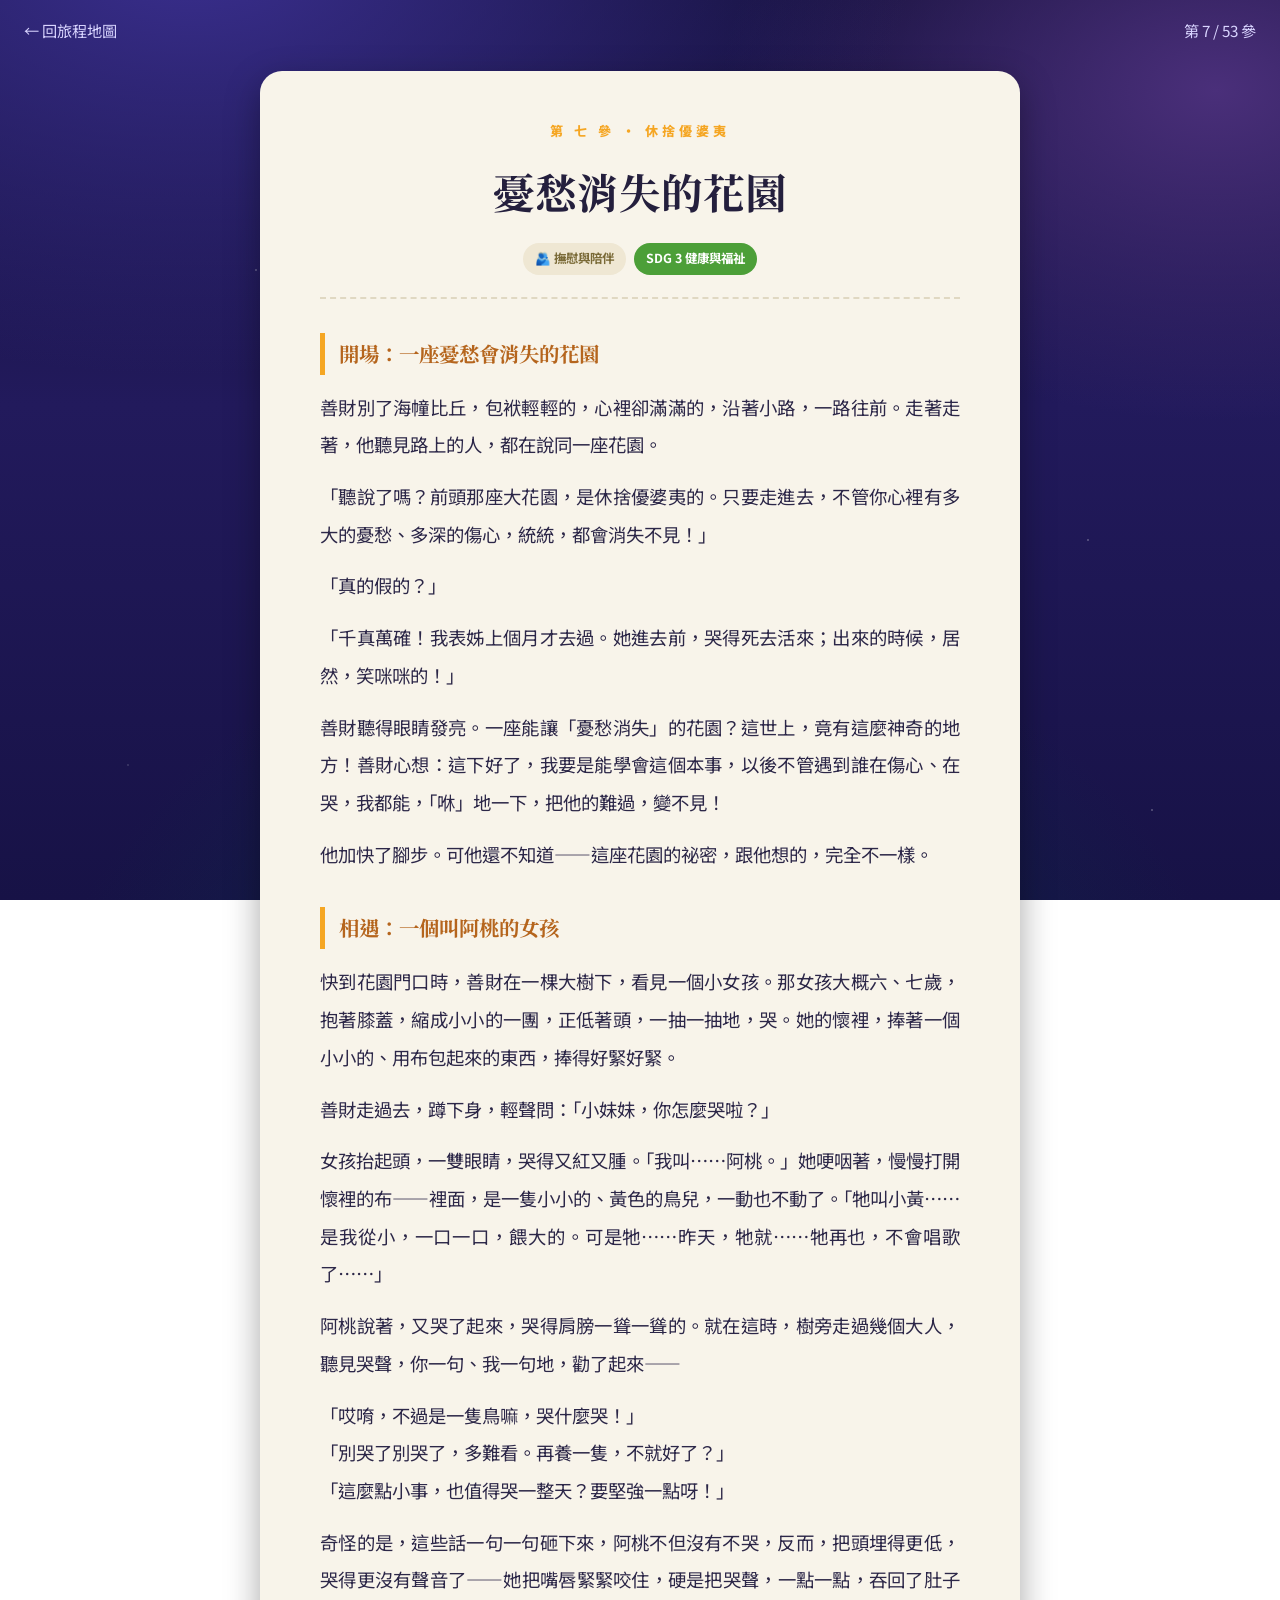
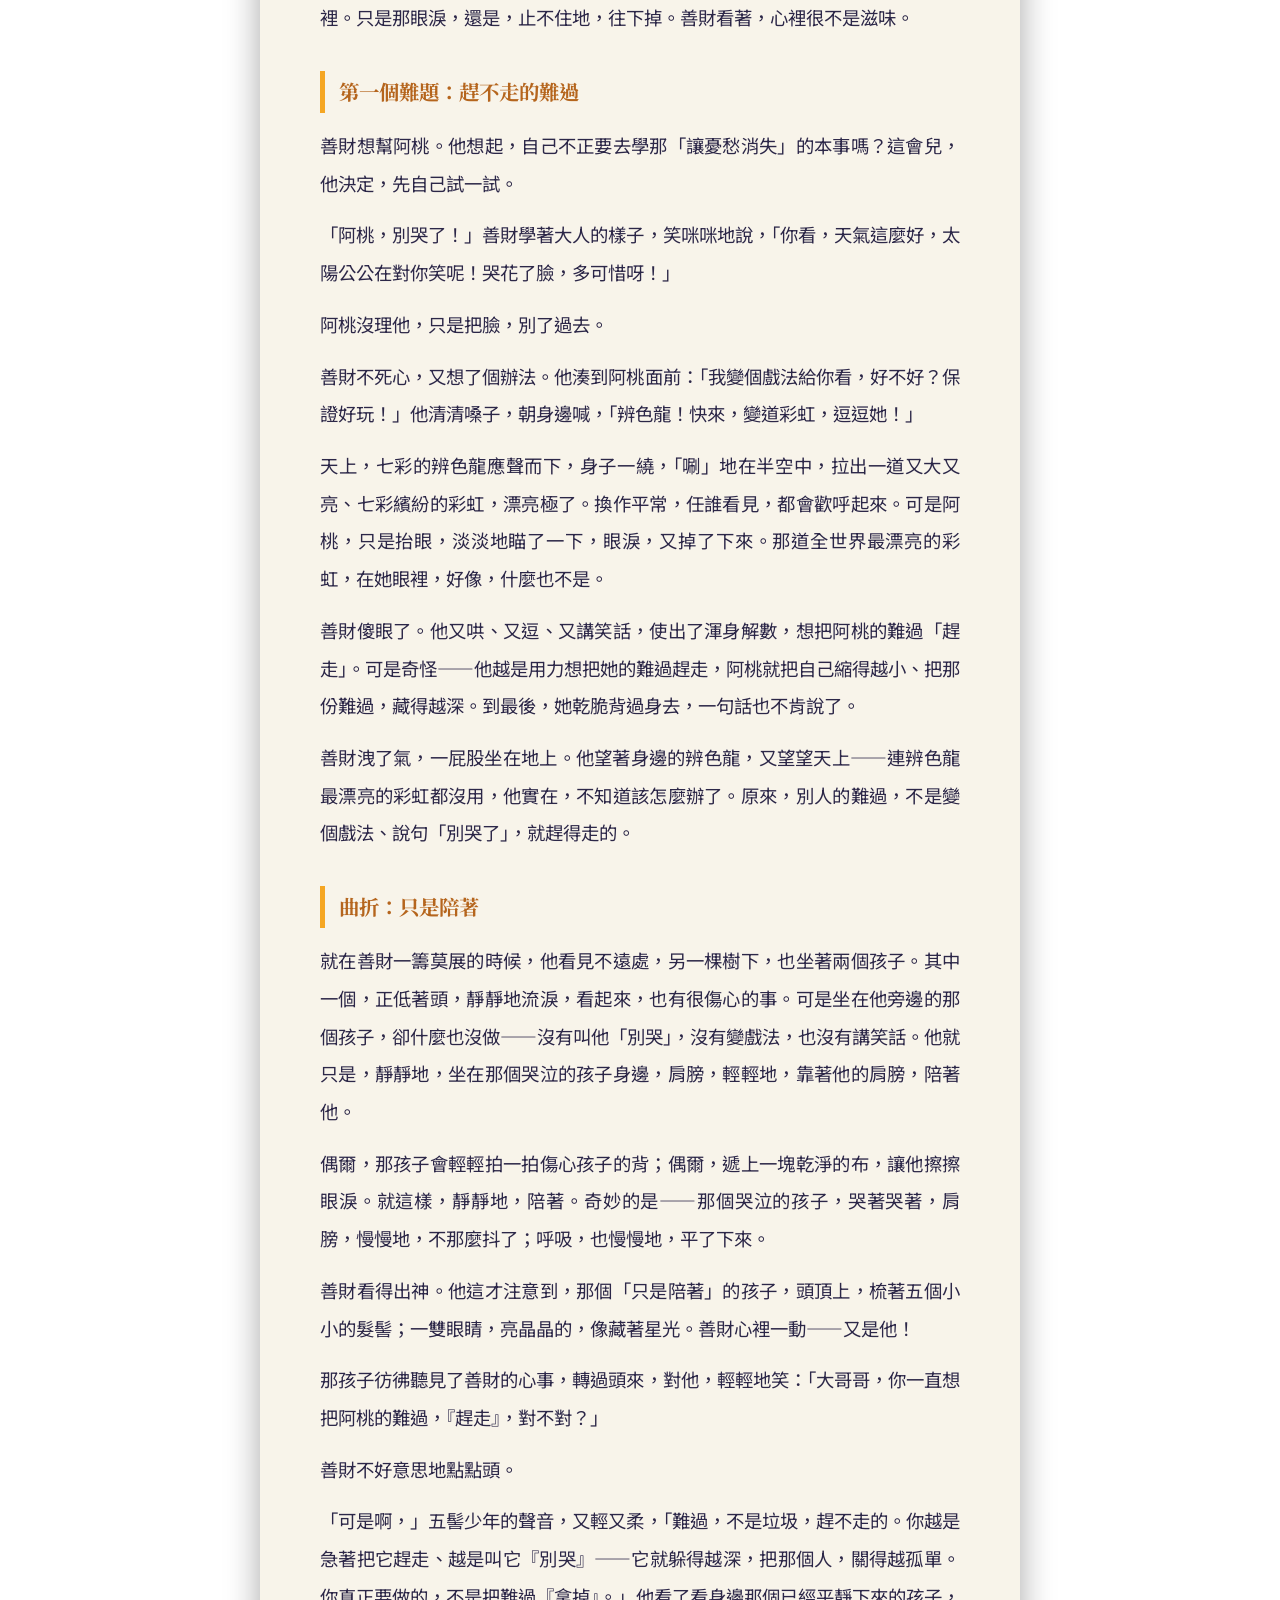
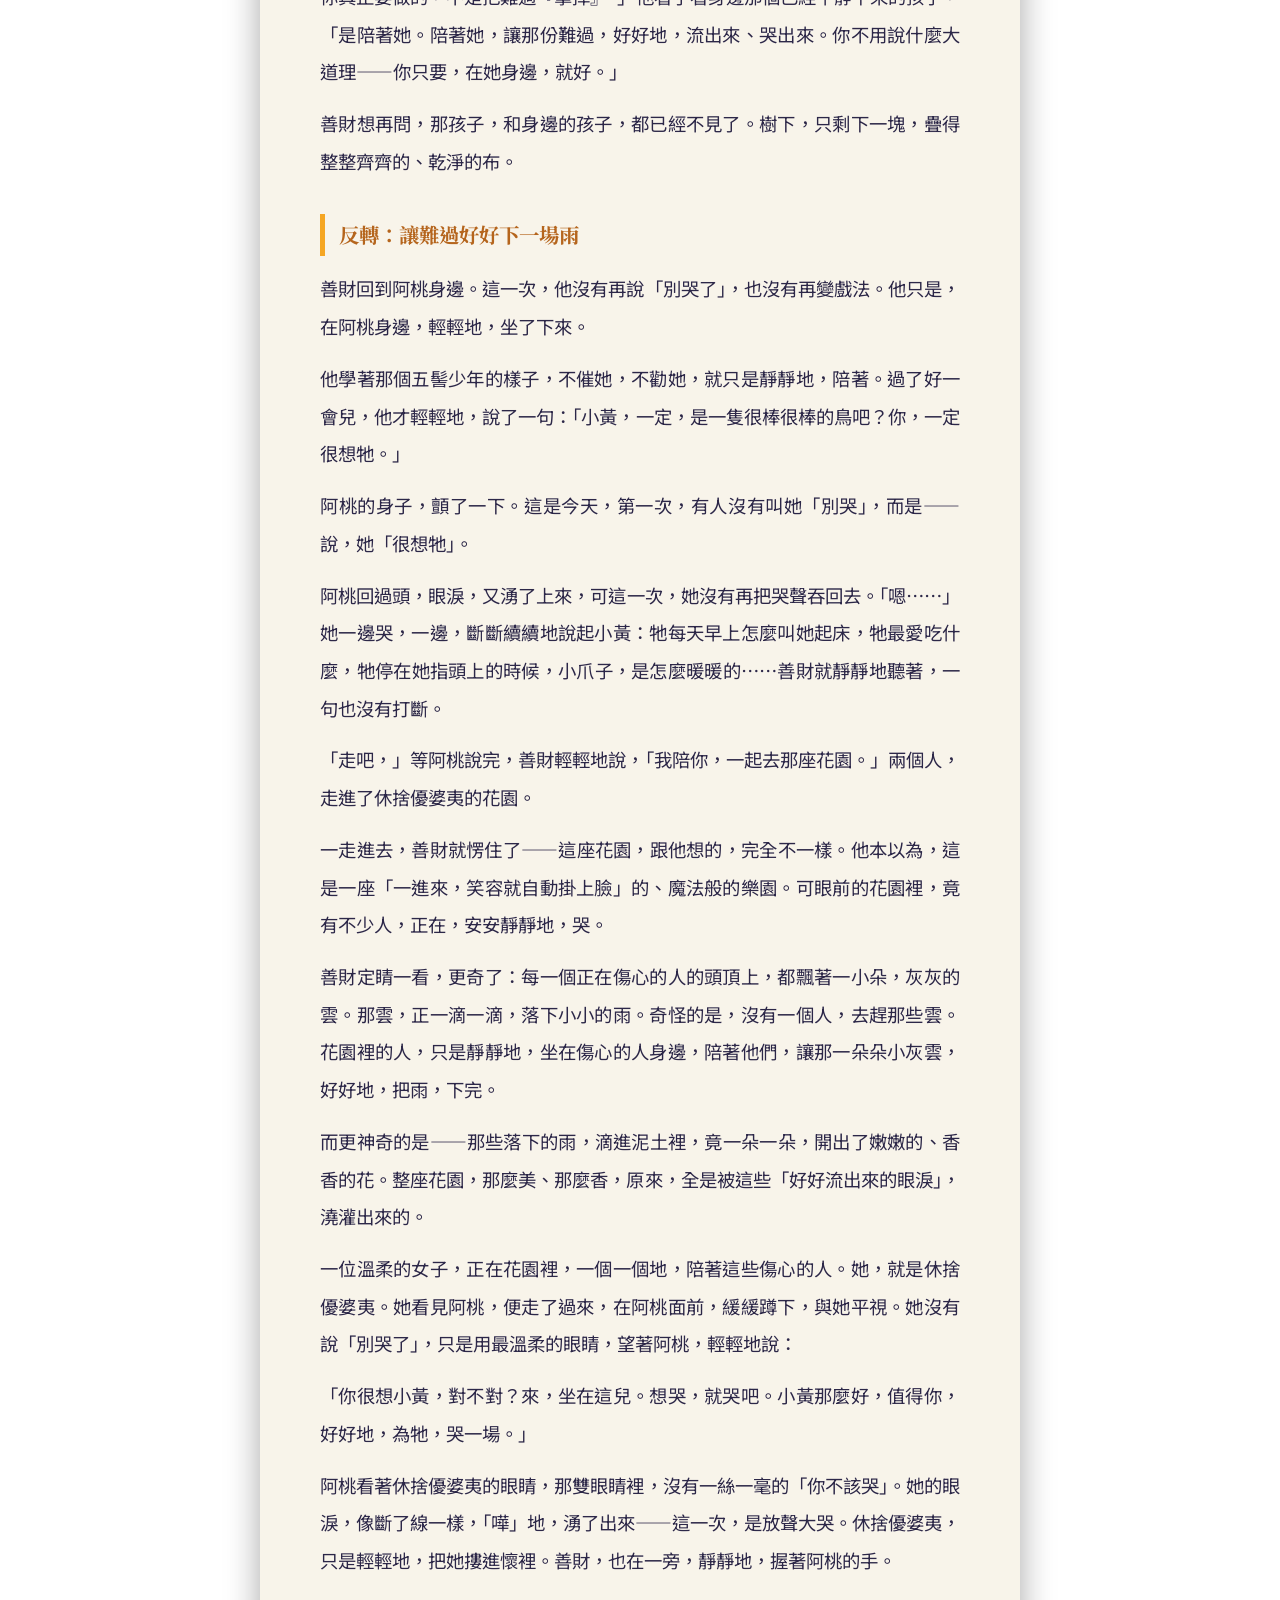
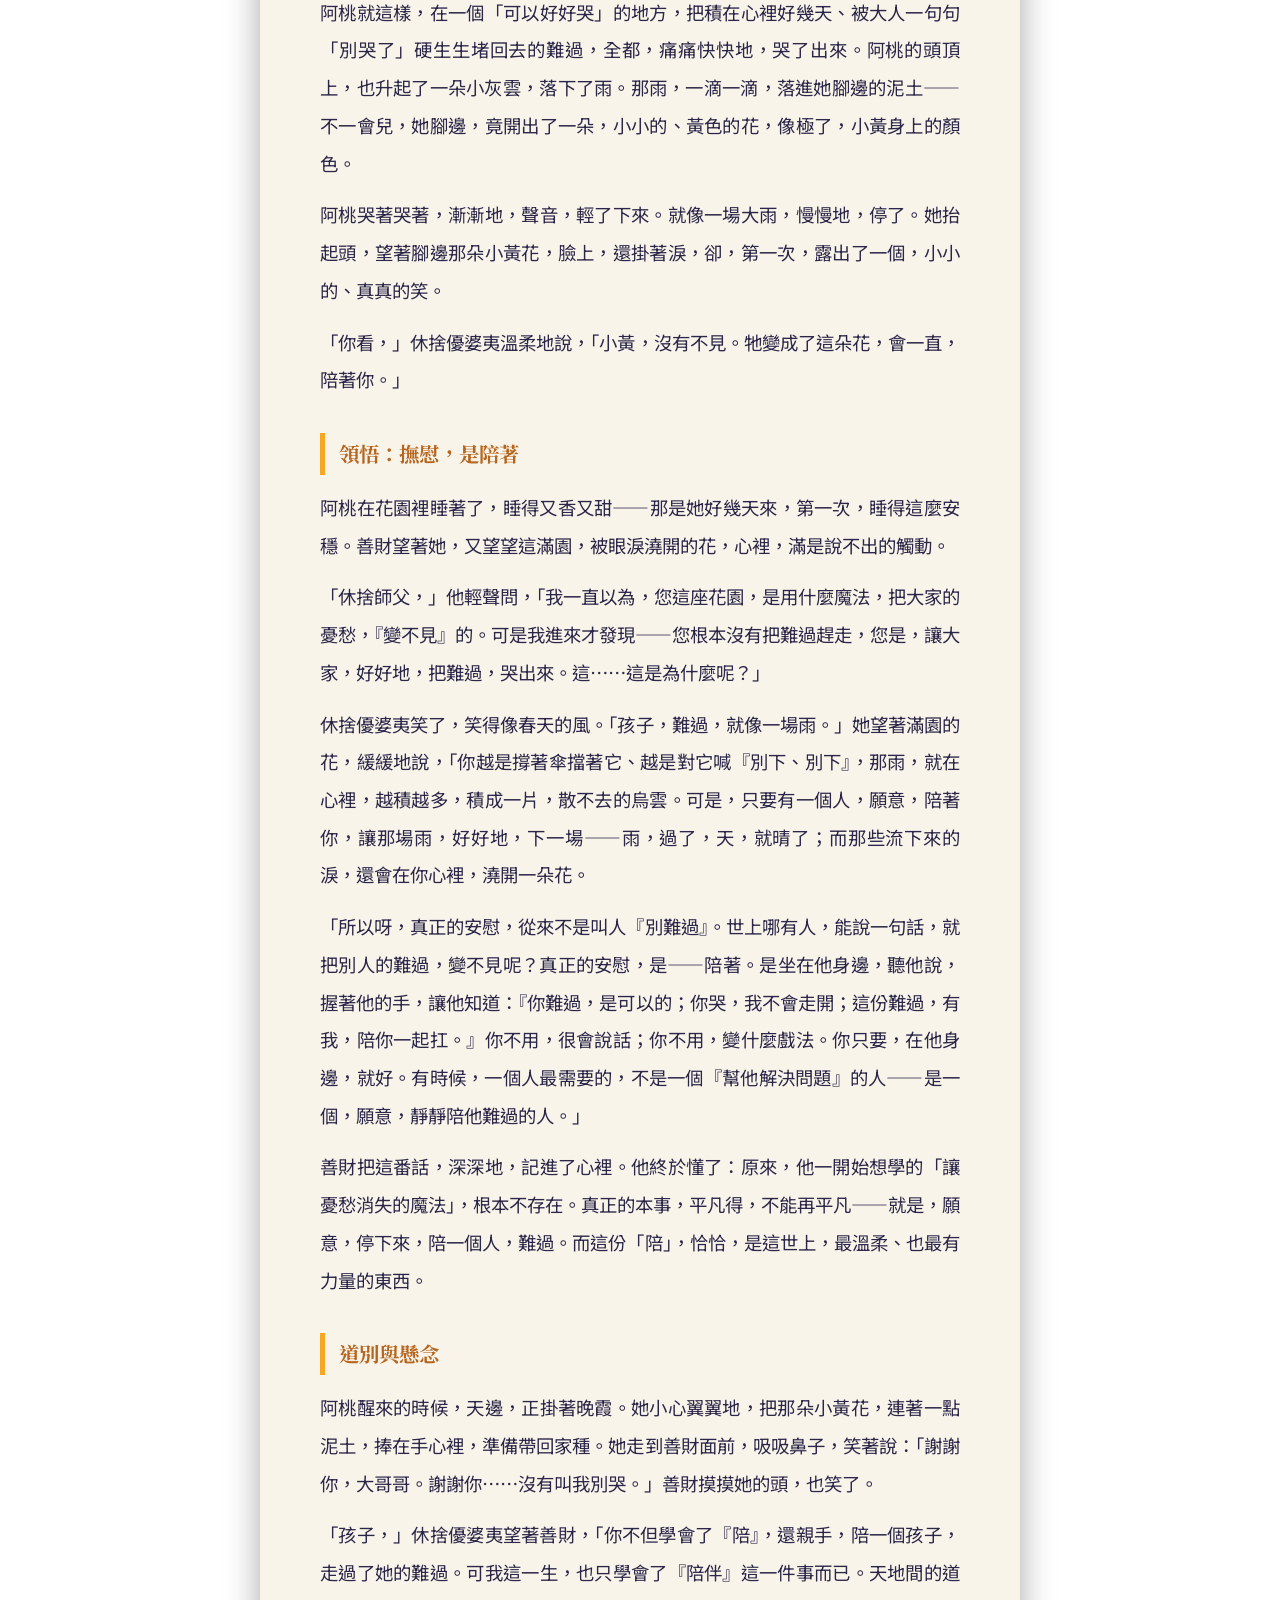
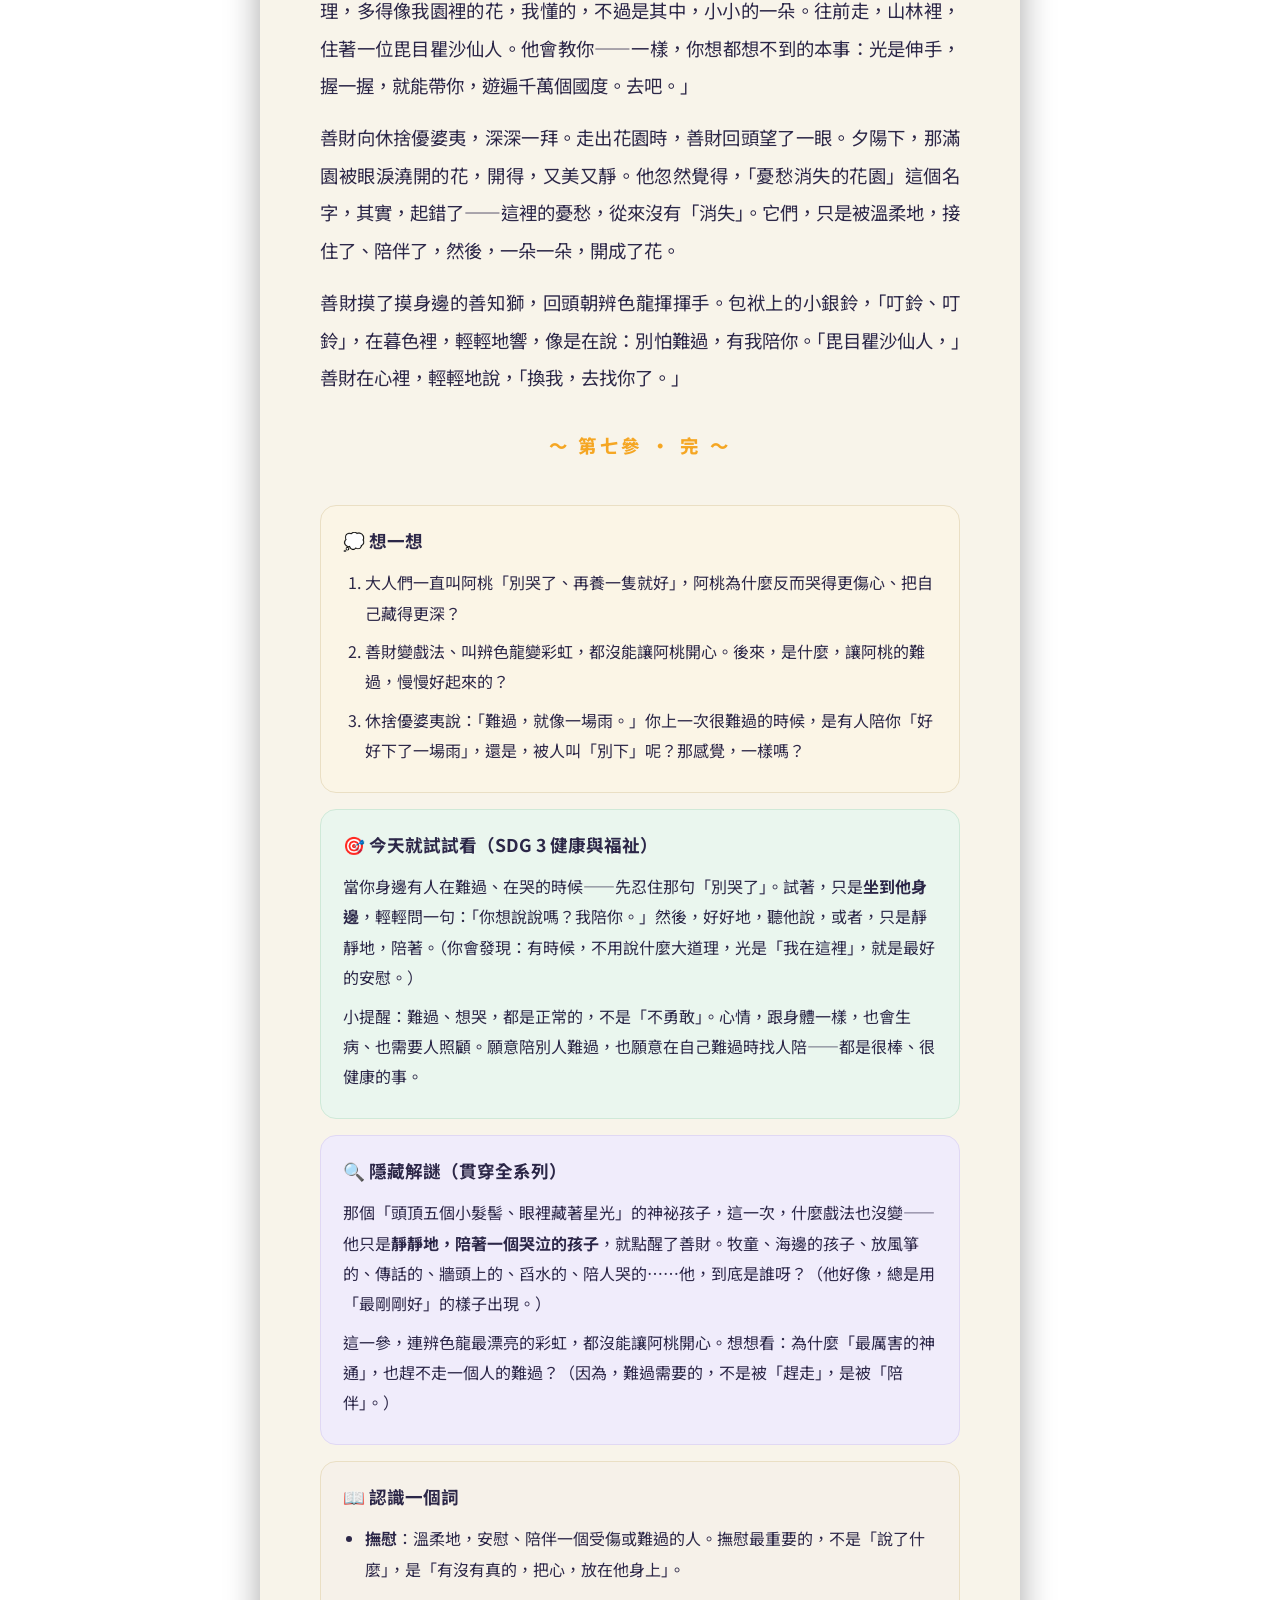
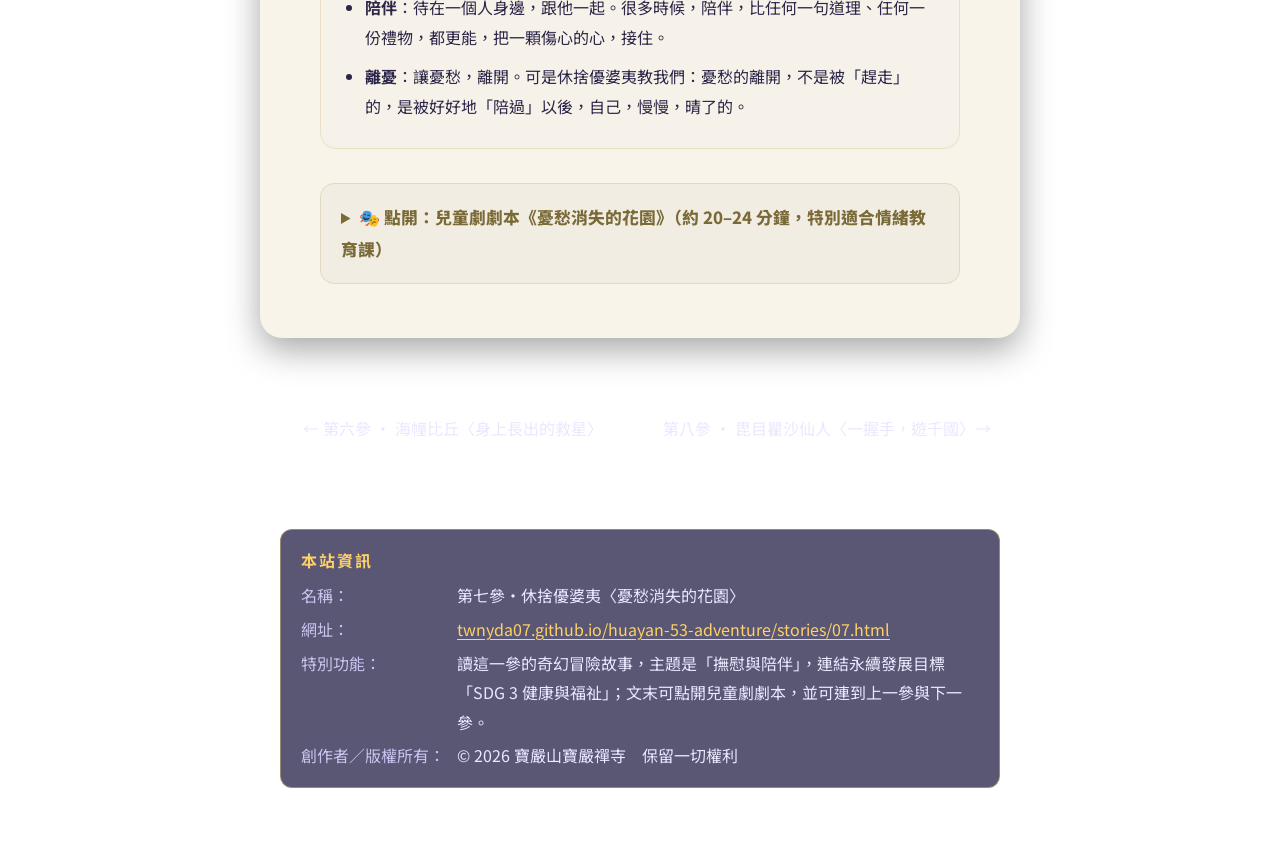
<file: stories/07.html>
<!DOCTYPE html>
<html lang="zh-Hant">
<head>
  <meta charset="UTF-8" />
  <meta name="viewport" content="width=device-width, initial-scale=1.0" />
  <title>第七參 ‧ 休捨優婆夷〈憂愁消失的花園〉</title>
  <meta name="description" content="善財童子五十三參第七參：休捨優婆夷〈憂愁消失的花園〉。主題：撫慰與陪伴。SDG 3 健康與福祉。" />
  <link rel="preconnect" href="https://fonts.googleapis.com" />
  <link rel="preconnect" href="https://fonts.gstatic.com" crossorigin />
  <link href="https://fonts.googleapis.com/css2?family=Noto+Sans+TC:wght@400;500;700;900&family=Noto+Serif+TC:wght@600;700;900&display=swap" rel="stylesheet" />
  <link rel="stylesheet" href="../assets/style.css" />
<style>
  /* 本站資訊（寶嚴禪寺所有開發一律附） */
  .siteinfo{position:relative; z-index:1; margin:0 auto 70px; width:calc(100% - 32px); max-width:720px; text-align:left; font-size:16px; line-height:1.85;
    color:#eae7ff; background:rgba(20,16,58,.7); border:1px solid rgba(255,209,102,.4); border-radius:12px; padding:16px 20px;}
  .siteinfo .si-h{color:var(--gold); font-weight:700; letter-spacing:.12em; margin-bottom:6px;}
  .siteinfo dl{display:grid; grid-template-columns:max-content 1fr; gap:4px 12px; margin:0;}
  .siteinfo dt{color:#c9c4f0; white-space:nowrap;}
  .siteinfo dd{margin:0; word-break:break-word;}
  .siteinfo a{color:var(--gold); text-decoration:underline; text-underline-offset:3px; display:inline-block; padding:6px 0; margin:-6px 0;}
  @media(max-width:420px){ .siteinfo dl{grid-template-columns:1fr; gap:0;} .siteinfo dd{margin-bottom:6px;} }
</style>
</head>
<body>
  <div class="reader-top">
    <a class="back" href="../index.html">← 回旅程地圖</a>
    <span class="back">第 7 / 53 參</span>
  </div>

  <article class="paper">
    <header class="story-head">
      <div class="no">第 七 參 ‧ 休捨優婆夷</div>
      <h1>憂愁消失的花園</h1>
      <div class="chips">
        <span class="chip theme-chip">🫂 撫慰與陪伴</span>
        <span class="chip" style="background:#4C9F38;color:#fff">SDG 3 健康與福祉</span>
      </div>
    </header>

    <div class="story">
      <h2 class="scene">開場：一座憂愁會消失的花園</h2>
      <p>善財別了海幢比丘，包袱輕輕的，心裡卻滿滿的，沿著小路，一路往前。走著走著，他聽見路上的人，都在說同一座花園。</p>
      <p>「聽說了嗎？前頭那座大花園，是休捨優婆夷的。只要走進去，不管你心裡有多大的憂愁、多深的傷心，統統，都會消失不見！」</p>
      <p>「真的假的？」</p>
      <p>「千真萬確！我表姊上個月才去過。她進去前，哭得死去活來；出來的時候，居然，笑咪咪的！」</p>
      <p>善財聽得眼睛發亮。一座能讓「憂愁消失」的花園？這世上，竟有這麼神奇的地方！善財心想：這下好了，我要是能學會這個本事，以後不管遇到誰在傷心、在哭，我都能，「咻」地一下，把他的難過，變不見！</p>
      <p>他加快了腳步。可他還不知道——這座花園的祕密，跟他想的，完全不一樣。</p>

      <h2 class="scene">相遇：一個叫阿桃的女孩</h2>
      <p>快到花園門口時，善財在一棵大樹下，看見一個小女孩。那女孩大概六、七歲，抱著膝蓋，縮成小小的一團，正低著頭，一抽一抽地，哭。她的懷裡，捧著一個小小的、用布包起來的東西，捧得好緊好緊。</p>
      <p>善財走過去，蹲下身，輕聲問：「小妹妹，你怎麼哭啦？」</p>
      <p>女孩抬起頭，一雙眼睛，哭得又紅又腫。「我叫……阿桃。」她哽咽著，慢慢打開懷裡的布——裡面，是一隻小小的、黃色的鳥兒，一動也不動了。「牠叫小黃……是我從小，一口一口，餵大的。可是牠……昨天，牠就……牠再也，不會唱歌了……」</p>
      <p>阿桃說著，又哭了起來，哭得肩膀一聳一聳的。就在這時，樹旁走過幾個大人，聽見哭聲，你一句、我一句地，勸了起來——</p>
      <p>「哎唷，不過是一隻鳥嘛，哭什麼哭！」<br />「別哭了別哭了，多難看。再養一隻，不就好了？」<br />「這麼點小事，也值得哭一整天？要堅強一點呀！」</p>
      <p>奇怪的是，這些話一句一句砸下來，阿桃不但沒有不哭，反而，把頭埋得更低，哭得更沒有聲音了——她把嘴唇緊緊咬住，硬是把哭聲，一點一點，吞回了肚子裡。只是那眼淚，還是，止不住地，往下掉。善財看著，心裡很不是滋味。</p>

      <h2 class="scene">第一個難題：趕不走的難過</h2>
      <p>善財想幫阿桃。他想起，自己不正要去學那「讓憂愁消失」的本事嗎？這會兒，他決定，先自己試一試。</p>
      <p>「阿桃，別哭了！」善財學著大人的樣子，笑咪咪地說，「你看，天氣這麼好，太陽公公在對你笑呢！哭花了臉，多可惜呀！」</p>
      <p>阿桃沒理他，只是把臉，別了過去。</p>
      <p>善財不死心，又想了個辦法。他湊到阿桃面前：「我變個戲法給你看，好不好？保證好玩！」他清清嗓子，朝身邊喊，「辨色龍！快來，變道彩虹，逗逗她！」</p>
      <p>天上，七彩的辨色龍應聲而下，身子一繞，「唰」地在半空中，拉出一道又大又亮、七彩繽紛的彩虹，漂亮極了。換作平常，任誰看見，都會歡呼起來。可是阿桃，只是抬眼，淡淡地瞄了一下，眼淚，又掉了下來。那道全世界最漂亮的彩虹，在她眼裡，好像，什麼也不是。</p>
      <p>善財傻眼了。他又哄、又逗、又講笑話，使出了渾身解數，想把阿桃的難過「趕走」。可是奇怪——他越是用力想把她的難過趕走，阿桃就把自己縮得越小、把那份難過，藏得越深。到最後，她乾脆背過身去，一句話也不肯說了。</p>
      <p>善財洩了氣，一屁股坐在地上。他望著身邊的辨色龍，又望望天上——連辨色龍最漂亮的彩虹都沒用，他實在，不知道該怎麼辦了。原來，別人的難過，不是變個戲法、說句「別哭了」，就趕得走的。</p>

      <h2 class="scene">曲折：只是陪著</h2>
      <p>就在善財一籌莫展的時候，他看見不遠處，另一棵樹下，也坐著兩個孩子。其中一個，正低著頭，靜靜地流淚，看起來，也有很傷心的事。可是坐在他旁邊的那個孩子，卻什麼也沒做——沒有叫他「別哭」，沒有變戲法，也沒有講笑話。他就只是，靜靜地，坐在那個哭泣的孩子身邊，肩膀，輕輕地，靠著他的肩膀，陪著他。</p>
      <p>偶爾，那孩子會輕輕拍一拍傷心孩子的背；偶爾，遞上一塊乾淨的布，讓他擦擦眼淚。就這樣，靜靜地，陪著。奇妙的是——那個哭泣的孩子，哭著哭著，肩膀，慢慢地，不那麼抖了；呼吸，也慢慢地，平了下來。</p>
      <p>善財看得出神。他這才注意到，那個「只是陪著」的孩子，頭頂上，梳著五個小小的髮髻；一雙眼睛，亮晶晶的，像藏著星光。善財心裡一動——又是他！</p>
      <p>那孩子彷彿聽見了善財的心事，轉過頭來，對他，輕輕地笑：「大哥哥，你一直想把阿桃的難過，『趕走』，對不對？」</p>
      <p>善財不好意思地點點頭。</p>
      <p>「可是啊，」五髻少年的聲音，又輕又柔，「難過，不是垃圾，趕不走的。你越是急著把它趕走、越是叫它『別哭』——它就躲得越深，把那個人，關得越孤單。你真正要做的，不是把難過『拿掉』。」他看了看身邊那個已經平靜下來的孩子，「是陪著她。陪著她，讓那份難過，好好地，流出來、哭出來。你不用說什麼大道理——你只要，在她身邊，就好。」</p>
      <p>善財想再問，那孩子，和身邊的孩子，都已經不見了。樹下，只剩下一塊，疊得整整齊齊的、乾淨的布。</p>

      <h2 class="scene">反轉：讓難過好好下一場雨</h2>
      <p>善財回到阿桃身邊。這一次，他沒有再說「別哭了」，也沒有再變戲法。他只是，在阿桃身邊，輕輕地，坐了下來。</p>
      <p>他學著那個五髻少年的樣子，不催她，不勸她，就只是靜靜地，陪著。過了好一會兒，他才輕輕地，說了一句：「小黃，一定，是一隻很棒很棒的鳥吧？你，一定很想牠。」</p>
      <p>阿桃的身子，顫了一下。這是今天，第一次，有人沒有叫她「別哭」，而是——說，她「很想牠」。</p>
      <p>阿桃回過頭，眼淚，又湧了上來，可這一次，她沒有再把哭聲吞回去。「嗯……」她一邊哭，一邊，斷斷續續地說起小黃：牠每天早上怎麼叫她起床，牠最愛吃什麼，牠停在她指頭上的時候，小爪子，是怎麼暖暖的……善財就靜靜地聽著，一句也沒有打斷。</p>
      <p>「走吧，」等阿桃說完，善財輕輕地說，「我陪你，一起去那座花園。」兩個人，走進了休捨優婆夷的花園。</p>
      <p>一走進去，善財就愣住了——這座花園，跟他想的，完全不一樣。他本以為，這是一座「一進來，笑容就自動掛上臉」的、魔法般的樂園。可眼前的花園裡，竟有不少人，正在，安安靜靜地，哭。</p>
      <p>善財定睛一看，更奇了：每一個正在傷心的人的頭頂上，都飄著一小朵，灰灰的雲。那雲，正一滴一滴，落下小小的雨。奇怪的是，沒有一個人，去趕那些雲。花園裡的人，只是靜靜地，坐在傷心的人身邊，陪著他們，讓那一朵朵小灰雲，好好地，把雨，下完。</p>
      <p>而更神奇的是——那些落下的雨，滴進泥土裡，竟一朵一朵，開出了嫩嫩的、香香的花。整座花園，那麼美、那麼香，原來，全是被這些「好好流出來的眼淚」，澆灌出來的。</p>
      <p>一位溫柔的女子，正在花園裡，一個一個地，陪著這些傷心的人。她，就是休捨優婆夷。她看見阿桃，便走了過來，在阿桃面前，緩緩蹲下，與她平視。她沒有說「別哭了」，只是用最溫柔的眼睛，望著阿桃，輕輕地說：</p>
      <p>「你很想小黃，對不對？來，坐在這兒。想哭，就哭吧。小黃那麼好，值得你，好好地，為牠，哭一場。」</p>
      <p>阿桃看著休捨優婆夷的眼睛，那雙眼睛裡，沒有一絲一毫的「你不該哭」。她的眼淚，像斷了線一樣，「嘩」地，湧了出來——這一次，是放聲大哭。休捨優婆夷，只是輕輕地，把她摟進懷裡。善財，也在一旁，靜靜地，握著阿桃的手。</p>
      <p>阿桃就這樣，在一個「可以好好哭」的地方，把積在心裡好幾天、被大人一句句「別哭了」硬生生堵回去的難過，全都，痛痛快快地，哭了出來。阿桃的頭頂上，也升起了一朵小灰雲，落下了雨。那雨，一滴一滴，落進她腳邊的泥土——不一會兒，她腳邊，竟開出了一朵，小小的、黃色的花，像極了，小黃身上的顏色。</p>
      <p>阿桃哭著哭著，漸漸地，聲音，輕了下來。就像一場大雨，慢慢地，停了。她抬起頭，望著腳邊那朵小黃花，臉上，還掛著淚，卻，第一次，露出了一個，小小的、真真的笑。</p>
      <p>「你看，」休捨優婆夷溫柔地說，「小黃，沒有不見。牠變成了這朵花，會一直，陪著你。」</p>

      <h2 class="scene">領悟：撫慰，是陪著</h2>
      <p>阿桃在花園裡睡著了，睡得又香又甜——那是她好幾天來，第一次，睡得這麼安穩。善財望著她，又望望這滿園，被眼淚澆開的花，心裡，滿是說不出的觸動。</p>
      <p>「休捨師父，」他輕聲問，「我一直以為，您這座花園，是用什麼魔法，把大家的憂愁，『變不見』的。可是我進來才發現——您根本沒有把難過趕走，您是，讓大家，好好地，把難過，哭出來。這……這是為什麼呢？」</p>
      <p>休捨優婆夷笑了，笑得像春天的風。「孩子，難過，就像一場雨。」她望著滿園的花，緩緩地說，「你越是撐著傘擋著它、越是對它喊『別下、別下』，那雨，就在心裡，越積越多，積成一片，散不去的烏雲。可是，只要有一個人，願意，陪著你，讓那場雨，好好地，下一場——雨，過了，天，就晴了；而那些流下來的淚，還會在你心裡，澆開一朵花。</p>
      <p>「所以呀，真正的安慰，從來不是叫人『別難過』。世上哪有人，能說一句話，就把別人的難過，變不見呢？真正的安慰，是——陪著。是坐在他身邊，聽他說，握著他的手，讓他知道：『你難過，是可以的；你哭，我不會走開；這份難過，有我，陪你一起扛。』你不用，很會說話；你不用，變什麼戲法。你只要，在他身邊，就好。有時候，一個人最需要的，不是一個『幫他解決問題』的人——是一個，願意，靜靜陪他難過的人。」</p>
      <p>善財把這番話，深深地，記進了心裡。他終於懂了：原來，他一開始想學的「讓憂愁消失的魔法」，根本不存在。真正的本事，平凡得，不能再平凡——就是，願意，停下來，陪一個人，難過。而這份「陪」，恰恰，是這世上，最溫柔、也最有力量的東西。</p>

      <h2 class="scene">道別與懸念</h2>
      <p>阿桃醒來的時候，天邊，正掛著晚霞。她小心翼翼地，把那朵小黃花，連著一點泥土，捧在手心裡，準備帶回家種。她走到善財面前，吸吸鼻子，笑著說：「謝謝你，大哥哥。謝謝你……沒有叫我別哭。」善財摸摸她的頭，也笑了。</p>
      <p>「孩子，」休捨優婆夷望著善財，「你不但學會了『陪』，還親手，陪一個孩子，走過了她的難過。可我這一生，也只學會了『陪伴』這一件事而已。天地間的道理，多得像我園裡的花，我懂的，不過是其中，小小的一朵。往前走，山林裡，住著一位毘目瞿沙仙人。他會教你——一樣，你想都想不到的本事：光是伸手，握一握，就能帶你，遊遍千萬個國度。去吧。」</p>
      <p>善財向休捨優婆夷，深深一拜。走出花園時，善財回頭望了一眼。夕陽下，那滿園被眼淚澆開的花，開得，又美又靜。他忽然覺得，「憂愁消失的花園」這個名字，其實，起錯了——這裡的憂愁，從來沒有「消失」。它們，只是被溫柔地，接住了、陪伴了，然後，一朵一朵，開成了花。</p>
      <p>善財摸了摸身邊的善知獅，回頭朝辨色龍揮揮手。包袱上的小銀鈴，「叮鈴、叮鈴」，在暮色裡，輕輕地響，像是在說：別怕難過，有我陪你。「毘目瞿沙仙人，」善財在心裡，輕輕地說，「換我，去找你了。」</p>

      <p class="end-mark">～ 第七參 ‧ 完 ～</p>
    </div>

    <!-- 尾聲小卡 -->
    <div class="endcard">
      <div class="card think">
        <h3>💭 想一想</h3>
        <ol>
          <li>大人們一直叫阿桃「別哭了、再養一隻就好」，阿桃為什麼反而哭得更傷心、把自己藏得更深？</li>
          <li>善財變戲法、叫辨色龍變彩虹，都沒能讓阿桃開心。後來，是什麼，讓阿桃的難過，慢慢好起來的？</li>
          <li>休捨優婆夷說：「難過，就像一場雨。」你上一次很難過的時候，是有人陪你「好好下了一場雨」，還是，被人叫「別下」呢？那感覺，一樣嗎？</li>
        </ol>
      </div>
      <div class="card action">
        <h3>🎯 今天就試試看（SDG 3 健康與福祉）</h3>
        <p>當你身邊有人在難過、在哭的時候——先忍住那句「別哭了」。試著，只是<strong>坐到他身邊</strong>，輕輕問一句：「你想說說嗎？我陪你。」然後，好好地，聽他說，或者，只是靜靜地，陪著。（你會發現：有時候，不用說什麼大道理，光是「我在這裡」，就是最好的安慰。）</p>
        <p>小提醒：難過、想哭，都是正常的，不是「不勇敢」。心情，跟身體一樣，也會生病、也需要人照顧。願意陪別人難過，也願意在自己難過時找人陪——都是很棒、很健康的事。</p>
      </div>
      <div class="card secret">
        <h3>🔍 隱藏解謎（貫穿全系列）</h3>
        <p>那個「頭頂五個小髮髻、眼裡藏著星光」的神祕孩子，這一次，什麼戲法也沒變——他只是<strong>靜靜地，陪著一個哭泣的孩子</strong>，就點醒了善財。牧童、海邊的孩子、放風箏的、傳話的、牆頭上的、舀水的、陪人哭的……他，到底是誰呀？（他好像，總是用「最剛剛好」的樣子出現。）</p>
        <p>這一參，連辨色龍最漂亮的彩虹，都沒能讓阿桃開心。想想看：為什麼「最厲害的神通」，也趕不走一個人的難過？（因為，難過需要的，不是被「趕走」，是被「陪伴」。）</p>
      </div>
      <div class="card words">
        <h3>📖 認識一個詞</h3>
        <ul>
          <li><strong>撫慰</strong>：溫柔地，安慰、陪伴一個受傷或難過的人。撫慰最重要的，不是「說了什麼」，是「有沒有真的，把心，放在他身上」。</li>
          <li><strong>陪伴</strong>：待在一個人身邊，跟他一起。很多時候，陪伴，比任何一句道理、任何一份禮物，都更能，把一顆傷心的心，接住。</li>
          <li><strong>離憂</strong>：讓憂愁，離開。可是休捨優婆夷教我們：憂愁的離開，不是被「趕走」的，是被好好地「陪過」以後，自己，慢慢，晴了的。</li>
        </ul>
      </div>
    </div>

    <!-- 劇本 -->
    <details class="drama">
      <summary>🎭 點開：兒童劇劇本《憂愁消失的花園》（約 20–24 分鐘，特別適合情緒教育課）</summary>
      <h4>角色</h4>
      <p>說書人、善財、休捨優婆夷（花園主人，最會「陪」）、阿桃（心愛的小黃鳥死了、一直被叫「別哭」的女孩）、路過的大人們（一句句「別哭了、再養一隻就好」）、五髻少年（這次「只是靜靜陪著另一個哭泣的孩子」）、辨色龍（隱形夥伴，連最漂亮的彩虹也逗不笑阿桃）、園中傷心的人們（頭頂飄小灰雲、被陪伴後雨化為花）。</p>
      <h4>舞台與道具</h4>
      <p>分區：大樹下（阿桃處）、休捨的花園。道具：布做的小黃鳥、一小塊乾淨的布、頭頂「小灰雲」道具（棉花＋垂下藍色細絲當雨）、腳邊「小黃花」道具、彩虹綢（辨色龍）、小銀鈴。關鍵手法：善財越「逗、哄、變彩虹」，阿桃就縮得越小、背得越開（走位放大對比）；五髻少年那組全程「不說話、只靠著、拍背、遞布」，與善財的「用力逗」強烈對照；園中人頭頂垂藍絲（雨）、腳邊立小花，阿桃放聲大哭後腳邊升起小黃花，燈光轉暖。</p>
      <h4>分場</h4>
      <p><strong>第一幕｜憂愁會消失的花園</strong>：路人盛傳「進了休捨的花園憂愁就消失」；善財想學這「魔法」去幫所有傷心的人。</p>
      <p><strong>第二幕｜一個叫阿桃的女孩</strong>：阿桃抱著死去的小黃鳥哭；大人們一句句「別哭了、再養一隻」，阿桃把哭聲吞回去、縮得更小。</p>
      <p><strong>第三幕｜趕不走的難過</strong>：善財學大人「逗、哄」，又叫辨色龍變彩虹——全失敗，阿桃背過身去。💡互動：說書人問觀眾「叫一個人『別哭』，真的能讓他不難過嗎？」</p>
      <p><strong>第四幕｜只是陪著</strong>：五髻少年靜靜陪著另一個哭泣的孩子，點醒善財「難過趕不走，你要做的是陪著」，隨即消失。</p>
      <p><strong>第五幕｜讓難過好好下一場雨</strong>：善財不再逗阿桃，只是坐下、陪著、輕說「你很想小黃吧」；帶她進花園。園中人頭頂小灰雲落雨、雨化為花；休捨蹲下對阿桃說「想哭就哭吧」，阿桃放聲大哭，腳邊開出小黃花。💡互動：帶全場安靜三秒，「如果身邊有人在難過，我們可以怎麼陪他？」</p>
      <p><strong>第六幕｜撫慰，是陪著</strong>：休捨道出「難過像一場雨，有人陪你下完，雨過就晴、還開出花；真正的安慰不是叫人別難過，是陪著」。</p>
      <p><strong>第七幕｜道別</strong>：阿桃捧著小黃花道謝「謝謝你沒叫我別哭」；休捨指向下一站毘目瞿沙仙人；善財帶著新體會往前走去。全體與觀眾齊唱主題口訣。</p>
      <h4>主題口訣（謝幕齊唱）</h4>
      <p>🎵「你想哭，就哭吧，我不會走開；難過像下雨，下完就會晴——我陪你，我陪你，眼淚會開成花！」</p>
    </details>
  </article>

  <nav class="pager">
    <a href="06.html">← 第六參 ‧ 海幢比丘〈身上長出的救星〉</a>
    <a href="08.html">第八參 ‧ 毘目瞿沙仙人〈一握手，遊千國〉→</a>
  </nav>

  <section class="siteinfo" aria-label="本站資訊">
    <div class="si-h">本站資訊</div>
    <dl>
      <dt>名稱：</dt><dd>第七參・休捨優婆夷〈憂愁消失的花園〉</dd>
      <dt>網址：</dt><dd><a href="https://twnyda07.github.io/huayan-53-adventure/stories/07.html">twnyda07.github.io/huayan-53-adventure/stories/07.html</a></dd>
      <dt>特別功能：</dt><dd>讀這一參的奇幻冒險故事，主題是「撫慰與陪伴」，連結永續發展目標「SDG 3 健康與福祉」；文末可點開兒童劇劇本，並可連到上一參與下一參。</dd>
      <dt>創作者／版權所有：</dt><dd>© 2026 寶嚴山寶嚴禪寺　保留一切權利</dd>
    </dl>
  </section>

  <button class="to-top" id="toTop" aria-label="回到頂端">↑</button>
  <script>
    var btn = document.getElementById('toTop');
    window.addEventListener('scroll', function () {
      btn.classList.toggle('show', window.scrollY > 500);
    });
    btn.addEventListener('click', function () { window.scrollTo({ top: 0, behavior: 'smooth' }); });
  </script>
</body>
</html>
</file>
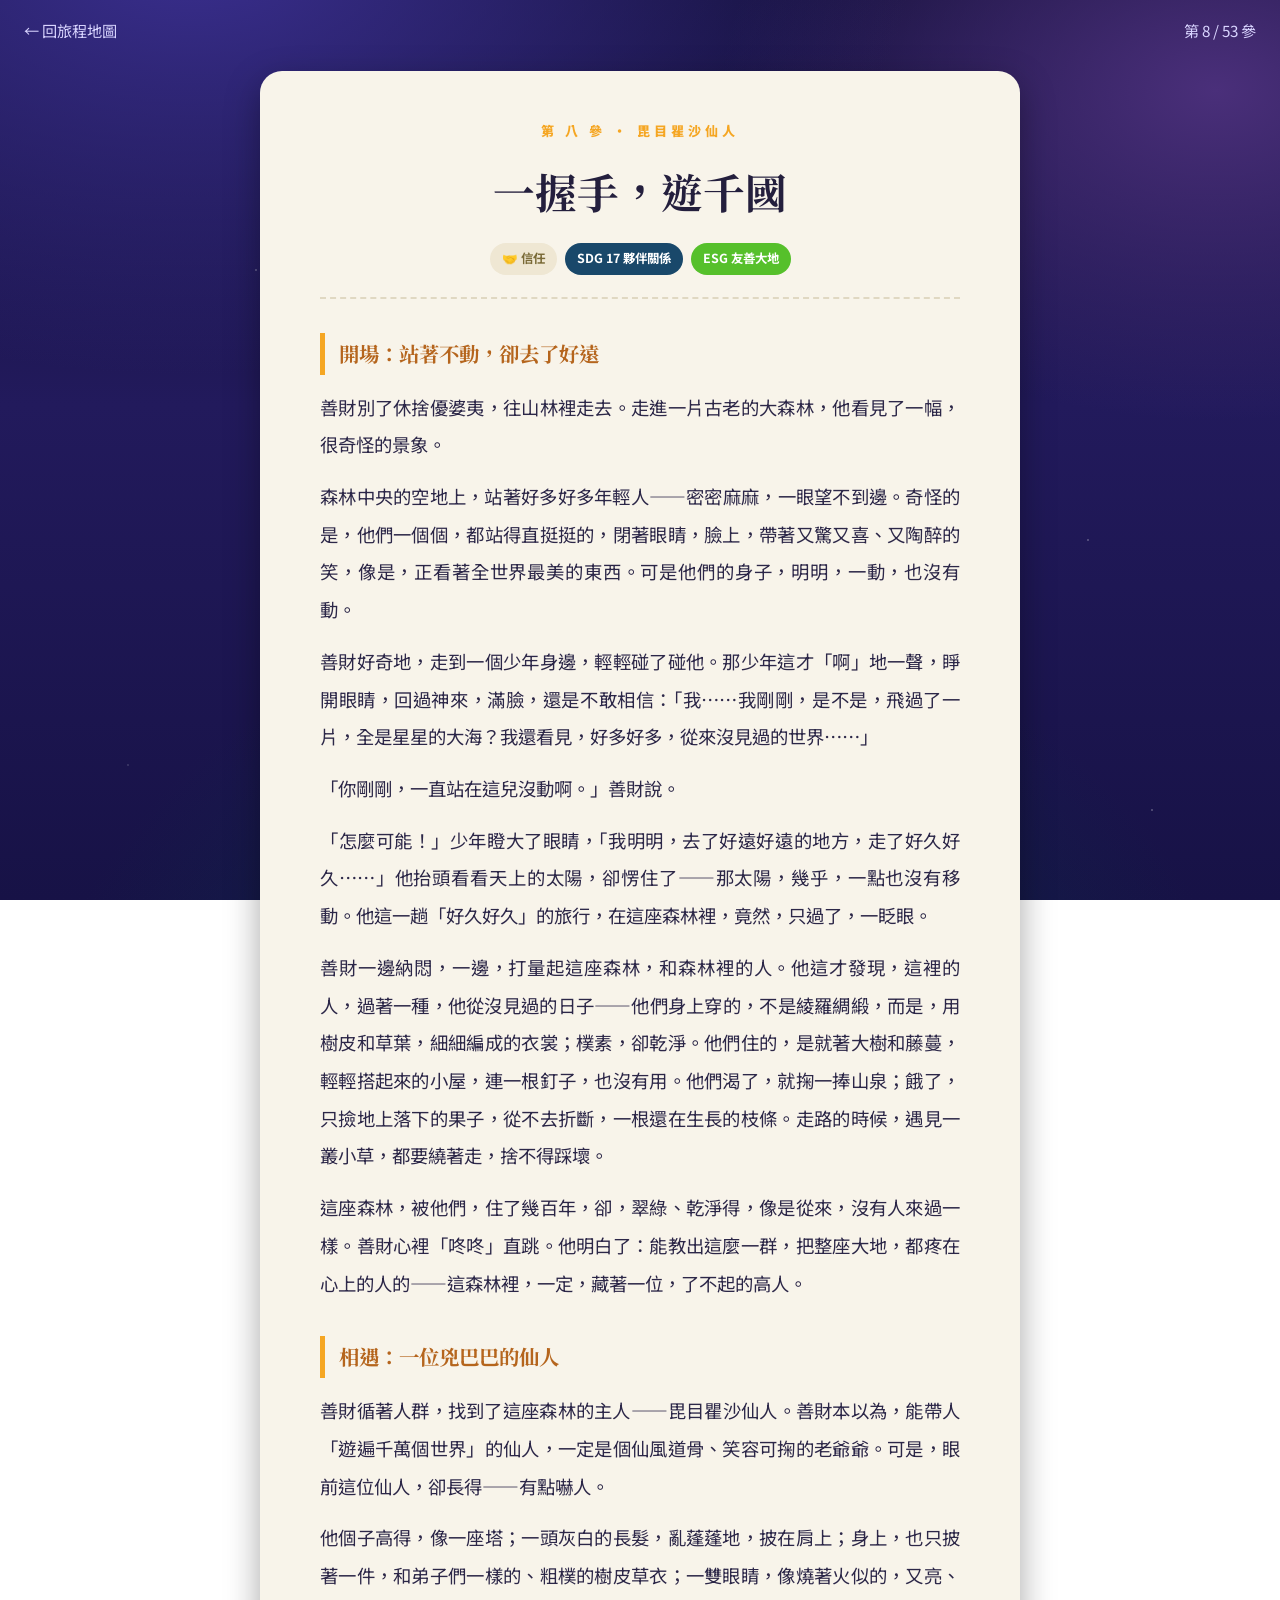
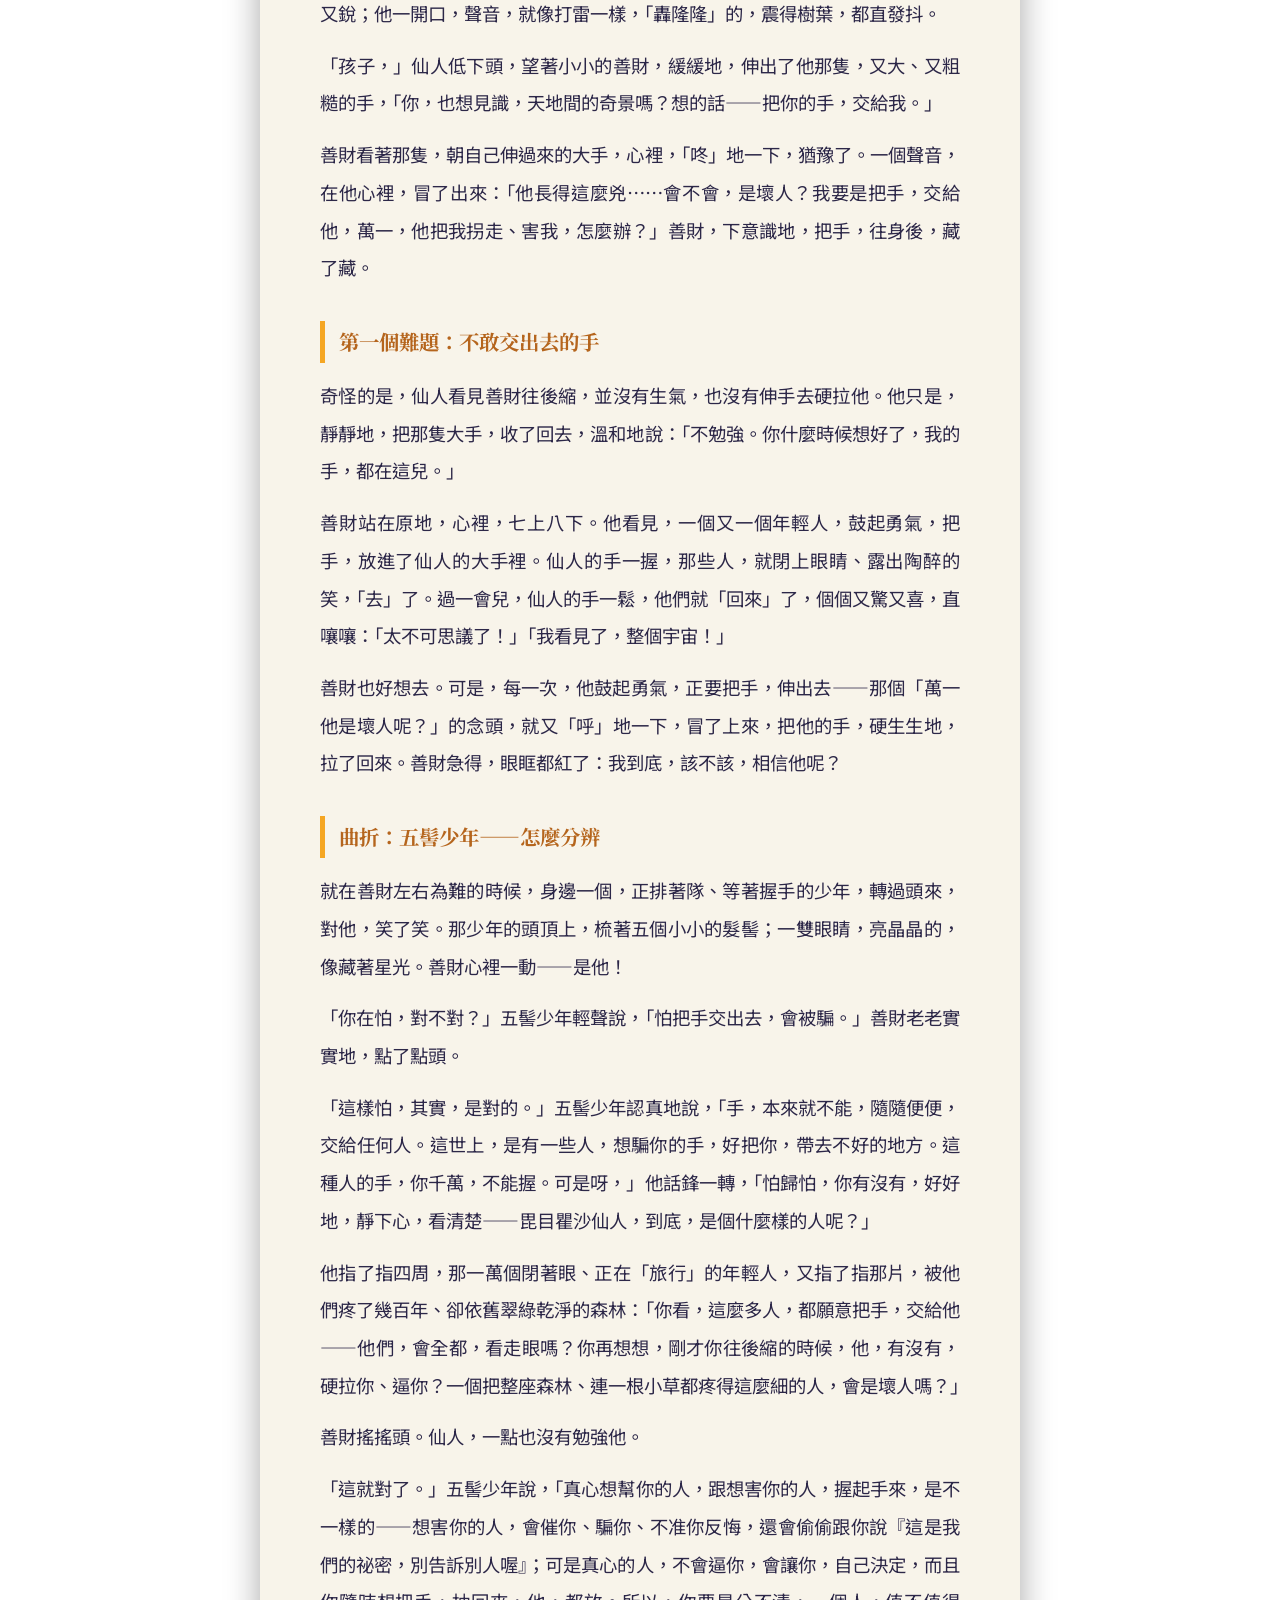
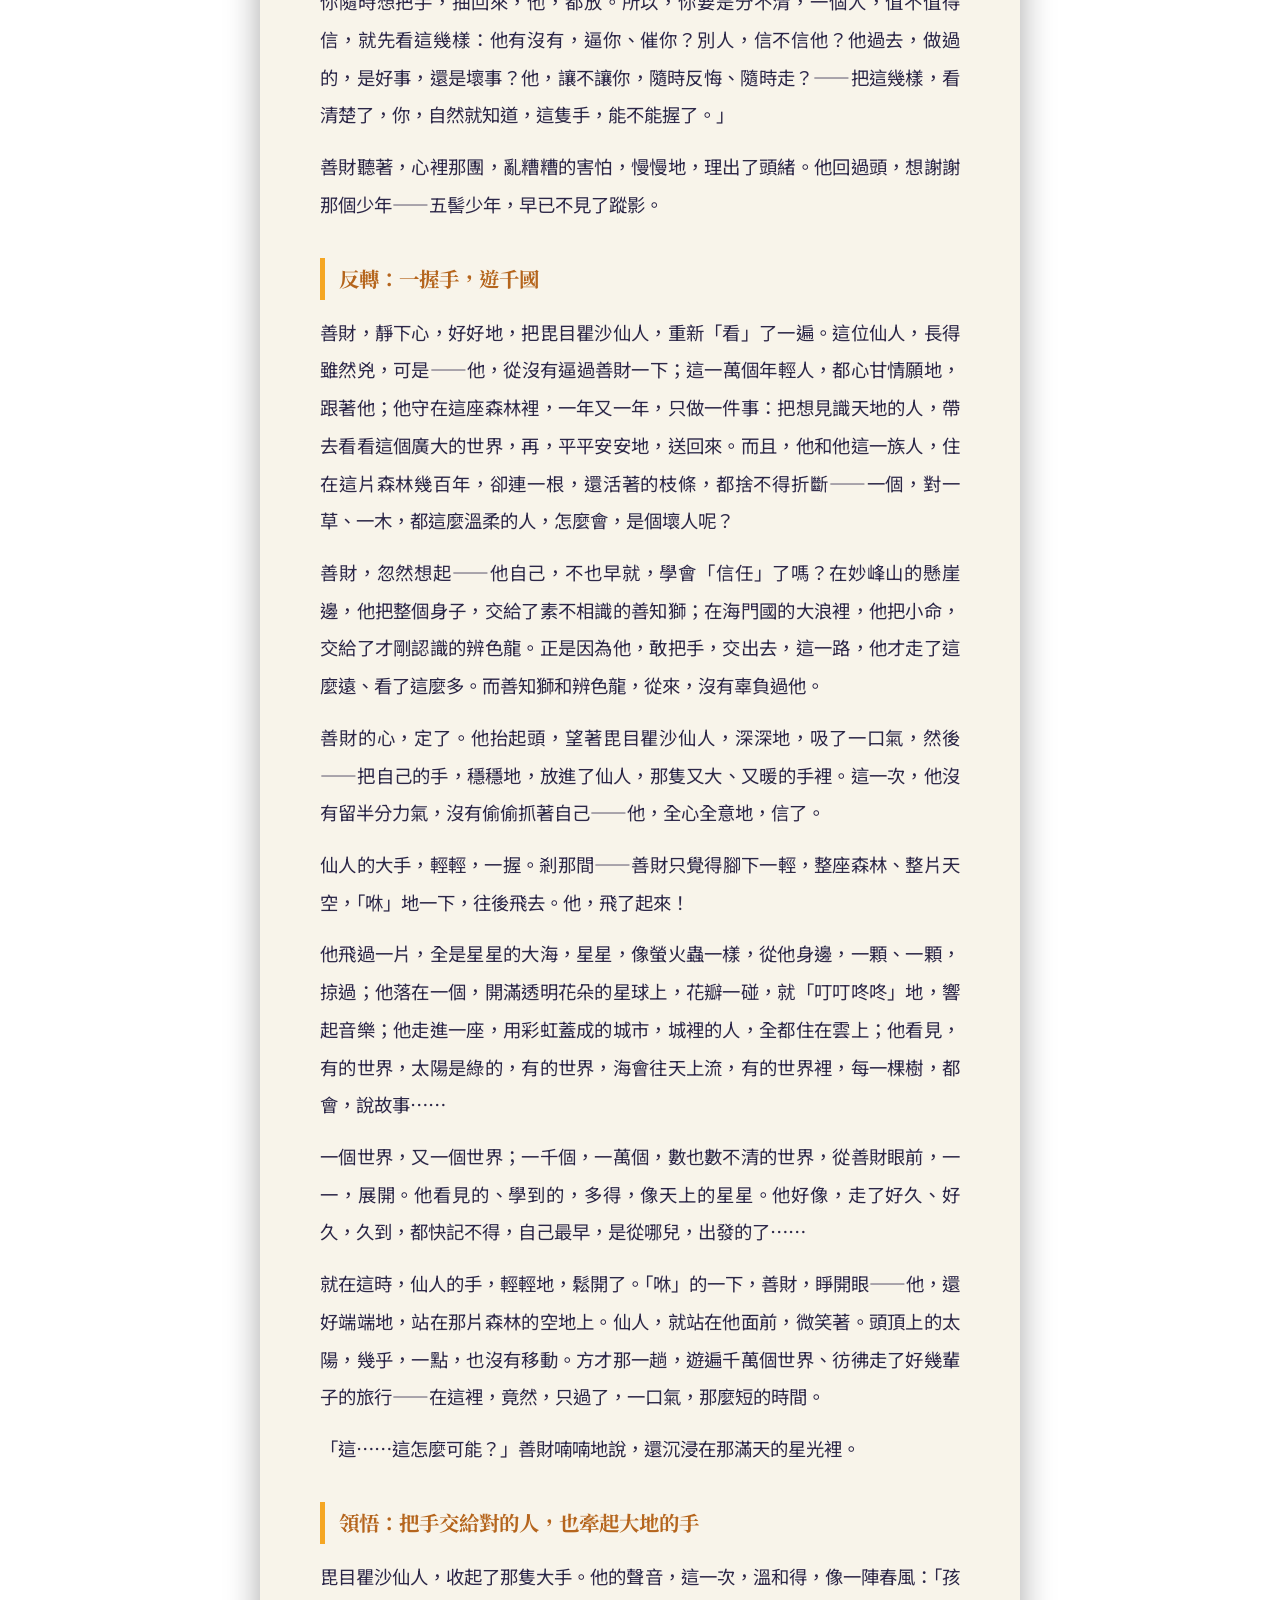
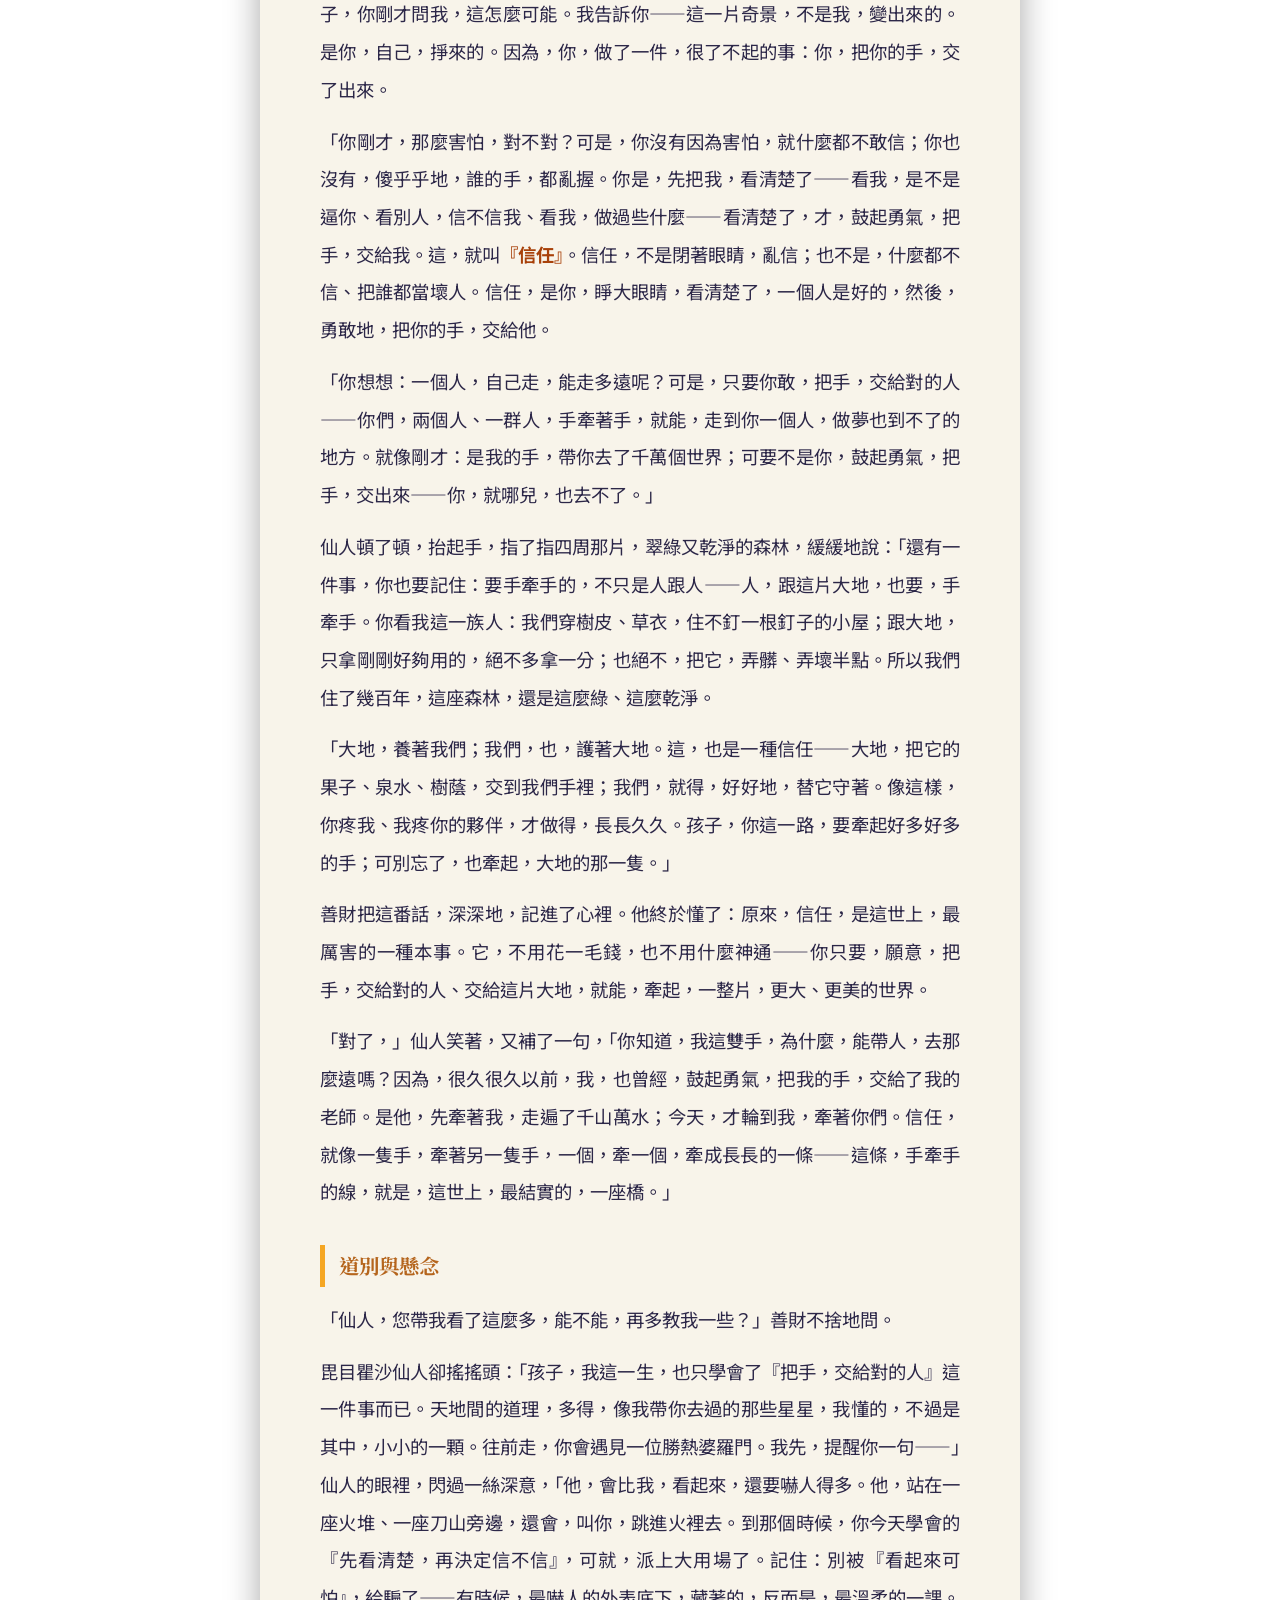
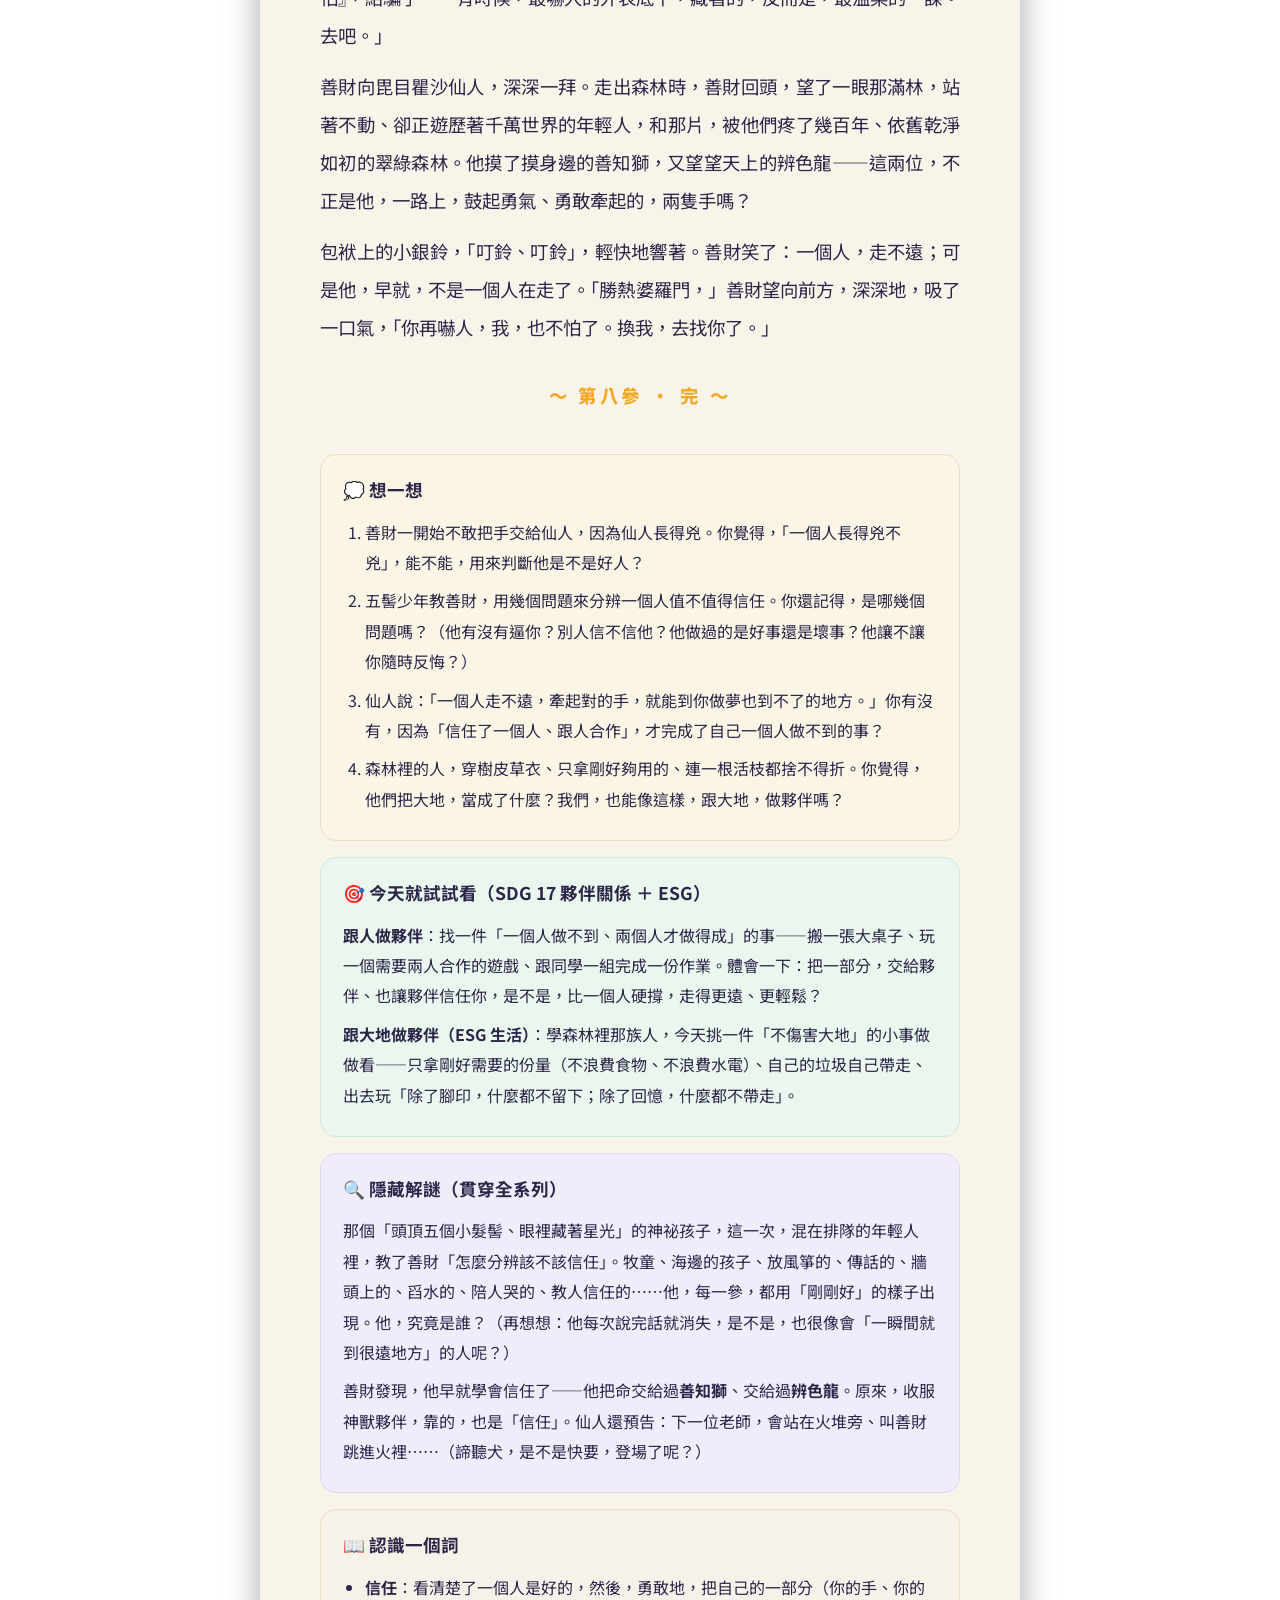
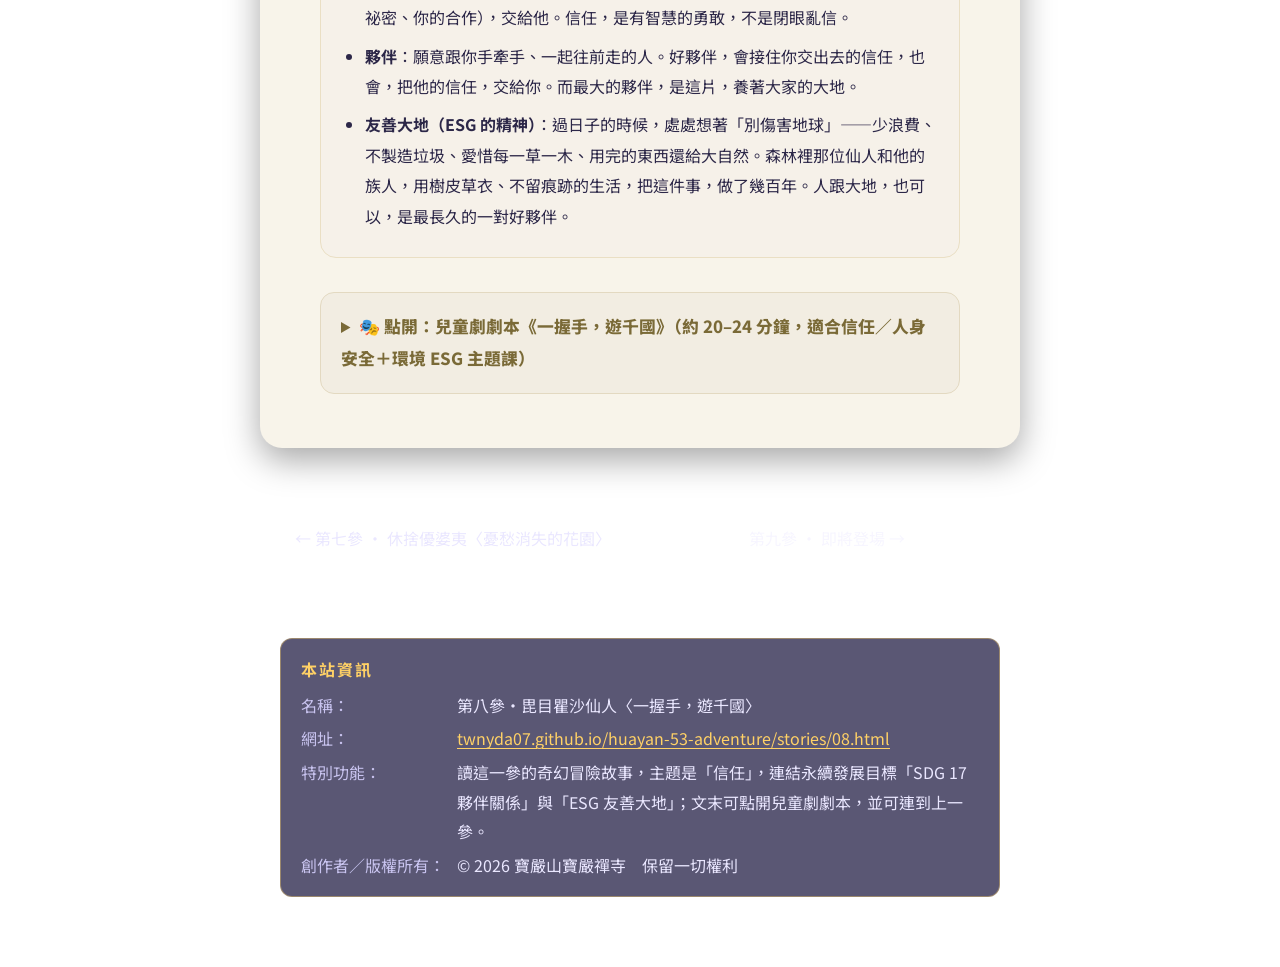
<file: stories/08.html>
<!DOCTYPE html>
<html lang="zh-Hant">
<head>
  <meta charset="UTF-8" />
  <meta name="viewport" content="width=device-width, initial-scale=1.0" />
  <title>第八參 ‧ 毘目瞿沙仙人〈一握手，遊千國〉</title>
  <meta name="description" content="善財童子五十三參第八參：毘目瞿沙仙人〈一握手，遊千國〉。主題：信任。SDG 17 夥伴關係，並融入 ESG／友善大地。" />
  <link rel="preconnect" href="https://fonts.googleapis.com" />
  <link rel="preconnect" href="https://fonts.gstatic.com" crossorigin />
  <link href="https://fonts.googleapis.com/css2?family=Noto+Sans+TC:wght@400;500;700;900&family=Noto+Serif+TC:wght@600;700;900&display=swap" rel="stylesheet" />
  <link rel="stylesheet" href="../assets/style.css" />
<style>
  /* 本站資訊（寶嚴禪寺所有開發一律附） */
  .siteinfo{position:relative; z-index:1; margin:0 auto 70px; width:calc(100% - 32px); max-width:720px; text-align:left; font-size:16px; line-height:1.85;
    color:#eae7ff; background:rgba(20,16,58,.7); border:1px solid rgba(255,209,102,.4); border-radius:12px; padding:16px 20px;}
  .siteinfo .si-h{color:var(--gold); font-weight:700; letter-spacing:.12em; margin-bottom:6px;}
  .siteinfo dl{display:grid; grid-template-columns:max-content 1fr; gap:4px 12px; margin:0;}
  .siteinfo dt{color:#c9c4f0; white-space:nowrap;}
  .siteinfo dd{margin:0; word-break:break-word;}
  .siteinfo a{color:var(--gold); text-decoration:underline; text-underline-offset:3px; display:inline-block; padding:6px 0; margin:-6px 0;}
  @media(max-width:420px){ .siteinfo dl{grid-template-columns:1fr; gap:0;} .siteinfo dd{margin-bottom:6px;} }
</style>
</head>
<body>
  <div class="reader-top">
    <a class="back" href="../index.html">← 回旅程地圖</a>
    <span class="back">第 8 / 53 參</span>
  </div>

  <article class="paper">
    <header class="story-head">
      <div class="no">第 八 參 ‧ 毘目瞿沙仙人</div>
      <h1>一握手，遊千國</h1>
      <div class="chips">
        <span class="chip theme-chip">🤝 信任</span>
        <span class="chip" style="background:#19486A;color:#fff">SDG 17 夥伴關係</span>
        <span class="chip" style="background:#56C02B;color:#fff">ESG 友善大地</span>
      </div>
    </header>

    <div class="story">
      <h2 class="scene">開場：站著不動，卻去了好遠</h2>
      <p>善財別了休捨優婆夷，往山林裡走去。走進一片古老的大森林，他看見了一幅，很奇怪的景象。</p>
      <p>森林中央的空地上，站著好多好多年輕人——密密麻麻，一眼望不到邊。奇怪的是，他們一個個，都站得直挺挺的，閉著眼睛，臉上，帶著又驚又喜、又陶醉的笑，像是，正看著全世界最美的東西。可是他們的身子，明明，一動，也沒有動。</p>
      <p>善財好奇地，走到一個少年身邊，輕輕碰了碰他。那少年這才「啊」地一聲，睜開眼睛，回過神來，滿臉，還是不敢相信：「我……我剛剛，是不是，飛過了一片，全是星星的大海？我還看見，好多好多，從來沒見過的世界……」</p>
      <p>「你剛剛，一直站在這兒沒動啊。」善財說。</p>
      <p>「怎麼可能！」少年瞪大了眼睛，「我明明，去了好遠好遠的地方，走了好久好久……」他抬頭看看天上的太陽，卻愣住了——那太陽，幾乎，一點也沒有移動。他這一趟「好久好久」的旅行，在這座森林裡，竟然，只過了，一眨眼。</p>
      <p>善財一邊納悶，一邊，打量起這座森林，和森林裡的人。他這才發現，這裡的人，過著一種，他從沒見過的日子——他們身上穿的，不是綾羅綢緞，而是，用樹皮和草葉，細細編成的衣裳；樸素，卻乾淨。他們住的，是就著大樹和藤蔓，輕輕搭起來的小屋，連一根釘子，也沒有用。他們渴了，就掬一捧山泉；餓了，只撿地上落下的果子，從不去折斷，一根還在生長的枝條。走路的時候，遇見一叢小草，都要繞著走，捨不得踩壞。</p>
      <p>這座森林，被他們，住了幾百年，卻，翠綠、乾淨得，像是從來，沒有人來過一樣。善財心裡「咚咚」直跳。他明白了：能教出這麼一群，把整座大地，都疼在心上的人的——這森林裡，一定，藏著一位，了不起的高人。</p>

      <h2 class="scene">相遇：一位兇巴巴的仙人</h2>
      <p>善財循著人群，找到了這座森林的主人——毘目瞿沙仙人。善財本以為，能帶人「遊遍千萬個世界」的仙人，一定是個仙風道骨、笑容可掬的老爺爺。可是，眼前這位仙人，卻長得——有點嚇人。</p>
      <p>他個子高得，像一座塔；一頭灰白的長髮，亂蓬蓬地，披在肩上；身上，也只披著一件，和弟子們一樣的、粗樸的樹皮草衣；一雙眼睛，像燒著火似的，又亮、又銳；他一開口，聲音，就像打雷一樣，「轟隆隆」的，震得樹葉，都直發抖。</p>
      <p>「孩子，」仙人低下頭，望著小小的善財，緩緩地，伸出了他那隻，又大、又粗糙的手，「你，也想見識，天地間的奇景嗎？想的話——把你的手，交給我。」</p>
      <p>善財看著那隻，朝自己伸過來的大手，心裡，「咚」地一下，猶豫了。一個聲音，在他心裡，冒了出來：「他長得這麼兇……會不會，是壞人？我要是把手，交給他，萬一，他把我拐走、害我，怎麼辦？」善財，下意識地，把手，往身後，藏了藏。</p>

      <h2 class="scene">第一個難題：不敢交出去的手</h2>
      <p>奇怪的是，仙人看見善財往後縮，並沒有生氣，也沒有伸手去硬拉他。他只是，靜靜地，把那隻大手，收了回去，溫和地說：「不勉強。你什麼時候想好了，我的手，都在這兒。」</p>
      <p>善財站在原地，心裡，七上八下。他看見，一個又一個年輕人，鼓起勇氣，把手，放進了仙人的大手裡。仙人的手一握，那些人，就閉上眼睛、露出陶醉的笑，「去」了。過一會兒，仙人的手一鬆，他們就「回來」了，個個又驚又喜，直嚷嚷：「太不可思議了！」「我看見了，整個宇宙！」</p>
      <p>善財也好想去。可是，每一次，他鼓起勇氣，正要把手，伸出去——那個「萬一他是壞人呢？」的念頭，就又「呼」地一下，冒了上來，把他的手，硬生生地，拉了回來。善財急得，眼眶都紅了：我到底，該不該，相信他呢？</p>

      <h2 class="scene">曲折：五髻少年——怎麼分辨</h2>
      <p>就在善財左右為難的時候，身邊一個，正排著隊、等著握手的少年，轉過頭來，對他，笑了笑。那少年的頭頂上，梳著五個小小的髮髻；一雙眼睛，亮晶晶的，像藏著星光。善財心裡一動——是他！</p>
      <p>「你在怕，對不對？」五髻少年輕聲說，「怕把手交出去，會被騙。」善財老老實實地，點了點頭。</p>
      <p>「這樣怕，其實，是對的。」五髻少年認真地說，「手，本來就不能，隨隨便便，交給任何人。這世上，是有一些人，想騙你的手，好把你，帶去不好的地方。這種人的手，你千萬，不能握。可是呀，」他話鋒一轉，「怕歸怕，你有沒有，好好地，靜下心，看清楚——毘目瞿沙仙人，到底，是個什麼樣的人呢？」</p>
      <p>他指了指四周，那一萬個閉著眼、正在「旅行」的年輕人，又指了指那片，被他們疼了幾百年、卻依舊翠綠乾淨的森林：「你看，這麼多人，都願意把手，交給他——他們，會全都，看走眼嗎？你再想想，剛才你往後縮的時候，他，有沒有，硬拉你、逼你？一個把整座森林、連一根小草都疼得這麼細的人，會是壞人嗎？」</p>
      <p>善財搖搖頭。仙人，一點也沒有勉強他。</p>
      <p>「這就對了。」五髻少年說，「真心想幫你的人，跟想害你的人，握起手來，是不一樣的——想害你的人，會催你、騙你、不准你反悔，還會偷偷跟你說『這是我們的祕密，別告訴別人喔』；可是真心的人，不會逼你，會讓你，自己決定，而且你隨時想把手，抽回來，他，都放。所以，你要是分不清，一個人，值不值得信，就先看這幾樣：他有沒有，逼你、催你？別人，信不信他？他過去，做過的，是好事，還是壞事？他，讓不讓你，隨時反悔、隨時走？——把這幾樣，看清楚了，你，自然就知道，這隻手，能不能握了。」</p>
      <p>善財聽著，心裡那團，亂糟糟的害怕，慢慢地，理出了頭緒。他回過頭，想謝謝那個少年——五髻少年，早已不見了蹤影。</p>

      <h2 class="scene">反轉：一握手，遊千國</h2>
      <p>善財，靜下心，好好地，把毘目瞿沙仙人，重新「看」了一遍。這位仙人，長得雖然兇，可是——他，從沒有逼過善財一下；這一萬個年輕人，都心甘情願地，跟著他；他守在這座森林裡，一年又一年，只做一件事：把想見識天地的人，帶去看看這個廣大的世界，再，平平安安地，送回來。而且，他和他這一族人，住在這片森林幾百年，卻連一根，還活著的枝條，都捨不得折斷——一個，對一草、一木，都這麼溫柔的人，怎麼會，是個壞人呢？</p>
      <p>善財，忽然想起——他自己，不也早就，學會「信任」了嗎？在妙峰山的懸崖邊，他把整個身子，交給了素不相識的善知獅；在海門國的大浪裡，他把小命，交給了才剛認識的辨色龍。正是因為他，敢把手，交出去，這一路，他才走了這麼遠、看了這麼多。而善知獅和辨色龍，從來，沒有辜負過他。</p>
      <p>善財的心，定了。他抬起頭，望著毘目瞿沙仙人，深深地，吸了一口氣，然後——把自己的手，穩穩地，放進了仙人，那隻又大、又暖的手裡。這一次，他沒有留半分力氣，沒有偷偷抓著自己——他，全心全意地，信了。</p>
      <p>仙人的大手，輕輕，一握。剎那間——善財只覺得腳下一輕，整座森林、整片天空，「咻」地一下，往後飛去。他，飛了起來！</p>
      <p>他飛過一片，全是星星的大海，星星，像螢火蟲一樣，從他身邊，一顆、一顆，掠過；他落在一個，開滿透明花朵的星球上，花瓣一碰，就「叮叮咚咚」地，響起音樂；他走進一座，用彩虹蓋成的城市，城裡的人，全都住在雲上；他看見，有的世界，太陽是綠的，有的世界，海會往天上流，有的世界裡，每一棵樹，都會，說故事……</p>
      <p>一個世界，又一個世界；一千個，一萬個，數也數不清的世界，從善財眼前，一一，展開。他看見的、學到的，多得，像天上的星星。他好像，走了好久、好久，久到，都快記不得，自己最早，是從哪兒，出發的了……</p>
      <p>就在這時，仙人的手，輕輕地，鬆開了。「咻」的一下，善財，睜開眼——他，還好端端地，站在那片森林的空地上。仙人，就站在他面前，微笑著。頭頂上的太陽，幾乎，一點，也沒有移動。方才那一趟，遊遍千萬個世界、彷彿走了好幾輩子的旅行——在這裡，竟然，只過了，一口氣，那麼短的時間。</p>
      <p>「這……這怎麼可能？」善財喃喃地說，還沉浸在那滿天的星光裡。</p>

      <h2 class="scene">領悟：把手交給對的人，也牽起大地的手</h2>
      <p>毘目瞿沙仙人，收起了那隻大手。他的聲音，這一次，溫和得，像一陣春風：「孩子，你剛才問我，這怎麼可能。我告訴你——這一片奇景，不是我，變出來的。是你，自己，掙來的。因為，你，做了一件，很了不起的事：你，把你的手，交了出來。</p>
      <p>「你剛才，那麼害怕，對不對？可是，你沒有因為害怕，就什麼都不敢信；你也沒有，傻乎乎地，誰的手，都亂握。你是，先把我，看清楚了——看我，是不是逼你、看別人，信不信我、看我，做過些什麼——看清楚了，才，鼓起勇氣，把手，交給我。這，就叫<strong>『信任』</strong>。信任，不是閉著眼睛，亂信；也不是，什麼都不信、把誰都當壞人。信任，是你，睜大眼睛，看清楚了，一個人是好的，然後，勇敢地，把你的手，交給他。</p>
      <p>「你想想：一個人，自己走，能走多遠呢？可是，只要你敢，把手，交給對的人——你們，兩個人、一群人，手牽著手，就能，走到你一個人，做夢也到不了的地方。就像剛才：是我的手，帶你去了千萬個世界；可要不是你，鼓起勇氣，把手，交出來——你，就哪兒，也去不了。」</p>
      <p>仙人頓了頓，抬起手，指了指四周那片，翠綠又乾淨的森林，緩緩地說：「還有一件事，你也要記住：要手牽手的，不只是人跟人——人，跟這片大地，也要，手牽手。你看我這一族人：我們穿樹皮、草衣，住不釘一根釘子的小屋；跟大地，只拿剛剛好夠用的，絕不多拿一分；也絕不，把它，弄髒、弄壞半點。所以我們住了幾百年，這座森林，還是這麼綠、這麼乾淨。</p>
      <p>「大地，養著我們；我們，也，護著大地。這，也是一種信任——大地，把它的果子、泉水、樹蔭，交到我們手裡；我們，就得，好好地，替它守著。像這樣，你疼我、我疼你的夥伴，才做得，長長久久。孩子，你這一路，要牽起好多好多的手；可別忘了，也牽起，大地的那一隻。」</p>
      <p>善財把這番話，深深地，記進了心裡。他終於懂了：原來，信任，是這世上，最厲害的一種本事。它，不用花一毛錢，也不用什麼神通——你只要，願意，把手，交給對的人、交給這片大地，就能，牽起，一整片，更大、更美的世界。</p>
      <p>「對了，」仙人笑著，又補了一句，「你知道，我這雙手，為什麼，能帶人，去那麼遠嗎？因為，很久很久以前，我，也曾經，鼓起勇氣，把我的手，交給了我的老師。是他，先牽著我，走遍了千山萬水；今天，才輪到我，牽著你們。信任，就像一隻手，牽著另一隻手，一個，牽一個，牽成長長的一條——這條，手牽手的線，就是，這世上，最結實的，一座橋。」</p>

      <h2 class="scene">道別與懸念</h2>
      <p>「仙人，您帶我看了這麼多，能不能，再多教我一些？」善財不捨地問。</p>
      <p>毘目瞿沙仙人卻搖搖頭：「孩子，我這一生，也只學會了『把手，交給對的人』這一件事而已。天地間的道理，多得，像我帶你去過的那些星星，我懂的，不過是其中，小小的一顆。往前走，你會遇見一位勝熱婆羅門。我先，提醒你一句——」仙人的眼裡，閃過一絲深意，「他，會比我，看起來，還要嚇人得多。他，站在一座火堆、一座刀山旁邊，還會，叫你，跳進火裡去。到那個時候，你今天學會的『先看清楚，再決定信不信』，可就，派上大用場了。記住：別被『看起來可怕』，給騙了——有時候，最嚇人的外表底下，藏著的，反而是，最溫柔的一課。去吧。」</p>
      <p>善財向毘目瞿沙仙人，深深一拜。走出森林時，善財回頭，望了一眼那滿林，站著不動、卻正遊歷著千萬世界的年輕人，和那片，被他們疼了幾百年、依舊乾淨如初的翠綠森林。他摸了摸身邊的善知獅，又望望天上的辨色龍——這兩位，不正是他，一路上，鼓起勇氣、勇敢牽起的，兩隻手嗎？</p>
      <p>包袱上的小銀鈴，「叮鈴、叮鈴」，輕快地響著。善財笑了：一個人，走不遠；可是他，早就，不是一個人在走了。「勝熱婆羅門，」善財望向前方，深深地，吸了一口氣，「你再嚇人，我，也不怕了。換我，去找你了。」</p>

      <p class="end-mark">～ 第八參 ‧ 完 ～</p>
    </div>

    <!-- 尾聲小卡 -->
    <div class="endcard">
      <div class="card think">
        <h3>💭 想一想</h3>
        <ol>
          <li>善財一開始不敢把手交給仙人，因為仙人長得兇。你覺得，「一個人長得兇不兇」，能不能，用來判斷他是不是好人？</li>
          <li>五髻少年教善財，用幾個問題來分辨一個人值不值得信任。你還記得，是哪幾個問題嗎？（他有沒有逼你？別人信不信他？他做過的是好事還是壞事？他讓不讓你隨時反悔？）</li>
          <li>仙人說：「一個人走不遠，牽起對的手，就能到你做夢也到不了的地方。」你有沒有，因為「信任了一個人、跟人合作」，才完成了自己一個人做不到的事？</li>
          <li>森林裡的人，穿樹皮草衣、只拿剛好夠用的、連一根活枝都捨不得折。你覺得，他們把大地，當成了什麼？我們，也能像這樣，跟大地，做夥伴嗎？</li>
        </ol>
      </div>
      <div class="card action">
        <h3>🎯 今天就試試看（SDG 17 夥伴關係 ＋ ESG）</h3>
        <p><strong>跟人做夥伴</strong>：找一件「一個人做不到、兩個人才做得成」的事——搬一張大桌子、玩一個需要兩人合作的遊戲、跟同學一組完成一份作業。體會一下：把一部分，交給夥伴、也讓夥伴信任你，是不是，比一個人硬撐，走得更遠、更輕鬆？</p>
        <p><strong>跟大地做夥伴（ESG 生活）</strong>：學森林裡那族人，今天挑一件「不傷害大地」的小事做做看——只拿剛好需要的份量（不浪費食物、不浪費水電）、自己的垃圾自己帶走、出去玩「除了腳印，什麼都不留下；除了回憶，什麼都不帶走」。</p>
      </div>
      <div class="card secret">
        <h3>🔍 隱藏解謎（貫穿全系列）</h3>
        <p>那個「頭頂五個小髮髻、眼裡藏著星光」的神祕孩子，這一次，混在排隊的年輕人裡，教了善財「怎麼分辨該不該信任」。牧童、海邊的孩子、放風箏的、傳話的、牆頭上的、舀水的、陪人哭的、教人信任的……他，每一參，都用「剛剛好」的樣子出現。他，究竟是誰？（再想想：他每次說完話就消失，是不是，也很像會「一瞬間就到很遠地方」的人呢？）</p>
        <p>善財發現，他早就學會信任了——他把命交給過<strong>善知獅</strong>、交給過<strong>辨色龍</strong>。原來，收服神獸夥伴，靠的，也是「信任」。仙人還預告：下一位老師，會站在火堆旁、叫善財跳進火裡……（諦聽犬，是不是快要，登場了呢？）</p>
      </div>
      <div class="card words">
        <h3>📖 認識一個詞</h3>
        <ul>
          <li><strong>信任</strong>：看清楚了一個人是好的，然後，勇敢地，把自己的一部分（你的手、你的祕密、你的合作），交給他。信任，是有智慧的勇敢，不是閉眼亂信。</li>
          <li><strong>夥伴</strong>：願意跟你手牽手、一起往前走的人。好夥伴，會接住你交出去的信任，也會，把他的信任，交給你。而最大的夥伴，是這片，養著大家的大地。</li>
          <li><strong>友善大地（ESG 的精神）</strong>：過日子的時候，處處想著「別傷害地球」——少浪費、不製造垃圾、愛惜每一草一木、用完的東西還給大自然。森林裡那位仙人和他的族人，用樹皮草衣、不留痕跡的生活，把這件事，做了幾百年。人跟大地，也可以，是最長久的一對好夥伴。</li>
        </ul>
      </div>
    </div>

    <!-- 劇本 -->
    <details class="drama">
      <summary>🎭 點開：兒童劇劇本《一握手，遊千國》（約 20–24 分鐘，適合信任／人身安全＋環境 ESG 主題課）</summary>
      <h4>角色</h4>
      <p>說書人、善財、毘目瞿沙仙人（高大、長髮、聲如雷、外表兇、內心最溫柔；身著樹皮草衣）、年輕弟子們（站著不動、閉眼「旅行」的一群人；皆著樹皮草衣、過著不傷大地的生活）、五髻少年（這次混在排隊弟子裡，教善財「怎麼分辨該不該信任」）、善知獅／辨色龍（隱形夥伴，點出善財早已學會信任牠們）。</p>
      <h4>舞台與道具</h4>
      <p><strong>服裝（重點）</strong>：仙人與弟子皆穿樹皮、草葉編成的樸素衣裳，舞台以大量綠意、藤蔓、原木呈現「與森林融為一體、不傷大地」的 ESG 生活，角落可擺一間「不用釘子、藤蔓搭成」的小屋。道具：仙人的大手套、星星／彩虹／透明花等奇景布景或投影、小銀鈴。關鍵手法：開場安排弟子撿落果、掬山泉、繞草而行，一眼看見「只取剛好、不傷大地」；弟子群閉眼微笑身體不動、被碰才「醒來」驚呼去了好遠而太陽沒動；善財每次要伸手就被「怕怕的念頭」拉回；握手後全場燈暗→星海／彩虹城／奇景輪番亮起→燈亮回原地太陽沒動。</p>
      <h4>分場</h4>
      <p><strong>第一幕｜森林裡的怪事</strong>：善財走進森林，看見弟子們穿樹皮草衣、只撿落果、繞草而行；一群人站著不動卻「旅行」，碰醒一人，對方驚呼去了好遠、太陽卻沒動。</p>
      <p><strong>第二幕｜兇巴巴的仙人</strong>：外表兇、也披樹皮草衣的仙人伸出大手「把手交給我」；善財冒出「他會不會是壞人」，把手藏到背後。</p>
      <p><strong>第三幕｜不敢交出去的手</strong>：仙人不逼不拉、收回手；善財看別人一個個握手「旅行」，自己卻一次次被害怕拉回手。💡互動：說書人問觀眾「陌生人的手，可以隨便握嗎？要先看清楚什麼？」</p>
      <p><strong>第四幕｜怎麼分辨</strong>：五髻少年教善財四個分辨的問題（有沒有逼你、別人信不信、做過好事壞事、讓不讓你反悔），並點出「一個連小草都疼的人，怎會是壞人」，隨即消失。</p>
      <p><strong>第五幕｜一握手，遊千國</strong>：善財看清仙人可信、又想起自己早已信任善知獅辨色龍，鼓起勇氣全心把手交出——星海、彩虹城、奇景輪番展開；鬆手回來，太陽沒動。💡互動：邀兩位小觀眾上台「手牽手」，一起完成一件一個人做不到的小任務。</p>
      <p><strong>第六幕｜把手交給對的人，也牽起大地的手</strong>：仙人道出「信任不是亂信也不是都不信，是看清楚了才勇敢把手交給對的人」，並延伸「要牽手的不只是人跟人——人跟大地也要手牽手；我們只取剛好、不傷大地，住了幾百年森林仍乾淨如初」。</p>
      <p><strong>第七幕｜道別</strong>：仙人預告下一站勝熱婆羅門「比我更嚇人、會叫你跳火」，提醒「別被可怕的外表騙了」；善財帶著勇氣往前走。全體與觀眾齊唱主題口訣。</p>
      <h4>主題口訣（謝幕齊唱）</h4>
      <p>🎵「看清楚，再決定，手不能亂交；可是遇見對的人，就勇敢牽起來——你牽我，我牽你，也牽起大地的手，一起走到好遠好遠、好綠好綠的地方！」</p>
    </details>
  </article>

  <nav class="pager">
    <a href="07.html">← 第七參 ‧ 休捨優婆夷〈憂愁消失的花園〉</a>
    <span class="disabled">第九參 ‧ 即將登場 →</span>
  </nav>

  <section class="siteinfo" aria-label="本站資訊">
    <div class="si-h">本站資訊</div>
    <dl>
      <dt>名稱：</dt><dd>第八參・毘目瞿沙仙人〈一握手，遊千國〉</dd>
      <dt>網址：</dt><dd><a href="https://twnyda07.github.io/huayan-53-adventure/stories/08.html">twnyda07.github.io/huayan-53-adventure/stories/08.html</a></dd>
      <dt>特別功能：</dt><dd>讀這一參的奇幻冒險故事，主題是「信任」，連結永續發展目標「SDG 17 夥伴關係」與「ESG 友善大地」；文末可點開兒童劇劇本，並可連到上一參。</dd>
      <dt>創作者／版權所有：</dt><dd>© 2026 寶嚴山寶嚴禪寺　保留一切權利</dd>
    </dl>
  </section>

  <button class="to-top" id="toTop" aria-label="回到頂端">↑</button>
  <script>
    var btn = document.getElementById('toTop');
    window.addEventListener('scroll', function () {
      btn.classList.toggle('show', window.scrollY > 500);
    });
    btn.addEventListener('click', function () { window.scrollTo({ top: 0, behavior: 'smooth' }); });
  </script>
</body>
</html>
</file>
<file: assets/style.css>
/* ============================================================
   《善財童子五十三參 ‧ 奇幻冒險》網站樣式
   配色：靛藍夜空 + 金光 + 玉綠；雲霧與星光母題
   ============================================================ */

:root {
  --night:   #14103a;
  --night-2: #221a5c;
  --night-3: #2f2578;
  --gold:    #ffd166;
  --gold-2:  #f5a623;
  --jade:    #4fd1a5;
  --cloud:   #f8f4ea;   /* 閱讀紙面 */
  --ink:     #2c2748;   /* 閱讀文字 */
  --ink-soft:#5a5478;
  --star:    rgba(255,255,255,.85);
  --radius:  18px;
  --shadow:  0 12px 34px rgba(0,0,0,.35);
}

* { box-sizing: border-box; }

html { scroll-behavior: smooth; }

body {
  margin: 0;
  font-family: "Noto Sans TC", "PingFang TC", "Microsoft JhengHei", "Heiti TC", sans-serif;
  color: #eae7ff;
  line-height: 1.9;
  background:
    radial-gradient(1200px 700px at 15% -5%, #3a2f8f 0%, transparent 60%),
    radial-gradient(900px 600px at 95% 10%, #4a2f7a 0%, transparent 55%),
    radial-gradient(1000px 800px at 50% 120%, #0e2a4a 0%, transparent 60%),
    linear-gradient(180deg, var(--night) 0%, var(--night-2) 45%, #171246 100%);
  background-attachment: fixed;
  min-height: 100vh;
  -webkit-font-smoothing: antialiased;
}

/* 星點背景 */
body::before {
  content: "";
  position: fixed;
  inset: 0;
  pointer-events: none;
  background-image:
    radial-gradient(1.5px 1.5px at 20% 30%, var(--star), transparent),
    radial-gradient(1.5px 1.5px at 70% 20%, var(--star), transparent),
    radial-gradient(1px 1px at 40% 70%, var(--star), transparent),
    radial-gradient(1.5px 1.5px at 85% 60%, var(--star), transparent),
    radial-gradient(1px 1px at 55% 45%, var(--star), transparent),
    radial-gradient(1px 1px at 10% 85%, var(--star), transparent),
    radial-gradient(1.5px 1.5px at 90% 90%, var(--star), transparent);
  opacity: .5;
  z-index: 0;
}

.wrap { position: relative; z-index: 1; max-width: 1040px; margin: 0 auto; padding: 0 20px; }

a { color: var(--gold); text-decoration: none; }
a:hover { text-decoration: underline; }

/* ---------- 頁首 ---------- */
.site-header {
  position: relative; z-index: 2;
  display: flex; align-items: center; justify-content: space-between;
  padding: 18px 24px; gap: 12px; flex-wrap: wrap;
}
.brand { display: flex; align-items: center; gap: 10px; font-weight: 700; letter-spacing: .04em; }
.brand .logo { font-size: 1.5rem; }
.brand small { display:block; font-weight:400; font-size:.72rem; color:#b9b3e6; letter-spacing:.12em; }
.site-header nav a { color: #d9d5ff; margin-left: 18px; font-size: .95rem; }

/* ---------- Hero ---------- */
.hero { text-align: center; padding: 40px 20px 30px; position: relative; z-index: 1; }
.hero .kicker { color: var(--jade); letter-spacing: .3em; font-size: .8rem; margin-bottom: 14px; }
.hero h1 {
  font-family: "Noto Serif TC", serif;
  font-size: clamp(2.1rem, 6vw, 3.6rem);
  margin: .1em 0 .2em;
  line-height: 1.3;
  background: linear-gradient(120deg, #fff 0%, var(--gold) 55%, var(--gold-2) 100%);
  -webkit-background-clip: text; background-clip: text; color: transparent;
  text-shadow: 0 4px 40px rgba(255,209,102,.25);
}
.hero p.lead { max-width: 620px; margin: 0 auto 26px; color: #d7d3f5; font-size: 1.08rem; }
.hero .cta {
  display: inline-block; padding: 14px 34px; border-radius: 999px;
  background: linear-gradient(120deg, var(--gold), var(--gold-2));
  color: #3a2a00; font-weight: 800; letter-spacing: .05em;
  box-shadow: 0 10px 30px rgba(245,166,35,.35); transition: transform .15s ease, box-shadow .15s ease;
}
.hero .cta:hover { transform: translateY(-2px); text-decoration: none; box-shadow: 0 14px 36px rgba(245,166,35,.5); }
.scroll-hint { margin-top: 26px; color: #9a94cf; font-size: .85rem; animation: bob 2s ease-in-out infinite; }
@keyframes bob { 0%,100%{transform:translateY(0)} 50%{transform:translateY(6px)} }

/* ---------- 一般區塊 ---------- */
section.block { padding: 40px 0; }
.section-title {
  font-family: "Noto Serif TC", serif; font-size: 1.6rem; text-align: center;
  margin: 0 0 8px; color: #fff;
}
.section-title .zh-sub { display:block; font-size:.8rem; color:var(--jade); letter-spacing:.25em; font-weight:400; margin-bottom:6px; }
.section-lead { text-align: center; color: #c9c4ee; max-width: 680px; margin: 0 auto 26px; }

/* ---------- 隱藏線卡片 ---------- */
.secret-grid { display: grid; grid-template-columns: repeat(auto-fit, minmax(260px,1fr)); gap: 18px; }
.secret-card {
  background: rgba(255,255,255,.06); border: 1px solid rgba(255,255,255,.12);
  border-radius: var(--radius); padding: 22px; backdrop-filter: blur(4px);
}
.secret-card .emoji { font-size: 2.2rem; }
.secret-card h3 { margin: 8px 0 6px; color: var(--gold); }
.secret-card p { color: #d3cff2; font-size: .96rem; margin: 0; }

/* ---------- 四大神獸圖鑑 ---------- */
.beast-grid { display: grid; grid-template-columns: repeat(auto-fit, minmax(210px,1fr)); gap: 18px; }
.beast-card {
  position: relative; text-align: center;
  background: rgba(255,255,255,.06); border: 1px solid rgba(255,255,255,.12);
  border-radius: var(--radius); padding: 24px 20px 22px; backdrop-filter: blur(4px);
  transition: transform .15s ease, box-shadow .15s ease, border-color .15s ease;
}
.beast-card.met {
  border-color: rgba(255,209,102,.55);
  box-shadow: 0 0 0 1px rgba(255,209,102,.18), 0 0 26px rgba(255,209,102,.22);
  background: linear-gradient(180deg, rgba(255,209,102,.10), rgba(255,255,255,.05));
}
.beast-card.met:hover { transform: translateY(-4px); box-shadow: 0 0 0 1px rgba(255,209,102,.35), 0 0 34px rgba(255,209,102,.4); }
.beast-card.locked { opacity: .62; filter: grayscale(.5); border-style: dashed; }

.beast-emoji { font-size: 2.8rem; line-height: 1.2; filter: drop-shadow(0 4px 14px rgba(255,209,102,.4)); }
.beast-emoji.locked { filter: none; opacity: .8; }
.beast-name { font-family: "Noto Serif TC", serif; font-size: 1.35rem; color: var(--gold); margin: 8px 0 2px; font-weight: 700; }
.beast-name.locked { color: #9a94cf; letter-spacing: .1em; }
.beast-bodhi { color: #b7b1e8; font-size: .82rem; }
.beast-virtue {
  display: inline-block; margin: 10px 0 2px; padding: 3px 12px; border-radius: 999px;
  font-size: .78rem; font-weight: 700; color: var(--jade);
  background: rgba(79,209,165,.14); border: 1px solid rgba(79,209,165,.4);
}
.beast-desc { color: #d3cff2; font-size: .9rem; line-height: 1.7; margin: 10px 2px 12px; }
.beast-desc.locked { color: #a7a2ce; }
.beast-state { font-size: .78rem; font-weight: 700; padding: 4px 12px; border-radius: 999px; display: inline-block; }
.beast-state.met { background: rgba(255,209,102,.16); color: var(--gold); border: 1px solid rgba(255,209,102,.5); }
.beast-state.locked { background: rgba(255,255,255,.06); color: #b0aad6; border: 1px solid rgba(255,255,255,.18); }

/* ---------- 旅程地圖 ---------- */
.journey { position: relative; margin: 10px 0 20px; padding-left: 8px; }
.journey::before {
  content: ""; position: absolute; left: 27px; top: 8px; bottom: 8px; width: 3px;
  background: linear-gradient(180deg, var(--gold) 0%, var(--jade) 100%); opacity: .4; border-radius: 3px;
}
.stop { position: relative; padding: 12px 0 12px 68px; }
.stop .node {
  position: absolute; left: 6px; top: 14px; width: 44px; height: 44px; border-radius: 50%;
  display: flex; align-items: center; justify-content: center; font-weight: 800; font-size: .95rem;
  background: var(--night-3); border: 2px solid rgba(255,255,255,.25); color: #cfc9ff; z-index: 1;
}
.stop.ready .node {
  background: linear-gradient(135deg, var(--gold), var(--gold-2)); color: #3a2a00;
  border-color: #ffe6a0; box-shadow: 0 0 0 4px rgba(255,209,102,.18), 0 0 22px rgba(255,209,102,.5);
}
.stop-card {
  display: block; background: rgba(255,255,255,.055); border: 1px solid rgba(255,255,255,.1);
  border-radius: 16px; padding: 14px 18px; transition: transform .15s ease, background .15s ease, border-color .15s ease;
}
.stop.ready .stop-card:hover { transform: translateX(4px); background: rgba(255,255,255,.12); border-color: var(--gold); text-decoration: none; }
.stop.coming .stop-card { opacity: .62; }
.stop-card .row1 { display: flex; align-items: baseline; gap: 10px; flex-wrap: wrap; }
.stop-card .teacher { color: #b7b1e8; font-size: .85rem; }
.stop-card .title { font-family: "Noto Serif TC", serif; font-size: 1.22rem; color: #fff; }
.stop.coming .stop-card .title { color: #d7d3f5; }
.stop-card .theme { color: #cfc9f2; font-size: .92rem; margin-top: 2px; }
.stop-card .meta { display: flex; align-items: center; gap: 8px; margin-top: 10px; flex-wrap: wrap; }
.sdg-chip { font-size: .72rem; padding: 3px 10px; border-radius: 999px; color: #fff; font-weight: 700; white-space: nowrap; }
.state-chip { font-size: .72rem; padding: 3px 10px; border-radius: 999px; font-weight: 700; }
.state-chip.ready { background: rgba(79,209,165,.18); color: var(--jade); border: 1px solid rgba(79,209,165,.5); }
.state-chip.coming { background: rgba(255,255,255,.08); color: #b0aad6; border: 1px solid rgba(255,255,255,.18); }

/* ---------- 頁尾 ---------- */
.site-footer { text-align: center; padding: 40px 20px 60px; color: #9a94cf; font-size: .88rem; position: relative; z-index: 1; }
.site-footer .temple { color: var(--gold); font-weight: 700; }

/* ============================================================
   閱讀頁（stories/NN.html）
   ============================================================ */
.reader-top { position: relative; z-index: 2; display: flex; align-items: center; justify-content: space-between; padding: 16px 24px; }
.reader-top .back { color:#d9d5ff; font-size:.95rem; }

.paper {
  position: relative; z-index: 1;
  max-width: 760px; margin: 10px auto 60px; background: var(--cloud); color: var(--ink);
  border-radius: 22px; box-shadow: var(--shadow); padding: 48px clamp(22px, 5vw, 60px) 54px;
}
.story-head { text-align: center; border-bottom: 2px dashed #e0d8c2; padding-bottom: 22px; margin-bottom: 10px; }
.story-head .no { color: var(--gold-2); letter-spacing: .3em; font-weight: 800; font-size: .82rem; }
.story-head h1 { font-family: "Noto Serif TC", serif; font-size: clamp(1.8rem, 5vw, 2.6rem); margin: 8px 0 12px; color: #241f3d; }
.story-head .chips { display: flex; gap: 8px; justify-content: center; flex-wrap: wrap; }
.story-head .chip { font-size: .78rem; padding: 4px 12px; border-radius: 999px; font-weight: 700; }
.chip.theme-chip { background: #efe7d3; color: #7a6a37; }

.story { font-size: 1.15rem; line-height: 2.05; }
.story .scene {
  font-family: "Noto Serif TC", serif; font-size: 1.28rem; color: #b5651d;
  margin: 34px 0 8px; padding-left: 14px; border-left: 5px solid var(--gold-2);
}
.story p { margin: 14px 0; text-align: justify; }
.story p.center { text-align: center; color: var(--ink-soft); }
.story strong { color: #a8410a; }
.story .end-mark { text-align: center; color: var(--gold-2); font-weight: 800; letter-spacing: .2em; margin: 30px 0 6px; }

/* 尾聲小卡 */
.endcard { margin-top: 40px; }
.endcard .card {
  border-radius: 16px; padding: 18px 22px; margin: 16px 0; border: 1px solid #eadfc4;
}
.endcard .card h3 { margin: 0 0 10px; font-size: 1.1rem; display: flex; align-items: center; gap: 8px; }
.card.think   { background: #fbf5e6; }
.card.action  { background: #eaf6ee; border-color:#cfe9d8; }
.card.secret  { background: #f0ecfb; border-color:#e0d8f4; }
.card.words   { background: #f6f1e9; }
.endcard ol, .endcard ul { margin: 6px 0; padding-left: 22px; }
.endcard li { margin: 8px 0; }
.endcard .card p { margin: 8px 0; }

/* 劇本折疊 */
details.drama {
  margin-top: 34px; background: #f2ede2; border: 1px solid #e3d9c1; border-radius: 14px; padding: 4px 20px;
}
details.drama summary { cursor: pointer; font-weight: 800; color: #7a6a37; padding: 14px 0; font-size: 1.05rem; }
details.drama[open] summary { border-bottom: 1px dashed #d8ccaf; }
details.drama .scene { color:#8a5a1a; }
details.drama h4 { margin: 18px 0 6px; color:#5a4a2a; }
details.drama p { margin: 8px 0; }

/* 上下篇導覽 */
.pager { display: flex; justify-content: space-between; gap: 12px; max-width: 760px; margin: 0 auto 70px; padding: 0 12px; }
.pager a, .pager span {
  flex: 1; text-align: center; padding: 14px; border-radius: 14px;
  background: rgba(255,255,255,.08); border: 1px solid rgba(255,255,255,.15); color: #eae7ff;
}
.pager a:hover { background: rgba(255,255,255,.16); text-decoration: none; border-color: var(--gold); }
.pager .disabled { opacity: .4; }

/* 回到頂端 */
.to-top { position: fixed; right: 20px; bottom: 20px; z-index: 5; width: 46px; height: 46px; border-radius: 50%;
  background: linear-gradient(135deg, var(--gold), var(--gold-2)); color:#3a2a00; border:none; font-size:1.2rem;
  cursor:pointer; box-shadow: var(--shadow); display:none; }
.to-top.show { display:block; }

/* ---------- RWD ---------- */
@media (max-width: 560px) {
  .site-header { padding: 14px 16px; }
  .site-header nav a { margin-left: 12px; }
  .paper { padding: 32px 20px 40px; border-radius: 16px; }
  .story { font-size: 1.08rem; line-height: 1.95; }
  .stop { padding-left: 60px; }
  .journey::before { left: 23px; }
  .stop .node { width: 40px; height: 40px; left: 4px; }
}
</file>
